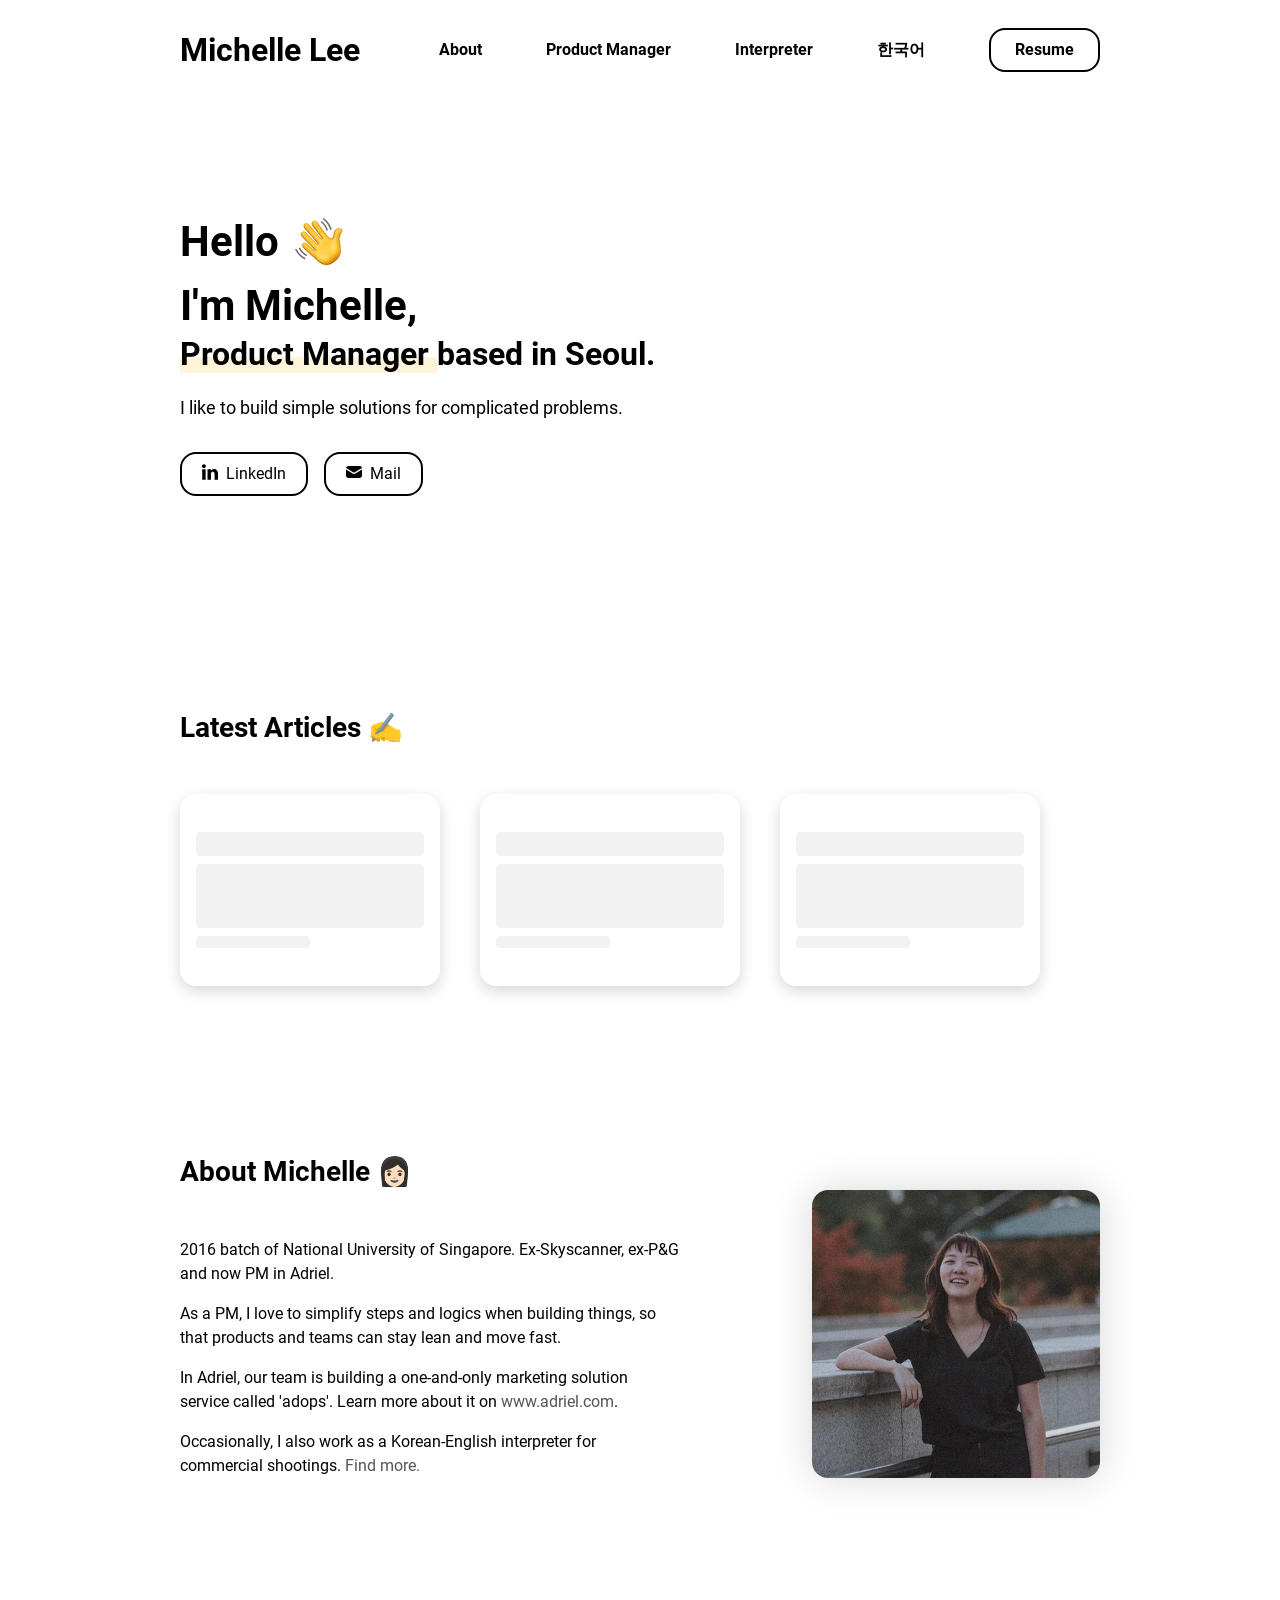
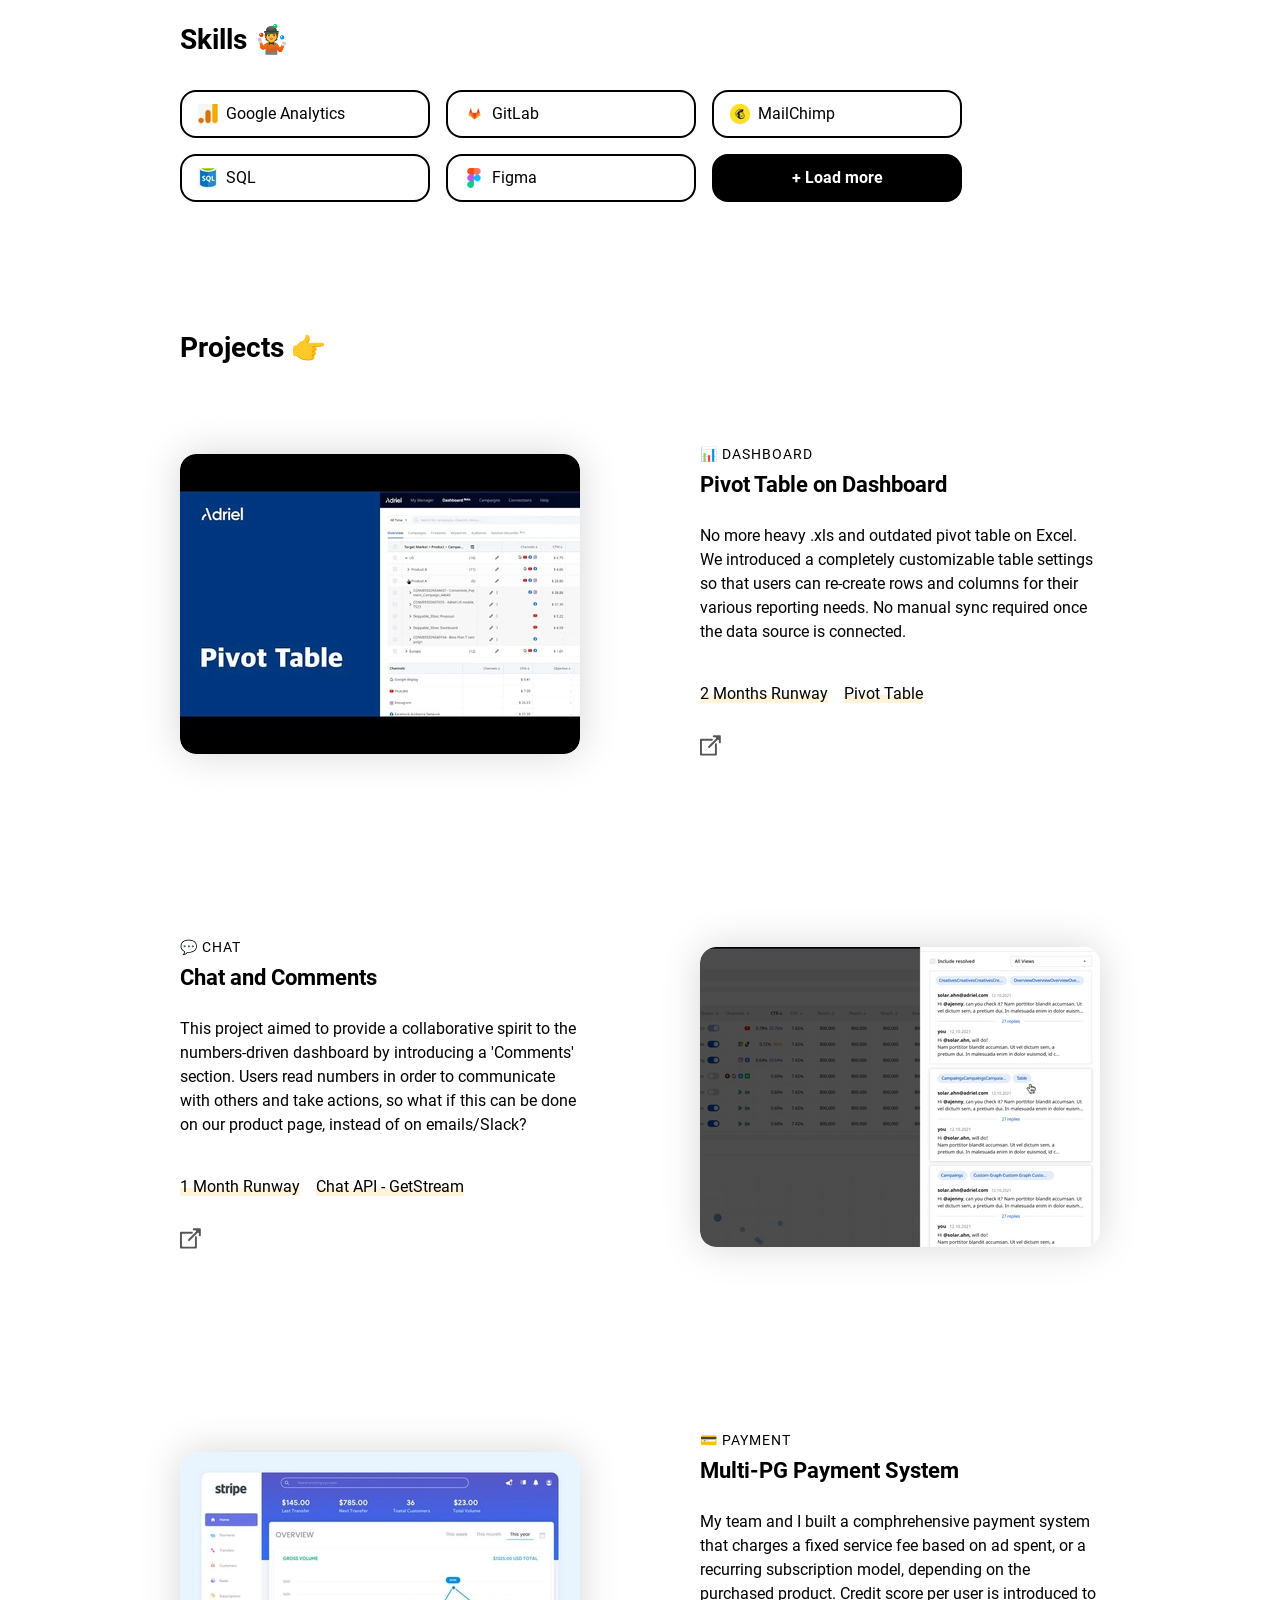
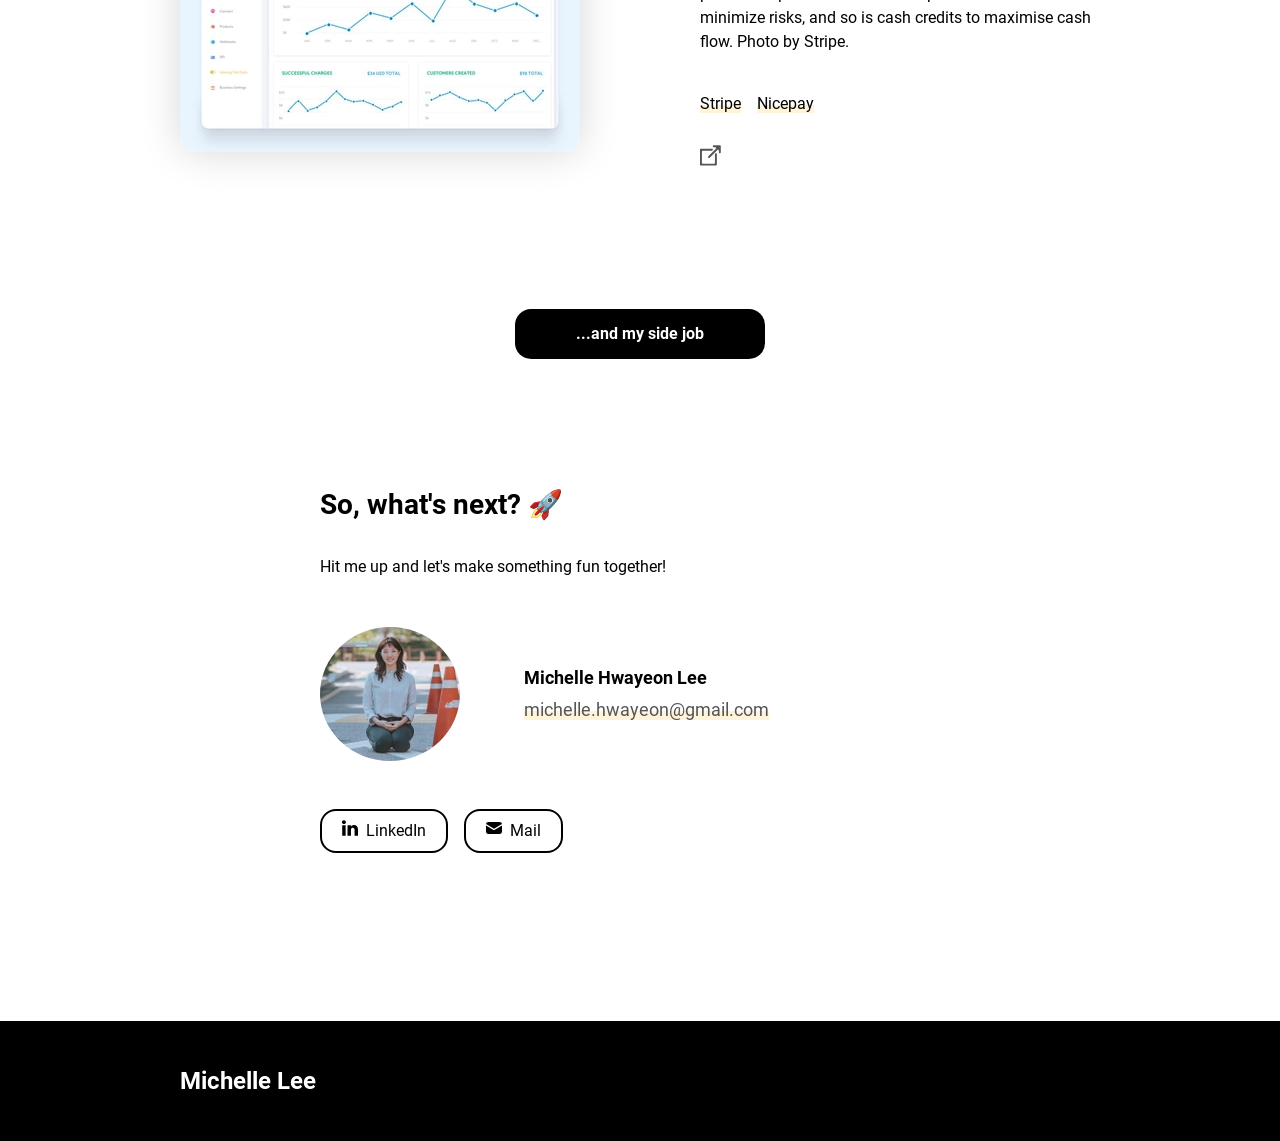
<file: index.html>
<!DOCTYPE html><html lang="en"><head><meta charSet="utf-8"/><meta http-equiv="x-ua-compatible" content="ie=edge"/><meta name="viewport" content="width=device-width, initial-scale=1, shrink-to-fit=no"/><meta name="theme-color" content="#000000"/><meta data-react-helmet="true" property="twitter:description" content="My name is Michelle and I build, scrap and re-build things in tech."/><meta data-react-helmet="true" property="twitter:title" content="Michelle Hwayeon Lee&#x27;s Portfolio"/><meta data-react-helmet="true" property="twitter:creator" content="Michelle Hwayeon Lee"/><meta data-react-helmet="true" property="twitter:card" content="summary"/><meta data-react-helmet="true" property="og:type" content="website"/><meta data-react-helmet="true" property="og:description" content="My name is Michelle and I build, scrap and re-build things in tech."/><meta data-react-helmet="true" property="og:url" content="https://michellehylee.com/"/><meta data-react-helmet="true" property="og:site_name" content="Michelle Hwayeon Lee&#x27;s Portfolio"/><meta data-react-helmet="true" property="og:title" content="Michelle Hwayeon Lee&#x27;s Portfolio"/><meta data-react-helmet="true" name="description" content="My name is Michelle and I build, scrap and re-build things in tech."/><meta name="generator" content="Gatsby 4.6.0"/><style data-href="/styles.53effa7b6a59b20890c6.css" data-identity="gatsby-global-css">@font-face{font-display:swap;font-family:Roboto;font-style:normal;font-weight:400;src:url(/static/roboto-cyrillic-ext-400-normal-493afe7ae8ecfe26880062706f9bc876.woff2) format("woff2"),url(/static/roboto-all-400-normal-376ea5d93f71583052f65de4e0c6a92c.woff) format("woff");unicode-range:U+0460-052f,U+1c80-1c88,U+20b4,U+2de0-2dff,U+a640-a69f,U+fe2e-fe2f}@font-face{font-display:swap;font-family:Roboto;font-style:normal;font-weight:400;src:url([data-uri]) format("woff2"),url(/static/roboto-all-400-normal-376ea5d93f71583052f65de4e0c6a92c.woff) format("woff");unicode-range:U+0400-045f,U+0490-0491,U+04b0-04b1,U+2116}@font-face{font-display:swap;font-family:Roboto;font-style:normal;font-weight:400;src:url([data-uri]) format("woff2"),url(/static/roboto-all-400-normal-376ea5d93f71583052f65de4e0c6a92c.woff) format("woff");unicode-range:U+1f??}@font-face{font-display:swap;font-family:Roboto;font-style:normal;font-weight:400;src:url([data-uri]) format("woff2"),url(/static/roboto-all-400-normal-376ea5d93f71583052f65de4e0c6a92c.woff) format("woff");unicode-range:U+0370-03ff}@font-face{font-display:swap;font-family:Roboto;font-style:normal;font-weight:400;src:url([data-uri]) format("woff2"),url(/static/roboto-all-400-normal-376ea5d93f71583052f65de4e0c6a92c.woff) format("woff");unicode-range:U+0102-0103,U+0110-0111,U+0128-0129,U+0168-0169,U+01a0-01a1,U+01af-01b0,U+1ea0-1ef9,U+20ab}@font-face{font-display:swap;font-family:Roboto;font-style:normal;font-weight:400;src:url(/static/roboto-latin-ext-400-normal-c3dcdbd5bb4d4af80817dc0edc1cd888.woff2) format("woff2"),url(/static/roboto-all-400-normal-376ea5d93f71583052f65de4e0c6a92c.woff) format("woff");unicode-range:U+0100-024f,U+0259,U+1e??,U+2020,U+20a0-20ab,U+20ad-20cf,U+2113,U+2c60-2c7f,U+a720-a7ff}@font-face{font-display:swap;font-family:Roboto;font-style:normal;font-weight:400;src:url(/static/roboto-latin-400-normal-4673b4537a84c7f7a130799aa6af329b.woff2) format("woff2"),url(/static/roboto-all-400-normal-376ea5d93f71583052f65de4e0c6a92c.woff) format("woff");unicode-range:U+00??,U+0131,U+0152-0153,U+02bb-02bc,U+02c6,U+02da,U+02dc,U+2000-206f,U+2074,U+20ac,U+2122,U+2191,U+2193,U+2212,U+2215,U+feff,U+fffd}@font-face{font-display:swap;font-family:Roboto;font-style:normal;font-weight:700;src:url(/static/roboto-cyrillic-ext-700-normal-b816cda3107bb21c87e131350878a58b.woff2) format("woff2"),url(/static/roboto-all-700-normal-ef6d1d09b20b877fee4ee89fde70755b.woff) format("woff");unicode-range:U+0460-052f,U+1c80-1c88,U+20b4,U+2de0-2dff,U+a640-a69f,U+fe2e-fe2f}@font-face{font-display:swap;font-family:Roboto;font-style:normal;font-weight:700;src:url([data-uri]) format("woff2"),url(/static/roboto-all-700-normal-ef6d1d09b20b877fee4ee89fde70755b.woff) format("woff");unicode-range:U+0400-045f,U+0490-0491,U+04b0-04b1,U+2116}@font-face{font-display:swap;font-family:Roboto;font-style:normal;font-weight:700;src:url([data-uri]) format("woff2"),url(/static/roboto-all-700-normal-ef6d1d09b20b877fee4ee89fde70755b.woff) format("woff");unicode-range:U+1f??}@font-face{font-display:swap;font-family:Roboto;font-style:normal;font-weight:700;src:url([data-uri]) format("woff2"),url(/static/roboto-all-700-normal-ef6d1d09b20b877fee4ee89fde70755b.woff) format("woff");unicode-range:U+0370-03ff}@font-face{font-display:swap;font-family:Roboto;font-style:normal;font-weight:700;src:url([data-uri]) format("woff2"),url(/static/roboto-all-700-normal-ef6d1d09b20b877fee4ee89fde70755b.woff) format("woff");unicode-range:U+0102-0103,U+0110-0111,U+0128-0129,U+0168-0169,U+01a0-01a1,U+01af-01b0,U+1ea0-1ef9,U+20ab}@font-face{font-display:swap;font-family:Roboto;font-style:normal;font-weight:700;src:url(/static/roboto-latin-ext-700-normal-bcf37d666ce10b3556cd04b17d96d68d.woff2) format("woff2"),url(/static/roboto-all-700-normal-ef6d1d09b20b877fee4ee89fde70755b.woff) format("woff");unicode-range:U+0100-024f,U+0259,U+1e??,U+2020,U+20a0-20ab,U+20ad-20cf,U+2113,U+2c60-2c7f,U+a720-a7ff}@font-face{font-display:swap;font-family:Roboto;font-style:normal;font-weight:700;src:url(/static/roboto-latin-700-normal-0682ca7f74351d42bf73ed1e95572bfe.woff2) format("woff2"),url(/static/roboto-all-700-normal-ef6d1d09b20b877fee4ee89fde70755b.woff) format("woff");unicode-range:U+00??,U+0131,U+0152-0153,U+02bb-02bc,U+02c6,U+02da,U+02dc,U+2000-206f,U+2074,U+20ac,U+2122,U+2191,U+2193,U+2212,U+2215,U+feff,U+fffd}

/*! normalize.css v8.0.1 | MIT License | github.com/necolas/normalize.css */html{-webkit-text-size-adjust:100%;line-height:1.15}body{margin:0}main{display:block}h1{font-size:2em;margin:.67em 0}hr{box-sizing:content-box;height:0;overflow:visible}pre{font-family:monospace,monospace;font-size:1em}a{background-color:transparent}abbr[title]{border-bottom:none;text-decoration:underline;text-decoration:underline dotted}b,strong{font-weight:bolder}code,kbd,samp{font-family:monospace,monospace;font-size:1em}small{font-size:80%}sub,sup{font-size:75%;line-height:0;position:relative;vertical-align:baseline}sub{bottom:-.25em}sup{top:-.5em}img{border-style:none}button,input,optgroup,select,textarea{font-family:inherit;font-size:100%;line-height:1.15;margin:0}button,input{overflow:visible}button,select{text-transform:none}[type=button],[type=reset],[type=submit],button{-webkit-appearance:button}[type=button]::-moz-focus-inner,[type=reset]::-moz-focus-inner,[type=submit]::-moz-focus-inner,button::-moz-focus-inner{border-style:none;padding:0}[type=button]:-moz-focusring,[type=reset]:-moz-focusring,[type=submit]:-moz-focusring,button:-moz-focusring{outline:1px dotted ButtonText}fieldset{padding:.35em .75em .625em}legend{box-sizing:border-box;color:inherit;display:table;max-width:100%;padding:0;white-space:normal}progress{vertical-align:baseline}textarea{overflow:auto}[type=checkbox],[type=radio]{box-sizing:border-box;padding:0}[type=number]::-webkit-inner-spin-button,[type=number]::-webkit-outer-spin-button{height:auto}[type=search]{-webkit-appearance:textfield;outline-offset:-2px}[type=search]::-webkit-search-decoration{-webkit-appearance:none}::-webkit-file-upload-button{-webkit-appearance:button;font:inherit}details{display:block}summary{display:list-item}[hidden],template{display:none}:root{--breakpoint-xs:480px;--breakpoint-sm:768px;--breakpoint-md:992px;--breakpoint-lg:1200px;--border-radius:1rem;--page-width:62.5rem;--page-padding:0 2.5rem;--header-height:6.25rem;--footer-height:7.5rem}*{box-sizing:border-box}html{scroll-behavior:smooth}body,html{height:100%;width:100%}body{text-rendering:optimizeLegibility;background-color:var(--background-color);color:var(--text-color);font-family:var(--base-font);font-size:1rem;font-weight:400;line-height:1.5rem}body.fixed{overflow:hidden;position:fixed}a{-webkit-text-decoration-skip:ink;color:var(--subtext-color);cursor:pointer;display:inline-block;text-decoration:none;text-decoration-skip-ink:auto}a:hover{outline:0}a:focus{outline-color:var(--subtext-color);outline-style:dotted;outline-width:2px}h1{color:var(--primary-color);font-size:1.75rem;font-weight:700;line-height:2rem;margin:1rem 0}h2{font-size:1.625rem}h2,h3{color:var(--primary-color);font-weight:700;line-height:2rem;margin:2rem 0 1rem}h3{font-size:1.375rem}h4{color:var(--primary-color);font-size:1.125rem;font-weight:700;line-height:2rem;margin:2rem 0 1rem}hr{border-width:.05rem;color:var(--tertiary-color);margin:3rem auto;opacity:.1}u{box-shadow:inset 0 -.5em 0 var(--secondary-color);text-decoration:none;transition:box-shadow .3s ease-out}u:hover{box-shadow:inset 0 -1em 0 var(--secondary-color)}#___gatsby,#gatsby-focus-wrapper{height:100%;width:100%}@media screen and (prefers-reduced-motion:reduce){html{scroll-behavior:auto}}body[data-theme=lightTheme]{--primary-color:#000;--secondary-color:#fff4d9;--tertiary-color:#f2f2f2;--text-color:#000;--subtext-color:#555;--background-color:#fff;--card-background-color:#fff;--scroll-bar-color:rgba(0,0,0,.5);--box-shadow-color:rgba(0,0,0,.16);--box-shadow-hover-color:rgba(0,0,0,.32);--base-font:"Roboto",Arial,sans-serif}body[data-theme=darkTheme]{--primary-color:#fafafa;--secondary-color:#341677;--tertiary-color:#252525;--text-color:hsla(0,0%,100%,.87);--subtext-color:#aaa;--background-color:#121212;--card-background-color:#1c1c1c;--scroll-bar-color:hsla(0,0%,100%,.5);--box-shadow-color:rgba(0,0,0,.16);--box-shadow-hover-color:rgba(0,0,0,.32);--base-font:"Roboto",Arial,sans-serif}.style-module--Logo--xzURL{color:var(--primary-color);-webkit-filter:none!important;filter:none!important;font-size:1.75rem;font-weight:900;pointer-events:auto!important;position:relative;-webkit-user-select:auto!important;-ms-user-select:auto!important;user-select:auto!important;z-index:13}@-webkit-keyframes fadeIn{0%{opacity:0}to{opacity:1}}@keyframes fadeIn{0%{opacity:0}to{opacity:1}}@-webkit-keyframes fadeOut{0%{opacity:1}to{opacity:0}}@keyframes fadeOut{0%{opacity:1}to{opacity:0}}@-webkit-keyframes fadeUp{0%{opacity:0;-webkit-transform:translateY(20px);transform:translateY(20px)}to{opacity:1;-webkit-transform:translateY(0);transform:translateY(0)}}@keyframes fadeUp{0%{opacity:0;-webkit-transform:translateY(20px);transform:translateY(20px)}to{opacity:1;-webkit-transform:translateY(0);transform:translateY(0)}}@-webkit-keyframes fadeDown{0%{opacity:0;-webkit-transform:translateY(-20px);transform:translateY(-20px)}to{opacity:1;-webkit-transform:translateY(0);transform:translateY(0)}}@keyframes fadeDown{0%{opacity:0;-webkit-transform:translateY(-20px);transform:translateY(-20px)}to{opacity:1;-webkit-transform:translateY(0);transform:translateY(0)}}@-webkit-keyframes fadeLeft{0%{opacity:0;-webkit-transform:translateX(20px);transform:translateX(20px)}to{opacity:1;-webkit-transform:translateX(0);transform:translateX(0)}}@keyframes fadeLeft{0%{opacity:0;-webkit-transform:translateX(20px);transform:translateX(20px)}to{opacity:1;-webkit-transform:translateX(0);transform:translateX(0)}}@-webkit-keyframes scaleIn{0%{opacity:0;-webkit-transform:scaleY(0);transform:scaleY(0)}to{opacity:1;-webkit-transform:scaleY(1);transform:scaleY(1)}}@keyframes scaleIn{0%{opacity:0;-webkit-transform:scaleY(0);transform:scaleY(0)}to{opacity:1;-webkit-transform:scaleY(1);transform:scaleY(1)}}@-webkit-keyframes reduceHeight{0%{height:100%}to{height:0%}}@keyframes reduceHeight{0%{height:100%}to{height:0%}}@-webkit-keyframes waving-hand{0%{-webkit-transform:rotate(0deg);transform:rotate(0deg)}10%{-webkit-transform:rotate(14deg);transform:rotate(14deg)}20%{-webkit-transform:rotate(-8deg);transform:rotate(-8deg)}30%{-webkit-transform:rotate(14deg);transform:rotate(14deg)}40%{-webkit-transform:rotate(-4deg);transform:rotate(-4deg)}50%{-webkit-transform:rotate(10deg);transform:rotate(10deg)}60%{-webkit-transform:rotate(0deg);transform:rotate(0deg)}to{-webkit-transform:rotate(0deg);transform:rotate(0deg)}}@keyframes waving-hand{0%{-webkit-transform:rotate(0deg);transform:rotate(0deg)}10%{-webkit-transform:rotate(14deg);transform:rotate(14deg)}20%{-webkit-transform:rotate(-8deg);transform:rotate(-8deg)}30%{-webkit-transform:rotate(14deg);transform:rotate(14deg)}40%{-webkit-transform:rotate(-4deg);transform:rotate(-4deg)}50%{-webkit-transform:rotate(10deg);transform:rotate(10deg)}60%{-webkit-transform:rotate(0deg);transform:rotate(0deg)}to{-webkit-transform:rotate(0deg);transform:rotate(0deg)}}.style-module--SplashScreen--vXOkg{align-items:center;background-color:var(--primary-color);display:flex;height:100%;justify-content:center;left:0;position:fixed;top:0;width:100%;z-index:900}.style-module--LogoWrapper--BA0Hc{align-items:center;display:flex;height:4rem;justify-content:center;position:relative;width:auto}.style-module--Backdrop--IqgMA{background-color:var(--primary-color);height:100%;left:0;position:absolute;top:0;width:100%;z-index:1000}.style-module--Footer--pX9BK{align-items:center;background:var(--primary-color);border-top:none;display:flex;flex-direction:row;height:auto;margin-top:2rem;min-height:var(--footer-height);width:100%}.style-module--ContentWrapper--6BjK8{align-items:center;display:flex;flex-direction:row;height:100%;justify-content:space-between;margin:0 auto;max-width:var(--page-width);padding:var(--page-padding);width:100%}.style-module--Links--Lg8lq{display:flex;flex-direction:row;justify-content:space-between;width:auto}.style-module--Links--Lg8lq a{color:var(--background-color);font-size:.875rem;font-weight:700;letter-spacing:1px;margin-right:2rem;text-transform:uppercase}.style-module--Links--Lg8lq a:last-child{margin-right:0}@media (min-width:768px){.style-module--Links--Lg8lq a{margin-right:4rem}}.style-module--Header--mZOzg{align-items:center;background:var(--background-color);display:flex;flex-direction:row;height:auto;min-height:var(--header-height);width:100%}.style-module--ContentWrapper --XYxH4{align-items:center;display:flex;height:100%;justify-content:space-between;margin:0 auto;max-width:var(--page-width);padding:var(--page-padding);width:100%}.style-module--Burger--GrdOa{background:transparent;border:none;cursor:pointer;display:flex;flex-direction:column;height:2rem;justify-content:space-around;padding:0;width:2rem;z-index:12}.style-module--Burger--GrdOa:focus{outline:none}.style-module--Burger--GrdOa div{background:var(--primary-color);border-radius:.625rem;height:.25rem;position:relative;-webkit-transform-origin:1px;transform-origin:1px;transition:all .3s ease-in-out;width:2rem}.style-module--Burger--GrdOa div:first-child{-webkit-transform:rotate(0);transform:rotate(0)}.style-module--Burger--GrdOa div:nth-child(2){opacity:1;-webkit-transform:translateX(0);transform:translateX(0)}.style-module--Burger--GrdOa div:nth-child(3){-webkit-transform:rotate(0);transform:rotate(0)}.style-module--TopNavigationBar--V0syT{align-items:center;background:var(--background-color);display:flex;justify-content:space-between;width:auto}.style-module--TopNavigationBar--V0syT a{color:var(--primary-color);font-size:1rem;font-weight:700;margin-right:4rem;padding:0;position:relative;text-align:center}.style-module--TopNavigationBar--V0syT a:last-child{margin-right:0}.style-module--TopNavigationBar--V0syT a.style-module--NavLink--lBAYL:before{background-color:var(--primary-color);bottom:-.125rem;content:"";height:.1563rem;position:absolute;transition:.2s ease-out;width:0}.style-module--TopNavigationBar--V0syT a.style-module--NavLink--lBAYL:hover:before{width:100%}.style-module--TopNavigationBar--V0syT a.style-module--CtaButton--z3hq0{background:var(--background-color);border:.125rem solid var(--primary-color);border-radius:var(--border-radius);height:auto;padding:.5rem 1.5rem;transition:20ms ease-out;width:auto}.style-module--TopNavigationBar--V0syT a.style-module--CtaButton--z3hq0:hover{background:var(--primary-color);color:var(--background-color)}.style-module--SideBarWrapper--5xUjZ{bottom:0;display:block;height:100vh;outline:0;position:fixed;right:0;top:0;-webkit-transform:translateX(100%);transform:translateX(100%);transition:all .3s ease-in-out;visibility:hidden;width:100%;z-index:10}.style-module--SideNavigationBar--V6e\+O{background:var(--background-color);display:flex;flex-direction:column;height:100vh;justify-content:center;margin-left:auto;padding:2rem;position:relative;right:0;text-align:left;width:55%}.style-module--SideNavigationBar--V6e\+O a{color:var(--primary-color);font-size:1.5rem;font-weight:700;padding:1.5rem 0;text-align:center}.style-module--SideNavigationBar--V6e\+O a.style-module--CtaButton--z3hq0{background:var(--background-color);border:.125rem solid var(--primary-color);border-radius:var(--border-radius);height:auto;margin:1.5rem auto;padding:1rem 1.5rem;width:auto}.style-module--SideBarBackdrop--\+0cBv{background:rgba(0,0,0,.3);display:none;height:100%;left:0;position:fixed;top:0;transition:all .3s ease-in-out;width:100%;z-index:9}.style-module--Blurred--8gPkd footer,.style-module--Blurred--8gPkd main{-webkit-filter:blur(5px);filter:blur(5px);overflow:hidden;pointer-events:none;transition:all .3s ease-out;-webkit-user-select:none;-ms-user-select:none;user-select:none}.CookieConsent{align-items:center;background:var(--primary-color);border-radius:var(--border-radius);color:var(--background-color);display:flex;flex-direction:column;justify-content:space-between;margin:0 auto;max-width:var(--page-width);padding:1rem 2rem;width:90%}.CookieConsent button{background-color:var(--primary-color);border:2px solid var(--background-color);border-radius:var(--border-radius);color:var(--background-color);font-size:.875rem;font-weight:700;height:3rem;margin:0 1rem 0 0;outline:none;padding:1rem;text-align:center;text-decoration:none;text-transform:uppercase;width:8rem}.CookieConsent button:active,.CookieConsent button:focus,.CookieConsent button:hover{cursor:pointer;outline:none}.CookieConsent button#confirm{background-color:var(--background-color);border:none;color:var(--primary-color);margin:0}@media (min-width:992px){.CookieConsent{flex-direction:row}}.style-module--CookieBar--kxAGJ{bottom:1rem;left:0;margin:0;position:fixed;width:100%;z-index:999}.style-module--Layout--s6yp3{display:grid;grid-template-columns:100%;grid-template-rows:auto 1fr auto;margin:0 auto;min-height:100%;width:100%}.style-module--Layout--s6yp3 main{margin-top:2rem}.style-module--Section--HYcY6{background:var(--background-color);height:auto;scroll-margin-top:60px;width:100%}.style-module--Section--HYcY6 .style-module--Heading--LAAvY{font-size:1.75rem;line-height:2.25rem;margin:0 0 2rem}.style-module--ContentWrapper --Nt3lH{height:100%;margin:0 auto 8rem;max-width:var(--page-width);padding:var(--page-padding);width:100%}.style-module--AuthorSnippet--fHN99{align-items:flex-start;display:flex;flex-direction:column;justify-content:space-between;max-width:660px;padding:0;width:100%}.style-module--AuthorSnippet--fHN99 .style-module--Avatar--HiziA{border-radius:50%;height:100px;width:100px}.style-module--AuthorSnippet--fHN99 .style-module--Description--G71wk{margin-top:1rem;width:100%}.style-module--AuthorSnippet--fHN99 .style-module--WrittenBy--GBoAA{color:var(--subtext-color);font-size:.875rem;letter-spacing:.5px}.style-module--AuthorSnippet--fHN99 .style-module--Bio--L9jdK{margin:.5rem 0}@media screen and (min-width:768px){.style-module--AuthorSnippet--fHN99{align-items:center;flex-direction:row;justify-content:space-between;padding:var(--page-padding)}.style-module--AuthorSnippet--fHN99 .style-module--Description--G71wk{max-width:27.5rem;width:100%}}.style-module--Breadcrumb--FUh7R{background-color:var(--subtext-color);border-radius:var(--border-radius);display:inline-block;font-size:12px;font-weight:400;margin-bottom:2rem;padding:0 .5rem}.style-module--Breadcrumb--FUh7R a{letter-spacing:1px}.style-module--Breadcrumb--FUh7R .style-module--BackArrow--92zoa,.style-module--Breadcrumb--FUh7R a{color:var(--background-color)}.style-module--Breadcrumb--FUh7R .style-module--BackArrow--92zoa{margin-right:.25rem}.style-module--Article--pFdyf{height:100%;margin:0 auto;max-width:740px;padding:var(--page-padding);width:100%}.style-module--Article--pFdyf .style-module--Banner--y9rID,.style-module--Article--pFdyf .style-module--Body--nax22,.style-module--Article--pFdyf .style-module--Footer--1Aj9z,.style-module--Article--pFdyf .style-module--Header--H6-D9{margin-bottom:3rem}.style-module--Article--pFdyf .style-module--Category--1CoYz{color:var(--subtext-color);display:block;font-size:.875rem;font-weight:700;letter-spacing:1px;text-transform:uppercase}.style-module--Article--pFdyf .style-module--Details--kmdiu{font-size:.875rem;letter-spacing:.5px}.style-module--Article--pFdyf .style-module--ReadingTime--RSBki{margin-left:.5rem}.style-module--Article--pFdyf .style-module--ReadingTime--RSBki:before{content:"–";margin-right:.5rem}.style-module--Article--pFdyf .style-module--BannerImage--ccjd3{border-radius:var(--border-radius);margin-bottom:0}.style-module--Article--pFdyf .style-module--BannerCaption--VRhK6{display:block;font-size:.875rem;letter-spacing:.5px;text-align:center}.style-module--Article--pFdyf .style-module--Body--nax22 .style-module--Content--pkA2h{font-size:1.125rem;line-height:2rem;margin-bottom:3rem}.style-module--Article--pFdyf .style-module--Body--nax22 .style-module--Keyword--miw0l{background-color:var(--tertiary-color);border-radius:.5rem;color:var(--subtext-color);font-size:.875rem;margin-right:.5rem;padding:.125rem .375rem}.style-module--Article--pFdyf .style-module--Footer--1Aj9z{border-top:3px solid var(--tertiary-color);padding-top:3rem}.style-module--SlideContainer--YL8oD{-webkit-overflow-scrolling:touch;margin:0 -2.5rem;overflow-x:auto;overflow-y:hidden;padding:var(--page-padding);padding-bottom:.5rem;white-space:nowrap}.style-module--SlideContainer--YL8oD::-webkit-scrollbar{display:none}@media (hover:hover){.style-module--SlideContainer--YL8oD{scrollbar-color:var(--scroll-bar-color)}.style-module--SlideContainer--YL8oD::-webkit-scrollbar{-webkit-appearance:none;display:block}.style-module--SlideContainer--YL8oD::-webkit-scrollbar:horizontal{height:.8rem}.style-module--SlideContainer--YL8oD::-webkit-scrollbar-thumb{background-color:var(--scroll-bar-color);border:.2rem solid var(--background-color);border-radius:8px}.style-module--SlideContainer--YL8oD::-webkit-scrollbar-track{background-color:var(--background-color);border-radius:8px}}.style-module--Profile--yX-7v{background:var(--background-color);background:linear-gradient(to right,var(--primary-color) 50%,var(--background-color) 50%);background-position:100% 100%;background-size:205% 100%;border:.125rem solid var(--primary-color);border-radius:var(--border-radius);color:var(--primary-color);font-size:1rem;height:auto;margin-right:.5rem;padding:.3rem 1.25rem;transition:all .1s ease-out;width:auto}.style-module--Profile--yX-7v:hover{background-position:0 100%;color:var(--background-color)}.style-module--Profile--yX-7v svg{height:1rem;margin-bottom:-.05rem;margin-right:.25rem;width:1rem}.style-module--Profile--yX-7v:hover svg{-webkit-filter:invert(1);filter:invert(1)}@media (min-width:768px){.style-module--Profile--yX-7v{margin-right:1rem}}.style-module--Hero--Evv0u{display:flex;flex-direction:column;justify-content:center;min-height:50vh}.style-module--Hero--Evv0u .style-module--Title--Twdkw{font-size:2rem;font-weight:700;line-height:2.375rem;margin:0 0 1.5rem}.style-module--Hero--Evv0u .style-module--Subtitle--qhIz8{font-size:1.25rem;font-weight:700;line-height:1.5rem;margin:-.5rem 0 0}.style-module--Hero--Evv0u p{font-size:1.125rem;margin-bottom:2rem}.style-module--Intro--agHzQ{align-items:center;display:flex;justify-content:flex-start}.style-module--ImagePrefix--bcT3l{color:var(--primary-color);display:inline-block;font-size:2rem;font-weight:700;line-height:3rem}.style-module--Image--jVafd{display:inline-block;height:36px;margin-left:1rem;-webkit-transform-origin:70% 70%;transform-origin:70% 70%;width:36px}@media (min-width:768px){.style-module--Hero--Evv0u .style-module--Title--Twdkw{font-size:2.625rem;line-height:4rem;margin-bottom:0}.style-module--Hero--Evv0u .style-module--Subtitle--qhIz8{font-size:2rem;line-height:3rem}.style-module--ImagePrefix--bcT3l{font-size:2.625rem;line-height:4rem}.style-module--Image--jVafd{height:48px;width:48px}}.style-module--Card--xmHd-{background:var(--card-color);border-radius:var(--border-radius);box-shadow:0 5px 15px var(--box-shadow-color);display:inline-flex;flex-direction:column;height:auto;justify-content:space-around;margin:1rem 2.5rem 2rem 0;min-height:12rem;transition:box-shadow .3s ease-out;white-space:normal;width:16.25rem}.style-module--Card--xmHd-:hover{box-shadow:0 5px 15px var(--box-shadow-hover-color)}.style-module--Card--xmHd- .style-module--Banner--1AHea{background:var(--tertiary-color);border-top-left-radius:var(--border-radius);border-top-right-radius:var(--border-radius);height:5rem}.style-module--Card--xmHd- .style-module--ImageWrapper--UDAGh{height:100%;max-height:5rem}.style-module--Card--xmHd- .style-module--Image--Q-EOT{border-top-left-radius:var(--border-radius);border-top-right-radius:var(--border-radius)}.style-module--Card--xmHd- .style-module--DescriptionWrapper--X4Z6Q{display:flex;flex-direction:column;height:auto;justify-content:center;padding:2rem 1rem}.style-module--Card--xmHd- .style-module--Category--7rkhy{color:var(--primary-color);font-weight:700;letter-spacing:1px;text-transform:uppercase}.style-module--Card--xmHd- .style-module--Title--3nDZX{font-size:1rem;font-weight:400;line-height:1.5rem;margin:.25rem 0}.style-module--Card--xmHd- .style-module--Details--W6Sx5{color:var(--subtext-color);font-size:.75rem;letter-spacing:.5px}.style-module--Card--xmHd- .style-module--ReadingTime--oDks7{margin-left:.25rem}.style-module--Card--xmHd- .style-module--ReadingTime--oDks7:before{content:"–";margin-right:.25rem}.style-module--Articles--RF2oE{align-items:center;display:flex;flex-direction:row;justify-content:flex-start}.style-module--About--D2YAT{display:flex;flex-direction:column;justify-content:space-between}.style-module--About--D2YAT .style-module--Description--LgGZH{margin-bottom:3rem;max-width:31.25rem;width:100%}.style-module--About--D2YAT .style-module--ImageWrapper--pBujx{max-width:18rem;width:100%}.style-module--About--D2YAT .style-module--Image--V-O8y{border-radius:var(--border-radius);box-shadow:0 0 2.5rem rgba(0,0,0,.16);-webkit-filter:grayscale(20%) contrast(1) brightness(90%);filter:grayscale(20%) contrast(1) brightness(90%)}@media (min-width:768px){.style-module--About--D2YAT{flex-direction:row;justify-content:space-between}.style-module--About--D2YAT .style-module--Description--LgGZH{margin-bottom:0;margin-right:3rem}.style-module--About--D2YAT .style-module--ImageWrapper--pBujx{margin-top:-2rem}}.style-module--Button--grH1j{background-color:var(--primary-color);border:none;border-radius:var(--border-radius);color:var(--background-color);display:inline-block;font-size:1rem;font-weight:700;height:100%;margin:0 auto;max-width:15.625rem;padding:.8rem 1.5rem;text-align:center;text-decoration:none;width:100%}.style-module--Button--grH1j:active,.style-module--Button--grH1j:hover{cursor:pointer;outline:none}.style-module--Button--grH1j:focus{outline-color:var(--subtext-color);outline-style:dotted;outline-width:2px}.style-module--Listing--UuymE{align-items:stretch;display:flex;flex-direction:row;flex-wrap:wrap;justify-content:flex-start}.style-module--Filter--MTd\+O{margin-bottom:3rem}.style-module--Filter--MTd\+O .style-module--Options--NRW7S{margin-top:1rem}.style-module--Filter--MTd\+O .style-module--Option--g7uSm{border:2px solid var(--subtext-color);border-radius:var(--border-radius);color:var(--subtext-color);cursor:pointer;display:inline-block;font-size:.875rem;font-weight:400;height:2.3125rem;line-height:2.2rem;margin-right:1rem;padding:0 1.5rem;width:auto}.style-module--Filter--MTd\+O .style-module--Option--g7uSm.style-module--Selected--8xZTc{border-color:var(--primary-color);color:var(--primary-color);font-weight:700}.style-module--LoadMore--i0wHR{margin-top:3rem;text-align:center}@media (hover:hover){.style-module--Filter--MTd\+O .style-module--Option--g7uSm:active,.style-module--Filter--MTd\+O .style-module--Option--g7uSm:hover{border-color:var(--primary-color);color:var(--primary-color);font-weight:700}}.style-module--Interests--PTs7f{-webkit-column-gap:1rem;column-gap:1rem;display:grid;grid-auto-flow:row;grid-template-columns:repeat(1,17.5rem);row-gap:1rem}.style-module--Interest--S-1PG{align-items:center;background:var(--card-background-color);border:.125rem solid var(--primary-color);border-radius:var(--border-radius);display:inline-flex;height:3rem;justify-content:flex-start;padding:1rem;width:17.5rem}.style-module--Interests--PTs7f button{max-width:17.5rem}.style-module--Interest--S-1PG .style-module--Icon--S2\+P5{margin-right:.5rem}@media (min-width:600px){.style-module--Interests--PTs7f{grid-template-columns:repeat(2,15.625rem)}.style-module--Interest--S-1PG{width:15.625rem}.style-module--Interests--PTs7f button{max-width:15.625rem}}@media (min-width:880px){.style-module--Interests--PTs7f{grid-template-columns:repeat(3,15.625rem)}}.style-module--Project--bSesc{align-items:center;display:flex;flex-direction:column-reverse;flex-shrink:0;justify-content:flex-end;margin-bottom:2rem;margin-top:3rem;max-width:20rem;padding-right:2.5rem;white-space:normal}.style-module--Project--bSesc .style-module--Details--8i8Oa{display:flex;flex-direction:column;margin-top:3rem;max-width:25rem;width:100%}.style-module--Project--bSesc .style-module--Details--8i8Oa .style-module--Category--8wNOB{font-size:.875rem;letter-spacing:1px;line-height:1rem;text-transform:uppercase}.style-module--Project--bSesc .style-module--Details--8i8Oa .style-module--Title--hQGtV{font-size:1.375rem;font-weight:700;line-height:1.625rem;margin-bottom:.625rem;margin-top:.625rem}.style-module--Project--bSesc .style-module--Details--8i8Oa .style-module--Tags--15NuW{display:flex;flex-wrap:wrap;line-height:1.2rem;margin-top:1.5rem}.style-module--Project--bSesc .style-module--Details--8i8Oa .style-module--Tags--15NuW span{margin-bottom:1rem;margin-right:1rem}.style-module--Project--bSesc .style-module--Details--8i8Oa .style-module--Links--dgKuy{align-items:center;display:flex;justify-content:flex-start;margin-top:1rem;width:100%}.style-module--Project--bSesc .style-module--Details--8i8Oa .style-module--Links--dgKuy a{display:inline-block;margin-right:2rem}.style-module--Project--bSesc .style-module--Details--8i8Oa .style-module--Links--dgKuy svg{height:1.3rem;transition:all .3s ease-out;width:1.3rem}.style-module--Project--bSesc .style-module--Details--8i8Oa .style-module--Links--dgKuy svg:hover{fill:var(--primary-color)}.style-module--Project--bSesc .style-module--ProjectImageWrapper--Zo9iV{border-radius:var(--border-radius);box-shadow:0 0 2.5rem var(--box-shadow-color);height:15rem;max-width:25rem;transition:all .3s ease-out;width:100%}.style-module--Project--bSesc .style-module--ProjectImageWrapper--Zo9iV:hover{box-shadow:0 0 2.5rem var(--box-shadow-hover-color);-webkit-transform:translate3d(0,-.125rem,0);transform:translate3d(0,-.125rem,0)}.style-module--Project--bSesc .style-module--ProjectImage--ju6ZI{border-radius:var(--border-radius)}@media (min-width:480px){.style-module--Project--bSesc{max-width:25rem;padding-right:5rem}}@media (min-width:992px){.style-module--Project--bSesc{flex-direction:row;flex-shrink:1;justify-content:space-between;margin-bottom:8rem;max-width:62.5rem;padding-right:0}.style-module--Project--bSesc .style-module--Details--8i8Oa{margin-top:0}.style-module--Project--bSesc .style-module--ProjectImageWrapper--Zo9iV{height:18.75rem}}.style-module--Projects--pBlNb{display:flex;flex-direction:row;margin-top:-2rem}.style-module--MoreProjects--BjdQw{margin-top:4rem;text-align:center}@media (min-width:992px){.style-module--Projects--pBlNb{flex-direction:column;margin-top:0}.style-module--MoreProjects--BjdQw{margin-top:0}}.style-module--Contact--HG\+De{max-width:45rem;width:100%}.style-module--Contact--HG\+De .style-module--Description--h66q4{margin-bottom:0;margin-top:0}.style-module--Contact--HG\+De .style-module--Profile--OwryU{display:flex;flex-direction:column;justify-content:flex-start;margin-bottom:2rem;margin-top:3rem}.style-module--Contact--HG\+De .style-module--Profile--OwryU .style-module--Avatar---aTHW{border-radius:50%;margin-bottom:2rem;margin-right:4rem;max-width:8.75rem;width:100%}.style-module--Contact--HG\+De .style-module--Profile--OwryU .style-module--ContactDetails--cNpIa{font-size:1.125rem;line-height:2rem}.style-module--Contact--HG\+De .style-module--Profile--OwryU .style-module--ContactDetails--cNpIa .style-module--Name--gkj6S{font-weight:700}@media (min-width:768px){.style-module--Contact--HG\+De .style-module--Profile--OwryU{align-items:center;flex-direction:row;margin-bottom:3rem}.style-module--Contact--HG\+De .style-module--Profile--OwryU .style-module--Avatar---aTHW{margin-bottom:0}}</style><title data-react-helmet="true">Michelle Hwayeon Lee&#x27;s Portfolio</title><style>.gatsby-image-wrapper{position:relative;overflow:hidden}.gatsby-image-wrapper picture.object-fit-polyfill{position:static!important}.gatsby-image-wrapper img{bottom:0;height:100%;left:0;margin:0;max-width:none;padding:0;position:absolute;right:0;top:0;width:100%;object-fit:cover}.gatsby-image-wrapper [data-main-image]{opacity:0;transform:translateZ(0);transition:opacity .25s linear;will-change:opacity}.gatsby-image-wrapper-constrained{display:inline-block;vertical-align:top}</style><noscript><style>.gatsby-image-wrapper noscript [data-main-image]{opacity:1!important}.gatsby-image-wrapper [data-placeholder-image]{opacity:0!important}</style></noscript><script type="module">const e="undefined"!=typeof HTMLImageElement&&"loading"in HTMLImageElement.prototype;e&&document.body.addEventListener("load",(function(e){if(void 0===e.target.dataset.mainImage)return;if(void 0===e.target.dataset.gatsbyImageSsr)return;const t=e.target;let a=null,n=t;for(;null===a&&n;)void 0!==n.parentNode.dataset.gatsbyImageWrapper&&(a=n.parentNode),n=n.parentNode;const o=a.querySelector("[data-placeholder-image]"),r=new Image;r.src=t.currentSrc,r.decode().catch((()=>{})).then((()=>{t.style.opacity=1,o&&(o.style.opacity=0,o.style.transition="opacity 500ms linear")}))}),!0);</script><link rel="sitemap" type="application/xml" href="/sitemap/sitemap-index.xml"/><link rel="icon" href="/favicon-32x32.png?v=df8be86322bd2501e475767df9a26b2b" type="image/png"/><link rel="manifest" href="/manifest.webmanifest" crossorigin="anonymous"/><link rel="apple-touch-icon" sizes="48x48" href="/icons/icon-48x48.png?v=df8be86322bd2501e475767df9a26b2b"/><link rel="apple-touch-icon" sizes="72x72" href="/icons/icon-72x72.png?v=df8be86322bd2501e475767df9a26b2b"/><link rel="apple-touch-icon" sizes="96x96" href="/icons/icon-96x96.png?v=df8be86322bd2501e475767df9a26b2b"/><link rel="apple-touch-icon" sizes="144x144" href="/icons/icon-144x144.png?v=df8be86322bd2501e475767df9a26b2b"/><link rel="apple-touch-icon" sizes="192x192" href="/icons/icon-192x192.png?v=df8be86322bd2501e475767df9a26b2b"/><link rel="apple-touch-icon" sizes="256x256" href="/icons/icon-256x256.png?v=df8be86322bd2501e475767df9a26b2b"/><link rel="apple-touch-icon" sizes="384x384" href="/icons/icon-384x384.png?v=df8be86322bd2501e475767df9a26b2b"/><link rel="apple-touch-icon" sizes="512x512" href="/icons/icon-512x512.png?v=df8be86322bd2501e475767df9a26b2b"/><link rel="preconnect" href="https://www.google-analytics.com"/><link rel="dns-prefetch" href="https://www.google-analytics.com"/><link as="script" rel="preload" href="/webpack-runtime-d5b35dcdd63478e7c03a.js"/><link as="script" rel="preload" href="/framework-92d2adab557805579119.js"/><link as="script" rel="preload" href="/app-061029296fd7798ac498.js"/><link as="script" rel="preload" href="/d37e71c39ee16e36a7ee69ccb816607ed55c64c9-facbd7d75b3b158ee322.js"/><link as="script" rel="preload" href="/93de3cffe3ecf015331d29d60f10a20643928b84-8b88722c7f3a6c33fd83.js"/><link as="script" rel="preload" href="/component---src-pages-index-js-1ff715cb817177982e48.js"/><link as="fetch" rel="preload" href="/page-data/index/page-data.json" crossorigin="anonymous"/><link as="fetch" rel="preload" href="/page-data/sq/d/1094019748.json" crossorigin="anonymous"/><link as="fetch" rel="preload" href="/page-data/sq/d/1764120992.json" crossorigin="anonymous"/><link as="fetch" rel="preload" href="/page-data/sq/d/2442753764.json" crossorigin="anonymous"/><link as="fetch" rel="preload" href="/page-data/sq/d/2572006233.json" crossorigin="anonymous"/><link as="fetch" rel="preload" href="/page-data/sq/d/3163442641.json" crossorigin="anonymous"/><link as="fetch" rel="preload" href="/page-data/sq/d/3535903119.json" crossorigin="anonymous"/><link as="fetch" rel="preload" href="/page-data/sq/d/3653240975.json" crossorigin="anonymous"/><link as="fetch" rel="preload" href="/page-data/sq/d/540466502.json" crossorigin="anonymous"/><link as="fetch" rel="preload" href="/page-data/sq/d/597217301.json" crossorigin="anonymous"/><link as="fetch" rel="preload" href="/page-data/app-data.json" crossorigin="anonymous"/></head><body data-theme="lightTheme" class="fixed"><div id="___gatsby"><div style="outline:none" tabindex="-1" id="gatsby-focus-wrapper"><div class="style-module--SplashScreen--vXOkg" style="opacity:0"><div class="style-module--LogoWrapper--BA0Hc"><div class="style-module--Backdrop--IqgMA" style="opacity:0"></div><div class="style-module--Logo--xzURL" aria-roledescription="logo" style="font-size:3rem;color:var(--background-color)">Michelle Lee</div></div></div></div><div id="gatsby-announcer" style="position:absolute;top:0;width:1px;height:1px;padding:0;overflow:hidden;clip:rect(0, 0, 0, 0);white-space:nowrap;border:0" aria-live="assertive" aria-atomic="true"></div></div><script>
  
  
  if(true) {
    (function(i,s,o,g,r,a,m){i['GoogleAnalyticsObject']=r;i[r]=i[r]||function(){
    (i[r].q=i[r].q||[]).push(arguments)},i[r].l=1*new Date();a=s.createElement(o),
    m=s.getElementsByTagName(o)[0];a.async=1;a.src=g;m.parentNode.insertBefore(a,m)
    })(window,document,'script','https://www.google-analytics.com/analytics.js','ga');
  }
  if (typeof ga === "function") {
    ga('create', 'UA-73599761-3', 'auto', {});
      
      
      
      
      
      }</script><script id="gatsby-script-loader">/*<![CDATA[*/window.pagePath="/";window.___webpackCompilationHash="05b198435186c34631aa";/*]]>*/</script><script id="gatsby-chunk-mapping">/*<![CDATA[*/window.___chunkMapping={"polyfill":["/polyfill-8cc3c6bd6d524beb2c62.js"],"app":["/app-061029296fd7798ac498.js"],"component---cache-caches-gatsby-plugin-offline-app-shell-js":["/component---cache-caches-gatsby-plugin-offline-app-shell-js-3be0db19ccf1cb725d0c.js"],"component---node-modules-gatsby-theme-portfolio-minimal-src-pages-404-tsx":["/component---node-modules-gatsby-theme-portfolio-minimal-src-pages-404-tsx-0c3afec08b395f422e02.js"],"component---node-modules-gatsby-theme-portfolio-minimal-src-templates-article-index-tsx":["/component---node-modules-gatsby-theme-portfolio-minimal-src-templates-article-index-tsx-319b50f5d74086a8bd8a.js"],"component---node-modules-gatsby-theme-portfolio-minimal-src-templates-article-listing-index-tsx":["/component---node-modules-gatsby-theme-portfolio-minimal-src-templates-article-listing-index-tsx-8b318a0f3c19af1b8429.js"],"component---src-pages-imprint-js":["/component---src-pages-imprint-js-f67d6d0b67c4147732c0.js"],"component---src-pages-index-js":["/component---src-pages-index-js-1ff715cb817177982e48.js"],"component---src-pages-notion-js":["/component---src-pages-notion-js-5fad97b3e743356a9ab5.js"],"component---src-pages-privacy-js":["/component---src-pages-privacy-js-0849fd406a55276b2460.js"]};/*]]>*/</script><script src="/polyfill-8cc3c6bd6d524beb2c62.js" nomodule=""></script><script src="/component---src-pages-index-js-1ff715cb817177982e48.js" async=""></script><script src="/93de3cffe3ecf015331d29d60f10a20643928b84-8b88722c7f3a6c33fd83.js" async=""></script><script src="/d37e71c39ee16e36a7ee69ccb816607ed55c64c9-facbd7d75b3b158ee322.js" async=""></script><script src="/app-061029296fd7798ac498.js" async=""></script><script src="/framework-92d2adab557805579119.js" async=""></script><script src="/webpack-runtime-d5b35dcdd63478e7c03a.js" async=""></script></body></html>
</file>
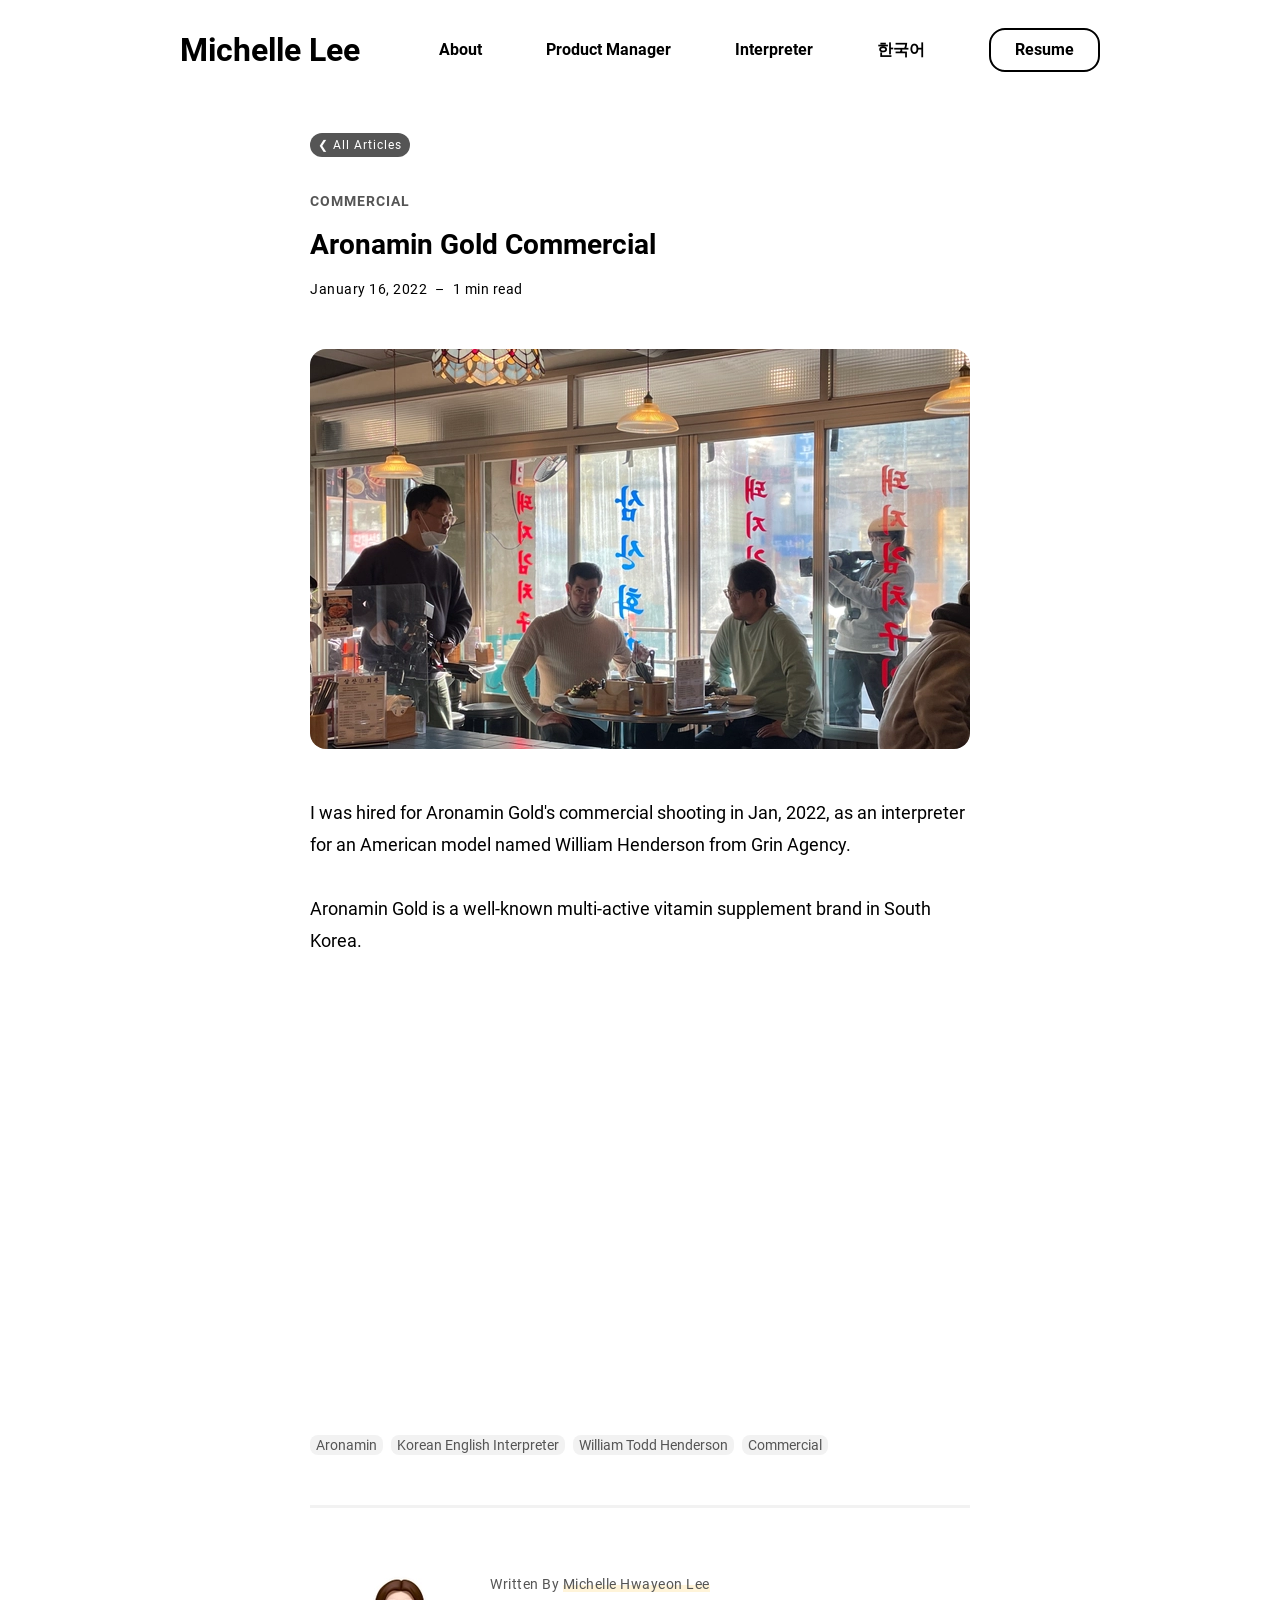
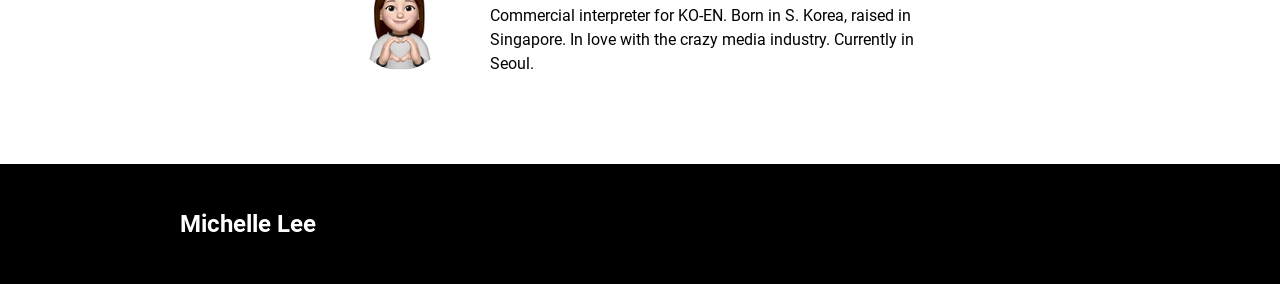
<file: aronamin_gold/index.html>
<!DOCTYPE html><html lang="en"><head><meta charSet="utf-8"/><meta http-equiv="x-ua-compatible" content="ie=edge"/><meta name="viewport" content="width=device-width, initial-scale=1, shrink-to-fit=no"/><meta name="theme-color" content="#000000"/><meta data-react-helmet="true" property="twitter:description" content="Interpretion for a model, William Todd Henderson, in Aronamin Gold commercial"/><meta data-react-helmet="true" property="twitter:title" content="Aronamin Gold Commercial"/><meta data-react-helmet="true" property="twitter:creator" content="Michelle Hwayeon Lee"/><meta data-react-helmet="true" property="twitter:card" content="summary"/><meta data-react-helmet="true" property="og:type" content="website"/><meta data-react-helmet="true" property="og:description" content="Interpretion for a model, William Todd Henderson, in Aronamin Gold commercial"/><meta data-react-helmet="true" property="og:url" content="https://michellehylee.com/aronamin_gold/"/><meta data-react-helmet="true" property="og:site_name" content="Aronamin Gold Commercial"/><meta data-react-helmet="true" property="og:title" content="Aronamin Gold Commercial"/><meta data-react-helmet="true" name="description" content="Interpretion for a model, William Todd Henderson, in Aronamin Gold commercial"/><meta name="generator" content="Gatsby 4.6.0"/><style data-href="/styles.53effa7b6a59b20890c6.css" data-identity="gatsby-global-css">@font-face{font-display:swap;font-family:Roboto;font-style:normal;font-weight:400;src:url(/static/roboto-cyrillic-ext-400-normal-493afe7ae8ecfe26880062706f9bc876.woff2) format("woff2"),url(/static/roboto-all-400-normal-376ea5d93f71583052f65de4e0c6a92c.woff) format("woff");unicode-range:U+0460-052f,U+1c80-1c88,U+20b4,U+2de0-2dff,U+a640-a69f,U+fe2e-fe2f}@font-face{font-display:swap;font-family:Roboto;font-style:normal;font-weight:400;src:url([data-uri]) format("woff2"),url(/static/roboto-all-400-normal-376ea5d93f71583052f65de4e0c6a92c.woff) format("woff");unicode-range:U+0400-045f,U+0490-0491,U+04b0-04b1,U+2116}@font-face{font-display:swap;font-family:Roboto;font-style:normal;font-weight:400;src:url([data-uri]) format("woff2"),url(/static/roboto-all-400-normal-376ea5d93f71583052f65de4e0c6a92c.woff) format("woff");unicode-range:U+1f??}@font-face{font-display:swap;font-family:Roboto;font-style:normal;font-weight:400;src:url([data-uri]) format("woff2"),url(/static/roboto-all-400-normal-376ea5d93f71583052f65de4e0c6a92c.woff) format("woff");unicode-range:U+0370-03ff}@font-face{font-display:swap;font-family:Roboto;font-style:normal;font-weight:400;src:url([data-uri]) format("woff2"),url(/static/roboto-all-400-normal-376ea5d93f71583052f65de4e0c6a92c.woff) format("woff");unicode-range:U+0102-0103,U+0110-0111,U+0128-0129,U+0168-0169,U+01a0-01a1,U+01af-01b0,U+1ea0-1ef9,U+20ab}@font-face{font-display:swap;font-family:Roboto;font-style:normal;font-weight:400;src:url(/static/roboto-latin-ext-400-normal-c3dcdbd5bb4d4af80817dc0edc1cd888.woff2) format("woff2"),url(/static/roboto-all-400-normal-376ea5d93f71583052f65de4e0c6a92c.woff) format("woff");unicode-range:U+0100-024f,U+0259,U+1e??,U+2020,U+20a0-20ab,U+20ad-20cf,U+2113,U+2c60-2c7f,U+a720-a7ff}@font-face{font-display:swap;font-family:Roboto;font-style:normal;font-weight:400;src:url(/static/roboto-latin-400-normal-4673b4537a84c7f7a130799aa6af329b.woff2) format("woff2"),url(/static/roboto-all-400-normal-376ea5d93f71583052f65de4e0c6a92c.woff) format("woff");unicode-range:U+00??,U+0131,U+0152-0153,U+02bb-02bc,U+02c6,U+02da,U+02dc,U+2000-206f,U+2074,U+20ac,U+2122,U+2191,U+2193,U+2212,U+2215,U+feff,U+fffd}@font-face{font-display:swap;font-family:Roboto;font-style:normal;font-weight:700;src:url(/static/roboto-cyrillic-ext-700-normal-b816cda3107bb21c87e131350878a58b.woff2) format("woff2"),url(/static/roboto-all-700-normal-ef6d1d09b20b877fee4ee89fde70755b.woff) format("woff");unicode-range:U+0460-052f,U+1c80-1c88,U+20b4,U+2de0-2dff,U+a640-a69f,U+fe2e-fe2f}@font-face{font-display:swap;font-family:Roboto;font-style:normal;font-weight:700;src:url([data-uri]) format("woff2"),url(/static/roboto-all-700-normal-ef6d1d09b20b877fee4ee89fde70755b.woff) format("woff");unicode-range:U+0400-045f,U+0490-0491,U+04b0-04b1,U+2116}@font-face{font-display:swap;font-family:Roboto;font-style:normal;font-weight:700;src:url([data-uri]) format("woff2"),url(/static/roboto-all-700-normal-ef6d1d09b20b877fee4ee89fde70755b.woff) format("woff");unicode-range:U+1f??}@font-face{font-display:swap;font-family:Roboto;font-style:normal;font-weight:700;src:url([data-uri]) format("woff2"),url(/static/roboto-all-700-normal-ef6d1d09b20b877fee4ee89fde70755b.woff) format("woff");unicode-range:U+0370-03ff}@font-face{font-display:swap;font-family:Roboto;font-style:normal;font-weight:700;src:url([data-uri]) format("woff2"),url(/static/roboto-all-700-normal-ef6d1d09b20b877fee4ee89fde70755b.woff) format("woff");unicode-range:U+0102-0103,U+0110-0111,U+0128-0129,U+0168-0169,U+01a0-01a1,U+01af-01b0,U+1ea0-1ef9,U+20ab}@font-face{font-display:swap;font-family:Roboto;font-style:normal;font-weight:700;src:url(/static/roboto-latin-ext-700-normal-bcf37d666ce10b3556cd04b17d96d68d.woff2) format("woff2"),url(/static/roboto-all-700-normal-ef6d1d09b20b877fee4ee89fde70755b.woff) format("woff");unicode-range:U+0100-024f,U+0259,U+1e??,U+2020,U+20a0-20ab,U+20ad-20cf,U+2113,U+2c60-2c7f,U+a720-a7ff}@font-face{font-display:swap;font-family:Roboto;font-style:normal;font-weight:700;src:url(/static/roboto-latin-700-normal-0682ca7f74351d42bf73ed1e95572bfe.woff2) format("woff2"),url(/static/roboto-all-700-normal-ef6d1d09b20b877fee4ee89fde70755b.woff) format("woff");unicode-range:U+00??,U+0131,U+0152-0153,U+02bb-02bc,U+02c6,U+02da,U+02dc,U+2000-206f,U+2074,U+20ac,U+2122,U+2191,U+2193,U+2212,U+2215,U+feff,U+fffd}

/*! normalize.css v8.0.1 | MIT License | github.com/necolas/normalize.css */html{-webkit-text-size-adjust:100%;line-height:1.15}body{margin:0}main{display:block}h1{font-size:2em;margin:.67em 0}hr{box-sizing:content-box;height:0;overflow:visible}pre{font-family:monospace,monospace;font-size:1em}a{background-color:transparent}abbr[title]{border-bottom:none;text-decoration:underline;text-decoration:underline dotted}b,strong{font-weight:bolder}code,kbd,samp{font-family:monospace,monospace;font-size:1em}small{font-size:80%}sub,sup{font-size:75%;line-height:0;position:relative;vertical-align:baseline}sub{bottom:-.25em}sup{top:-.5em}img{border-style:none}button,input,optgroup,select,textarea{font-family:inherit;font-size:100%;line-height:1.15;margin:0}button,input{overflow:visible}button,select{text-transform:none}[type=button],[type=reset],[type=submit],button{-webkit-appearance:button}[type=button]::-moz-focus-inner,[type=reset]::-moz-focus-inner,[type=submit]::-moz-focus-inner,button::-moz-focus-inner{border-style:none;padding:0}[type=button]:-moz-focusring,[type=reset]:-moz-focusring,[type=submit]:-moz-focusring,button:-moz-focusring{outline:1px dotted ButtonText}fieldset{padding:.35em .75em .625em}legend{box-sizing:border-box;color:inherit;display:table;max-width:100%;padding:0;white-space:normal}progress{vertical-align:baseline}textarea{overflow:auto}[type=checkbox],[type=radio]{box-sizing:border-box;padding:0}[type=number]::-webkit-inner-spin-button,[type=number]::-webkit-outer-spin-button{height:auto}[type=search]{-webkit-appearance:textfield;outline-offset:-2px}[type=search]::-webkit-search-decoration{-webkit-appearance:none}::-webkit-file-upload-button{-webkit-appearance:button;font:inherit}details{display:block}summary{display:list-item}[hidden],template{display:none}:root{--breakpoint-xs:480px;--breakpoint-sm:768px;--breakpoint-md:992px;--breakpoint-lg:1200px;--border-radius:1rem;--page-width:62.5rem;--page-padding:0 2.5rem;--header-height:6.25rem;--footer-height:7.5rem}*{box-sizing:border-box}html{scroll-behavior:smooth}body,html{height:100%;width:100%}body{text-rendering:optimizeLegibility;background-color:var(--background-color);color:var(--text-color);font-family:var(--base-font);font-size:1rem;font-weight:400;line-height:1.5rem}body.fixed{overflow:hidden;position:fixed}a{-webkit-text-decoration-skip:ink;color:var(--subtext-color);cursor:pointer;display:inline-block;text-decoration:none;text-decoration-skip-ink:auto}a:hover{outline:0}a:focus{outline-color:var(--subtext-color);outline-style:dotted;outline-width:2px}h1{color:var(--primary-color);font-size:1.75rem;font-weight:700;line-height:2rem;margin:1rem 0}h2{font-size:1.625rem}h2,h3{color:var(--primary-color);font-weight:700;line-height:2rem;margin:2rem 0 1rem}h3{font-size:1.375rem}h4{color:var(--primary-color);font-size:1.125rem;font-weight:700;line-height:2rem;margin:2rem 0 1rem}hr{border-width:.05rem;color:var(--tertiary-color);margin:3rem auto;opacity:.1}u{box-shadow:inset 0 -.5em 0 var(--secondary-color);text-decoration:none;transition:box-shadow .3s ease-out}u:hover{box-shadow:inset 0 -1em 0 var(--secondary-color)}#___gatsby,#gatsby-focus-wrapper{height:100%;width:100%}@media screen and (prefers-reduced-motion:reduce){html{scroll-behavior:auto}}body[data-theme=lightTheme]{--primary-color:#000;--secondary-color:#fff4d9;--tertiary-color:#f2f2f2;--text-color:#000;--subtext-color:#555;--background-color:#fff;--card-background-color:#fff;--scroll-bar-color:rgba(0,0,0,.5);--box-shadow-color:rgba(0,0,0,.16);--box-shadow-hover-color:rgba(0,0,0,.32);--base-font:"Roboto",Arial,sans-serif}body[data-theme=darkTheme]{--primary-color:#fafafa;--secondary-color:#341677;--tertiary-color:#252525;--text-color:hsla(0,0%,100%,.87);--subtext-color:#aaa;--background-color:#121212;--card-background-color:#1c1c1c;--scroll-bar-color:hsla(0,0%,100%,.5);--box-shadow-color:rgba(0,0,0,.16);--box-shadow-hover-color:rgba(0,0,0,.32);--base-font:"Roboto",Arial,sans-serif}.style-module--Logo--xzURL{color:var(--primary-color);-webkit-filter:none!important;filter:none!important;font-size:1.75rem;font-weight:900;pointer-events:auto!important;position:relative;-webkit-user-select:auto!important;-ms-user-select:auto!important;user-select:auto!important;z-index:13}@-webkit-keyframes fadeIn{0%{opacity:0}to{opacity:1}}@keyframes fadeIn{0%{opacity:0}to{opacity:1}}@-webkit-keyframes fadeOut{0%{opacity:1}to{opacity:0}}@keyframes fadeOut{0%{opacity:1}to{opacity:0}}@-webkit-keyframes fadeUp{0%{opacity:0;-webkit-transform:translateY(20px);transform:translateY(20px)}to{opacity:1;-webkit-transform:translateY(0);transform:translateY(0)}}@keyframes fadeUp{0%{opacity:0;-webkit-transform:translateY(20px);transform:translateY(20px)}to{opacity:1;-webkit-transform:translateY(0);transform:translateY(0)}}@-webkit-keyframes fadeDown{0%{opacity:0;-webkit-transform:translateY(-20px);transform:translateY(-20px)}to{opacity:1;-webkit-transform:translateY(0);transform:translateY(0)}}@keyframes fadeDown{0%{opacity:0;-webkit-transform:translateY(-20px);transform:translateY(-20px)}to{opacity:1;-webkit-transform:translateY(0);transform:translateY(0)}}@-webkit-keyframes fadeLeft{0%{opacity:0;-webkit-transform:translateX(20px);transform:translateX(20px)}to{opacity:1;-webkit-transform:translateX(0);transform:translateX(0)}}@keyframes fadeLeft{0%{opacity:0;-webkit-transform:translateX(20px);transform:translateX(20px)}to{opacity:1;-webkit-transform:translateX(0);transform:translateX(0)}}@-webkit-keyframes scaleIn{0%{opacity:0;-webkit-transform:scaleY(0);transform:scaleY(0)}to{opacity:1;-webkit-transform:scaleY(1);transform:scaleY(1)}}@keyframes scaleIn{0%{opacity:0;-webkit-transform:scaleY(0);transform:scaleY(0)}to{opacity:1;-webkit-transform:scaleY(1);transform:scaleY(1)}}@-webkit-keyframes reduceHeight{0%{height:100%}to{height:0%}}@keyframes reduceHeight{0%{height:100%}to{height:0%}}@-webkit-keyframes waving-hand{0%{-webkit-transform:rotate(0deg);transform:rotate(0deg)}10%{-webkit-transform:rotate(14deg);transform:rotate(14deg)}20%{-webkit-transform:rotate(-8deg);transform:rotate(-8deg)}30%{-webkit-transform:rotate(14deg);transform:rotate(14deg)}40%{-webkit-transform:rotate(-4deg);transform:rotate(-4deg)}50%{-webkit-transform:rotate(10deg);transform:rotate(10deg)}60%{-webkit-transform:rotate(0deg);transform:rotate(0deg)}to{-webkit-transform:rotate(0deg);transform:rotate(0deg)}}@keyframes waving-hand{0%{-webkit-transform:rotate(0deg);transform:rotate(0deg)}10%{-webkit-transform:rotate(14deg);transform:rotate(14deg)}20%{-webkit-transform:rotate(-8deg);transform:rotate(-8deg)}30%{-webkit-transform:rotate(14deg);transform:rotate(14deg)}40%{-webkit-transform:rotate(-4deg);transform:rotate(-4deg)}50%{-webkit-transform:rotate(10deg);transform:rotate(10deg)}60%{-webkit-transform:rotate(0deg);transform:rotate(0deg)}to{-webkit-transform:rotate(0deg);transform:rotate(0deg)}}.style-module--SplashScreen--vXOkg{align-items:center;background-color:var(--primary-color);display:flex;height:100%;justify-content:center;left:0;position:fixed;top:0;width:100%;z-index:900}.style-module--LogoWrapper--BA0Hc{align-items:center;display:flex;height:4rem;justify-content:center;position:relative;width:auto}.style-module--Backdrop--IqgMA{background-color:var(--primary-color);height:100%;left:0;position:absolute;top:0;width:100%;z-index:1000}.style-module--Footer--pX9BK{align-items:center;background:var(--primary-color);border-top:none;display:flex;flex-direction:row;height:auto;margin-top:2rem;min-height:var(--footer-height);width:100%}.style-module--ContentWrapper--6BjK8{align-items:center;display:flex;flex-direction:row;height:100%;justify-content:space-between;margin:0 auto;max-width:var(--page-width);padding:var(--page-padding);width:100%}.style-module--Links--Lg8lq{display:flex;flex-direction:row;justify-content:space-between;width:auto}.style-module--Links--Lg8lq a{color:var(--background-color);font-size:.875rem;font-weight:700;letter-spacing:1px;margin-right:2rem;text-transform:uppercase}.style-module--Links--Lg8lq a:last-child{margin-right:0}@media (min-width:768px){.style-module--Links--Lg8lq a{margin-right:4rem}}.style-module--Header--mZOzg{align-items:center;background:var(--background-color);display:flex;flex-direction:row;height:auto;min-height:var(--header-height);width:100%}.style-module--ContentWrapper --XYxH4{align-items:center;display:flex;height:100%;justify-content:space-between;margin:0 auto;max-width:var(--page-width);padding:var(--page-padding);width:100%}.style-module--Burger--GrdOa{background:transparent;border:none;cursor:pointer;display:flex;flex-direction:column;height:2rem;justify-content:space-around;padding:0;width:2rem;z-index:12}.style-module--Burger--GrdOa:focus{outline:none}.style-module--Burger--GrdOa div{background:var(--primary-color);border-radius:.625rem;height:.25rem;position:relative;-webkit-transform-origin:1px;transform-origin:1px;transition:all .3s ease-in-out;width:2rem}.style-module--Burger--GrdOa div:first-child{-webkit-transform:rotate(0);transform:rotate(0)}.style-module--Burger--GrdOa div:nth-child(2){opacity:1;-webkit-transform:translateX(0);transform:translateX(0)}.style-module--Burger--GrdOa div:nth-child(3){-webkit-transform:rotate(0);transform:rotate(0)}.style-module--TopNavigationBar--V0syT{align-items:center;background:var(--background-color);display:flex;justify-content:space-between;width:auto}.style-module--TopNavigationBar--V0syT a{color:var(--primary-color);font-size:1rem;font-weight:700;margin-right:4rem;padding:0;position:relative;text-align:center}.style-module--TopNavigationBar--V0syT a:last-child{margin-right:0}.style-module--TopNavigationBar--V0syT a.style-module--NavLink--lBAYL:before{background-color:var(--primary-color);bottom:-.125rem;content:"";height:.1563rem;position:absolute;transition:.2s ease-out;width:0}.style-module--TopNavigationBar--V0syT a.style-module--NavLink--lBAYL:hover:before{width:100%}.style-module--TopNavigationBar--V0syT a.style-module--CtaButton--z3hq0{background:var(--background-color);border:.125rem solid var(--primary-color);border-radius:var(--border-radius);height:auto;padding:.5rem 1.5rem;transition:20ms ease-out;width:auto}.style-module--TopNavigationBar--V0syT a.style-module--CtaButton--z3hq0:hover{background:var(--primary-color);color:var(--background-color)}.style-module--SideBarWrapper--5xUjZ{bottom:0;display:block;height:100vh;outline:0;position:fixed;right:0;top:0;-webkit-transform:translateX(100%);transform:translateX(100%);transition:all .3s ease-in-out;visibility:hidden;width:100%;z-index:10}.style-module--SideNavigationBar--V6e\+O{background:var(--background-color);display:flex;flex-direction:column;height:100vh;justify-content:center;margin-left:auto;padding:2rem;position:relative;right:0;text-align:left;width:55%}.style-module--SideNavigationBar--V6e\+O a{color:var(--primary-color);font-size:1.5rem;font-weight:700;padding:1.5rem 0;text-align:center}.style-module--SideNavigationBar--V6e\+O a.style-module--CtaButton--z3hq0{background:var(--background-color);border:.125rem solid var(--primary-color);border-radius:var(--border-radius);height:auto;margin:1.5rem auto;padding:1rem 1.5rem;width:auto}.style-module--SideBarBackdrop--\+0cBv{background:rgba(0,0,0,.3);display:none;height:100%;left:0;position:fixed;top:0;transition:all .3s ease-in-out;width:100%;z-index:9}.style-module--Blurred--8gPkd footer,.style-module--Blurred--8gPkd main{-webkit-filter:blur(5px);filter:blur(5px);overflow:hidden;pointer-events:none;transition:all .3s ease-out;-webkit-user-select:none;-ms-user-select:none;user-select:none}.CookieConsent{align-items:center;background:var(--primary-color);border-radius:var(--border-radius);color:var(--background-color);display:flex;flex-direction:column;justify-content:space-between;margin:0 auto;max-width:var(--page-width);padding:1rem 2rem;width:90%}.CookieConsent button{background-color:var(--primary-color);border:2px solid var(--background-color);border-radius:var(--border-radius);color:var(--background-color);font-size:.875rem;font-weight:700;height:3rem;margin:0 1rem 0 0;outline:none;padding:1rem;text-align:center;text-decoration:none;text-transform:uppercase;width:8rem}.CookieConsent button:active,.CookieConsent button:focus,.CookieConsent button:hover{cursor:pointer;outline:none}.CookieConsent button#confirm{background-color:var(--background-color);border:none;color:var(--primary-color);margin:0}@media (min-width:992px){.CookieConsent{flex-direction:row}}.style-module--CookieBar--kxAGJ{bottom:1rem;left:0;margin:0;position:fixed;width:100%;z-index:999}.style-module--Layout--s6yp3{display:grid;grid-template-columns:100%;grid-template-rows:auto 1fr auto;margin:0 auto;min-height:100%;width:100%}.style-module--Layout--s6yp3 main{margin-top:2rem}.style-module--Section--HYcY6{background:var(--background-color);height:auto;scroll-margin-top:60px;width:100%}.style-module--Section--HYcY6 .style-module--Heading--LAAvY{font-size:1.75rem;line-height:2.25rem;margin:0 0 2rem}.style-module--ContentWrapper --Nt3lH{height:100%;margin:0 auto 8rem;max-width:var(--page-width);padding:var(--page-padding);width:100%}.style-module--AuthorSnippet--fHN99{align-items:flex-start;display:flex;flex-direction:column;justify-content:space-between;max-width:660px;padding:0;width:100%}.style-module--AuthorSnippet--fHN99 .style-module--Avatar--HiziA{border-radius:50%;height:100px;width:100px}.style-module--AuthorSnippet--fHN99 .style-module--Description--G71wk{margin-top:1rem;width:100%}.style-module--AuthorSnippet--fHN99 .style-module--WrittenBy--GBoAA{color:var(--subtext-color);font-size:.875rem;letter-spacing:.5px}.style-module--AuthorSnippet--fHN99 .style-module--Bio--L9jdK{margin:.5rem 0}@media screen and (min-width:768px){.style-module--AuthorSnippet--fHN99{align-items:center;flex-direction:row;justify-content:space-between;padding:var(--page-padding)}.style-module--AuthorSnippet--fHN99 .style-module--Description--G71wk{max-width:27.5rem;width:100%}}.style-module--Breadcrumb--FUh7R{background-color:var(--subtext-color);border-radius:var(--border-radius);display:inline-block;font-size:12px;font-weight:400;margin-bottom:2rem;padding:0 .5rem}.style-module--Breadcrumb--FUh7R a{letter-spacing:1px}.style-module--Breadcrumb--FUh7R .style-module--BackArrow--92zoa,.style-module--Breadcrumb--FUh7R a{color:var(--background-color)}.style-module--Breadcrumb--FUh7R .style-module--BackArrow--92zoa{margin-right:.25rem}.style-module--Article--pFdyf{height:100%;margin:0 auto;max-width:740px;padding:var(--page-padding);width:100%}.style-module--Article--pFdyf .style-module--Banner--y9rID,.style-module--Article--pFdyf .style-module--Body--nax22,.style-module--Article--pFdyf .style-module--Footer--1Aj9z,.style-module--Article--pFdyf .style-module--Header--H6-D9{margin-bottom:3rem}.style-module--Article--pFdyf .style-module--Category--1CoYz{color:var(--subtext-color);display:block;font-size:.875rem;font-weight:700;letter-spacing:1px;text-transform:uppercase}.style-module--Article--pFdyf .style-module--Details--kmdiu{font-size:.875rem;letter-spacing:.5px}.style-module--Article--pFdyf .style-module--ReadingTime--RSBki{margin-left:.5rem}.style-module--Article--pFdyf .style-module--ReadingTime--RSBki:before{content:"–";margin-right:.5rem}.style-module--Article--pFdyf .style-module--BannerImage--ccjd3{border-radius:var(--border-radius);margin-bottom:0}.style-module--Article--pFdyf .style-module--BannerCaption--VRhK6{display:block;font-size:.875rem;letter-spacing:.5px;text-align:center}.style-module--Article--pFdyf .style-module--Body--nax22 .style-module--Content--pkA2h{font-size:1.125rem;line-height:2rem;margin-bottom:3rem}.style-module--Article--pFdyf .style-module--Body--nax22 .style-module--Keyword--miw0l{background-color:var(--tertiary-color);border-radius:.5rem;color:var(--subtext-color);font-size:.875rem;margin-right:.5rem;padding:.125rem .375rem}.style-module--Article--pFdyf .style-module--Footer--1Aj9z{border-top:3px solid var(--tertiary-color);padding-top:3rem}.style-module--SlideContainer--YL8oD{-webkit-overflow-scrolling:touch;margin:0 -2.5rem;overflow-x:auto;overflow-y:hidden;padding:var(--page-padding);padding-bottom:.5rem;white-space:nowrap}.style-module--SlideContainer--YL8oD::-webkit-scrollbar{display:none}@media (hover:hover){.style-module--SlideContainer--YL8oD{scrollbar-color:var(--scroll-bar-color)}.style-module--SlideContainer--YL8oD::-webkit-scrollbar{-webkit-appearance:none;display:block}.style-module--SlideContainer--YL8oD::-webkit-scrollbar:horizontal{height:.8rem}.style-module--SlideContainer--YL8oD::-webkit-scrollbar-thumb{background-color:var(--scroll-bar-color);border:.2rem solid var(--background-color);border-radius:8px}.style-module--SlideContainer--YL8oD::-webkit-scrollbar-track{background-color:var(--background-color);border-radius:8px}}.style-module--Profile--yX-7v{background:var(--background-color);background:linear-gradient(to right,var(--primary-color) 50%,var(--background-color) 50%);background-position:100% 100%;background-size:205% 100%;border:.125rem solid var(--primary-color);border-radius:var(--border-radius);color:var(--primary-color);font-size:1rem;height:auto;margin-right:.5rem;padding:.3rem 1.25rem;transition:all .1s ease-out;width:auto}.style-module--Profile--yX-7v:hover{background-position:0 100%;color:var(--background-color)}.style-module--Profile--yX-7v svg{height:1rem;margin-bottom:-.05rem;margin-right:.25rem;width:1rem}.style-module--Profile--yX-7v:hover svg{-webkit-filter:invert(1);filter:invert(1)}@media (min-width:768px){.style-module--Profile--yX-7v{margin-right:1rem}}.style-module--Hero--Evv0u{display:flex;flex-direction:column;justify-content:center;min-height:50vh}.style-module--Hero--Evv0u .style-module--Title--Twdkw{font-size:2rem;font-weight:700;line-height:2.375rem;margin:0 0 1.5rem}.style-module--Hero--Evv0u .style-module--Subtitle--qhIz8{font-size:1.25rem;font-weight:700;line-height:1.5rem;margin:-.5rem 0 0}.style-module--Hero--Evv0u p{font-size:1.125rem;margin-bottom:2rem}.style-module--Intro--agHzQ{align-items:center;display:flex;justify-content:flex-start}.style-module--ImagePrefix--bcT3l{color:var(--primary-color);display:inline-block;font-size:2rem;font-weight:700;line-height:3rem}.style-module--Image--jVafd{display:inline-block;height:36px;margin-left:1rem;-webkit-transform-origin:70% 70%;transform-origin:70% 70%;width:36px}@media (min-width:768px){.style-module--Hero--Evv0u .style-module--Title--Twdkw{font-size:2.625rem;line-height:4rem;margin-bottom:0}.style-module--Hero--Evv0u .style-module--Subtitle--qhIz8{font-size:2rem;line-height:3rem}.style-module--ImagePrefix--bcT3l{font-size:2.625rem;line-height:4rem}.style-module--Image--jVafd{height:48px;width:48px}}.style-module--Card--xmHd-{background:var(--card-color);border-radius:var(--border-radius);box-shadow:0 5px 15px var(--box-shadow-color);display:inline-flex;flex-direction:column;height:auto;justify-content:space-around;margin:1rem 2.5rem 2rem 0;min-height:12rem;transition:box-shadow .3s ease-out;white-space:normal;width:16.25rem}.style-module--Card--xmHd-:hover{box-shadow:0 5px 15px var(--box-shadow-hover-color)}.style-module--Card--xmHd- .style-module--Banner--1AHea{background:var(--tertiary-color);border-top-left-radius:var(--border-radius);border-top-right-radius:var(--border-radius);height:5rem}.style-module--Card--xmHd- .style-module--ImageWrapper--UDAGh{height:100%;max-height:5rem}.style-module--Card--xmHd- .style-module--Image--Q-EOT{border-top-left-radius:var(--border-radius);border-top-right-radius:var(--border-radius)}.style-module--Card--xmHd- .style-module--DescriptionWrapper--X4Z6Q{display:flex;flex-direction:column;height:auto;justify-content:center;padding:2rem 1rem}.style-module--Card--xmHd- .style-module--Category--7rkhy{color:var(--primary-color);font-weight:700;letter-spacing:1px;text-transform:uppercase}.style-module--Card--xmHd- .style-module--Title--3nDZX{font-size:1rem;font-weight:400;line-height:1.5rem;margin:.25rem 0}.style-module--Card--xmHd- .style-module--Details--W6Sx5{color:var(--subtext-color);font-size:.75rem;letter-spacing:.5px}.style-module--Card--xmHd- .style-module--ReadingTime--oDks7{margin-left:.25rem}.style-module--Card--xmHd- .style-module--ReadingTime--oDks7:before{content:"–";margin-right:.25rem}.style-module--Articles--RF2oE{align-items:center;display:flex;flex-direction:row;justify-content:flex-start}.style-module--About--D2YAT{display:flex;flex-direction:column;justify-content:space-between}.style-module--About--D2YAT .style-module--Description--LgGZH{margin-bottom:3rem;max-width:31.25rem;width:100%}.style-module--About--D2YAT .style-module--ImageWrapper--pBujx{max-width:18rem;width:100%}.style-module--About--D2YAT .style-module--Image--V-O8y{border-radius:var(--border-radius);box-shadow:0 0 2.5rem rgba(0,0,0,.16);-webkit-filter:grayscale(20%) contrast(1) brightness(90%);filter:grayscale(20%) contrast(1) brightness(90%)}@media (min-width:768px){.style-module--About--D2YAT{flex-direction:row;justify-content:space-between}.style-module--About--D2YAT .style-module--Description--LgGZH{margin-bottom:0;margin-right:3rem}.style-module--About--D2YAT .style-module--ImageWrapper--pBujx{margin-top:-2rem}}.style-module--Button--grH1j{background-color:var(--primary-color);border:none;border-radius:var(--border-radius);color:var(--background-color);display:inline-block;font-size:1rem;font-weight:700;height:100%;margin:0 auto;max-width:15.625rem;padding:.8rem 1.5rem;text-align:center;text-decoration:none;width:100%}.style-module--Button--grH1j:active,.style-module--Button--grH1j:hover{cursor:pointer;outline:none}.style-module--Button--grH1j:focus{outline-color:var(--subtext-color);outline-style:dotted;outline-width:2px}.style-module--Listing--UuymE{align-items:stretch;display:flex;flex-direction:row;flex-wrap:wrap;justify-content:flex-start}.style-module--Filter--MTd\+O{margin-bottom:3rem}.style-module--Filter--MTd\+O .style-module--Options--NRW7S{margin-top:1rem}.style-module--Filter--MTd\+O .style-module--Option--g7uSm{border:2px solid var(--subtext-color);border-radius:var(--border-radius);color:var(--subtext-color);cursor:pointer;display:inline-block;font-size:.875rem;font-weight:400;height:2.3125rem;line-height:2.2rem;margin-right:1rem;padding:0 1.5rem;width:auto}.style-module--Filter--MTd\+O .style-module--Option--g7uSm.style-module--Selected--8xZTc{border-color:var(--primary-color);color:var(--primary-color);font-weight:700}.style-module--LoadMore--i0wHR{margin-top:3rem;text-align:center}@media (hover:hover){.style-module--Filter--MTd\+O .style-module--Option--g7uSm:active,.style-module--Filter--MTd\+O .style-module--Option--g7uSm:hover{border-color:var(--primary-color);color:var(--primary-color);font-weight:700}}.style-module--Interests--PTs7f{-webkit-column-gap:1rem;column-gap:1rem;display:grid;grid-auto-flow:row;grid-template-columns:repeat(1,17.5rem);row-gap:1rem}.style-module--Interest--S-1PG{align-items:center;background:var(--card-background-color);border:.125rem solid var(--primary-color);border-radius:var(--border-radius);display:inline-flex;height:3rem;justify-content:flex-start;padding:1rem;width:17.5rem}.style-module--Interests--PTs7f button{max-width:17.5rem}.style-module--Interest--S-1PG .style-module--Icon--S2\+P5{margin-right:.5rem}@media (min-width:600px){.style-module--Interests--PTs7f{grid-template-columns:repeat(2,15.625rem)}.style-module--Interest--S-1PG{width:15.625rem}.style-module--Interests--PTs7f button{max-width:15.625rem}}@media (min-width:880px){.style-module--Interests--PTs7f{grid-template-columns:repeat(3,15.625rem)}}.style-module--Project--bSesc{align-items:center;display:flex;flex-direction:column-reverse;flex-shrink:0;justify-content:flex-end;margin-bottom:2rem;margin-top:3rem;max-width:20rem;padding-right:2.5rem;white-space:normal}.style-module--Project--bSesc .style-module--Details--8i8Oa{display:flex;flex-direction:column;margin-top:3rem;max-width:25rem;width:100%}.style-module--Project--bSesc .style-module--Details--8i8Oa .style-module--Category--8wNOB{font-size:.875rem;letter-spacing:1px;line-height:1rem;text-transform:uppercase}.style-module--Project--bSesc .style-module--Details--8i8Oa .style-module--Title--hQGtV{font-size:1.375rem;font-weight:700;line-height:1.625rem;margin-bottom:.625rem;margin-top:.625rem}.style-module--Project--bSesc .style-module--Details--8i8Oa .style-module--Tags--15NuW{display:flex;flex-wrap:wrap;line-height:1.2rem;margin-top:1.5rem}.style-module--Project--bSesc .style-module--Details--8i8Oa .style-module--Tags--15NuW span{margin-bottom:1rem;margin-right:1rem}.style-module--Project--bSesc .style-module--Details--8i8Oa .style-module--Links--dgKuy{align-items:center;display:flex;justify-content:flex-start;margin-top:1rem;width:100%}.style-module--Project--bSesc .style-module--Details--8i8Oa .style-module--Links--dgKuy a{display:inline-block;margin-right:2rem}.style-module--Project--bSesc .style-module--Details--8i8Oa .style-module--Links--dgKuy svg{height:1.3rem;transition:all .3s ease-out;width:1.3rem}.style-module--Project--bSesc .style-module--Details--8i8Oa .style-module--Links--dgKuy svg:hover{fill:var(--primary-color)}.style-module--Project--bSesc .style-module--ProjectImageWrapper--Zo9iV{border-radius:var(--border-radius);box-shadow:0 0 2.5rem var(--box-shadow-color);height:15rem;max-width:25rem;transition:all .3s ease-out;width:100%}.style-module--Project--bSesc .style-module--ProjectImageWrapper--Zo9iV:hover{box-shadow:0 0 2.5rem var(--box-shadow-hover-color);-webkit-transform:translate3d(0,-.125rem,0);transform:translate3d(0,-.125rem,0)}.style-module--Project--bSesc .style-module--ProjectImage--ju6ZI{border-radius:var(--border-radius)}@media (min-width:480px){.style-module--Project--bSesc{max-width:25rem;padding-right:5rem}}@media (min-width:992px){.style-module--Project--bSesc{flex-direction:row;flex-shrink:1;justify-content:space-between;margin-bottom:8rem;max-width:62.5rem;padding-right:0}.style-module--Project--bSesc .style-module--Details--8i8Oa{margin-top:0}.style-module--Project--bSesc .style-module--ProjectImageWrapper--Zo9iV{height:18.75rem}}.style-module--Projects--pBlNb{display:flex;flex-direction:row;margin-top:-2rem}.style-module--MoreProjects--BjdQw{margin-top:4rem;text-align:center}@media (min-width:992px){.style-module--Projects--pBlNb{flex-direction:column;margin-top:0}.style-module--MoreProjects--BjdQw{margin-top:0}}.style-module--Contact--HG\+De{max-width:45rem;width:100%}.style-module--Contact--HG\+De .style-module--Description--h66q4{margin-bottom:0;margin-top:0}.style-module--Contact--HG\+De .style-module--Profile--OwryU{display:flex;flex-direction:column;justify-content:flex-start;margin-bottom:2rem;margin-top:3rem}.style-module--Contact--HG\+De .style-module--Profile--OwryU .style-module--Avatar---aTHW{border-radius:50%;margin-bottom:2rem;margin-right:4rem;max-width:8.75rem;width:100%}.style-module--Contact--HG\+De .style-module--Profile--OwryU .style-module--ContactDetails--cNpIa{font-size:1.125rem;line-height:2rem}.style-module--Contact--HG\+De .style-module--Profile--OwryU .style-module--ContactDetails--cNpIa .style-module--Name--gkj6S{font-weight:700}@media (min-width:768px){.style-module--Contact--HG\+De .style-module--Profile--OwryU{align-items:center;flex-direction:row;margin-bottom:3rem}.style-module--Contact--HG\+De .style-module--Profile--OwryU .style-module--Avatar---aTHW{margin-bottom:0}}</style><title data-react-helmet="true">Aronamin Gold Commercial · Portfolio Minimal</title><style>.gatsby-image-wrapper{position:relative;overflow:hidden}.gatsby-image-wrapper picture.object-fit-polyfill{position:static!important}.gatsby-image-wrapper img{bottom:0;height:100%;left:0;margin:0;max-width:none;padding:0;position:absolute;right:0;top:0;width:100%;object-fit:cover}.gatsby-image-wrapper [data-main-image]{opacity:0;transform:translateZ(0);transition:opacity .25s linear;will-change:opacity}.gatsby-image-wrapper-constrained{display:inline-block;vertical-align:top}</style><noscript><style>.gatsby-image-wrapper noscript [data-main-image]{opacity:1!important}.gatsby-image-wrapper [data-placeholder-image]{opacity:0!important}</style></noscript><script type="module">const e="undefined"!=typeof HTMLImageElement&&"loading"in HTMLImageElement.prototype;e&&document.body.addEventListener("load",(function(e){if(void 0===e.target.dataset.mainImage)return;if(void 0===e.target.dataset.gatsbyImageSsr)return;const t=e.target;let a=null,n=t;for(;null===a&&n;)void 0!==n.parentNode.dataset.gatsbyImageWrapper&&(a=n.parentNode),n=n.parentNode;const o=a.querySelector("[data-placeholder-image]"),r=new Image;r.src=t.currentSrc,r.decode().catch((()=>{})).then((()=>{t.style.opacity=1,o&&(o.style.opacity=0,o.style.transition="opacity 500ms linear")}))}),!0);</script><link rel="sitemap" type="application/xml" href="/sitemap/sitemap-index.xml"/><link rel="icon" href="/favicon-32x32.png?v=df8be86322bd2501e475767df9a26b2b" type="image/png"/><link rel="manifest" href="/manifest.webmanifest" crossorigin="anonymous"/><link rel="apple-touch-icon" sizes="48x48" href="/icons/icon-48x48.png?v=df8be86322bd2501e475767df9a26b2b"/><link rel="apple-touch-icon" sizes="72x72" href="/icons/icon-72x72.png?v=df8be86322bd2501e475767df9a26b2b"/><link rel="apple-touch-icon" sizes="96x96" href="/icons/icon-96x96.png?v=df8be86322bd2501e475767df9a26b2b"/><link rel="apple-touch-icon" sizes="144x144" href="/icons/icon-144x144.png?v=df8be86322bd2501e475767df9a26b2b"/><link rel="apple-touch-icon" sizes="192x192" href="/icons/icon-192x192.png?v=df8be86322bd2501e475767df9a26b2b"/><link rel="apple-touch-icon" sizes="256x256" href="/icons/icon-256x256.png?v=df8be86322bd2501e475767df9a26b2b"/><link rel="apple-touch-icon" sizes="384x384" href="/icons/icon-384x384.png?v=df8be86322bd2501e475767df9a26b2b"/><link rel="apple-touch-icon" sizes="512x512" href="/icons/icon-512x512.png?v=df8be86322bd2501e475767df9a26b2b"/><link rel="preconnect" href="https://www.google-analytics.com"/><link rel="dns-prefetch" href="https://www.google-analytics.com"/><link as="script" rel="preload" href="/webpack-runtime-d5b35dcdd63478e7c03a.js"/><link as="script" rel="preload" href="/framework-92d2adab557805579119.js"/><link as="script" rel="preload" href="/app-061029296fd7798ac498.js"/><link as="script" rel="preload" href="/d37e71c39ee16e36a7ee69ccb816607ed55c64c9-facbd7d75b3b158ee322.js"/><link as="script" rel="preload" href="/component---node-modules-gatsby-theme-portfolio-minimal-src-templates-article-index-tsx-319b50f5d74086a8bd8a.js"/><link as="fetch" rel="preload" href="/page-data/aronamin_gold/page-data.json" crossorigin="anonymous"/><link as="fetch" rel="preload" href="/page-data/sq/d/1094019748.json" crossorigin="anonymous"/><link as="fetch" rel="preload" href="/page-data/sq/d/3163442641.json" crossorigin="anonymous"/><link as="fetch" rel="preload" href="/page-data/app-data.json" crossorigin="anonymous"/></head><body data-theme="lightTheme"><div id="___gatsby"><div style="outline:none" tabindex="-1" id="gatsby-focus-wrapper"><div class="style-module--Layout--s6yp3"><header class="style-module--Header--mZOzg"><div class="style-module--ContentWrapper --XYxH4" style="opacity:0"><a aria-label="home" href="/"><div class="style-module--Logo--xzURL" aria-roledescription="logo" style="font-size:2rem;color:var(--primary-color">Michelle Lee</div></a><div class="style-module--Burger--GrdOa"><div></div><div></div><div></div></div><div class="style-module--SideBarWrapper--5xUjZ" aria-hidden="true" tabindex="-1"><nav class="style-module--SideNavigationBar--V6e+O"><a class="style-module--NavLink--lBAYL" href="/#about">About</a><a class="style-module--NavLink--lBAYL" href="/#product_manager">Product Manager</a><a class="style-module--NavLink--lBAYL" href="/interpreter">Interpreter</a><a href="https://michellehwayeonlee.notion.site/PM-4f0da9dd080f4d20af56bfaa7d6889aa" class="style-module--NavLink--lBAYL">한국어</a><a href="/michelle_lee_resume.pdf" target="_blank" rel="noopener noreferrer" class="style-module--CtaButton--z3hq0">Resume</a></nav></div><div class="style-module--SideBarBackdrop--+0cBv"></div></div></header><main><article class="style-module--Article--pFdyf"><div class="style-module--Breadcrumb--FUh7R"><a title="Back To Article Listing" href="/interpreter"><span class="style-module--BackArrow--92zoa">❮</span>All Articles</a></div><section class="style-module--Header--H6-D9"><span class="style-module--Category--1CoYz">Commercial</span><h1>Aronamin Gold Commercial</h1><div class="style-module--Details--kmdiu">January 16, 2022<span class="style-module--ReadingTime--RSBki">1 min read</span></div></section><section class="style-module--Banner--y9rID"><div data-gatsby-image-wrapper="" class="gatsby-image-wrapper gatsby-image-wrapper-constrained"><div style="max-width:660px;display:block"><img alt="" role="presentation" aria-hidden="true" src="data:image/svg+xml;charset=utf-8,%3Csvg height=&#x27;400&#x27; width=&#x27;660&#x27; xmlns=&#x27;http://www.w3.org/2000/svg&#x27; version=&#x27;1.1&#x27;%3E%3C/svg%3E" style="max-width:100%;display:block;position:static"/></div><img aria-hidden="true" data-placeholder-image="" style="opacity:1;transition:opacity 500ms linear" decoding="async" src="data:image/svg+xml,%3csvg%20xmlns=&#x27;http://www.w3.org/2000/svg&#x27;%20width=&#x27;660&#x27;%20height=&#x27;400&#x27;%20viewBox=&#x27;0%200%20660%20400&#x27;%20preserveAspectRatio=&#x27;none&#x27;%3e%3cpath%20d=&#x27;M0%2057a261%20261%200%20002%2060c-2%201-2%206-2%2038%200%2041%200%2042%205%2038a2741%202741%200%20012-61c0-55%200-54%203%2021l1%2036%201%202a876%20876%200%20003-30l1%2023v-39a1206%201206%200%20013-57c2%201%202%201%201%202-2%200-2%201-2%204v5h5c5%201%206%200%205-7s-1-10%201-6l2%204c2%202%203%209%201%209v1l1%2015-1%2041c0%2032%200%2031-9%2031-5%200-5%200-1%201%204%200%204%200%204%202l-1%203-7%201h-6v15c2%2032%202%2033%205%2033l2%201v1l1-2%203-1h3l5-1c10%200%2011-1%2011-5%200-3%201-4%205-5%207-1%207-1%205%208-2%206-2%207-3%205-2-1-2-1-2%206%201%205%200%207-1%207-1%201-1-1-1-6%200-6%200-7-1-6l-2%201-2%201c-1%202-7%200-7-2l-1%202c-1%202-2%204-1%205l-1%201-2%201-3%201-1-2c1-1%200-4-1-4l-1%202-1-1c-2-4-3-2-3%2011v14h8l2%201v1l-2%205-1%204-1-3c1-5%201-5-11-4l-11%201v8l-1%207-1%2053v53h90a521%20521%200%200086-3c-5%200-4-2%202-3%206-2%207-2%2021%200%2013%202%2033%205%2026%203-5-1-6-1-3-2h-12l5-2%2012-3%2011-4%2017-5%2032-9%204-2h-7l2-2h-3l-7-1-8-2c-4%200-7%201-4%202%202%201%202%202%202%204-1%201-1%202%201%202%201%201%200%201-2%201-4%200-4%200-3%201%202%202%200%202-12%206a354%20354%200%2001-44%2011l-23-4c-13-1-17-3-15-4%203-2%202-3-2-3s-4%200-2-1l11-1-2%201c1%201%2026-1%2033-3%2013-3%209%200-5%203l-9%203%2015-3%209-1%201%202c1%201-2%203-5%203-2%200-3%205-2%206l2-2%202-1%202%201%202-1c0-2%206-8%208-8v-1l-5-1-4%201%203-1%204-2-5%201h-4l3-2c3-1%203-1-4-1l-7%201%205-2c10-3%2014-6%2012-9-3-5-26-8-51-8h-11a6171%206171%200%20017-3l-6-2-2-1h3c10%202%2014%202%2016%201h-2c-4%200-5%200-7-2l-3-2v-1l-2-1-4-1h7l10-1-1-1c-3%201-18-1-18-2l2-1c2-1%202-1%200-1l-4-1c0-1%2011-1%2015%201%202%200%202-1%202-7l1-6v6l1%207a3524%203524%200%200186%2012l-1%202a1169%201169%200%2001-1%202h-5l7%202h12l-3-1-1-1c2%200%200-3-3-3-3-1-3-1%201-1a222%20222%200%200138%204%201423%201423%200%200189%2012l13%202a2639%202639%200%200055%208l-15%206a390%20390%200%2000-37%2014l-13%205h169v-2c-1-4%208-8%2010-5v6l42%201h41V200a24110%2024110%200%2000-1-188c0%205%200%205-19%205-17%200-24-1-26-3-1-1%202-9%205-12%201-2-1-2-54-2a777%20777%200%2000-187%2017l-13%202h-4l2%203c4%204%206%2010%204%2011-8%205-54%204-60-1-2-1-2-2-1-4l1-2-17%201c-21%202-20%202-20%200v-2l-1%202c-1%201-1%201-1-1l1-2c1-1%202-6%202-19l1-4-8-1h-8v31l-17%201a268%20268%200%2001-31%202c6%200%207-2%201-2-5%200-5-1%200-1%204%200%205-1%203-2v-1l1-4c0-3%200-3-1-1-1%201-1%201-1-1l1-2c1-1%200-1-2-1-4%200-4%200-2-1%205%200%203-2-2-1-5%200-5-1%200-1%207-1%206-2-1-2l-7%201%206-1%206-2h-8l-7%201%205-1%205-2h-5c-2%200-3%200-2-1l2-1h-1c-2%200-2%200-2-2s0-2-1-1h-3l2-2c1-1%201-1-1-1l-2%201h-5c-3%200-3%200-2-1s0-1-3-1h-5a203%20203%200%2000-64%204c1-1%200-1-6-1-9%201-7%200%209-2l13-2H0v57m86-32v19l-1-18-1-19-7%201c-5%200-5%200-2%201s3%201-2%201l-10%201h-5c-6%200-7%200-4%201h-2c-8%200-42%206-40%208v2c-1%201-1%201%202%201h3l7%201h6c-1%201-1%201%201%201l3%201v1l1%207%201%207v1c-1%201-1%201%201%201h3l-3%201c-2%201-2%201%201%201h4l-5%201c-4%201-4%201-3%202l2%203c0%202%203%202%2025%200a765%20765%200%200124-4l1-1c0%203%202%202%2024%200l18-2v-9c0-4%200-3-1%202l-1%207v-9c0-8%200-9-1-8l-2-1%202-1v-1l-2-1h2c1-1%200-1-2-1-4%200-4%200-2-1s2-1%200-1c-3%200-3%200-1-1%201-1%201-1-1-1s-3%200-2-1c3%200%202-2-1-1-2%200-2%200%200-1s2-1-1-1-3%200-1-1%202-1-1-1h-3l4-1H99l-5%201%206-1%206-2-7%201c-6%200-7%200-5-1s2-1-2-1c-6%201-7-1-2-1%203-1%203-1%200-1h-4v19m552-4a27154%2027154%200%2001-109%2011l-1%208c0%2012-1%2014-4%2014h-3V32c-1%201-2%204-2%2016l-1%2015V33a589%20589%200%2000-1%2079c-2%202-3%2019-1%2026l2%2011v6h7a154%20154%200%200012-1c-2%201%200%202%205%201%208-2%2020-1%2021%201h1c1-1%200-2-1-2v-8c1-1%200-2-2-4l-3-5c0-3%200-3%206-3l7-2c2%200%203-3%201-3v-1l2-9c0-9%201-11%204-11%202%200%202%200%200%203v19c0%203%200%203%208%203h8l-1%208c0%208%200%208%203%209l4%202%202%204v1c-2%200-2%201-2%202%201%204%200%205-2%202-1-2-1-2-1%201%200%204%200%204-1%203-2-1-3-1-3%201l3%203%204%202%201%203c2%205%201%2020-2%2024-2%203-2%203-1%207%202%204%202%208%200%206l-6-1%202%202v9c0%202-5%201-8-1l-1%201c0%202%201%203%202%203l1%203%201%202%201%202c1%202%200%204-1%202l-3-1-2%201v2c-1%201-1%202%201%203%203%200%207-2%207-5%200-1%201-2%203-2s2%200%202%204c-1%205%201%206%206%206%207%200%2011%201%2010%203l-9%201h-8l-1%204-1%204-1%205-2%208-1%203-1%201v1l-1%201c-1-1-1-1%200%200l-3%209-3%205-2%202c-3%203-4%204-2%203%203%200%202%203-4%2020l-4%2014-3-3-2-4-8-1-8-1v15h-4l-15-2-11-1v-34c0-33%200-34%202-34s2%201%202%204%200%203%201-2c1-9%202-10%204-9l30%203%2018%202c7%202%2011%201%2012-2%201-4-1-14-3-14v1l1%202h-1c-1-1-1%200-1%204%201%205-1%206-4%203-1-1-2-2-3-1s-1%201%201%201l-1%201c-3%202-27%202-31%200l-3-1h3c3%200%203%200%202-2h-2c-1%202-2%200-3-4l1-4h1l-1-1c-3%200-2-1%201-4%202-3%202-3%201-4-1%200-2-1-1-2l-1-1-1-3c0-3%201-4%202-1h2l4-1c5%200%2010-7%206-9l-1-3c1-2%200-3-1-3l-1%201-2%202-1%202c1%203-3%208-5%207l-4%201c-1%202-2%202-3%201-3-2-5%200-5%204%200%203-1%203-2%201s0-6%203-7l2-2%201-2c1-1-1-11-2-12l-1%201h-3c-1%201-2%200-4-1-2-2-3-3-4-1-2%202-5-1-3-5v-4l-1%201-1-12%207%206%207%206-1-1c-1-1%200-2%201-4s1-2-1-1c-2%200-4-1-8-5l-6-4v-10l1-9%201-1c-1-2%200-2%203-2l4-1c0-2-8-1-9%201l-1%2014-1%2014-1%2031a12821%2012821%200%20000%2086l1-5v19c0%2012%200%2012%2039%2014l12%201%201%208%201%2015c0%205%201%202%201-9%200-16%201-23%205-25l1-3a289%20289%200%200134-59l-15%2021c-9%2013-13%2018-12%2013l2-3%202-5c1-2%202-4%201-6l1-1%202-1v-1l2-2%202-2%203-3%204-4%204-6%206-5-1%203-1%202%204-5%206-8c5-5%202-4-4%202l-6%205%208-9c5-4%208-7%206-7h-2l-2-4c-1-3-1-3%201-6%203-4%203-4%202-7-3-6-1-9%207-13%207-3%208-3%2013-3l6%201v-3c-1-4%203-12%207-17l4-3v4c1%203%201%203%201-3%200-5%200-7-1-5l-1%204-1-82%201-83h-4l-17%202M489%2037a311%20311%200%2001-38%202%20326%20326%200%2001-50%207c3%200%205%2014%201%2017-2%202-5%203-3%201%201-2%200-17-2-18h-7v106a3363%203363%200%2001-2%2065l-1-41c-2-1-2%202-3%2029l-1%2028v-21l-1-31c-1-18-2-4-2%2041v39l-1-36c-1-47-1-49-2-45l-1%203c0-4-2%203-2%209s0%206-2-4c0-9-1-10-1-6v5l-1-5-1%2021v27l-1-28a4990%204990%200%2001-2-148c0-6-1-7-3-7-3%200-3%200-1%201h-2l-14%201a6981%206981%200%2001-75%208l-1%2034a560%20560%200%2001-1%2024%20563%20563%200%2000-3%2021l-1%2030h7c10%200%2014%202%2018%208%202%203%202%204%201%209v10l-1%204v-4c0-6-2-3-3%203l-2%2011-1%207-1%203c-2%203%201%205%207%204%205%200%207%201%209%202l3%202c2%200%206%204%206%206l1%202c1%200%202%202%202%205l2%203%202%201%201%205c-1%201%200%202%201%203%202%203%204%208%203%2011l1%201c1-1%203-9%203-15%201-3%204-4%205-1v2l2%201c3%201%206%204%206%205h2l2%202%201%201%201-2h1v25h5c5%201%209%204%205%204-1%200-2%200-1%201v1h6l3-1h-3c-5%200-3-4%202-4%203%200%204%202%202%203v1l1%205v5l1-5%201-15%202-11%2013-2h13v41l8-1c7-1%207-1%203-1l-5-1h-2c-3%203-3%202-3-5s0-7%203-7c2%200%202%200%200-1-2%200-2%200-1-2h3c2%201%203%200%201-2v-15c-2-9%201-24%203-20%201%201%201%201%201-2s7-19%2010-22l5-4%203-3-2-7-3-9v-6c0-3%202-20%204-23l8-6%207-3v-5c0-7%201-9%204-9%202%200%202%200%201%201l-1%207-1%205%205%201c7%202%208%202%204%200-5-3-6-4-4-7%201-2%206-4%208-3s1%203-2%204l-3%201%207%206c1%201%201%201-1%201s-2%200-1%201c11%207%2016%2020%2012%2030-1%204%200%2013%201%2012l1%202v2c1%201%201%201-1%202s-2%201%202%201l6%202%204%203c3%201%203%201%202%202-2%200-1%201%201%202l5%206%206%207c3%204%203%205%204%209l1%207%202%203%201%207%203%208%202%206%201%209v8c1-1%204%2013%203%2015%200%202%200%202%202%202a830%20830%200%2000-1-104l-1%207c-1%207-1%207-1-3%200-9%200-10-1-5l-1%205v-4c0-4%200-4-1-3-1%203-2-4-2-15v-10h-12l-1-8c-1-9-1-9%204-9%203%200%204-1%205-2h2l2%201a1567%201567%200%2000-1-126l-13%202M253%2057a1565%201565%200%2001-75%207h-5v96l-1-48-1-47v69a981%20981%200%2001-2%2053c0-19%200-20-2%2017-1%2012-2%2016-2%207%200-5%200-5-1-3-2%202-2%202-2-4l-1-12c-1-4-1-4-1%204s0%208-2%205l-2-8-2-6h1v-14c0-3-1-3-2-3-2%201-3%200-5-3s-14-12-15-11l3%203c12%207%2014%2012%2014%2025%200%2010%201%2011%202%208l1-2%201%202c0%204%204%2013%206%2017%203%204%202%2016-1%2015v3l-1%205h-1l-1-2c-2%200-2%200-1%203%201%202%201%204-2%208l-3%205v1l-1%201h-1l1%201%201%202h-3l-1-2-1%201-1%201c-2%200-3%202-3%204h1l3-1-1%201v2l2%201-1%201c-1-1-2%202-1%203%200%203%203%203%205%202h17v-6l-1-6h3c2%200%203%200%203%202%200%201%201%201%202-1%203-3%205-1%205%206s0%207%202%207l2%201h-5l-3%201c3%202-6%202-13%200-1%200-2%201-2%203%200%203%204%207%208%2010l3%201-2%202c-1%201-2%203-1%204l1%208c1%205%201%205%201-3l1-9c2%200%202%201%201%206%200%207-1%207%2014%207%2014%201%2014%202%2017%207%205%208%209%2012%2017%2018%2010%208%209%205-1-3l-8-9-1-2-3-3c-3-5-4-8-2-6l1-1-2-1c-1%201-1%200-1-1v-2c-1%201-5-8-5-10l-2-2c-1-2-1-5%201-4%201%201%202-3%201-5s4-14%2015-31c3-5%204-8%202-7-1%201-2-1-2-5%200-3%200-4-2-3-2%200-4-1-4-3l3-1c2%200%202-1%201-3%200-5%202-7%206-4%203%202%203%204%200%203-3%200-3%204%201%205l3%202%204-3%206-3%209-3%208-3c3%200%2011-6%2011-8l1-3%201-2-1-1c-1%201-3-12-2-13l1-62c0-63%200-61-4-62-2%200-2-1%200-3%204-4%204-5-1-3M83%2059c-6%201-7%201-7%204%200%202-1%202-3%202l-2%201h-7l-5%201-1%201H47l-7%201%203%201h-3c-3%200-3%200-3%204l1%203v1l-2%2043a14542%2014542%200%2001-1%2057l14-19c5-7%207-8%2018-11l7-3%203-2v-21l-1-40h17v28l1%2027c3%200%204-7%203-17V96h1c-1-6%200-15%201-15l1%206c0%205%201%206%204%204%202-1%202-2%202-4-1-3-1-3%201-2l16%202c2-1%202-2%201-4V71l15-2%2016-2c1-1-3-1-23%201l-23%202-6-2c-5-2-6-3-8-6l-3-3a154%20154%200%2001-9%200m119%204l-11%202c-8%200-8%200-4%201l5%202%202%203%202%205v6l1%201%201%202c1%201%201-1%201-5v-6l1%208c2%2022%203%2028%206%2037l2%2015%201%2012c2%202%203%201%203-1v-3h1l2-2c1-2%201-2%204%200%202%203%205%202%203-1-3-3-3-6-2-7%203-1%202-1-2-3-5-1-7%200-4%203%201%202%201%206-1%205-1-1-2-7-1-10%201-2%201-2-1-3-3-1-8-20-8-32%200-4%200-4%203-3%203%200%203%200%202-1-2-2-2-3-2-13%201-13%201-13-4-12m-27%2037v34h7V65h-7v35M18%2070c-8%200-9%201-5%201l7%201%203%201c0%203-1%205-3%205l1%201%201%202c-2%200-4-1-4-3-1-1-1-1-1%201l2%203c3%200%202%202%200%202-2-1-3-1-3%201s5%202%205%200v6l1%207%202-18c0-7%201-8%202-8%202%200%202%201%201%203l1%202c1%200%202-1%201-2l1-1h1l3-3%204-2h-5l-15%201m555%200v26c3%204%204%203%203-4l1-7%201%203%202%206%202%203v-4c0-4%200-4%202-4%2010%203%2011%203%2013%202%203-2%202-3-1-2-3%200-4%200-5-2v-2h2l1-4%201-4c1-1%200-2-2-2h-5l-3%201%202%201c2%200%204%203%204%204l-3%201-4%201%201%201%202%202-1%202-3-1V73c1-1%201-1-1-1-3%200-4%202-4%206l-1%204V71c1-2-2-3-4-1M436%2081c-2%202-1%2020%201%2024%201%202%202%202%202-4l1-4%202%205%202%203-1-3c0-4%201-4%207-3%203%202%205%202%206%201%202-2%201-3-2-3-3%201-4-2-1-3%202-1%202-1%201-3s0-3%201-4c1-2%201-2-2-2h-5l-2%201%202%201%202%202c1%202%200%202-2%202l-3%201%201%201%202%202c0%201-1%202-2%201-3%200-3-1-2-8l-1-6c-1%200-3%202-3%206-1%203-1%203-1-2l1-6v-1l-4%202m-123%209l-1%207v6h-3l-3%201%203%201c2%200%203%200%204%203v4l-1%206c0%205%201%205%204%205h5c2%202%203%201%203-3l2-6c0-2%200-2-3-2-6%202-8%200-8-8l1-11c2-4%200-6-3-3m-105%205v21l1%203%201-4c0-3%201-3%201-2%201%203%203%202%203%200s1-2%204-1h5c1-2%201-2-1-2s-4-2-2-3%202-8%201-8l-4-1c-2%200-2%200-2%202l2%202%201%201-2%201c-2%200-2-1-2-4%200-4-1-5-3-3h-1l1-2c1-1%201-1-1-1l-2%201m374%2020c-2%201-1%202%201%202%203%200%203%204%200%207s-4%205-2%205c3%200%205-1%205-3s1-1%204%202l5%202h2l-2-3c-5-5-6-9-3-9%204%200%203-2-2-3h-8m-373%2040l-1%207%201%2010%201%205h3l4-1%201-5c0-3%200-3-3-3l-2%201v-8c0-8-2-10-4-6m1%2029c-2%201-3%2019-1%2021s3%201%203-2c0-2%200-3%201-2l3-1h3c3%203%205%202%203%200-2-3-3-6-1-6l1-1-2-2v-1c1-2%201-2-1-3-3%200-5%201-4%202l-1%201v7c-2%202-2%202-2-5%200-9%200-9-2-8m101%206c-3%202-2%2028%201%2030%201%201%201%201%201-2-1-7%201-8%2011-3%204%202%205%202%207%201%203-2%202-3-2-3-5%200-6-2-3-5l3-2-3-3c-2-3-2-3%200-3h4c2-2%201-3-1-2l-6-1c-4-2-5-2-6-1s0%202%201%202c4%201%204%203%201%203-2%201-3%204%200%206%202%202%201%204-2%203l-3-1-1-8c0-8%200-10%202-11%201-2%201-2-1-2l-3%202m-196%2017v10l1-2c1-2%201-2%201%201l2%204c3%201%203%200%204-7%201-4%201-4-3-6-5-4-4-4-5%200M1%20235c0%208%200%2010%202%209l1-2%202-1%202-2%202-2c3%200%202-3-2-8-6-7-7-6-7%206m227%2026l-4%207c-3%205-6%209-8%209-3%200-2%209%203%2019l2%204c1%202%201%203%202%202%201-2%206%200%206%203%200%202%201%203%207%203%204%201%209-1%209-4-1-4%200-5%205-5l4-1-5-1c-4%201-5%201-5-1v-2c-2-1-5-7-4-8v-3l-2-4-2-4c-1-2-2-3-1-4l-2-5-3-6c-1-1-1-1-2%201m-193%200l-1%206c0%205-1%206-3%206l-2%201h1l2%201%204%201h3l-3-1c-2-1-2-1%200-1h2l2%201c1%200%202%201%202%203l1%202%201-10c-1-8-2-13-2-8h-1c-1-1-4-2-6-1m269%200l-1%201c-1-1-4%204-4%207l-2%205v9h10a149%20149%200%200114%200c-3%200-1-2%204-3l4-1h-2l-1-2-2-11c-2-1-4-1-4%201l1%201%202%201-1%203v7l-1-1v-1l-1-5c0-4%200-4-1-2l-1%202%201%201-1%204h-1c-2-2-2-2-3%201l-2%201v-3c-1-1%200-3%201-4%202-1%202-2%201-2l-1-1h3l1-1-4-1-6-2-2-2%202%201c4%200%204%200%200-2l-3-1m-259%209c0%205%200%209%201%208l1-1c1%201%202%202%207%202%206%200%207%200%206-2l-2-1v-1l-1-2c-2%200-3-2-3-3l-2-2c-1%200-2-1-2-3l-1%204c-1%206-3%205-3-1v-6c-1-1-1%203-1%208m181%200a815%20815%200%20001%2030c4-1%204-17-1-31v1m191%201l2%203%202%202-2%201h-3l-1%202c3%205%202%2010-1%205h-1l2%203c3%203%2011%205%2011%203l-4-18c-1-2-4-3-5-1m-281%203l-3%201c-4-1-6%200-8%204-1%204-1%204%201%204%201%200%202%201%201%203%200%203%201%205%203%204l1%202c-1%201%200%202%201%202v2c-1%201-1%201%201%201v1c-1%202-1%202%201%202%201%201%202%202%202%205l1%207%202%2010c0%203%200%205-1%204-3-8-6-14-7-13-2%201%207%2020%2010%2020%202%200%202-1%202-5%200-5%200-5%203-5h4l1%201%201-1%201-2c3-3-2-6-9-6-2%200-3-2-3-6l-4-24c-1-5-1-5%202-5%203-1%204-3%201-3v-1c1-1%201-1-1-1l-2-1h-1m-61%206a260%20260%200%20010%2021l1%201%202-2c2%200%203%202%201%202-2%201-2%202-2%206v6l3-2%202-3c-2-1%205-7%207-6v-1c0-2%200-2%203-2a1966%201966%200%2001-13-2h-3v-23l-1%205m477%209l-1%2014v10h13l-4-10-5-14c-1-5-1-5-3%200M0%20350c0%2046%201%2047%201%209a347%20347%200%20011-48l-1-7-1%2046m149-46v3c-2%204%200%206%206%206l6-1-3-1c-2%200-2%200%201-2%204-1%2010-1%2010%201l-2%201c-2%201-1%201%202%201h5c3%201%2023-1%2027-2%202-1%202-1-2-1-7%201-14%200-13-2l-12-2-19%204c-2%200-3%200-3-3l-2-3-1%201m364%2012h-3c-3-2-4%200-2%203l2%203-2-1c-3%200-2%202%202%203%203%201%203%203-1%204h-3l3%202c3%203%204%204%201%203v2l2%202%201-3%201-7v-4l1-5c0-3-1-4-2-2&#x27;%20fill=&#x27;%23d3d3d3&#x27;%20fill-rule=&#x27;evenodd&#x27;/%3e%3c/svg%3e" alt=""/><picture><source type="image/webp" data-srcset="/static/4bbdc81a00364b9fc90245740990afeb/322ad/aronamin.webp 165w,/static/4bbdc81a00364b9fc90245740990afeb/de3b3/aronamin.webp 330w,/static/4bbdc81a00364b9fc90245740990afeb/2b2b5/aronamin.webp 660w,/static/4bbdc81a00364b9fc90245740990afeb/e36a7/aronamin.webp 1320w" sizes="(min-width: 660px) 660px, 100vw"/><img data-gatsby-image-ssr="" class="style-module--BannerImage--ccjd3" data-main-image="" style="opacity:0" sizes="(min-width: 660px) 660px, 100vw" decoding="async" loading="lazy" data-src="/static/4bbdc81a00364b9fc90245740990afeb/91671/aronamin.jpg" data-srcset="/static/4bbdc81a00364b9fc90245740990afeb/7e3b4/aronamin.jpg 165w,/static/4bbdc81a00364b9fc90245740990afeb/47f88/aronamin.jpg 330w,/static/4bbdc81a00364b9fc90245740990afeb/91671/aronamin.jpg 660w,/static/4bbdc81a00364b9fc90245740990afeb/5aaff/aronamin.jpg 1320w" alt="Aronamin Gold Commercial"/></picture><noscript><picture><source type="image/webp" srcSet="/static/4bbdc81a00364b9fc90245740990afeb/322ad/aronamin.webp 165w,/static/4bbdc81a00364b9fc90245740990afeb/de3b3/aronamin.webp 330w,/static/4bbdc81a00364b9fc90245740990afeb/2b2b5/aronamin.webp 660w,/static/4bbdc81a00364b9fc90245740990afeb/e36a7/aronamin.webp 1320w" sizes="(min-width: 660px) 660px, 100vw"/><img data-gatsby-image-ssr="" class="style-module--BannerImage--ccjd3" data-main-image="" style="opacity:0" sizes="(min-width: 660px) 660px, 100vw" decoding="async" loading="lazy" src="/static/4bbdc81a00364b9fc90245740990afeb/91671/aronamin.jpg" srcSet="/static/4bbdc81a00364b9fc90245740990afeb/7e3b4/aronamin.jpg 165w,/static/4bbdc81a00364b9fc90245740990afeb/47f88/aronamin.jpg 330w,/static/4bbdc81a00364b9fc90245740990afeb/91671/aronamin.jpg 660w,/static/4bbdc81a00364b9fc90245740990afeb/5aaff/aronamin.jpg 1320w" alt="Aronamin Gold Commercial"/></picture></noscript><script type="module">const t="undefined"!=typeof HTMLImageElement&&"loading"in HTMLImageElement.prototype;if(t){const t=document.querySelectorAll("img[data-main-image]");for(let e of t){e.dataset.src&&(e.setAttribute("src",e.dataset.src),e.removeAttribute("data-src")),e.dataset.srcset&&(e.setAttribute("srcset",e.dataset.srcset),e.removeAttribute("data-srcset"));const t=e.parentNode.querySelectorAll("source[data-srcset]");for(let e of t)e.setAttribute("srcset",e.dataset.srcset),e.removeAttribute("data-srcset");e.complete&&(e.style.opacity=1)}}</script></div></section><section class="style-module--Body--nax22"><div class="style-module--Content--pkA2h"><p>I was hired for Aronamin Gold's commercial shooting in Jan, 2022, as an interpreter for an American model named William Henderson from Grin Agency.
<br><br>
Aronamin Gold is a well-known multi-active vitamin supplement brand in South Korea.</p>
<iframe width="100%" height="400px" src="https://www.youtube.com/embed/zR9eF_uxv34" title="YouTube video player" frameborder="0" allow="accelerometer; autoplay; clipboard-write; encrypted-media; gyroscope; picture-in-picture" allowfullscreen></iframe></div><span class="style-module--Keyword--miw0l">Aronamin</span><span class="style-module--Keyword--miw0l">Korean English Interpreter</span><span class="style-module--Keyword--miw0l">William Todd Henderson</span><span class="style-module--Keyword--miw0l">Commercial</span></section><section class="style-module--Footer--1Aj9z"><div class="style-module--AuthorSnippet--fHN99"><div data-gatsby-image-wrapper="" class="gatsby-image-wrapper gatsby-image-wrapper-constrained style-module--Avatar--HiziA"><div style="max-width:100px;display:block"><img alt="" role="presentation" aria-hidden="true" src="data:image/svg+xml;charset=utf-8,%3Csvg height=&#x27;100&#x27; width=&#x27;100&#x27; xmlns=&#x27;http://www.w3.org/2000/svg&#x27; version=&#x27;1.1&#x27;%3E%3C/svg%3E" style="max-width:100%;display:block;position:static"/></div><img aria-hidden="true" data-placeholder-image="" style="opacity:1;transition:opacity 500ms linear" decoding="async" src="[data-uri]" alt=""/><picture><source type="image/webp" data-srcset="/static/df8be86322bd2501e475767df9a26b2b/78997/michelle_emoji.webp 25w,/static/df8be86322bd2501e475767df9a26b2b/9afd2/michelle_emoji.webp 50w,/static/df8be86322bd2501e475767df9a26b2b/e64f1/michelle_emoji.webp 100w,/static/df8be86322bd2501e475767df9a26b2b/8b00d/michelle_emoji.webp 200w" sizes="(min-width: 100px) 100px, 100vw"/><img data-gatsby-image-ssr="" data-main-image="" style="opacity:0" sizes="(min-width: 100px) 100px, 100vw" decoding="async" loading="lazy" data-src="/static/df8be86322bd2501e475767df9a26b2b/93e3f/michelle_emoji.jpg" data-srcset="/static/df8be86322bd2501e475767df9a26b2b/e2ba5/michelle_emoji.jpg 25w,/static/df8be86322bd2501e475767df9a26b2b/2fed4/michelle_emoji.jpg 50w,/static/df8be86322bd2501e475767df9a26b2b/93e3f/michelle_emoji.jpg 100w,/static/df8be86322bd2501e475767df9a26b2b/839ae/michelle_emoji.jpg 200w" alt="Michelle Hwayeon Lee"/></picture><noscript><picture><source type="image/webp" srcSet="/static/df8be86322bd2501e475767df9a26b2b/78997/michelle_emoji.webp 25w,/static/df8be86322bd2501e475767df9a26b2b/9afd2/michelle_emoji.webp 50w,/static/df8be86322bd2501e475767df9a26b2b/e64f1/michelle_emoji.webp 100w,/static/df8be86322bd2501e475767df9a26b2b/8b00d/michelle_emoji.webp 200w" sizes="(min-width: 100px) 100px, 100vw"/><img data-gatsby-image-ssr="" data-main-image="" style="opacity:0" sizes="(min-width: 100px) 100px, 100vw" decoding="async" loading="lazy" src="/static/df8be86322bd2501e475767df9a26b2b/93e3f/michelle_emoji.jpg" srcSet="/static/df8be86322bd2501e475767df9a26b2b/e2ba5/michelle_emoji.jpg 25w,/static/df8be86322bd2501e475767df9a26b2b/2fed4/michelle_emoji.jpg 50w,/static/df8be86322bd2501e475767df9a26b2b/93e3f/michelle_emoji.jpg 100w,/static/df8be86322bd2501e475767df9a26b2b/839ae/michelle_emoji.jpg 200w" alt="Michelle Hwayeon Lee"/></picture></noscript><script type="module">const t="undefined"!=typeof HTMLImageElement&&"loading"in HTMLImageElement.prototype;if(t){const t=document.querySelectorAll("img[data-main-image]");for(let e of t){e.dataset.src&&(e.setAttribute("src",e.dataset.src),e.removeAttribute("data-src")),e.dataset.srcset&&(e.setAttribute("srcset",e.dataset.srcset),e.removeAttribute("data-srcset"));const t=e.parentNode.querySelectorAll("source[data-srcset]");for(let e of t)e.setAttribute("srcset",e.dataset.srcset),e.removeAttribute("data-srcset");e.complete&&(e.style.opacity=1)}}</script></div><div class="style-module--Description--G71wk"><span class="style-module--WrittenBy--GBoAA">Written By <u>Michelle Hwayeon Lee</u></span><p class="style-module--Bio--L9jdK">Commercial interpreter for KO-EN. Born in S. Korea, raised in Singapore. In love with the crazy media industry. Currently in Seoul.</p></div></div></section></article></main><footer class="style-module--Footer--pX9BK" style="background:var(--primary-color)"><div class="style-module--ContentWrapper--6BjK8"><a aria-label="home" href="/"><div class="style-module--Logo--xzURL" aria-roledescription="logo" style="font-size:1.5rem;color:var(--background-color)">Michelle Lee</div></a><div class="style-module--Links--Lg8lq"></div></div></footer></div></div><div id="gatsby-announcer" style="position:absolute;top:0;width:1px;height:1px;padding:0;overflow:hidden;clip:rect(0, 0, 0, 0);white-space:nowrap;border:0" aria-live="assertive" aria-atomic="true"></div></div><script>
  
  
  if(true) {
    (function(i,s,o,g,r,a,m){i['GoogleAnalyticsObject']=r;i[r]=i[r]||function(){
    (i[r].q=i[r].q||[]).push(arguments)},i[r].l=1*new Date();a=s.createElement(o),
    m=s.getElementsByTagName(o)[0];a.async=1;a.src=g;m.parentNode.insertBefore(a,m)
    })(window,document,'script','https://www.google-analytics.com/analytics.js','ga');
  }
  if (typeof ga === "function") {
    ga('create', 'UA-73599761-3', 'auto', {});
      
      
      
      
      
      }</script><script id="gatsby-script-loader">/*<![CDATA[*/window.pagePath="/aronamin_gold/";window.___webpackCompilationHash="05b198435186c34631aa";/*]]>*/</script><script id="gatsby-chunk-mapping">/*<![CDATA[*/window.___chunkMapping={"polyfill":["/polyfill-8cc3c6bd6d524beb2c62.js"],"app":["/app-061029296fd7798ac498.js"],"component---cache-caches-gatsby-plugin-offline-app-shell-js":["/component---cache-caches-gatsby-plugin-offline-app-shell-js-3be0db19ccf1cb725d0c.js"],"component---node-modules-gatsby-theme-portfolio-minimal-src-pages-404-tsx":["/component---node-modules-gatsby-theme-portfolio-minimal-src-pages-404-tsx-0c3afec08b395f422e02.js"],"component---node-modules-gatsby-theme-portfolio-minimal-src-templates-article-index-tsx":["/component---node-modules-gatsby-theme-portfolio-minimal-src-templates-article-index-tsx-319b50f5d74086a8bd8a.js"],"component---node-modules-gatsby-theme-portfolio-minimal-src-templates-article-listing-index-tsx":["/component---node-modules-gatsby-theme-portfolio-minimal-src-templates-article-listing-index-tsx-8b318a0f3c19af1b8429.js"],"component---src-pages-imprint-js":["/component---src-pages-imprint-js-f67d6d0b67c4147732c0.js"],"component---src-pages-index-js":["/component---src-pages-index-js-1ff715cb817177982e48.js"],"component---src-pages-notion-js":["/component---src-pages-notion-js-5fad97b3e743356a9ab5.js"],"component---src-pages-privacy-js":["/component---src-pages-privacy-js-0849fd406a55276b2460.js"]};/*]]>*/</script><script src="/polyfill-8cc3c6bd6d524beb2c62.js" nomodule=""></script><script src="/component---node-modules-gatsby-theme-portfolio-minimal-src-templates-article-index-tsx-319b50f5d74086a8bd8a.js" async=""></script><script src="/d37e71c39ee16e36a7ee69ccb816607ed55c64c9-facbd7d75b3b158ee322.js" async=""></script><script src="/app-061029296fd7798ac498.js" async=""></script><script src="/framework-92d2adab557805579119.js" async=""></script><script src="/webpack-runtime-d5b35dcdd63478e7c03a.js" async=""></script></body></html>
</file>
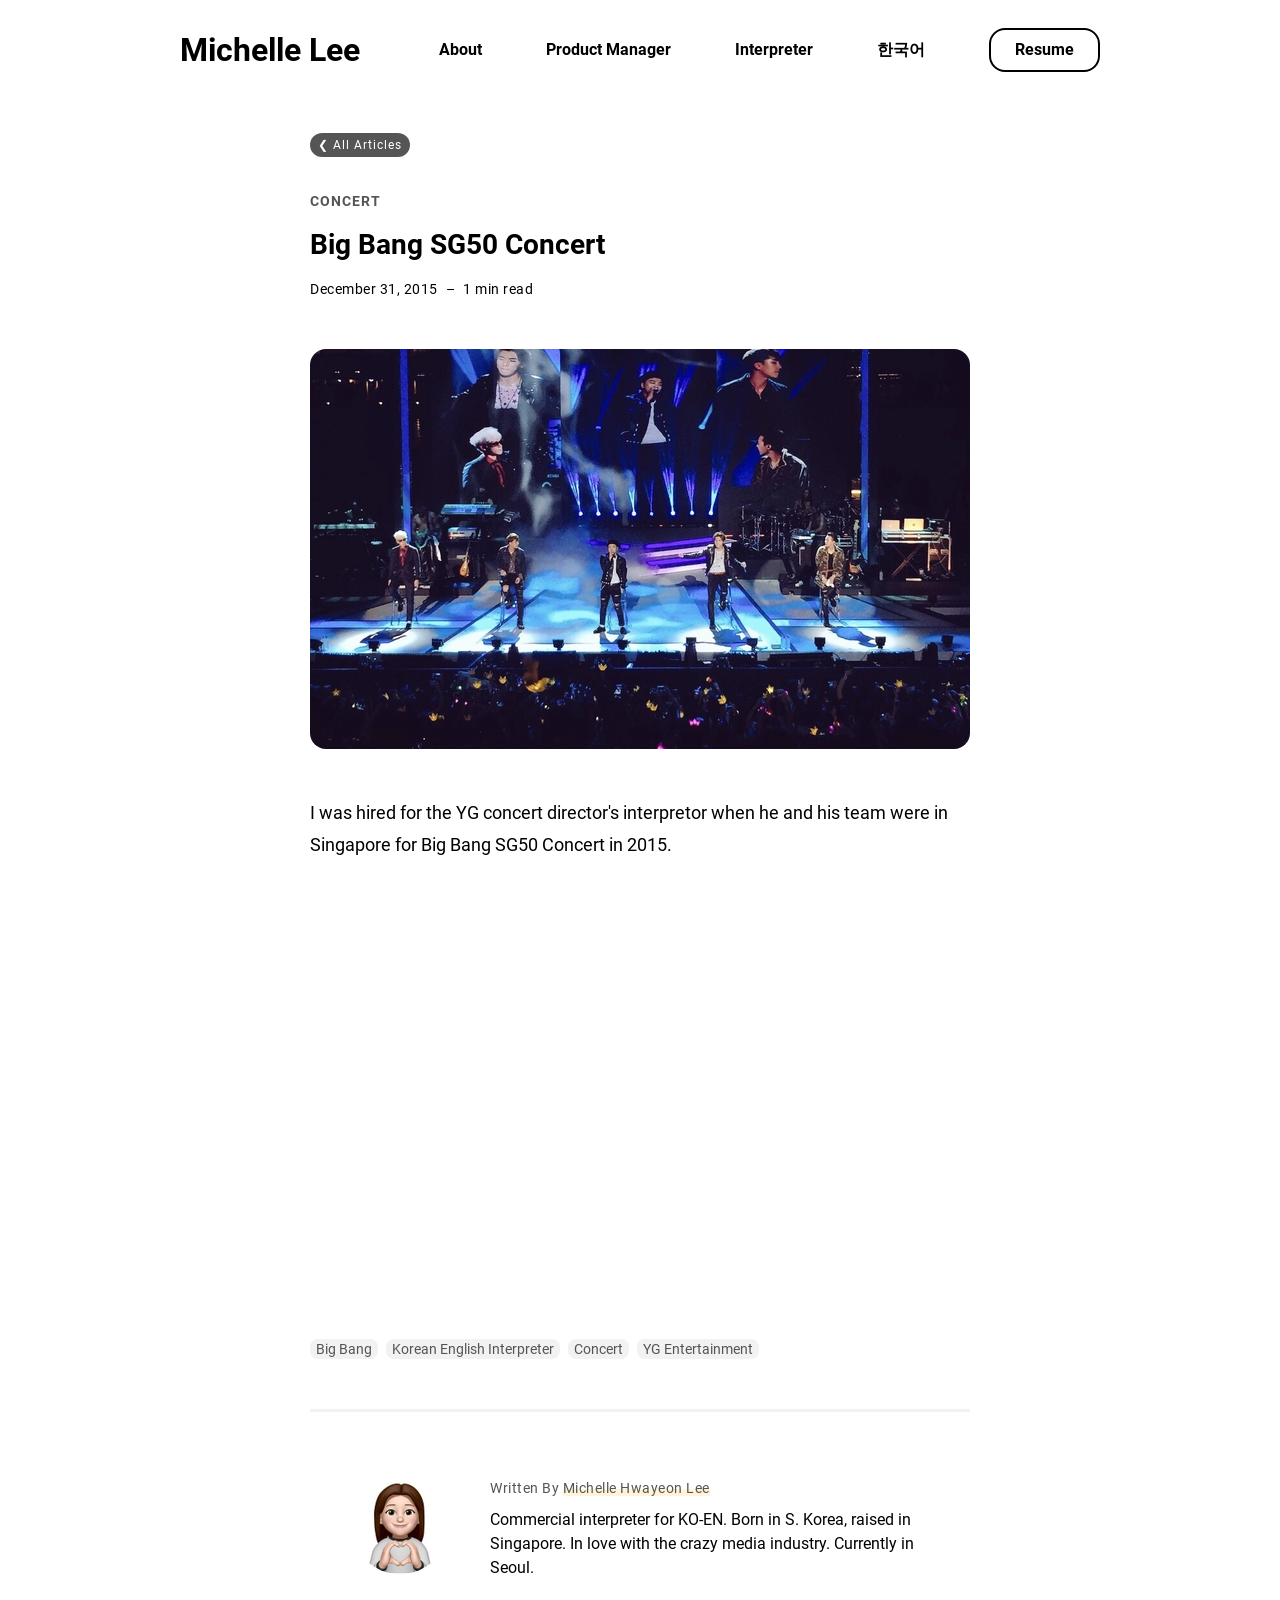
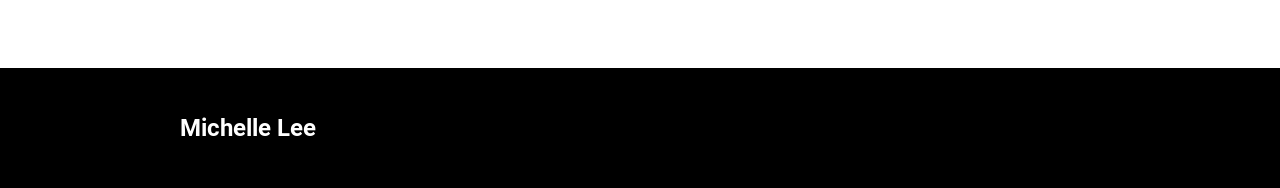
<file: big_bang/index.html>
<!DOCTYPE html><html lang="en"><head><meta charSet="utf-8"/><meta http-equiv="x-ua-compatible" content="ie=edge"/><meta name="viewport" content="width=device-width, initial-scale=1, shrink-to-fit=no"/><meta name="theme-color" content="#000000"/><meta data-react-helmet="true" property="twitter:description" content="Interpretation for Big Bang SG50 Concert in Singapore"/><meta data-react-helmet="true" property="twitter:title" content="Big Bang SG50 Concert"/><meta data-react-helmet="true" property="twitter:creator" content="Michelle Hwayeon Lee"/><meta data-react-helmet="true" property="twitter:card" content="summary"/><meta data-react-helmet="true" property="og:type" content="website"/><meta data-react-helmet="true" property="og:description" content="Interpretation for Big Bang SG50 Concert in Singapore"/><meta data-react-helmet="true" property="og:url" content="https://michellehylee.com/big_bang/"/><meta data-react-helmet="true" property="og:site_name" content="Big Bang SG50 Concert"/><meta data-react-helmet="true" property="og:title" content="Big Bang SG50 Concert"/><meta data-react-helmet="true" name="description" content="Interpretation for Big Bang SG50 Concert in Singapore"/><meta name="generator" content="Gatsby 4.6.0"/><style data-href="/styles.53effa7b6a59b20890c6.css" data-identity="gatsby-global-css">@font-face{font-display:swap;font-family:Roboto;font-style:normal;font-weight:400;src:url(/static/roboto-cyrillic-ext-400-normal-493afe7ae8ecfe26880062706f9bc876.woff2) format("woff2"),url(/static/roboto-all-400-normal-376ea5d93f71583052f65de4e0c6a92c.woff) format("woff");unicode-range:U+0460-052f,U+1c80-1c88,U+20b4,U+2de0-2dff,U+a640-a69f,U+fe2e-fe2f}@font-face{font-display:swap;font-family:Roboto;font-style:normal;font-weight:400;src:url([data-uri]) format("woff2"),url(/static/roboto-all-400-normal-376ea5d93f71583052f65de4e0c6a92c.woff) format("woff");unicode-range:U+0400-045f,U+0490-0491,U+04b0-04b1,U+2116}@font-face{font-display:swap;font-family:Roboto;font-style:normal;font-weight:400;src:url([data-uri]) format("woff2"),url(/static/roboto-all-400-normal-376ea5d93f71583052f65de4e0c6a92c.woff) format("woff");unicode-range:U+1f??}@font-face{font-display:swap;font-family:Roboto;font-style:normal;font-weight:400;src:url([data-uri]) format("woff2"),url(/static/roboto-all-400-normal-376ea5d93f71583052f65de4e0c6a92c.woff) format("woff");unicode-range:U+0370-03ff}@font-face{font-display:swap;font-family:Roboto;font-style:normal;font-weight:400;src:url([data-uri]) format("woff2"),url(/static/roboto-all-400-normal-376ea5d93f71583052f65de4e0c6a92c.woff) format("woff");unicode-range:U+0102-0103,U+0110-0111,U+0128-0129,U+0168-0169,U+01a0-01a1,U+01af-01b0,U+1ea0-1ef9,U+20ab}@font-face{font-display:swap;font-family:Roboto;font-style:normal;font-weight:400;src:url(/static/roboto-latin-ext-400-normal-c3dcdbd5bb4d4af80817dc0edc1cd888.woff2) format("woff2"),url(/static/roboto-all-400-normal-376ea5d93f71583052f65de4e0c6a92c.woff) format("woff");unicode-range:U+0100-024f,U+0259,U+1e??,U+2020,U+20a0-20ab,U+20ad-20cf,U+2113,U+2c60-2c7f,U+a720-a7ff}@font-face{font-display:swap;font-family:Roboto;font-style:normal;font-weight:400;src:url(/static/roboto-latin-400-normal-4673b4537a84c7f7a130799aa6af329b.woff2) format("woff2"),url(/static/roboto-all-400-normal-376ea5d93f71583052f65de4e0c6a92c.woff) format("woff");unicode-range:U+00??,U+0131,U+0152-0153,U+02bb-02bc,U+02c6,U+02da,U+02dc,U+2000-206f,U+2074,U+20ac,U+2122,U+2191,U+2193,U+2212,U+2215,U+feff,U+fffd}@font-face{font-display:swap;font-family:Roboto;font-style:normal;font-weight:700;src:url(/static/roboto-cyrillic-ext-700-normal-b816cda3107bb21c87e131350878a58b.woff2) format("woff2"),url(/static/roboto-all-700-normal-ef6d1d09b20b877fee4ee89fde70755b.woff) format("woff");unicode-range:U+0460-052f,U+1c80-1c88,U+20b4,U+2de0-2dff,U+a640-a69f,U+fe2e-fe2f}@font-face{font-display:swap;font-family:Roboto;font-style:normal;font-weight:700;src:url([data-uri]) format("woff2"),url(/static/roboto-all-700-normal-ef6d1d09b20b877fee4ee89fde70755b.woff) format("woff");unicode-range:U+0400-045f,U+0490-0491,U+04b0-04b1,U+2116}@font-face{font-display:swap;font-family:Roboto;font-style:normal;font-weight:700;src:url([data-uri]) format("woff2"),url(/static/roboto-all-700-normal-ef6d1d09b20b877fee4ee89fde70755b.woff) format("woff");unicode-range:U+1f??}@font-face{font-display:swap;font-family:Roboto;font-style:normal;font-weight:700;src:url([data-uri]) format("woff2"),url(/static/roboto-all-700-normal-ef6d1d09b20b877fee4ee89fde70755b.woff) format("woff");unicode-range:U+0370-03ff}@font-face{font-display:swap;font-family:Roboto;font-style:normal;font-weight:700;src:url([data-uri]) format("woff2"),url(/static/roboto-all-700-normal-ef6d1d09b20b877fee4ee89fde70755b.woff) format("woff");unicode-range:U+0102-0103,U+0110-0111,U+0128-0129,U+0168-0169,U+01a0-01a1,U+01af-01b0,U+1ea0-1ef9,U+20ab}@font-face{font-display:swap;font-family:Roboto;font-style:normal;font-weight:700;src:url(/static/roboto-latin-ext-700-normal-bcf37d666ce10b3556cd04b17d96d68d.woff2) format("woff2"),url(/static/roboto-all-700-normal-ef6d1d09b20b877fee4ee89fde70755b.woff) format("woff");unicode-range:U+0100-024f,U+0259,U+1e??,U+2020,U+20a0-20ab,U+20ad-20cf,U+2113,U+2c60-2c7f,U+a720-a7ff}@font-face{font-display:swap;font-family:Roboto;font-style:normal;font-weight:700;src:url(/static/roboto-latin-700-normal-0682ca7f74351d42bf73ed1e95572bfe.woff2) format("woff2"),url(/static/roboto-all-700-normal-ef6d1d09b20b877fee4ee89fde70755b.woff) format("woff");unicode-range:U+00??,U+0131,U+0152-0153,U+02bb-02bc,U+02c6,U+02da,U+02dc,U+2000-206f,U+2074,U+20ac,U+2122,U+2191,U+2193,U+2212,U+2215,U+feff,U+fffd}

/*! normalize.css v8.0.1 | MIT License | github.com/necolas/normalize.css */html{-webkit-text-size-adjust:100%;line-height:1.15}body{margin:0}main{display:block}h1{font-size:2em;margin:.67em 0}hr{box-sizing:content-box;height:0;overflow:visible}pre{font-family:monospace,monospace;font-size:1em}a{background-color:transparent}abbr[title]{border-bottom:none;text-decoration:underline;text-decoration:underline dotted}b,strong{font-weight:bolder}code,kbd,samp{font-family:monospace,monospace;font-size:1em}small{font-size:80%}sub,sup{font-size:75%;line-height:0;position:relative;vertical-align:baseline}sub{bottom:-.25em}sup{top:-.5em}img{border-style:none}button,input,optgroup,select,textarea{font-family:inherit;font-size:100%;line-height:1.15;margin:0}button,input{overflow:visible}button,select{text-transform:none}[type=button],[type=reset],[type=submit],button{-webkit-appearance:button}[type=button]::-moz-focus-inner,[type=reset]::-moz-focus-inner,[type=submit]::-moz-focus-inner,button::-moz-focus-inner{border-style:none;padding:0}[type=button]:-moz-focusring,[type=reset]:-moz-focusring,[type=submit]:-moz-focusring,button:-moz-focusring{outline:1px dotted ButtonText}fieldset{padding:.35em .75em .625em}legend{box-sizing:border-box;color:inherit;display:table;max-width:100%;padding:0;white-space:normal}progress{vertical-align:baseline}textarea{overflow:auto}[type=checkbox],[type=radio]{box-sizing:border-box;padding:0}[type=number]::-webkit-inner-spin-button,[type=number]::-webkit-outer-spin-button{height:auto}[type=search]{-webkit-appearance:textfield;outline-offset:-2px}[type=search]::-webkit-search-decoration{-webkit-appearance:none}::-webkit-file-upload-button{-webkit-appearance:button;font:inherit}details{display:block}summary{display:list-item}[hidden],template{display:none}:root{--breakpoint-xs:480px;--breakpoint-sm:768px;--breakpoint-md:992px;--breakpoint-lg:1200px;--border-radius:1rem;--page-width:62.5rem;--page-padding:0 2.5rem;--header-height:6.25rem;--footer-height:7.5rem}*{box-sizing:border-box}html{scroll-behavior:smooth}body,html{height:100%;width:100%}body{text-rendering:optimizeLegibility;background-color:var(--background-color);color:var(--text-color);font-family:var(--base-font);font-size:1rem;font-weight:400;line-height:1.5rem}body.fixed{overflow:hidden;position:fixed}a{-webkit-text-decoration-skip:ink;color:var(--subtext-color);cursor:pointer;display:inline-block;text-decoration:none;text-decoration-skip-ink:auto}a:hover{outline:0}a:focus{outline-color:var(--subtext-color);outline-style:dotted;outline-width:2px}h1{color:var(--primary-color);font-size:1.75rem;font-weight:700;line-height:2rem;margin:1rem 0}h2{font-size:1.625rem}h2,h3{color:var(--primary-color);font-weight:700;line-height:2rem;margin:2rem 0 1rem}h3{font-size:1.375rem}h4{color:var(--primary-color);font-size:1.125rem;font-weight:700;line-height:2rem;margin:2rem 0 1rem}hr{border-width:.05rem;color:var(--tertiary-color);margin:3rem auto;opacity:.1}u{box-shadow:inset 0 -.5em 0 var(--secondary-color);text-decoration:none;transition:box-shadow .3s ease-out}u:hover{box-shadow:inset 0 -1em 0 var(--secondary-color)}#___gatsby,#gatsby-focus-wrapper{height:100%;width:100%}@media screen and (prefers-reduced-motion:reduce){html{scroll-behavior:auto}}body[data-theme=lightTheme]{--primary-color:#000;--secondary-color:#fff4d9;--tertiary-color:#f2f2f2;--text-color:#000;--subtext-color:#555;--background-color:#fff;--card-background-color:#fff;--scroll-bar-color:rgba(0,0,0,.5);--box-shadow-color:rgba(0,0,0,.16);--box-shadow-hover-color:rgba(0,0,0,.32);--base-font:"Roboto",Arial,sans-serif}body[data-theme=darkTheme]{--primary-color:#fafafa;--secondary-color:#341677;--tertiary-color:#252525;--text-color:hsla(0,0%,100%,.87);--subtext-color:#aaa;--background-color:#121212;--card-background-color:#1c1c1c;--scroll-bar-color:hsla(0,0%,100%,.5);--box-shadow-color:rgba(0,0,0,.16);--box-shadow-hover-color:rgba(0,0,0,.32);--base-font:"Roboto",Arial,sans-serif}.style-module--Logo--xzURL{color:var(--primary-color);-webkit-filter:none!important;filter:none!important;font-size:1.75rem;font-weight:900;pointer-events:auto!important;position:relative;-webkit-user-select:auto!important;-ms-user-select:auto!important;user-select:auto!important;z-index:13}@-webkit-keyframes fadeIn{0%{opacity:0}to{opacity:1}}@keyframes fadeIn{0%{opacity:0}to{opacity:1}}@-webkit-keyframes fadeOut{0%{opacity:1}to{opacity:0}}@keyframes fadeOut{0%{opacity:1}to{opacity:0}}@-webkit-keyframes fadeUp{0%{opacity:0;-webkit-transform:translateY(20px);transform:translateY(20px)}to{opacity:1;-webkit-transform:translateY(0);transform:translateY(0)}}@keyframes fadeUp{0%{opacity:0;-webkit-transform:translateY(20px);transform:translateY(20px)}to{opacity:1;-webkit-transform:translateY(0);transform:translateY(0)}}@-webkit-keyframes fadeDown{0%{opacity:0;-webkit-transform:translateY(-20px);transform:translateY(-20px)}to{opacity:1;-webkit-transform:translateY(0);transform:translateY(0)}}@keyframes fadeDown{0%{opacity:0;-webkit-transform:translateY(-20px);transform:translateY(-20px)}to{opacity:1;-webkit-transform:translateY(0);transform:translateY(0)}}@-webkit-keyframes fadeLeft{0%{opacity:0;-webkit-transform:translateX(20px);transform:translateX(20px)}to{opacity:1;-webkit-transform:translateX(0);transform:translateX(0)}}@keyframes fadeLeft{0%{opacity:0;-webkit-transform:translateX(20px);transform:translateX(20px)}to{opacity:1;-webkit-transform:translateX(0);transform:translateX(0)}}@-webkit-keyframes scaleIn{0%{opacity:0;-webkit-transform:scaleY(0);transform:scaleY(0)}to{opacity:1;-webkit-transform:scaleY(1);transform:scaleY(1)}}@keyframes scaleIn{0%{opacity:0;-webkit-transform:scaleY(0);transform:scaleY(0)}to{opacity:1;-webkit-transform:scaleY(1);transform:scaleY(1)}}@-webkit-keyframes reduceHeight{0%{height:100%}to{height:0%}}@keyframes reduceHeight{0%{height:100%}to{height:0%}}@-webkit-keyframes waving-hand{0%{-webkit-transform:rotate(0deg);transform:rotate(0deg)}10%{-webkit-transform:rotate(14deg);transform:rotate(14deg)}20%{-webkit-transform:rotate(-8deg);transform:rotate(-8deg)}30%{-webkit-transform:rotate(14deg);transform:rotate(14deg)}40%{-webkit-transform:rotate(-4deg);transform:rotate(-4deg)}50%{-webkit-transform:rotate(10deg);transform:rotate(10deg)}60%{-webkit-transform:rotate(0deg);transform:rotate(0deg)}to{-webkit-transform:rotate(0deg);transform:rotate(0deg)}}@keyframes waving-hand{0%{-webkit-transform:rotate(0deg);transform:rotate(0deg)}10%{-webkit-transform:rotate(14deg);transform:rotate(14deg)}20%{-webkit-transform:rotate(-8deg);transform:rotate(-8deg)}30%{-webkit-transform:rotate(14deg);transform:rotate(14deg)}40%{-webkit-transform:rotate(-4deg);transform:rotate(-4deg)}50%{-webkit-transform:rotate(10deg);transform:rotate(10deg)}60%{-webkit-transform:rotate(0deg);transform:rotate(0deg)}to{-webkit-transform:rotate(0deg);transform:rotate(0deg)}}.style-module--SplashScreen--vXOkg{align-items:center;background-color:var(--primary-color);display:flex;height:100%;justify-content:center;left:0;position:fixed;top:0;width:100%;z-index:900}.style-module--LogoWrapper--BA0Hc{align-items:center;display:flex;height:4rem;justify-content:center;position:relative;width:auto}.style-module--Backdrop--IqgMA{background-color:var(--primary-color);height:100%;left:0;position:absolute;top:0;width:100%;z-index:1000}.style-module--Footer--pX9BK{align-items:center;background:var(--primary-color);border-top:none;display:flex;flex-direction:row;height:auto;margin-top:2rem;min-height:var(--footer-height);width:100%}.style-module--ContentWrapper--6BjK8{align-items:center;display:flex;flex-direction:row;height:100%;justify-content:space-between;margin:0 auto;max-width:var(--page-width);padding:var(--page-padding);width:100%}.style-module--Links--Lg8lq{display:flex;flex-direction:row;justify-content:space-between;width:auto}.style-module--Links--Lg8lq a{color:var(--background-color);font-size:.875rem;font-weight:700;letter-spacing:1px;margin-right:2rem;text-transform:uppercase}.style-module--Links--Lg8lq a:last-child{margin-right:0}@media (min-width:768px){.style-module--Links--Lg8lq a{margin-right:4rem}}.style-module--Header--mZOzg{align-items:center;background:var(--background-color);display:flex;flex-direction:row;height:auto;min-height:var(--header-height);width:100%}.style-module--ContentWrapper --XYxH4{align-items:center;display:flex;height:100%;justify-content:space-between;margin:0 auto;max-width:var(--page-width);padding:var(--page-padding);width:100%}.style-module--Burger--GrdOa{background:transparent;border:none;cursor:pointer;display:flex;flex-direction:column;height:2rem;justify-content:space-around;padding:0;width:2rem;z-index:12}.style-module--Burger--GrdOa:focus{outline:none}.style-module--Burger--GrdOa div{background:var(--primary-color);border-radius:.625rem;height:.25rem;position:relative;-webkit-transform-origin:1px;transform-origin:1px;transition:all .3s ease-in-out;width:2rem}.style-module--Burger--GrdOa div:first-child{-webkit-transform:rotate(0);transform:rotate(0)}.style-module--Burger--GrdOa div:nth-child(2){opacity:1;-webkit-transform:translateX(0);transform:translateX(0)}.style-module--Burger--GrdOa div:nth-child(3){-webkit-transform:rotate(0);transform:rotate(0)}.style-module--TopNavigationBar--V0syT{align-items:center;background:var(--background-color);display:flex;justify-content:space-between;width:auto}.style-module--TopNavigationBar--V0syT a{color:var(--primary-color);font-size:1rem;font-weight:700;margin-right:4rem;padding:0;position:relative;text-align:center}.style-module--TopNavigationBar--V0syT a:last-child{margin-right:0}.style-module--TopNavigationBar--V0syT a.style-module--NavLink--lBAYL:before{background-color:var(--primary-color);bottom:-.125rem;content:"";height:.1563rem;position:absolute;transition:.2s ease-out;width:0}.style-module--TopNavigationBar--V0syT a.style-module--NavLink--lBAYL:hover:before{width:100%}.style-module--TopNavigationBar--V0syT a.style-module--CtaButton--z3hq0{background:var(--background-color);border:.125rem solid var(--primary-color);border-radius:var(--border-radius);height:auto;padding:.5rem 1.5rem;transition:20ms ease-out;width:auto}.style-module--TopNavigationBar--V0syT a.style-module--CtaButton--z3hq0:hover{background:var(--primary-color);color:var(--background-color)}.style-module--SideBarWrapper--5xUjZ{bottom:0;display:block;height:100vh;outline:0;position:fixed;right:0;top:0;-webkit-transform:translateX(100%);transform:translateX(100%);transition:all .3s ease-in-out;visibility:hidden;width:100%;z-index:10}.style-module--SideNavigationBar--V6e\+O{background:var(--background-color);display:flex;flex-direction:column;height:100vh;justify-content:center;margin-left:auto;padding:2rem;position:relative;right:0;text-align:left;width:55%}.style-module--SideNavigationBar--V6e\+O a{color:var(--primary-color);font-size:1.5rem;font-weight:700;padding:1.5rem 0;text-align:center}.style-module--SideNavigationBar--V6e\+O a.style-module--CtaButton--z3hq0{background:var(--background-color);border:.125rem solid var(--primary-color);border-radius:var(--border-radius);height:auto;margin:1.5rem auto;padding:1rem 1.5rem;width:auto}.style-module--SideBarBackdrop--\+0cBv{background:rgba(0,0,0,.3);display:none;height:100%;left:0;position:fixed;top:0;transition:all .3s ease-in-out;width:100%;z-index:9}.style-module--Blurred--8gPkd footer,.style-module--Blurred--8gPkd main{-webkit-filter:blur(5px);filter:blur(5px);overflow:hidden;pointer-events:none;transition:all .3s ease-out;-webkit-user-select:none;-ms-user-select:none;user-select:none}.CookieConsent{align-items:center;background:var(--primary-color);border-radius:var(--border-radius);color:var(--background-color);display:flex;flex-direction:column;justify-content:space-between;margin:0 auto;max-width:var(--page-width);padding:1rem 2rem;width:90%}.CookieConsent button{background-color:var(--primary-color);border:2px solid var(--background-color);border-radius:var(--border-radius);color:var(--background-color);font-size:.875rem;font-weight:700;height:3rem;margin:0 1rem 0 0;outline:none;padding:1rem;text-align:center;text-decoration:none;text-transform:uppercase;width:8rem}.CookieConsent button:active,.CookieConsent button:focus,.CookieConsent button:hover{cursor:pointer;outline:none}.CookieConsent button#confirm{background-color:var(--background-color);border:none;color:var(--primary-color);margin:0}@media (min-width:992px){.CookieConsent{flex-direction:row}}.style-module--CookieBar--kxAGJ{bottom:1rem;left:0;margin:0;position:fixed;width:100%;z-index:999}.style-module--Layout--s6yp3{display:grid;grid-template-columns:100%;grid-template-rows:auto 1fr auto;margin:0 auto;min-height:100%;width:100%}.style-module--Layout--s6yp3 main{margin-top:2rem}.style-module--Section--HYcY6{background:var(--background-color);height:auto;scroll-margin-top:60px;width:100%}.style-module--Section--HYcY6 .style-module--Heading--LAAvY{font-size:1.75rem;line-height:2.25rem;margin:0 0 2rem}.style-module--ContentWrapper --Nt3lH{height:100%;margin:0 auto 8rem;max-width:var(--page-width);padding:var(--page-padding);width:100%}.style-module--AuthorSnippet--fHN99{align-items:flex-start;display:flex;flex-direction:column;justify-content:space-between;max-width:660px;padding:0;width:100%}.style-module--AuthorSnippet--fHN99 .style-module--Avatar--HiziA{border-radius:50%;height:100px;width:100px}.style-module--AuthorSnippet--fHN99 .style-module--Description--G71wk{margin-top:1rem;width:100%}.style-module--AuthorSnippet--fHN99 .style-module--WrittenBy--GBoAA{color:var(--subtext-color);font-size:.875rem;letter-spacing:.5px}.style-module--AuthorSnippet--fHN99 .style-module--Bio--L9jdK{margin:.5rem 0}@media screen and (min-width:768px){.style-module--AuthorSnippet--fHN99{align-items:center;flex-direction:row;justify-content:space-between;padding:var(--page-padding)}.style-module--AuthorSnippet--fHN99 .style-module--Description--G71wk{max-width:27.5rem;width:100%}}.style-module--Breadcrumb--FUh7R{background-color:var(--subtext-color);border-radius:var(--border-radius);display:inline-block;font-size:12px;font-weight:400;margin-bottom:2rem;padding:0 .5rem}.style-module--Breadcrumb--FUh7R a{letter-spacing:1px}.style-module--Breadcrumb--FUh7R .style-module--BackArrow--92zoa,.style-module--Breadcrumb--FUh7R a{color:var(--background-color)}.style-module--Breadcrumb--FUh7R .style-module--BackArrow--92zoa{margin-right:.25rem}.style-module--Article--pFdyf{height:100%;margin:0 auto;max-width:740px;padding:var(--page-padding);width:100%}.style-module--Article--pFdyf .style-module--Banner--y9rID,.style-module--Article--pFdyf .style-module--Body--nax22,.style-module--Article--pFdyf .style-module--Footer--1Aj9z,.style-module--Article--pFdyf .style-module--Header--H6-D9{margin-bottom:3rem}.style-module--Article--pFdyf .style-module--Category--1CoYz{color:var(--subtext-color);display:block;font-size:.875rem;font-weight:700;letter-spacing:1px;text-transform:uppercase}.style-module--Article--pFdyf .style-module--Details--kmdiu{font-size:.875rem;letter-spacing:.5px}.style-module--Article--pFdyf .style-module--ReadingTime--RSBki{margin-left:.5rem}.style-module--Article--pFdyf .style-module--ReadingTime--RSBki:before{content:"–";margin-right:.5rem}.style-module--Article--pFdyf .style-module--BannerImage--ccjd3{border-radius:var(--border-radius);margin-bottom:0}.style-module--Article--pFdyf .style-module--BannerCaption--VRhK6{display:block;font-size:.875rem;letter-spacing:.5px;text-align:center}.style-module--Article--pFdyf .style-module--Body--nax22 .style-module--Content--pkA2h{font-size:1.125rem;line-height:2rem;margin-bottom:3rem}.style-module--Article--pFdyf .style-module--Body--nax22 .style-module--Keyword--miw0l{background-color:var(--tertiary-color);border-radius:.5rem;color:var(--subtext-color);font-size:.875rem;margin-right:.5rem;padding:.125rem .375rem}.style-module--Article--pFdyf .style-module--Footer--1Aj9z{border-top:3px solid var(--tertiary-color);padding-top:3rem}.style-module--SlideContainer--YL8oD{-webkit-overflow-scrolling:touch;margin:0 -2.5rem;overflow-x:auto;overflow-y:hidden;padding:var(--page-padding);padding-bottom:.5rem;white-space:nowrap}.style-module--SlideContainer--YL8oD::-webkit-scrollbar{display:none}@media (hover:hover){.style-module--SlideContainer--YL8oD{scrollbar-color:var(--scroll-bar-color)}.style-module--SlideContainer--YL8oD::-webkit-scrollbar{-webkit-appearance:none;display:block}.style-module--SlideContainer--YL8oD::-webkit-scrollbar:horizontal{height:.8rem}.style-module--SlideContainer--YL8oD::-webkit-scrollbar-thumb{background-color:var(--scroll-bar-color);border:.2rem solid var(--background-color);border-radius:8px}.style-module--SlideContainer--YL8oD::-webkit-scrollbar-track{background-color:var(--background-color);border-radius:8px}}.style-module--Profile--yX-7v{background:var(--background-color);background:linear-gradient(to right,var(--primary-color) 50%,var(--background-color) 50%);background-position:100% 100%;background-size:205% 100%;border:.125rem solid var(--primary-color);border-radius:var(--border-radius);color:var(--primary-color);font-size:1rem;height:auto;margin-right:.5rem;padding:.3rem 1.25rem;transition:all .1s ease-out;width:auto}.style-module--Profile--yX-7v:hover{background-position:0 100%;color:var(--background-color)}.style-module--Profile--yX-7v svg{height:1rem;margin-bottom:-.05rem;margin-right:.25rem;width:1rem}.style-module--Profile--yX-7v:hover svg{-webkit-filter:invert(1);filter:invert(1)}@media (min-width:768px){.style-module--Profile--yX-7v{margin-right:1rem}}.style-module--Hero--Evv0u{display:flex;flex-direction:column;justify-content:center;min-height:50vh}.style-module--Hero--Evv0u .style-module--Title--Twdkw{font-size:2rem;font-weight:700;line-height:2.375rem;margin:0 0 1.5rem}.style-module--Hero--Evv0u .style-module--Subtitle--qhIz8{font-size:1.25rem;font-weight:700;line-height:1.5rem;margin:-.5rem 0 0}.style-module--Hero--Evv0u p{font-size:1.125rem;margin-bottom:2rem}.style-module--Intro--agHzQ{align-items:center;display:flex;justify-content:flex-start}.style-module--ImagePrefix--bcT3l{color:var(--primary-color);display:inline-block;font-size:2rem;font-weight:700;line-height:3rem}.style-module--Image--jVafd{display:inline-block;height:36px;margin-left:1rem;-webkit-transform-origin:70% 70%;transform-origin:70% 70%;width:36px}@media (min-width:768px){.style-module--Hero--Evv0u .style-module--Title--Twdkw{font-size:2.625rem;line-height:4rem;margin-bottom:0}.style-module--Hero--Evv0u .style-module--Subtitle--qhIz8{font-size:2rem;line-height:3rem}.style-module--ImagePrefix--bcT3l{font-size:2.625rem;line-height:4rem}.style-module--Image--jVafd{height:48px;width:48px}}.style-module--Card--xmHd-{background:var(--card-color);border-radius:var(--border-radius);box-shadow:0 5px 15px var(--box-shadow-color);display:inline-flex;flex-direction:column;height:auto;justify-content:space-around;margin:1rem 2.5rem 2rem 0;min-height:12rem;transition:box-shadow .3s ease-out;white-space:normal;width:16.25rem}.style-module--Card--xmHd-:hover{box-shadow:0 5px 15px var(--box-shadow-hover-color)}.style-module--Card--xmHd- .style-module--Banner--1AHea{background:var(--tertiary-color);border-top-left-radius:var(--border-radius);border-top-right-radius:var(--border-radius);height:5rem}.style-module--Card--xmHd- .style-module--ImageWrapper--UDAGh{height:100%;max-height:5rem}.style-module--Card--xmHd- .style-module--Image--Q-EOT{border-top-left-radius:var(--border-radius);border-top-right-radius:var(--border-radius)}.style-module--Card--xmHd- .style-module--DescriptionWrapper--X4Z6Q{display:flex;flex-direction:column;height:auto;justify-content:center;padding:2rem 1rem}.style-module--Card--xmHd- .style-module--Category--7rkhy{color:var(--primary-color);font-weight:700;letter-spacing:1px;text-transform:uppercase}.style-module--Card--xmHd- .style-module--Title--3nDZX{font-size:1rem;font-weight:400;line-height:1.5rem;margin:.25rem 0}.style-module--Card--xmHd- .style-module--Details--W6Sx5{color:var(--subtext-color);font-size:.75rem;letter-spacing:.5px}.style-module--Card--xmHd- .style-module--ReadingTime--oDks7{margin-left:.25rem}.style-module--Card--xmHd- .style-module--ReadingTime--oDks7:before{content:"–";margin-right:.25rem}.style-module--Articles--RF2oE{align-items:center;display:flex;flex-direction:row;justify-content:flex-start}.style-module--About--D2YAT{display:flex;flex-direction:column;justify-content:space-between}.style-module--About--D2YAT .style-module--Description--LgGZH{margin-bottom:3rem;max-width:31.25rem;width:100%}.style-module--About--D2YAT .style-module--ImageWrapper--pBujx{max-width:18rem;width:100%}.style-module--About--D2YAT .style-module--Image--V-O8y{border-radius:var(--border-radius);box-shadow:0 0 2.5rem rgba(0,0,0,.16);-webkit-filter:grayscale(20%) contrast(1) brightness(90%);filter:grayscale(20%) contrast(1) brightness(90%)}@media (min-width:768px){.style-module--About--D2YAT{flex-direction:row;justify-content:space-between}.style-module--About--D2YAT .style-module--Description--LgGZH{margin-bottom:0;margin-right:3rem}.style-module--About--D2YAT .style-module--ImageWrapper--pBujx{margin-top:-2rem}}.style-module--Button--grH1j{background-color:var(--primary-color);border:none;border-radius:var(--border-radius);color:var(--background-color);display:inline-block;font-size:1rem;font-weight:700;height:100%;margin:0 auto;max-width:15.625rem;padding:.8rem 1.5rem;text-align:center;text-decoration:none;width:100%}.style-module--Button--grH1j:active,.style-module--Button--grH1j:hover{cursor:pointer;outline:none}.style-module--Button--grH1j:focus{outline-color:var(--subtext-color);outline-style:dotted;outline-width:2px}.style-module--Listing--UuymE{align-items:stretch;display:flex;flex-direction:row;flex-wrap:wrap;justify-content:flex-start}.style-module--Filter--MTd\+O{margin-bottom:3rem}.style-module--Filter--MTd\+O .style-module--Options--NRW7S{margin-top:1rem}.style-module--Filter--MTd\+O .style-module--Option--g7uSm{border:2px solid var(--subtext-color);border-radius:var(--border-radius);color:var(--subtext-color);cursor:pointer;display:inline-block;font-size:.875rem;font-weight:400;height:2.3125rem;line-height:2.2rem;margin-right:1rem;padding:0 1.5rem;width:auto}.style-module--Filter--MTd\+O .style-module--Option--g7uSm.style-module--Selected--8xZTc{border-color:var(--primary-color);color:var(--primary-color);font-weight:700}.style-module--LoadMore--i0wHR{margin-top:3rem;text-align:center}@media (hover:hover){.style-module--Filter--MTd\+O .style-module--Option--g7uSm:active,.style-module--Filter--MTd\+O .style-module--Option--g7uSm:hover{border-color:var(--primary-color);color:var(--primary-color);font-weight:700}}.style-module--Interests--PTs7f{-webkit-column-gap:1rem;column-gap:1rem;display:grid;grid-auto-flow:row;grid-template-columns:repeat(1,17.5rem);row-gap:1rem}.style-module--Interest--S-1PG{align-items:center;background:var(--card-background-color);border:.125rem solid var(--primary-color);border-radius:var(--border-radius);display:inline-flex;height:3rem;justify-content:flex-start;padding:1rem;width:17.5rem}.style-module--Interests--PTs7f button{max-width:17.5rem}.style-module--Interest--S-1PG .style-module--Icon--S2\+P5{margin-right:.5rem}@media (min-width:600px){.style-module--Interests--PTs7f{grid-template-columns:repeat(2,15.625rem)}.style-module--Interest--S-1PG{width:15.625rem}.style-module--Interests--PTs7f button{max-width:15.625rem}}@media (min-width:880px){.style-module--Interests--PTs7f{grid-template-columns:repeat(3,15.625rem)}}.style-module--Project--bSesc{align-items:center;display:flex;flex-direction:column-reverse;flex-shrink:0;justify-content:flex-end;margin-bottom:2rem;margin-top:3rem;max-width:20rem;padding-right:2.5rem;white-space:normal}.style-module--Project--bSesc .style-module--Details--8i8Oa{display:flex;flex-direction:column;margin-top:3rem;max-width:25rem;width:100%}.style-module--Project--bSesc .style-module--Details--8i8Oa .style-module--Category--8wNOB{font-size:.875rem;letter-spacing:1px;line-height:1rem;text-transform:uppercase}.style-module--Project--bSesc .style-module--Details--8i8Oa .style-module--Title--hQGtV{font-size:1.375rem;font-weight:700;line-height:1.625rem;margin-bottom:.625rem;margin-top:.625rem}.style-module--Project--bSesc .style-module--Details--8i8Oa .style-module--Tags--15NuW{display:flex;flex-wrap:wrap;line-height:1.2rem;margin-top:1.5rem}.style-module--Project--bSesc .style-module--Details--8i8Oa .style-module--Tags--15NuW span{margin-bottom:1rem;margin-right:1rem}.style-module--Project--bSesc .style-module--Details--8i8Oa .style-module--Links--dgKuy{align-items:center;display:flex;justify-content:flex-start;margin-top:1rem;width:100%}.style-module--Project--bSesc .style-module--Details--8i8Oa .style-module--Links--dgKuy a{display:inline-block;margin-right:2rem}.style-module--Project--bSesc .style-module--Details--8i8Oa .style-module--Links--dgKuy svg{height:1.3rem;transition:all .3s ease-out;width:1.3rem}.style-module--Project--bSesc .style-module--Details--8i8Oa .style-module--Links--dgKuy svg:hover{fill:var(--primary-color)}.style-module--Project--bSesc .style-module--ProjectImageWrapper--Zo9iV{border-radius:var(--border-radius);box-shadow:0 0 2.5rem var(--box-shadow-color);height:15rem;max-width:25rem;transition:all .3s ease-out;width:100%}.style-module--Project--bSesc .style-module--ProjectImageWrapper--Zo9iV:hover{box-shadow:0 0 2.5rem var(--box-shadow-hover-color);-webkit-transform:translate3d(0,-.125rem,0);transform:translate3d(0,-.125rem,0)}.style-module--Project--bSesc .style-module--ProjectImage--ju6ZI{border-radius:var(--border-radius)}@media (min-width:480px){.style-module--Project--bSesc{max-width:25rem;padding-right:5rem}}@media (min-width:992px){.style-module--Project--bSesc{flex-direction:row;flex-shrink:1;justify-content:space-between;margin-bottom:8rem;max-width:62.5rem;padding-right:0}.style-module--Project--bSesc .style-module--Details--8i8Oa{margin-top:0}.style-module--Project--bSesc .style-module--ProjectImageWrapper--Zo9iV{height:18.75rem}}.style-module--Projects--pBlNb{display:flex;flex-direction:row;margin-top:-2rem}.style-module--MoreProjects--BjdQw{margin-top:4rem;text-align:center}@media (min-width:992px){.style-module--Projects--pBlNb{flex-direction:column;margin-top:0}.style-module--MoreProjects--BjdQw{margin-top:0}}.style-module--Contact--HG\+De{max-width:45rem;width:100%}.style-module--Contact--HG\+De .style-module--Description--h66q4{margin-bottom:0;margin-top:0}.style-module--Contact--HG\+De .style-module--Profile--OwryU{display:flex;flex-direction:column;justify-content:flex-start;margin-bottom:2rem;margin-top:3rem}.style-module--Contact--HG\+De .style-module--Profile--OwryU .style-module--Avatar---aTHW{border-radius:50%;margin-bottom:2rem;margin-right:4rem;max-width:8.75rem;width:100%}.style-module--Contact--HG\+De .style-module--Profile--OwryU .style-module--ContactDetails--cNpIa{font-size:1.125rem;line-height:2rem}.style-module--Contact--HG\+De .style-module--Profile--OwryU .style-module--ContactDetails--cNpIa .style-module--Name--gkj6S{font-weight:700}@media (min-width:768px){.style-module--Contact--HG\+De .style-module--Profile--OwryU{align-items:center;flex-direction:row;margin-bottom:3rem}.style-module--Contact--HG\+De .style-module--Profile--OwryU .style-module--Avatar---aTHW{margin-bottom:0}}</style><title data-react-helmet="true">Big Bang SG50 Concert · Portfolio Minimal</title><style>.gatsby-image-wrapper{position:relative;overflow:hidden}.gatsby-image-wrapper picture.object-fit-polyfill{position:static!important}.gatsby-image-wrapper img{bottom:0;height:100%;left:0;margin:0;max-width:none;padding:0;position:absolute;right:0;top:0;width:100%;object-fit:cover}.gatsby-image-wrapper [data-main-image]{opacity:0;transform:translateZ(0);transition:opacity .25s linear;will-change:opacity}.gatsby-image-wrapper-constrained{display:inline-block;vertical-align:top}</style><noscript><style>.gatsby-image-wrapper noscript [data-main-image]{opacity:1!important}.gatsby-image-wrapper [data-placeholder-image]{opacity:0!important}</style></noscript><script type="module">const e="undefined"!=typeof HTMLImageElement&&"loading"in HTMLImageElement.prototype;e&&document.body.addEventListener("load",(function(e){if(void 0===e.target.dataset.mainImage)return;if(void 0===e.target.dataset.gatsbyImageSsr)return;const t=e.target;let a=null,n=t;for(;null===a&&n;)void 0!==n.parentNode.dataset.gatsbyImageWrapper&&(a=n.parentNode),n=n.parentNode;const o=a.querySelector("[data-placeholder-image]"),r=new Image;r.src=t.currentSrc,r.decode().catch((()=>{})).then((()=>{t.style.opacity=1,o&&(o.style.opacity=0,o.style.transition="opacity 500ms linear")}))}),!0);</script><link rel="sitemap" type="application/xml" href="/sitemap/sitemap-index.xml"/><link rel="icon" href="/favicon-32x32.png?v=df8be86322bd2501e475767df9a26b2b" type="image/png"/><link rel="manifest" href="/manifest.webmanifest" crossorigin="anonymous"/><link rel="apple-touch-icon" sizes="48x48" href="/icons/icon-48x48.png?v=df8be86322bd2501e475767df9a26b2b"/><link rel="apple-touch-icon" sizes="72x72" href="/icons/icon-72x72.png?v=df8be86322bd2501e475767df9a26b2b"/><link rel="apple-touch-icon" sizes="96x96" href="/icons/icon-96x96.png?v=df8be86322bd2501e475767df9a26b2b"/><link rel="apple-touch-icon" sizes="144x144" href="/icons/icon-144x144.png?v=df8be86322bd2501e475767df9a26b2b"/><link rel="apple-touch-icon" sizes="192x192" href="/icons/icon-192x192.png?v=df8be86322bd2501e475767df9a26b2b"/><link rel="apple-touch-icon" sizes="256x256" href="/icons/icon-256x256.png?v=df8be86322bd2501e475767df9a26b2b"/><link rel="apple-touch-icon" sizes="384x384" href="/icons/icon-384x384.png?v=df8be86322bd2501e475767df9a26b2b"/><link rel="apple-touch-icon" sizes="512x512" href="/icons/icon-512x512.png?v=df8be86322bd2501e475767df9a26b2b"/><link rel="preconnect" href="https://www.google-analytics.com"/><link rel="dns-prefetch" href="https://www.google-analytics.com"/><link as="script" rel="preload" href="/webpack-runtime-d5b35dcdd63478e7c03a.js"/><link as="script" rel="preload" href="/framework-92d2adab557805579119.js"/><link as="script" rel="preload" href="/app-061029296fd7798ac498.js"/><link as="script" rel="preload" href="/d37e71c39ee16e36a7ee69ccb816607ed55c64c9-facbd7d75b3b158ee322.js"/><link as="script" rel="preload" href="/component---node-modules-gatsby-theme-portfolio-minimal-src-templates-article-index-tsx-319b50f5d74086a8bd8a.js"/><link as="fetch" rel="preload" href="/page-data/big_bang/page-data.json" crossorigin="anonymous"/><link as="fetch" rel="preload" href="/page-data/sq/d/1094019748.json" crossorigin="anonymous"/><link as="fetch" rel="preload" href="/page-data/sq/d/3163442641.json" crossorigin="anonymous"/><link as="fetch" rel="preload" href="/page-data/app-data.json" crossorigin="anonymous"/></head><body data-theme="lightTheme"><div id="___gatsby"><div style="outline:none" tabindex="-1" id="gatsby-focus-wrapper"><div class="style-module--Layout--s6yp3"><header class="style-module--Header--mZOzg"><div class="style-module--ContentWrapper --XYxH4" style="opacity:0"><a aria-label="home" href="/"><div class="style-module--Logo--xzURL" aria-roledescription="logo" style="font-size:2rem;color:var(--primary-color">Michelle Lee</div></a><div class="style-module--Burger--GrdOa"><div></div><div></div><div></div></div><div class="style-module--SideBarWrapper--5xUjZ" aria-hidden="true" tabindex="-1"><nav class="style-module--SideNavigationBar--V6e+O"><a class="style-module--NavLink--lBAYL" href="/#about">About</a><a class="style-module--NavLink--lBAYL" href="/#product_manager">Product Manager</a><a class="style-module--NavLink--lBAYL" href="/interpreter">Interpreter</a><a href="https://michellehwayeonlee.notion.site/PM-4f0da9dd080f4d20af56bfaa7d6889aa" class="style-module--NavLink--lBAYL">한국어</a><a href="/michelle_lee_resume.pdf" target="_blank" rel="noopener noreferrer" class="style-module--CtaButton--z3hq0">Resume</a></nav></div><div class="style-module--SideBarBackdrop--+0cBv"></div></div></header><main><article class="style-module--Article--pFdyf"><div class="style-module--Breadcrumb--FUh7R"><a title="Back To Article Listing" href="/interpreter"><span class="style-module--BackArrow--92zoa">❮</span>All Articles</a></div><section class="style-module--Header--H6-D9"><span class="style-module--Category--1CoYz">Concert</span><h1>Big Bang SG50 Concert</h1><div class="style-module--Details--kmdiu">December 31, 2015<span class="style-module--ReadingTime--RSBki">1 min read</span></div></section><section class="style-module--Banner--y9rID"><div data-gatsby-image-wrapper="" class="gatsby-image-wrapper gatsby-image-wrapper-constrained"><div style="max-width:660px;display:block"><img alt="" role="presentation" aria-hidden="true" src="data:image/svg+xml;charset=utf-8,%3Csvg height=&#x27;400&#x27; width=&#x27;660&#x27; xmlns=&#x27;http://www.w3.org/2000/svg&#x27; version=&#x27;1.1&#x27;%3E%3C/svg%3E" style="max-width:100%;display:block;position:static"/></div><img aria-hidden="true" data-placeholder-image="" style="opacity:1;transition:opacity 500ms linear" decoding="async" src="data:image/svg+xml,%3csvg%20xmlns=&#x27;http://www.w3.org/2000/svg&#x27;%20width=&#x27;660&#x27;%20height=&#x27;400&#x27;%20viewBox=&#x27;0%200%20660%20400&#x27;%20preserveAspectRatio=&#x27;none&#x27;%3e%3cpath%20d=&#x27;M0%20161v160l7-1a584%20584%200%200175%200l2-1c1-1-5-1-14-1-12%200-15%200-15-2l1-3%201-3c0-1%206-4%2017-7l9-3%203-1c2%200%202%200%202%206l1%205c3%200%204-1%204-4l1-4%201-3v-3l1%201%201%206-1%207v8l3%201c2%200%203%200%203-2%201-4%204-4%204%200l1%202v-3c0-2%200-3%202-4%204-1%205-1%203%201-1%201-1%201%203%201%203%200%205-1%2011-6l9-5%208-4%204-2%202-2%206-1c8%200%209-1%2017-9l7-7h7l6%201-2%201v3c1%201%202%203%201%204-1%203%200%207%201%207l1-1v-1c1%200%203%204%202%205-2%202-1%203%201%203%202-1%203%200%201%201s-2%203-1%206h11l-11%2010-5%205c0%202%201%201%208-4%208-7%209-7%208%201l1%206c1%202%206%203%206%201l-2-1-3-1%202-1c1%200%202%200%202-2%200-12%201-15%207-19%205-4%206-7%201-4-3%201-3%201-5-1-4-2-4-8-1-10l1-7c0-4%200-6%201-5l1-1%201-2%202-5%202-7v-3c-2-2%200-4%204-5l5-2h9l4-1%202-2%201-1h5l2-1h3l3-2c2-2%202-2%202%200s5%205%206%203c1-1%202%200%204%203l4%203%202%201h-2c-2%200-2%200%201%203l5%203%201%201h3c3%200%203%200%203%202l2%205c1%203%201%207-1%2012v28c0%2015%200%2016%202%2016s2%200%202-3l4-22%202-5%201%205c1%204%202%206%201%207v3c2-1%204%203%205%2010%201%205%202%206%204%206s3-1%202-8v-8c1-7%201-9-2-8l-1-1%203-1c2%200%202%201%202%207s8%202%2012-5c2-5%201-5-5-5h-6l-1-4c-1-4-1-5%201-6v-8l-1-14c-1-6%200-9%201-6h3l1-1%202-1%202%201c0%203%205%206%209%206l4%202%202%202%201-1v-1l2%201h3l4%201%2023-2%2023-2v5l1%207%201%205v4l-3-2-5-2-4-2c-2-3-3-3-7-3s-5%201-3%203c2%201%201%202-1%202l-2%201-4%202c-5%201-4%203%201%203%204-1%204-1%206%203l3%202c1-2%2018-4%2018-2v16l1%208%201%205%201%205c0%205%200%205%202%205%203%200%204-2%203-4v-25c1%200%202-1%201-2v-5l1-2%201%202c2%203%203%2014%202%2013-2-1-1%203%201%205%201%201%202%201%204-1l2-3%201%202c2%202%202%202%202-1l-1-3v-3c0-1%200-2-1-1l-2%201c-1%200-1-4%201-7l1-5c0-2%200-2%202%202l1%205v-9h4c4%200%205%201%2012%209l9%2011a695%20695%200%200125%2026c2%200%202%200%200-3l-4-4-11-13-19-22-10-11%204-1c4%200%208%202%208%204s3%204%203%203l2-4c0-3%201-4%204-4l4-1h2l7%201c7%201%208%201%208%208%202%207%202%208%207%208l3-1%201-2%202%202%205%201%207%201%203%201h-3l-3%201c0%203%2014%204%2015%201l2-1%202-2c0-2%200-2%201%200%201%201%200%202-1%203l-1%203%201%205%202%205%201%202-1-1c0-1-1-1-2%201-1%201-1%201-1-1%200-5%200-5-3-5l-3%201c0%202%208%2011%2010%2011l1%203c0%204%201%204%207%205%204%200%204%200%202-1-3-1-4-3-4-8%200-9%200-9%204-4%204%204%205%203%202-1l-3-5-2-2c-1-1-2-2-2-5v-3l2%204c1%203%203%204%204%204%202%200%203-4%201-7s1-5%206-5l19%206%2015%206-1%203-1%204c-2%202-2%204-1%204l-10%201-12%201h15c13%200%2016%200%2020%202l8%203c6%200%206%201%202%201-3%200-3%200-2%201l7%201%205%201%204%201%206%203c4%204%209%205%2020%204%206-1%206-1%206%202l1%203h-6l-6%201h-1l-2%202-1%201-1%201c0%204-12%205-42%205-11%200-16%201-16%205-1%203-4%205-4%202h-2c-3%202-14%202-16%200h-3l-3-2-3-3%201%202v2l-1%202c0%202-2%201-3-2l1-4c2-1-1-2-5-2l-5-1c-2%200-3-4-1-4l2-5v-4h-5c-5%200-5%200-5%202-1%203%203%2010%205%2011%203%200-11%202-34%203l-17%201c0%202%200%203-2%203v1l-2%201h-7v-2l-1-4-1-3-1-2%201-4%201-4c0-2%200-3-2-3h-5c-4-1-4-1-4%202%200%202%200%202-7%202l-15-3c-4%200-4%200-3%201%201%202%201%202-1%202l-3%201%2014%201c13-1%2015-1%2018%201s4%206%201%206c-1%201-1%201%201%201l4%201-1%201h-7l-7-1-4-1-1-1v1l-1%201h-11c-9%201-11%201-11%204l-1%201v1c1%201%200%201-4%201-5%200-6%200-3-1l4-1-6-1c-5-1-5-1-6-7l-2-4c-2%200-1-1%201-3%203-3%201-5-4-5s-5%200-5%203l1%203%201%201-1%201c-1-1-1%200-1%201l-1%206-2%204-2-3c-1-3-4-4-5-2-1%201-15%200-16-1h-1l-4%201h-23a243%20243%200%2000-28%200c-5%201-27%202-28%200a292%20292%200%2000-52%201c-5%200-6-1-6-3l-2-3-1-2c0-2-1-2-4-2s-3%200-1%201%202%201%201%203l-2%204c-1%202-7%203-7%201l-3-1c-3%200-3%200-2-1l3-4%202-2c2%201%201-3-1-5-3-3-6-3-9-2-2%201-2%201-1%202v1c-2%200-2%200%200%201%201%202%201%202-1%202s-2%200-1%201c2%200%205%203%206%205l-4%202-7%204-3%201%201-1c2-2%201-3-4-3a99%2099%200%2000-26%201c-14-1-21-1-20-2l3-1c3%200%207-4%206-7l1%201c1%201%201%201%201-1%200-3-1-4-6-4h-5v4c1%204%200%204-4%207l-4%203-35%201a574%20574%200%2001-67-2l-1-2-2-3%201%201c1%201%201%201%202-2%201-4-1-6-5-7l-5-2-2-1v7c0%207%201%208%203%208s2%202-1%202c-2%200-2%201-2%2025v24h73c69%200%2073%200%2073-2h1c2%202%207%202%2096%202a1161%201161%200%200097-1l35%201a536%20536%200%200035-3l1-2c0-3%203-2%204%202l1%203h245v-50l-7-1c-6%200-6-1-3-2h5l3-1h1c1%201%201-66%201-172V0H0v161M197%2029c-3%200-3%201-2%201l2%202v1l1%201%202%204%202%202h-2l-8%202-5%203-4-4a82%2082%200%2001-7-9l-1-2c1-1%200-1-2-1-3%200-3%200-1%202l1%203%204%204c4%204%207%209%207%2014l2%203%201%205c0%206%203%2013%206%2013%206%202%206%202%202%202-4-1-5%200-5%201l-2%202-1%203v4l-1%2011-1%208c-1%202%203%204%205%202h14c4%201%205%204%206%2012l3%2011v6l1%204c1%202%204-3%204-6v-3l1-2v-6l1-3c3%201%206-2%205-5v-4h-2c1-1%200-2-1-4l-2-5c0-3-2-5-5-4l-1-2-2-2c-1%201-2-6-1-10%201-5%200-10-1-10l-2-2h-3c-2%202-1%200%201-3%203-3%209-3%208%200v17l1%202%202%202v1c-1%202%200%203%201%203l1-1c-1-2%201-3%203-3v3l2%201%201%202c1%201%201%201%203-1l2-4v-4c-1-3%200-6%202-8v-2l6-1h9l3-1v13l1%2020v8l4-1c5-1%206-1%2010-6%203-5%203-6%203-12l5-20%201-5c0-3-1-3-2%202-3%209-5%2011-5%206%200-3%200-4-1-3h-1c-1-1-1-2-2-1l-3-2-4-2c-5-1-6-3-6-12%200-14-2-16-9-16l-6-2-3-1v2l2%203%201%203c2%203%201%203-2%201l-2-3-1-3-2-6-1-4-1-1c1-1-1-3-7-3h-22m60%207c-2%204%200%2014%203%2012%202%200%202%201%202%205%200%202%203%203%205%201%202-1%202-10%200-11l-1-2c0-4-7-8-9-5M153%2047c0%204%200%204-2%203s-2-1-2%202l2%203%203%206-2-1-2-2c0-2-4-5-5-5l9%2017%206%208c3%203%203%204%205%203%202-2%201-8-7-29-4-11-6-13-5-5m44-4l-4%203c-5%201-4%202%203%203l8%201h4l2%201-2%201-1%202%201%202h1l1%201c2%205%205%203%204-3l1-1%201-2h-1l-1-1-1-1h-3l-4-2h-2l2-1c1-1%201-1-2-1l-3-1c0-1-3-2-4-1m251%201c-3%201-13%207-14%209-2%203-1%205%201%203%204-4%2014-8%2018-8l5-1h3c3%200%203%200%202-1-2-2-11-4-15-2m10%2013c-3%201-3%201-3%204v4c-2%201%201%206%204%208%204%202%208%203%208%200%201-2%201-2-1-2s-2%200-1-1l1-3c0-1%200-2%202-1%203%200%203%200%201-4-1-3-1-3-2-1%200%203-1%203-4%201l-2-2h2c2%200%202%200%201-1l-1-2h-5M340%2077c-1%201-1%201%201%201l4%201-2%201c-3-1-3%200%200%201l1%201-4-1c-3-2-4-1-3%201v3c-2%201%201%204%203%202h2c0%201%208%201%209-1l-2-3c-1-1-1-1%201-3v-2c-1-2-8-2-10-1m3%2023l-2%204c1%206-4%2025-8%2032-3%207-3%206%205%206%2022-2%2021-2%2012-13l-6-7v-10l1-12c2-2%201-2-2%200m-173%2028c-10%207-12%2011-8%2014%203%202%204%202%204%201l1-2%205-1h7c2%202%209%200%2011-2%203-3%202-4%200-6l-2-3c0-2-5-4-9-4l-9%203m85%2016v2l-1%201c-1%200%204%206%208%207%205%203%208%208%208%2012s1%205%203%204c3%200%205%201%205%206l5%2017%204%2016c-1%203-1%204%201%205s3-1%202-5c-2-4-3-28-1-31%201-1%201-1%201%201%200%201%200%202%201%201%200-1%203%201%203%203l2%201v1l1%203%202%205%201%203c2%202%204%2010%204%2014l1%204c3%200%204-3%202-5-1-1-2-4-2-10v-6l1%202c2%200%204%203%204%205-1%202%201%206%202%206%202%200%203-1%205-4l2-1%201%202c2-1%203%204%202%208%200%203%200%203%202%203l1-3v-18l-2-20c-3-5-6-5-6-1%201%204%200%205-3%205v-2c0-2%200-2-2-2h-2l-2-2-4-2-8-1c-6-1-12-2-11-3s-4-4-5-4c-4%201-12-5-11-8l-2-2-5-4c-4-4-6-5-7-3m218%203c-1%202%200%2012%201%2014l2%201-1-2v-7h1l4%201%202%201%205%204c5%204%206%204%204%2010s-1%206%201%201l3-4c4%200-2-8-11-12-4-2-7-4-6-5%200-2-4-4-5-2m-302%203c1%202-1%205-8%208-7%204-7%204-6%205v1c-2-1-5%206-4%207v8c0%207%200%207%202%203%202-3%202-3%200-3-2%201-1%200%201-3l1-3c-1%200%203-9%206-11l5-3c6-2%207-5%206-8l-3-2v1m289%200l-4%203-4%202h6c2-2%203%201%204%206l1%206%206-6c1-4%201-6-1-4-1%202-1%202-2%200l-2-3v-3c-1-2-4-2-4-1m-247%208v15l-1%208c-1%206-1%206%202%207%203%202%203%202%203-1l2-6%201-8%201-7c1-3%201-4-1-6-1-2-7-4-7-2m140%2013l3%2012%205%2026c0%203%200%204%202%204s2%200%201-3l-1-20-1-19c-1-1-2%200-2%205%200%207-1%2010-1%204%200-5-2-9-2-4v4l-1-4c-1-4-3-8-3-5m-88%202v10l1%204-1-4-3-7v-3l-1%203-1%203v-3l-2-3%201%207c5%2014%207%2017%208%2013%201-1%201-1%201%201l-1%203v4l2%206a225%20225%200%2000-2-34c-1-3-2-2-2%200m139%204l-1%201-1%204-3%2028c0%203%200%203%202%203s2-1%202-3l3-15a121%20121%200%20004-18l-1%201-2%202c-2%201-2%201-1-1%200-3-1-4-2-2m-170%2012l-1%201-2%201-4%201c-2%200-3%201-3%202l-2%201c-2%201-2%201-2%204%203%2010%204%2017%204%2021l2%2010%202-4c0-4%203-10%205-10l2%202v-4l1%201%201%201%201-1v-2c1-1%204-11%204-15l-1-5c0%201-2%200-3-2-2-3-4-4-4-2M93%20199c1%205%200%206-1%206l-1%201%202%201%201%204c0%202%200%203%201%202%201-2%204%204%204%207v4l-3-3-2-2v5c0%205%200%205-2%205-2-1-6%200-8%203-1%202%200%205%204%209%201%202%201%202-3%204l-2%202%204-1c3-2%204-2%204-1s1%202%203%202c1%200%202%200%201-1v-2c1-1%2011%203%2012%205s1%202%201%200-2-3-4-5c-4-1-7-5-4-5v-16l1-17v-1l-1-2-2-4-1-2-3-4-1%206m86-1c-2%201-1%203%201%203l1%201-24%201-23%201c0%202%201%202%206%202l6%201-10%202-5%201%202%202%202-1%204-1%204%201%2012%201c8%200%2011%200%2010-1v-1l2-2c0-2%201-2%206-2%207%200%209-1%209-6%200-2-2-3-3-2m376%2013l-2%2011v8c-2%204-2%2012-1%2012l1-3%201-1c1%200%203-6%203-10%200-2%201-3%202-3v-2l-1-9c0-9-1-10-3-3m40%206l-1%205c0%204%200%205-2%205s-2-1-2-4v-4l-9-1h-9v22l23%201h23v14l1%2014%201-5c0-12%200-12%204-11%204%200%204-1%204-3s-1-3-4-3c-4%200-4%200-4-3s0-3%205-3%205%200%205-3c0-2%200-2-1-1-3%202-52%203-55%201-2-2-1-4%201-3l18%201c34%200%2033%200%2035-2%203-3%203-4-4-4l-8-1-3-1h3c2%200%202%200%200-1-2%200-2-1-2-5%200-5%200-5-3-5l-9-1-7%201m-565%205l-12%201c-8%200-9%200-8%202%200%202%205%203%205%201l1-2%202%202%204%201c3%200%205-1%203-2v-1l2%202c1%202%205%201%208-1h2a518%20518%200%200127-1c0-2-1-2-14-2a155%20155%200%2001-20%200m110%204c-2%201-3%204-1%204l1%202v4l1%201%201-1%201-1%201%201v1l2-1%206-1c7%200%2010-1%2010-4h2l1-1c0-2-1-2-7-2-6%201-10%200-8-2h-10m269%204c-3%200-6%203-6%205l1%201c1-1%201%200%201%202l1%206v2l-2%208-3%2012c-4%206-4%205%200%206l13-1c1-1%200-26-1-28-1-1%200-2%202-2s2%200%201%201c-2%200%201%203%203%203s3-4%201-4c-1-1%200-1%203-1%205%200%205-2-1-3s-7-1-2-3l4-1h-5c-5%200-5%200-4%203%200%204-2%205-3%202s-2-3-5-3c-2%200-2%200-1-1l5-1%203-1-2-1v-1h-3m225%203l-2%201-2%201%203%201c5%200%206%201%206%206v6h-4c-4%200-4%200-4%202s1%203%202%201h2l1%201%201%201%201%207%201%208h1c1-24%201-31-1-32v-2l-4-2-1%201m-118%201l-1%205c0%203%200%204-3%205-4%201-9%2013-6%2013%202%200%203%202%201%202v3l1%201%201-2%201%202c-1%202%201%201%202-1%201-3%202-3%204-2v4l-1%201-1%201%202%201h1l-3%202-4%202c-1%201-1%201-1-1%200-1%200-2-1-1-2%200-1%204%200%204s2%201%201%202h-1c-1-2-3%201-2%202h4l1-1c2%202%200%204-2%203-2%200-2%200-1%201v2l2%202c2%202%203%203%204%202%201-2%207-2%208-1%201%202%202%201%202-2-2-6%203-11%207-6h1c1-1%200-2-1-2v-3l-2-1-3-1-3%201c1%200-5%207-6%206v-4c1-3%202-4%204-4l3-1h-3c-3%200-3%200-3-4%200-9%201-12%203-12s2%201%202%207c0%204%200%205%201%204l1-2v-2l1-2h1v-1c-2%200%201-5%203-6v1c-1%201-2%202-1%204s1%202%202%201c0-2%200-2%202%200%201%202%201%202%201-1l-1-4v-1c0-2%200-2-1-1h-1v-1l-1-2-2-2%202%201%208-1h5l-6-1-6-1h5c8%200%206-2-2-2-3%200-4%200-4-2l2-1h6c4-1%204-1-2-1l-6-1-2-2v5c1%203-3%202-6-1-1-3-4-4-6-3m-313%205l-3%201-1%201-5%203-4%203%203-1%203-1h2c1-1%201-1%201%201l1%205%201%203%202-3%201-4c0-2%203-1%206%201%204%202%205%201%201-2-2-1-3-2-2-4%200-3-4-6-6-3m96%206v8c-1%204%201%207%202%204l1-4%201-1h2l1%202-1%202c-2%200-2%201-2%207l-1%209-1%202v5c-1%203%200%208%201%204l4-2c4%200%204-1%202-7-2-5-2-22-1-26%201-3-2-6-5-6-2%200-3%201-3%203m99-2a387%20387%200%2001-68%209l-1%201h2l3%201h2c0%202%201%202%206%201%205%200%206%200%205%201h5a347%20347%200%200122-2l5-1h4l1-1h8l1-3%201-1%203-1%204-2c2%201%203-1%203-3l-6%201m-241%208c-1%202-2%202-6%202-3%200-4%200-4%202s1%202%203%202c4%200%204%202%202%207-3%205-3%208%200%209%202%201%202%201%204-1l1-2v4c2-1%202-7%201-7s-1-2%201-7c0-2%200-2-1-1v-4c0-6%200-8-1-4m-53%2051l-1%209%201%202%202-1%202-3c1-1%201-1-1-1-3%201-2-1%202-4l3-3%203-4%204-3h-15v8m88-1h-1l-7%204c-17%2011-20%2013-24%2013-3%200-3%200-1-1l1-1h-17c-1%201%200%201%202%201%203%200%202%201-2%201-4%201-3%201%207%201h12l-5%204c-4%203-6%203-12%203h-7l5%201%206%201-7%205a677%20677%200%200050-32M13%20326c-10%200-11%201-5%201%207%200%208%200%207%201l1%202%2011%201%203-1%203-1%2010-2%2010-1H13m56%204l-2%201c1%202-6%206-7%205l1-2-3%201c-7%203-9%206-4%206%203%200%204%200%205%203l1%203%202%202c1%201%202%201%204-1l2-4%201-1%201-2c0-2%207-4%2012-2%202%200%202%200%201-1-2-1%201-4%204-4l9-5-12%201%201%201%201%201-2%201-2-1c1-2-7-3-13-2m576%205c-4%202-3%206%202%206l8%201%205%202v-4c0-3-1-3-4-4a719%20719%200%2001-11-1m-339%203c-4%203-5%203-6%202h-9l-1%201%209%201c8%200%208%200%209%202%202%204%205%205%207%202l2-3%202-2-1-1c-3-3-9-3-12-2m-75%2040l-3%203h-3l-1%201-3%201-3%203c0%202%206%205%207%204l3-1%202-1%201-2%201%202h2v-2c-1-2%202-5%204-5l1-2c-1-3-5-4-8-1&#x27;%20fill=&#x27;%23d3d3d3&#x27;%20fill-rule=&#x27;evenodd&#x27;/%3e%3c/svg%3e" alt=""/><picture><source type="image/webp" data-srcset="/static/c0e56efa2c6c0f6b7ad713d53ebbd85e/322ad/bigbang.webp 165w,/static/c0e56efa2c6c0f6b7ad713d53ebbd85e/de3b3/bigbang.webp 330w,/static/c0e56efa2c6c0f6b7ad713d53ebbd85e/2b2b5/bigbang.webp 660w" sizes="(min-width: 660px) 660px, 100vw"/><img data-gatsby-image-ssr="" class="style-module--BannerImage--ccjd3" data-main-image="" style="opacity:0" sizes="(min-width: 660px) 660px, 100vw" decoding="async" loading="lazy" data-src="/static/c0e56efa2c6c0f6b7ad713d53ebbd85e/91671/bigbang.jpg" data-srcset="/static/c0e56efa2c6c0f6b7ad713d53ebbd85e/7e3b4/bigbang.jpg 165w,/static/c0e56efa2c6c0f6b7ad713d53ebbd85e/47f88/bigbang.jpg 330w,/static/c0e56efa2c6c0f6b7ad713d53ebbd85e/91671/bigbang.jpg 660w" alt="Big Bang Concert"/></picture><noscript><picture><source type="image/webp" srcSet="/static/c0e56efa2c6c0f6b7ad713d53ebbd85e/322ad/bigbang.webp 165w,/static/c0e56efa2c6c0f6b7ad713d53ebbd85e/de3b3/bigbang.webp 330w,/static/c0e56efa2c6c0f6b7ad713d53ebbd85e/2b2b5/bigbang.webp 660w" sizes="(min-width: 660px) 660px, 100vw"/><img data-gatsby-image-ssr="" class="style-module--BannerImage--ccjd3" data-main-image="" style="opacity:0" sizes="(min-width: 660px) 660px, 100vw" decoding="async" loading="lazy" src="/static/c0e56efa2c6c0f6b7ad713d53ebbd85e/91671/bigbang.jpg" srcSet="/static/c0e56efa2c6c0f6b7ad713d53ebbd85e/7e3b4/bigbang.jpg 165w,/static/c0e56efa2c6c0f6b7ad713d53ebbd85e/47f88/bigbang.jpg 330w,/static/c0e56efa2c6c0f6b7ad713d53ebbd85e/91671/bigbang.jpg 660w" alt="Big Bang Concert"/></picture></noscript><script type="module">const t="undefined"!=typeof HTMLImageElement&&"loading"in HTMLImageElement.prototype;if(t){const t=document.querySelectorAll("img[data-main-image]");for(let e of t){e.dataset.src&&(e.setAttribute("src",e.dataset.src),e.removeAttribute("data-src")),e.dataset.srcset&&(e.setAttribute("srcset",e.dataset.srcset),e.removeAttribute("data-srcset"));const t=e.parentNode.querySelectorAll("source[data-srcset]");for(let e of t)e.setAttribute("srcset",e.dataset.srcset),e.removeAttribute("data-srcset");e.complete&&(e.style.opacity=1)}}</script></div></section><section class="style-module--Body--nax22"><div class="style-module--Content--pkA2h"><p>I was hired for the YG concert director's interpretor when he and his team were in Singapore for Big Bang SG50 Concert in 2015.
<br></p>
<iframe width="100%" height="400px" src="https://www.youtube.com/embed/BpBZenRao20" title="YouTube video player" frameborder="0" allow="accelerometer; autoplay; clipboard-write; encrypted-media; gyroscope; picture-in-picture" allowfullscreen></iframe></div><span class="style-module--Keyword--miw0l">Big Bang</span><span class="style-module--Keyword--miw0l">Korean English Interpreter</span><span class="style-module--Keyword--miw0l">Concert</span><span class="style-module--Keyword--miw0l">YG Entertainment</span></section><section class="style-module--Footer--1Aj9z"><div class="style-module--AuthorSnippet--fHN99"><div data-gatsby-image-wrapper="" class="gatsby-image-wrapper gatsby-image-wrapper-constrained style-module--Avatar--HiziA"><div style="max-width:100px;display:block"><img alt="" role="presentation" aria-hidden="true" src="data:image/svg+xml;charset=utf-8,%3Csvg height=&#x27;100&#x27; width=&#x27;100&#x27; xmlns=&#x27;http://www.w3.org/2000/svg&#x27; version=&#x27;1.1&#x27;%3E%3C/svg%3E" style="max-width:100%;display:block;position:static"/></div><img aria-hidden="true" data-placeholder-image="" style="opacity:1;transition:opacity 500ms linear" decoding="async" src="[data-uri]" alt=""/><picture><source type="image/webp" data-srcset="/static/df8be86322bd2501e475767df9a26b2b/78997/michelle_emoji.webp 25w,/static/df8be86322bd2501e475767df9a26b2b/9afd2/michelle_emoji.webp 50w,/static/df8be86322bd2501e475767df9a26b2b/e64f1/michelle_emoji.webp 100w,/static/df8be86322bd2501e475767df9a26b2b/8b00d/michelle_emoji.webp 200w" sizes="(min-width: 100px) 100px, 100vw"/><img data-gatsby-image-ssr="" data-main-image="" style="opacity:0" sizes="(min-width: 100px) 100px, 100vw" decoding="async" loading="lazy" data-src="/static/df8be86322bd2501e475767df9a26b2b/93e3f/michelle_emoji.jpg" data-srcset="/static/df8be86322bd2501e475767df9a26b2b/e2ba5/michelle_emoji.jpg 25w,/static/df8be86322bd2501e475767df9a26b2b/2fed4/michelle_emoji.jpg 50w,/static/df8be86322bd2501e475767df9a26b2b/93e3f/michelle_emoji.jpg 100w,/static/df8be86322bd2501e475767df9a26b2b/839ae/michelle_emoji.jpg 200w" alt="Michelle Hwayeon Lee"/></picture><noscript><picture><source type="image/webp" srcSet="/static/df8be86322bd2501e475767df9a26b2b/78997/michelle_emoji.webp 25w,/static/df8be86322bd2501e475767df9a26b2b/9afd2/michelle_emoji.webp 50w,/static/df8be86322bd2501e475767df9a26b2b/e64f1/michelle_emoji.webp 100w,/static/df8be86322bd2501e475767df9a26b2b/8b00d/michelle_emoji.webp 200w" sizes="(min-width: 100px) 100px, 100vw"/><img data-gatsby-image-ssr="" data-main-image="" style="opacity:0" sizes="(min-width: 100px) 100px, 100vw" decoding="async" loading="lazy" src="/static/df8be86322bd2501e475767df9a26b2b/93e3f/michelle_emoji.jpg" srcSet="/static/df8be86322bd2501e475767df9a26b2b/e2ba5/michelle_emoji.jpg 25w,/static/df8be86322bd2501e475767df9a26b2b/2fed4/michelle_emoji.jpg 50w,/static/df8be86322bd2501e475767df9a26b2b/93e3f/michelle_emoji.jpg 100w,/static/df8be86322bd2501e475767df9a26b2b/839ae/michelle_emoji.jpg 200w" alt="Michelle Hwayeon Lee"/></picture></noscript><script type="module">const t="undefined"!=typeof HTMLImageElement&&"loading"in HTMLImageElement.prototype;if(t){const t=document.querySelectorAll("img[data-main-image]");for(let e of t){e.dataset.src&&(e.setAttribute("src",e.dataset.src),e.removeAttribute("data-src")),e.dataset.srcset&&(e.setAttribute("srcset",e.dataset.srcset),e.removeAttribute("data-srcset"));const t=e.parentNode.querySelectorAll("source[data-srcset]");for(let e of t)e.setAttribute("srcset",e.dataset.srcset),e.removeAttribute("data-srcset");e.complete&&(e.style.opacity=1)}}</script></div><div class="style-module--Description--G71wk"><span class="style-module--WrittenBy--GBoAA">Written By <u>Michelle Hwayeon Lee</u></span><p class="style-module--Bio--L9jdK">Commercial interpreter for KO-EN. Born in S. Korea, raised in Singapore. In love with the crazy media industry. Currently in Seoul.</p></div></div></section></article></main><footer class="style-module--Footer--pX9BK" style="background:var(--primary-color)"><div class="style-module--ContentWrapper--6BjK8"><a aria-label="home" href="/"><div class="style-module--Logo--xzURL" aria-roledescription="logo" style="font-size:1.5rem;color:var(--background-color)">Michelle Lee</div></a><div class="style-module--Links--Lg8lq"></div></div></footer></div></div><div id="gatsby-announcer" style="position:absolute;top:0;width:1px;height:1px;padding:0;overflow:hidden;clip:rect(0, 0, 0, 0);white-space:nowrap;border:0" aria-live="assertive" aria-atomic="true"></div></div><script>
  
  
  if(true) {
    (function(i,s,o,g,r,a,m){i['GoogleAnalyticsObject']=r;i[r]=i[r]||function(){
    (i[r].q=i[r].q||[]).push(arguments)},i[r].l=1*new Date();a=s.createElement(o),
    m=s.getElementsByTagName(o)[0];a.async=1;a.src=g;m.parentNode.insertBefore(a,m)
    })(window,document,'script','https://www.google-analytics.com/analytics.js','ga');
  }
  if (typeof ga === "function") {
    ga('create', 'UA-73599761-3', 'auto', {});
      
      
      
      
      
      }</script><script id="gatsby-script-loader">/*<![CDATA[*/window.pagePath="/big_bang/";window.___webpackCompilationHash="05b198435186c34631aa";/*]]>*/</script><script id="gatsby-chunk-mapping">/*<![CDATA[*/window.___chunkMapping={"polyfill":["/polyfill-8cc3c6bd6d524beb2c62.js"],"app":["/app-061029296fd7798ac498.js"],"component---cache-caches-gatsby-plugin-offline-app-shell-js":["/component---cache-caches-gatsby-plugin-offline-app-shell-js-3be0db19ccf1cb725d0c.js"],"component---node-modules-gatsby-theme-portfolio-minimal-src-pages-404-tsx":["/component---node-modules-gatsby-theme-portfolio-minimal-src-pages-404-tsx-0c3afec08b395f422e02.js"],"component---node-modules-gatsby-theme-portfolio-minimal-src-templates-article-index-tsx":["/component---node-modules-gatsby-theme-portfolio-minimal-src-templates-article-index-tsx-319b50f5d74086a8bd8a.js"],"component---node-modules-gatsby-theme-portfolio-minimal-src-templates-article-listing-index-tsx":["/component---node-modules-gatsby-theme-portfolio-minimal-src-templates-article-listing-index-tsx-8b318a0f3c19af1b8429.js"],"component---src-pages-imprint-js":["/component---src-pages-imprint-js-f67d6d0b67c4147732c0.js"],"component---src-pages-index-js":["/component---src-pages-index-js-1ff715cb817177982e48.js"],"component---src-pages-notion-js":["/component---src-pages-notion-js-5fad97b3e743356a9ab5.js"],"component---src-pages-privacy-js":["/component---src-pages-privacy-js-0849fd406a55276b2460.js"]};/*]]>*/</script><script src="/polyfill-8cc3c6bd6d524beb2c62.js" nomodule=""></script><script src="/component---node-modules-gatsby-theme-portfolio-minimal-src-templates-article-index-tsx-319b50f5d74086a8bd8a.js" async=""></script><script src="/d37e71c39ee16e36a7ee69ccb816607ed55c64c9-facbd7d75b3b158ee322.js" async=""></script><script src="/app-061029296fd7798ac498.js" async=""></script><script src="/framework-92d2adab557805579119.js" async=""></script><script src="/webpack-runtime-d5b35dcdd63478e7c03a.js" async=""></script></body></html>
</file>
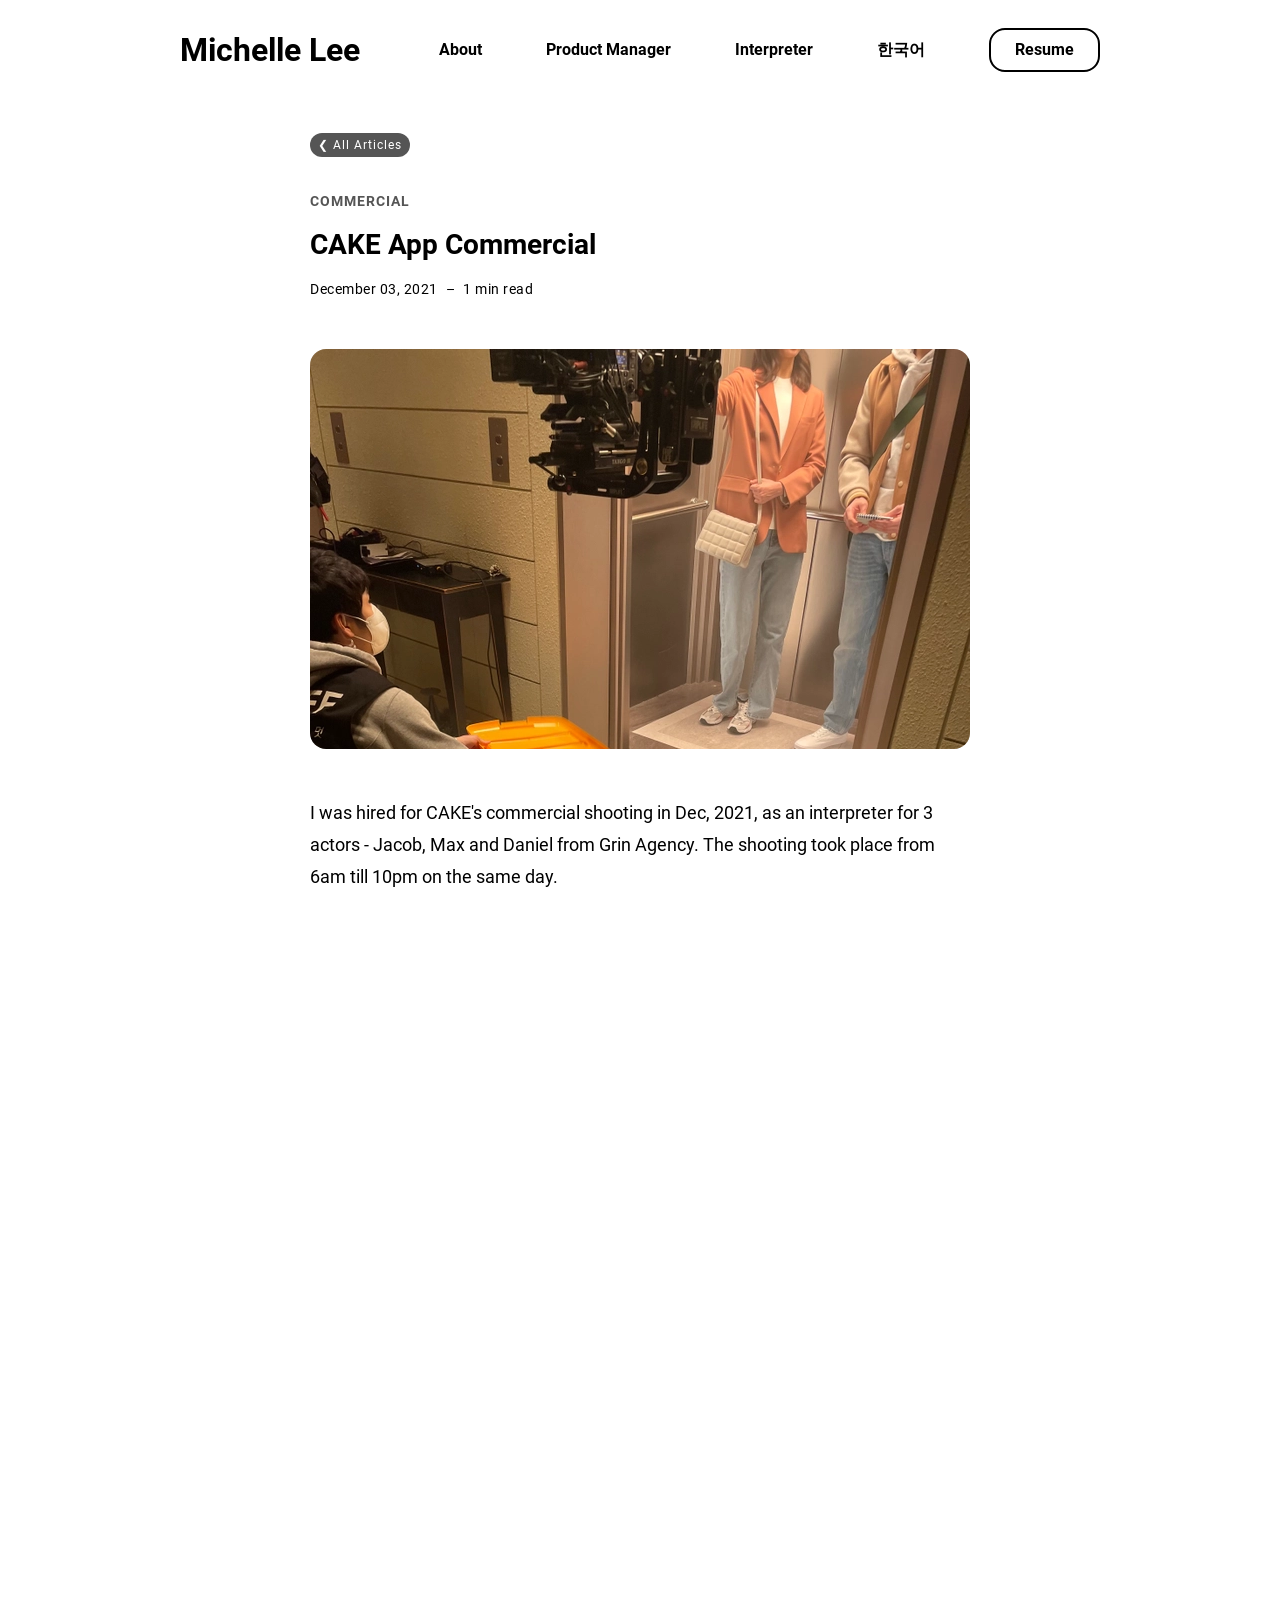
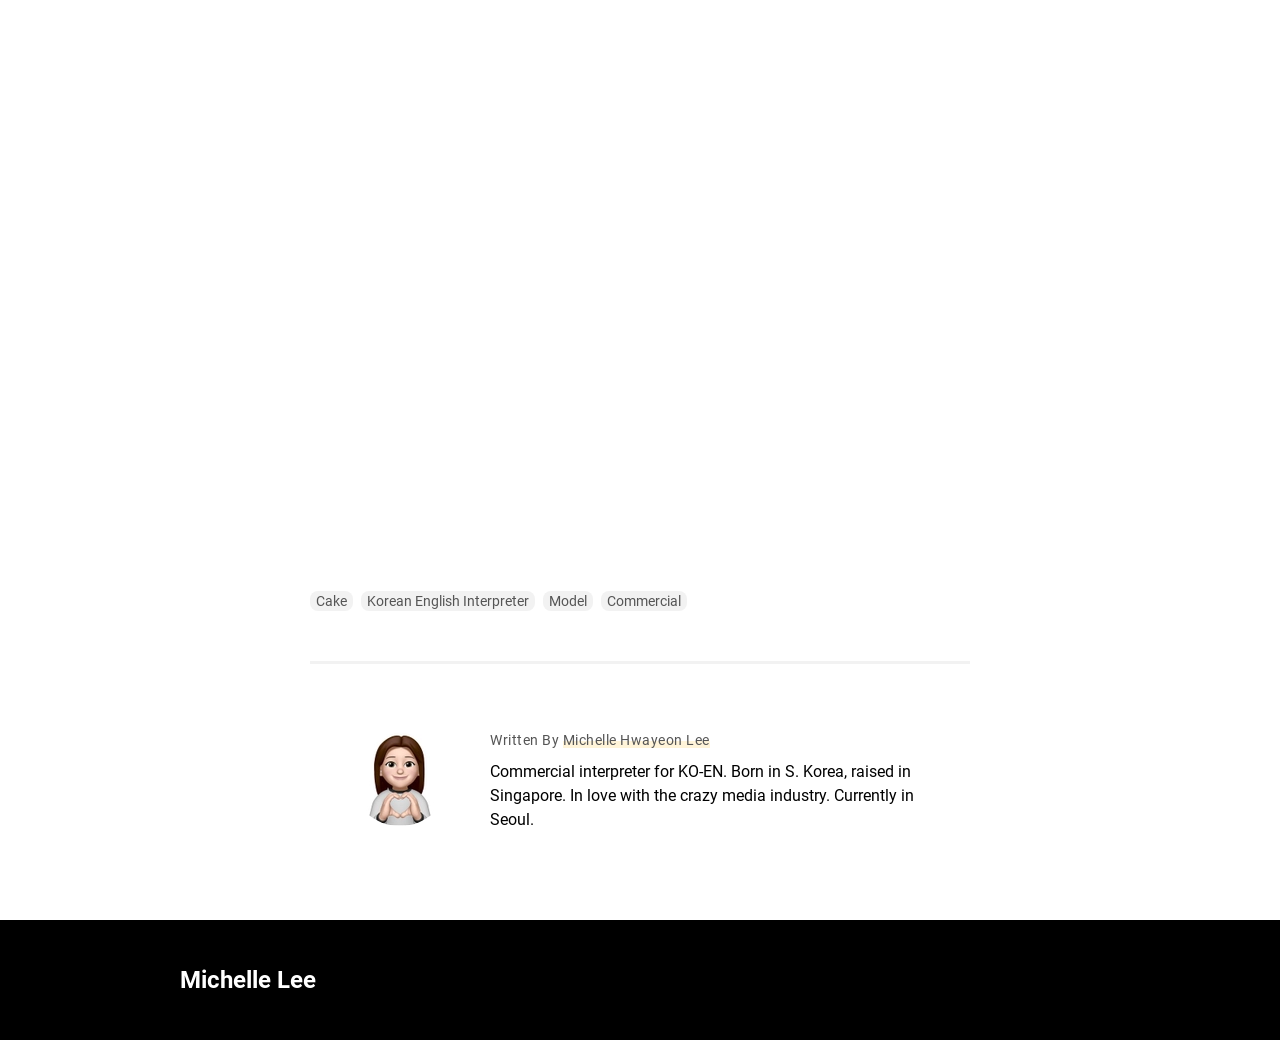
<file: cake/index.html>
<!DOCTYPE html><html lang="en"><head><meta charSet="utf-8"/><meta http-equiv="x-ua-compatible" content="ie=edge"/><meta name="viewport" content="width=device-width, initial-scale=1, shrink-to-fit=no"/><meta name="theme-color" content="#000000"/><meta data-react-helmet="true" property="twitter:description" content="This description will be used for the article listing and search results on Google."/><meta data-react-helmet="true" property="twitter:title" content="CAKE App Commercial"/><meta data-react-helmet="true" property="twitter:creator" content="Michelle Hwayeon Lee"/><meta data-react-helmet="true" property="twitter:card" content="summary"/><meta data-react-helmet="true" property="og:type" content="website"/><meta data-react-helmet="true" property="og:description" content="This description will be used for the article listing and search results on Google."/><meta data-react-helmet="true" property="og:url" content="https://michellehylee.com/cake/"/><meta data-react-helmet="true" property="og:site_name" content="CAKE App Commercial"/><meta data-react-helmet="true" property="og:title" content="CAKE App Commercial"/><meta data-react-helmet="true" name="description" content="This description will be used for the article listing and search results on Google."/><meta name="generator" content="Gatsby 4.6.0"/><style data-href="/styles.53effa7b6a59b20890c6.css" data-identity="gatsby-global-css">@font-face{font-display:swap;font-family:Roboto;font-style:normal;font-weight:400;src:url(/static/roboto-cyrillic-ext-400-normal-493afe7ae8ecfe26880062706f9bc876.woff2) format("woff2"),url(/static/roboto-all-400-normal-376ea5d93f71583052f65de4e0c6a92c.woff) format("woff");unicode-range:U+0460-052f,U+1c80-1c88,U+20b4,U+2de0-2dff,U+a640-a69f,U+fe2e-fe2f}@font-face{font-display:swap;font-family:Roboto;font-style:normal;font-weight:400;src:url([data-uri]) format("woff2"),url(/static/roboto-all-400-normal-376ea5d93f71583052f65de4e0c6a92c.woff) format("woff");unicode-range:U+0400-045f,U+0490-0491,U+04b0-04b1,U+2116}@font-face{font-display:swap;font-family:Roboto;font-style:normal;font-weight:400;src:url([data-uri]) format("woff2"),url(/static/roboto-all-400-normal-376ea5d93f71583052f65de4e0c6a92c.woff) format("woff");unicode-range:U+1f??}@font-face{font-display:swap;font-family:Roboto;font-style:normal;font-weight:400;src:url([data-uri]) format("woff2"),url(/static/roboto-all-400-normal-376ea5d93f71583052f65de4e0c6a92c.woff) format("woff");unicode-range:U+0370-03ff}@font-face{font-display:swap;font-family:Roboto;font-style:normal;font-weight:400;src:url([data-uri]) format("woff2"),url(/static/roboto-all-400-normal-376ea5d93f71583052f65de4e0c6a92c.woff) format("woff");unicode-range:U+0102-0103,U+0110-0111,U+0128-0129,U+0168-0169,U+01a0-01a1,U+01af-01b0,U+1ea0-1ef9,U+20ab}@font-face{font-display:swap;font-family:Roboto;font-style:normal;font-weight:400;src:url(/static/roboto-latin-ext-400-normal-c3dcdbd5bb4d4af80817dc0edc1cd888.woff2) format("woff2"),url(/static/roboto-all-400-normal-376ea5d93f71583052f65de4e0c6a92c.woff) format("woff");unicode-range:U+0100-024f,U+0259,U+1e??,U+2020,U+20a0-20ab,U+20ad-20cf,U+2113,U+2c60-2c7f,U+a720-a7ff}@font-face{font-display:swap;font-family:Roboto;font-style:normal;font-weight:400;src:url(/static/roboto-latin-400-normal-4673b4537a84c7f7a130799aa6af329b.woff2) format("woff2"),url(/static/roboto-all-400-normal-376ea5d93f71583052f65de4e0c6a92c.woff) format("woff");unicode-range:U+00??,U+0131,U+0152-0153,U+02bb-02bc,U+02c6,U+02da,U+02dc,U+2000-206f,U+2074,U+20ac,U+2122,U+2191,U+2193,U+2212,U+2215,U+feff,U+fffd}@font-face{font-display:swap;font-family:Roboto;font-style:normal;font-weight:700;src:url(/static/roboto-cyrillic-ext-700-normal-b816cda3107bb21c87e131350878a58b.woff2) format("woff2"),url(/static/roboto-all-700-normal-ef6d1d09b20b877fee4ee89fde70755b.woff) format("woff");unicode-range:U+0460-052f,U+1c80-1c88,U+20b4,U+2de0-2dff,U+a640-a69f,U+fe2e-fe2f}@font-face{font-display:swap;font-family:Roboto;font-style:normal;font-weight:700;src:url([data-uri]) format("woff2"),url(/static/roboto-all-700-normal-ef6d1d09b20b877fee4ee89fde70755b.woff) format("woff");unicode-range:U+0400-045f,U+0490-0491,U+04b0-04b1,U+2116}@font-face{font-display:swap;font-family:Roboto;font-style:normal;font-weight:700;src:url([data-uri]) format("woff2"),url(/static/roboto-all-700-normal-ef6d1d09b20b877fee4ee89fde70755b.woff) format("woff");unicode-range:U+1f??}@font-face{font-display:swap;font-family:Roboto;font-style:normal;font-weight:700;src:url([data-uri]) format("woff2"),url(/static/roboto-all-700-normal-ef6d1d09b20b877fee4ee89fde70755b.woff) format("woff");unicode-range:U+0370-03ff}@font-face{font-display:swap;font-family:Roboto;font-style:normal;font-weight:700;src:url([data-uri]) format("woff2"),url(/static/roboto-all-700-normal-ef6d1d09b20b877fee4ee89fde70755b.woff) format("woff");unicode-range:U+0102-0103,U+0110-0111,U+0128-0129,U+0168-0169,U+01a0-01a1,U+01af-01b0,U+1ea0-1ef9,U+20ab}@font-face{font-display:swap;font-family:Roboto;font-style:normal;font-weight:700;src:url(/static/roboto-latin-ext-700-normal-bcf37d666ce10b3556cd04b17d96d68d.woff2) format("woff2"),url(/static/roboto-all-700-normal-ef6d1d09b20b877fee4ee89fde70755b.woff) format("woff");unicode-range:U+0100-024f,U+0259,U+1e??,U+2020,U+20a0-20ab,U+20ad-20cf,U+2113,U+2c60-2c7f,U+a720-a7ff}@font-face{font-display:swap;font-family:Roboto;font-style:normal;font-weight:700;src:url(/static/roboto-latin-700-normal-0682ca7f74351d42bf73ed1e95572bfe.woff2) format("woff2"),url(/static/roboto-all-700-normal-ef6d1d09b20b877fee4ee89fde70755b.woff) format("woff");unicode-range:U+00??,U+0131,U+0152-0153,U+02bb-02bc,U+02c6,U+02da,U+02dc,U+2000-206f,U+2074,U+20ac,U+2122,U+2191,U+2193,U+2212,U+2215,U+feff,U+fffd}

/*! normalize.css v8.0.1 | MIT License | github.com/necolas/normalize.css */html{-webkit-text-size-adjust:100%;line-height:1.15}body{margin:0}main{display:block}h1{font-size:2em;margin:.67em 0}hr{box-sizing:content-box;height:0;overflow:visible}pre{font-family:monospace,monospace;font-size:1em}a{background-color:transparent}abbr[title]{border-bottom:none;text-decoration:underline;text-decoration:underline dotted}b,strong{font-weight:bolder}code,kbd,samp{font-family:monospace,monospace;font-size:1em}small{font-size:80%}sub,sup{font-size:75%;line-height:0;position:relative;vertical-align:baseline}sub{bottom:-.25em}sup{top:-.5em}img{border-style:none}button,input,optgroup,select,textarea{font-family:inherit;font-size:100%;line-height:1.15;margin:0}button,input{overflow:visible}button,select{text-transform:none}[type=button],[type=reset],[type=submit],button{-webkit-appearance:button}[type=button]::-moz-focus-inner,[type=reset]::-moz-focus-inner,[type=submit]::-moz-focus-inner,button::-moz-focus-inner{border-style:none;padding:0}[type=button]:-moz-focusring,[type=reset]:-moz-focusring,[type=submit]:-moz-focusring,button:-moz-focusring{outline:1px dotted ButtonText}fieldset{padding:.35em .75em .625em}legend{box-sizing:border-box;color:inherit;display:table;max-width:100%;padding:0;white-space:normal}progress{vertical-align:baseline}textarea{overflow:auto}[type=checkbox],[type=radio]{box-sizing:border-box;padding:0}[type=number]::-webkit-inner-spin-button,[type=number]::-webkit-outer-spin-button{height:auto}[type=search]{-webkit-appearance:textfield;outline-offset:-2px}[type=search]::-webkit-search-decoration{-webkit-appearance:none}::-webkit-file-upload-button{-webkit-appearance:button;font:inherit}details{display:block}summary{display:list-item}[hidden],template{display:none}:root{--breakpoint-xs:480px;--breakpoint-sm:768px;--breakpoint-md:992px;--breakpoint-lg:1200px;--border-radius:1rem;--page-width:62.5rem;--page-padding:0 2.5rem;--header-height:6.25rem;--footer-height:7.5rem}*{box-sizing:border-box}html{scroll-behavior:smooth}body,html{height:100%;width:100%}body{text-rendering:optimizeLegibility;background-color:var(--background-color);color:var(--text-color);font-family:var(--base-font);font-size:1rem;font-weight:400;line-height:1.5rem}body.fixed{overflow:hidden;position:fixed}a{-webkit-text-decoration-skip:ink;color:var(--subtext-color);cursor:pointer;display:inline-block;text-decoration:none;text-decoration-skip-ink:auto}a:hover{outline:0}a:focus{outline-color:var(--subtext-color);outline-style:dotted;outline-width:2px}h1{color:var(--primary-color);font-size:1.75rem;font-weight:700;line-height:2rem;margin:1rem 0}h2{font-size:1.625rem}h2,h3{color:var(--primary-color);font-weight:700;line-height:2rem;margin:2rem 0 1rem}h3{font-size:1.375rem}h4{color:var(--primary-color);font-size:1.125rem;font-weight:700;line-height:2rem;margin:2rem 0 1rem}hr{border-width:.05rem;color:var(--tertiary-color);margin:3rem auto;opacity:.1}u{box-shadow:inset 0 -.5em 0 var(--secondary-color);text-decoration:none;transition:box-shadow .3s ease-out}u:hover{box-shadow:inset 0 -1em 0 var(--secondary-color)}#___gatsby,#gatsby-focus-wrapper{height:100%;width:100%}@media screen and (prefers-reduced-motion:reduce){html{scroll-behavior:auto}}body[data-theme=lightTheme]{--primary-color:#000;--secondary-color:#fff4d9;--tertiary-color:#f2f2f2;--text-color:#000;--subtext-color:#555;--background-color:#fff;--card-background-color:#fff;--scroll-bar-color:rgba(0,0,0,.5);--box-shadow-color:rgba(0,0,0,.16);--box-shadow-hover-color:rgba(0,0,0,.32);--base-font:"Roboto",Arial,sans-serif}body[data-theme=darkTheme]{--primary-color:#fafafa;--secondary-color:#341677;--tertiary-color:#252525;--text-color:hsla(0,0%,100%,.87);--subtext-color:#aaa;--background-color:#121212;--card-background-color:#1c1c1c;--scroll-bar-color:hsla(0,0%,100%,.5);--box-shadow-color:rgba(0,0,0,.16);--box-shadow-hover-color:rgba(0,0,0,.32);--base-font:"Roboto",Arial,sans-serif}.style-module--Logo--xzURL{color:var(--primary-color);-webkit-filter:none!important;filter:none!important;font-size:1.75rem;font-weight:900;pointer-events:auto!important;position:relative;-webkit-user-select:auto!important;-ms-user-select:auto!important;user-select:auto!important;z-index:13}@-webkit-keyframes fadeIn{0%{opacity:0}to{opacity:1}}@keyframes fadeIn{0%{opacity:0}to{opacity:1}}@-webkit-keyframes fadeOut{0%{opacity:1}to{opacity:0}}@keyframes fadeOut{0%{opacity:1}to{opacity:0}}@-webkit-keyframes fadeUp{0%{opacity:0;-webkit-transform:translateY(20px);transform:translateY(20px)}to{opacity:1;-webkit-transform:translateY(0);transform:translateY(0)}}@keyframes fadeUp{0%{opacity:0;-webkit-transform:translateY(20px);transform:translateY(20px)}to{opacity:1;-webkit-transform:translateY(0);transform:translateY(0)}}@-webkit-keyframes fadeDown{0%{opacity:0;-webkit-transform:translateY(-20px);transform:translateY(-20px)}to{opacity:1;-webkit-transform:translateY(0);transform:translateY(0)}}@keyframes fadeDown{0%{opacity:0;-webkit-transform:translateY(-20px);transform:translateY(-20px)}to{opacity:1;-webkit-transform:translateY(0);transform:translateY(0)}}@-webkit-keyframes fadeLeft{0%{opacity:0;-webkit-transform:translateX(20px);transform:translateX(20px)}to{opacity:1;-webkit-transform:translateX(0);transform:translateX(0)}}@keyframes fadeLeft{0%{opacity:0;-webkit-transform:translateX(20px);transform:translateX(20px)}to{opacity:1;-webkit-transform:translateX(0);transform:translateX(0)}}@-webkit-keyframes scaleIn{0%{opacity:0;-webkit-transform:scaleY(0);transform:scaleY(0)}to{opacity:1;-webkit-transform:scaleY(1);transform:scaleY(1)}}@keyframes scaleIn{0%{opacity:0;-webkit-transform:scaleY(0);transform:scaleY(0)}to{opacity:1;-webkit-transform:scaleY(1);transform:scaleY(1)}}@-webkit-keyframes reduceHeight{0%{height:100%}to{height:0%}}@keyframes reduceHeight{0%{height:100%}to{height:0%}}@-webkit-keyframes waving-hand{0%{-webkit-transform:rotate(0deg);transform:rotate(0deg)}10%{-webkit-transform:rotate(14deg);transform:rotate(14deg)}20%{-webkit-transform:rotate(-8deg);transform:rotate(-8deg)}30%{-webkit-transform:rotate(14deg);transform:rotate(14deg)}40%{-webkit-transform:rotate(-4deg);transform:rotate(-4deg)}50%{-webkit-transform:rotate(10deg);transform:rotate(10deg)}60%{-webkit-transform:rotate(0deg);transform:rotate(0deg)}to{-webkit-transform:rotate(0deg);transform:rotate(0deg)}}@keyframes waving-hand{0%{-webkit-transform:rotate(0deg);transform:rotate(0deg)}10%{-webkit-transform:rotate(14deg);transform:rotate(14deg)}20%{-webkit-transform:rotate(-8deg);transform:rotate(-8deg)}30%{-webkit-transform:rotate(14deg);transform:rotate(14deg)}40%{-webkit-transform:rotate(-4deg);transform:rotate(-4deg)}50%{-webkit-transform:rotate(10deg);transform:rotate(10deg)}60%{-webkit-transform:rotate(0deg);transform:rotate(0deg)}to{-webkit-transform:rotate(0deg);transform:rotate(0deg)}}.style-module--SplashScreen--vXOkg{align-items:center;background-color:var(--primary-color);display:flex;height:100%;justify-content:center;left:0;position:fixed;top:0;width:100%;z-index:900}.style-module--LogoWrapper--BA0Hc{align-items:center;display:flex;height:4rem;justify-content:center;position:relative;width:auto}.style-module--Backdrop--IqgMA{background-color:var(--primary-color);height:100%;left:0;position:absolute;top:0;width:100%;z-index:1000}.style-module--Footer--pX9BK{align-items:center;background:var(--primary-color);border-top:none;display:flex;flex-direction:row;height:auto;margin-top:2rem;min-height:var(--footer-height);width:100%}.style-module--ContentWrapper--6BjK8{align-items:center;display:flex;flex-direction:row;height:100%;justify-content:space-between;margin:0 auto;max-width:var(--page-width);padding:var(--page-padding);width:100%}.style-module--Links--Lg8lq{display:flex;flex-direction:row;justify-content:space-between;width:auto}.style-module--Links--Lg8lq a{color:var(--background-color);font-size:.875rem;font-weight:700;letter-spacing:1px;margin-right:2rem;text-transform:uppercase}.style-module--Links--Lg8lq a:last-child{margin-right:0}@media (min-width:768px){.style-module--Links--Lg8lq a{margin-right:4rem}}.style-module--Header--mZOzg{align-items:center;background:var(--background-color);display:flex;flex-direction:row;height:auto;min-height:var(--header-height);width:100%}.style-module--ContentWrapper --XYxH4{align-items:center;display:flex;height:100%;justify-content:space-between;margin:0 auto;max-width:var(--page-width);padding:var(--page-padding);width:100%}.style-module--Burger--GrdOa{background:transparent;border:none;cursor:pointer;display:flex;flex-direction:column;height:2rem;justify-content:space-around;padding:0;width:2rem;z-index:12}.style-module--Burger--GrdOa:focus{outline:none}.style-module--Burger--GrdOa div{background:var(--primary-color);border-radius:.625rem;height:.25rem;position:relative;-webkit-transform-origin:1px;transform-origin:1px;transition:all .3s ease-in-out;width:2rem}.style-module--Burger--GrdOa div:first-child{-webkit-transform:rotate(0);transform:rotate(0)}.style-module--Burger--GrdOa div:nth-child(2){opacity:1;-webkit-transform:translateX(0);transform:translateX(0)}.style-module--Burger--GrdOa div:nth-child(3){-webkit-transform:rotate(0);transform:rotate(0)}.style-module--TopNavigationBar--V0syT{align-items:center;background:var(--background-color);display:flex;justify-content:space-between;width:auto}.style-module--TopNavigationBar--V0syT a{color:var(--primary-color);font-size:1rem;font-weight:700;margin-right:4rem;padding:0;position:relative;text-align:center}.style-module--TopNavigationBar--V0syT a:last-child{margin-right:0}.style-module--TopNavigationBar--V0syT a.style-module--NavLink--lBAYL:before{background-color:var(--primary-color);bottom:-.125rem;content:"";height:.1563rem;position:absolute;transition:.2s ease-out;width:0}.style-module--TopNavigationBar--V0syT a.style-module--NavLink--lBAYL:hover:before{width:100%}.style-module--TopNavigationBar--V0syT a.style-module--CtaButton--z3hq0{background:var(--background-color);border:.125rem solid var(--primary-color);border-radius:var(--border-radius);height:auto;padding:.5rem 1.5rem;transition:20ms ease-out;width:auto}.style-module--TopNavigationBar--V0syT a.style-module--CtaButton--z3hq0:hover{background:var(--primary-color);color:var(--background-color)}.style-module--SideBarWrapper--5xUjZ{bottom:0;display:block;height:100vh;outline:0;position:fixed;right:0;top:0;-webkit-transform:translateX(100%);transform:translateX(100%);transition:all .3s ease-in-out;visibility:hidden;width:100%;z-index:10}.style-module--SideNavigationBar--V6e\+O{background:var(--background-color);display:flex;flex-direction:column;height:100vh;justify-content:center;margin-left:auto;padding:2rem;position:relative;right:0;text-align:left;width:55%}.style-module--SideNavigationBar--V6e\+O a{color:var(--primary-color);font-size:1.5rem;font-weight:700;padding:1.5rem 0;text-align:center}.style-module--SideNavigationBar--V6e\+O a.style-module--CtaButton--z3hq0{background:var(--background-color);border:.125rem solid var(--primary-color);border-radius:var(--border-radius);height:auto;margin:1.5rem auto;padding:1rem 1.5rem;width:auto}.style-module--SideBarBackdrop--\+0cBv{background:rgba(0,0,0,.3);display:none;height:100%;left:0;position:fixed;top:0;transition:all .3s ease-in-out;width:100%;z-index:9}.style-module--Blurred--8gPkd footer,.style-module--Blurred--8gPkd main{-webkit-filter:blur(5px);filter:blur(5px);overflow:hidden;pointer-events:none;transition:all .3s ease-out;-webkit-user-select:none;-ms-user-select:none;user-select:none}.CookieConsent{align-items:center;background:var(--primary-color);border-radius:var(--border-radius);color:var(--background-color);display:flex;flex-direction:column;justify-content:space-between;margin:0 auto;max-width:var(--page-width);padding:1rem 2rem;width:90%}.CookieConsent button{background-color:var(--primary-color);border:2px solid var(--background-color);border-radius:var(--border-radius);color:var(--background-color);font-size:.875rem;font-weight:700;height:3rem;margin:0 1rem 0 0;outline:none;padding:1rem;text-align:center;text-decoration:none;text-transform:uppercase;width:8rem}.CookieConsent button:active,.CookieConsent button:focus,.CookieConsent button:hover{cursor:pointer;outline:none}.CookieConsent button#confirm{background-color:var(--background-color);border:none;color:var(--primary-color);margin:0}@media (min-width:992px){.CookieConsent{flex-direction:row}}.style-module--CookieBar--kxAGJ{bottom:1rem;left:0;margin:0;position:fixed;width:100%;z-index:999}.style-module--Layout--s6yp3{display:grid;grid-template-columns:100%;grid-template-rows:auto 1fr auto;margin:0 auto;min-height:100%;width:100%}.style-module--Layout--s6yp3 main{margin-top:2rem}.style-module--Section--HYcY6{background:var(--background-color);height:auto;scroll-margin-top:60px;width:100%}.style-module--Section--HYcY6 .style-module--Heading--LAAvY{font-size:1.75rem;line-height:2.25rem;margin:0 0 2rem}.style-module--ContentWrapper --Nt3lH{height:100%;margin:0 auto 8rem;max-width:var(--page-width);padding:var(--page-padding);width:100%}.style-module--AuthorSnippet--fHN99{align-items:flex-start;display:flex;flex-direction:column;justify-content:space-between;max-width:660px;padding:0;width:100%}.style-module--AuthorSnippet--fHN99 .style-module--Avatar--HiziA{border-radius:50%;height:100px;width:100px}.style-module--AuthorSnippet--fHN99 .style-module--Description--G71wk{margin-top:1rem;width:100%}.style-module--AuthorSnippet--fHN99 .style-module--WrittenBy--GBoAA{color:var(--subtext-color);font-size:.875rem;letter-spacing:.5px}.style-module--AuthorSnippet--fHN99 .style-module--Bio--L9jdK{margin:.5rem 0}@media screen and (min-width:768px){.style-module--AuthorSnippet--fHN99{align-items:center;flex-direction:row;justify-content:space-between;padding:var(--page-padding)}.style-module--AuthorSnippet--fHN99 .style-module--Description--G71wk{max-width:27.5rem;width:100%}}.style-module--Breadcrumb--FUh7R{background-color:var(--subtext-color);border-radius:var(--border-radius);display:inline-block;font-size:12px;font-weight:400;margin-bottom:2rem;padding:0 .5rem}.style-module--Breadcrumb--FUh7R a{letter-spacing:1px}.style-module--Breadcrumb--FUh7R .style-module--BackArrow--92zoa,.style-module--Breadcrumb--FUh7R a{color:var(--background-color)}.style-module--Breadcrumb--FUh7R .style-module--BackArrow--92zoa{margin-right:.25rem}.style-module--Article--pFdyf{height:100%;margin:0 auto;max-width:740px;padding:var(--page-padding);width:100%}.style-module--Article--pFdyf .style-module--Banner--y9rID,.style-module--Article--pFdyf .style-module--Body--nax22,.style-module--Article--pFdyf .style-module--Footer--1Aj9z,.style-module--Article--pFdyf .style-module--Header--H6-D9{margin-bottom:3rem}.style-module--Article--pFdyf .style-module--Category--1CoYz{color:var(--subtext-color);display:block;font-size:.875rem;font-weight:700;letter-spacing:1px;text-transform:uppercase}.style-module--Article--pFdyf .style-module--Details--kmdiu{font-size:.875rem;letter-spacing:.5px}.style-module--Article--pFdyf .style-module--ReadingTime--RSBki{margin-left:.5rem}.style-module--Article--pFdyf .style-module--ReadingTime--RSBki:before{content:"–";margin-right:.5rem}.style-module--Article--pFdyf .style-module--BannerImage--ccjd3{border-radius:var(--border-radius);margin-bottom:0}.style-module--Article--pFdyf .style-module--BannerCaption--VRhK6{display:block;font-size:.875rem;letter-spacing:.5px;text-align:center}.style-module--Article--pFdyf .style-module--Body--nax22 .style-module--Content--pkA2h{font-size:1.125rem;line-height:2rem;margin-bottom:3rem}.style-module--Article--pFdyf .style-module--Body--nax22 .style-module--Keyword--miw0l{background-color:var(--tertiary-color);border-radius:.5rem;color:var(--subtext-color);font-size:.875rem;margin-right:.5rem;padding:.125rem .375rem}.style-module--Article--pFdyf .style-module--Footer--1Aj9z{border-top:3px solid var(--tertiary-color);padding-top:3rem}.style-module--SlideContainer--YL8oD{-webkit-overflow-scrolling:touch;margin:0 -2.5rem;overflow-x:auto;overflow-y:hidden;padding:var(--page-padding);padding-bottom:.5rem;white-space:nowrap}.style-module--SlideContainer--YL8oD::-webkit-scrollbar{display:none}@media (hover:hover){.style-module--SlideContainer--YL8oD{scrollbar-color:var(--scroll-bar-color)}.style-module--SlideContainer--YL8oD::-webkit-scrollbar{-webkit-appearance:none;display:block}.style-module--SlideContainer--YL8oD::-webkit-scrollbar:horizontal{height:.8rem}.style-module--SlideContainer--YL8oD::-webkit-scrollbar-thumb{background-color:var(--scroll-bar-color);border:.2rem solid var(--background-color);border-radius:8px}.style-module--SlideContainer--YL8oD::-webkit-scrollbar-track{background-color:var(--background-color);border-radius:8px}}.style-module--Profile--yX-7v{background:var(--background-color);background:linear-gradient(to right,var(--primary-color) 50%,var(--background-color) 50%);background-position:100% 100%;background-size:205% 100%;border:.125rem solid var(--primary-color);border-radius:var(--border-radius);color:var(--primary-color);font-size:1rem;height:auto;margin-right:.5rem;padding:.3rem 1.25rem;transition:all .1s ease-out;width:auto}.style-module--Profile--yX-7v:hover{background-position:0 100%;color:var(--background-color)}.style-module--Profile--yX-7v svg{height:1rem;margin-bottom:-.05rem;margin-right:.25rem;width:1rem}.style-module--Profile--yX-7v:hover svg{-webkit-filter:invert(1);filter:invert(1)}@media (min-width:768px){.style-module--Profile--yX-7v{margin-right:1rem}}.style-module--Hero--Evv0u{display:flex;flex-direction:column;justify-content:center;min-height:50vh}.style-module--Hero--Evv0u .style-module--Title--Twdkw{font-size:2rem;font-weight:700;line-height:2.375rem;margin:0 0 1.5rem}.style-module--Hero--Evv0u .style-module--Subtitle--qhIz8{font-size:1.25rem;font-weight:700;line-height:1.5rem;margin:-.5rem 0 0}.style-module--Hero--Evv0u p{font-size:1.125rem;margin-bottom:2rem}.style-module--Intro--agHzQ{align-items:center;display:flex;justify-content:flex-start}.style-module--ImagePrefix--bcT3l{color:var(--primary-color);display:inline-block;font-size:2rem;font-weight:700;line-height:3rem}.style-module--Image--jVafd{display:inline-block;height:36px;margin-left:1rem;-webkit-transform-origin:70% 70%;transform-origin:70% 70%;width:36px}@media (min-width:768px){.style-module--Hero--Evv0u .style-module--Title--Twdkw{font-size:2.625rem;line-height:4rem;margin-bottom:0}.style-module--Hero--Evv0u .style-module--Subtitle--qhIz8{font-size:2rem;line-height:3rem}.style-module--ImagePrefix--bcT3l{font-size:2.625rem;line-height:4rem}.style-module--Image--jVafd{height:48px;width:48px}}.style-module--Card--xmHd-{background:var(--card-color);border-radius:var(--border-radius);box-shadow:0 5px 15px var(--box-shadow-color);display:inline-flex;flex-direction:column;height:auto;justify-content:space-around;margin:1rem 2.5rem 2rem 0;min-height:12rem;transition:box-shadow .3s ease-out;white-space:normal;width:16.25rem}.style-module--Card--xmHd-:hover{box-shadow:0 5px 15px var(--box-shadow-hover-color)}.style-module--Card--xmHd- .style-module--Banner--1AHea{background:var(--tertiary-color);border-top-left-radius:var(--border-radius);border-top-right-radius:var(--border-radius);height:5rem}.style-module--Card--xmHd- .style-module--ImageWrapper--UDAGh{height:100%;max-height:5rem}.style-module--Card--xmHd- .style-module--Image--Q-EOT{border-top-left-radius:var(--border-radius);border-top-right-radius:var(--border-radius)}.style-module--Card--xmHd- .style-module--DescriptionWrapper--X4Z6Q{display:flex;flex-direction:column;height:auto;justify-content:center;padding:2rem 1rem}.style-module--Card--xmHd- .style-module--Category--7rkhy{color:var(--primary-color);font-weight:700;letter-spacing:1px;text-transform:uppercase}.style-module--Card--xmHd- .style-module--Title--3nDZX{font-size:1rem;font-weight:400;line-height:1.5rem;margin:.25rem 0}.style-module--Card--xmHd- .style-module--Details--W6Sx5{color:var(--subtext-color);font-size:.75rem;letter-spacing:.5px}.style-module--Card--xmHd- .style-module--ReadingTime--oDks7{margin-left:.25rem}.style-module--Card--xmHd- .style-module--ReadingTime--oDks7:before{content:"–";margin-right:.25rem}.style-module--Articles--RF2oE{align-items:center;display:flex;flex-direction:row;justify-content:flex-start}.style-module--About--D2YAT{display:flex;flex-direction:column;justify-content:space-between}.style-module--About--D2YAT .style-module--Description--LgGZH{margin-bottom:3rem;max-width:31.25rem;width:100%}.style-module--About--D2YAT .style-module--ImageWrapper--pBujx{max-width:18rem;width:100%}.style-module--About--D2YAT .style-module--Image--V-O8y{border-radius:var(--border-radius);box-shadow:0 0 2.5rem rgba(0,0,0,.16);-webkit-filter:grayscale(20%) contrast(1) brightness(90%);filter:grayscale(20%) contrast(1) brightness(90%)}@media (min-width:768px){.style-module--About--D2YAT{flex-direction:row;justify-content:space-between}.style-module--About--D2YAT .style-module--Description--LgGZH{margin-bottom:0;margin-right:3rem}.style-module--About--D2YAT .style-module--ImageWrapper--pBujx{margin-top:-2rem}}.style-module--Button--grH1j{background-color:var(--primary-color);border:none;border-radius:var(--border-radius);color:var(--background-color);display:inline-block;font-size:1rem;font-weight:700;height:100%;margin:0 auto;max-width:15.625rem;padding:.8rem 1.5rem;text-align:center;text-decoration:none;width:100%}.style-module--Button--grH1j:active,.style-module--Button--grH1j:hover{cursor:pointer;outline:none}.style-module--Button--grH1j:focus{outline-color:var(--subtext-color);outline-style:dotted;outline-width:2px}.style-module--Listing--UuymE{align-items:stretch;display:flex;flex-direction:row;flex-wrap:wrap;justify-content:flex-start}.style-module--Filter--MTd\+O{margin-bottom:3rem}.style-module--Filter--MTd\+O .style-module--Options--NRW7S{margin-top:1rem}.style-module--Filter--MTd\+O .style-module--Option--g7uSm{border:2px solid var(--subtext-color);border-radius:var(--border-radius);color:var(--subtext-color);cursor:pointer;display:inline-block;font-size:.875rem;font-weight:400;height:2.3125rem;line-height:2.2rem;margin-right:1rem;padding:0 1.5rem;width:auto}.style-module--Filter--MTd\+O .style-module--Option--g7uSm.style-module--Selected--8xZTc{border-color:var(--primary-color);color:var(--primary-color);font-weight:700}.style-module--LoadMore--i0wHR{margin-top:3rem;text-align:center}@media (hover:hover){.style-module--Filter--MTd\+O .style-module--Option--g7uSm:active,.style-module--Filter--MTd\+O .style-module--Option--g7uSm:hover{border-color:var(--primary-color);color:var(--primary-color);font-weight:700}}.style-module--Interests--PTs7f{-webkit-column-gap:1rem;column-gap:1rem;display:grid;grid-auto-flow:row;grid-template-columns:repeat(1,17.5rem);row-gap:1rem}.style-module--Interest--S-1PG{align-items:center;background:var(--card-background-color);border:.125rem solid var(--primary-color);border-radius:var(--border-radius);display:inline-flex;height:3rem;justify-content:flex-start;padding:1rem;width:17.5rem}.style-module--Interests--PTs7f button{max-width:17.5rem}.style-module--Interest--S-1PG .style-module--Icon--S2\+P5{margin-right:.5rem}@media (min-width:600px){.style-module--Interests--PTs7f{grid-template-columns:repeat(2,15.625rem)}.style-module--Interest--S-1PG{width:15.625rem}.style-module--Interests--PTs7f button{max-width:15.625rem}}@media (min-width:880px){.style-module--Interests--PTs7f{grid-template-columns:repeat(3,15.625rem)}}.style-module--Project--bSesc{align-items:center;display:flex;flex-direction:column-reverse;flex-shrink:0;justify-content:flex-end;margin-bottom:2rem;margin-top:3rem;max-width:20rem;padding-right:2.5rem;white-space:normal}.style-module--Project--bSesc .style-module--Details--8i8Oa{display:flex;flex-direction:column;margin-top:3rem;max-width:25rem;width:100%}.style-module--Project--bSesc .style-module--Details--8i8Oa .style-module--Category--8wNOB{font-size:.875rem;letter-spacing:1px;line-height:1rem;text-transform:uppercase}.style-module--Project--bSesc .style-module--Details--8i8Oa .style-module--Title--hQGtV{font-size:1.375rem;font-weight:700;line-height:1.625rem;margin-bottom:.625rem;margin-top:.625rem}.style-module--Project--bSesc .style-module--Details--8i8Oa .style-module--Tags--15NuW{display:flex;flex-wrap:wrap;line-height:1.2rem;margin-top:1.5rem}.style-module--Project--bSesc .style-module--Details--8i8Oa .style-module--Tags--15NuW span{margin-bottom:1rem;margin-right:1rem}.style-module--Project--bSesc .style-module--Details--8i8Oa .style-module--Links--dgKuy{align-items:center;display:flex;justify-content:flex-start;margin-top:1rem;width:100%}.style-module--Project--bSesc .style-module--Details--8i8Oa .style-module--Links--dgKuy a{display:inline-block;margin-right:2rem}.style-module--Project--bSesc .style-module--Details--8i8Oa .style-module--Links--dgKuy svg{height:1.3rem;transition:all .3s ease-out;width:1.3rem}.style-module--Project--bSesc .style-module--Details--8i8Oa .style-module--Links--dgKuy svg:hover{fill:var(--primary-color)}.style-module--Project--bSesc .style-module--ProjectImageWrapper--Zo9iV{border-radius:var(--border-radius);box-shadow:0 0 2.5rem var(--box-shadow-color);height:15rem;max-width:25rem;transition:all .3s ease-out;width:100%}.style-module--Project--bSesc .style-module--ProjectImageWrapper--Zo9iV:hover{box-shadow:0 0 2.5rem var(--box-shadow-hover-color);-webkit-transform:translate3d(0,-.125rem,0);transform:translate3d(0,-.125rem,0)}.style-module--Project--bSesc .style-module--ProjectImage--ju6ZI{border-radius:var(--border-radius)}@media (min-width:480px){.style-module--Project--bSesc{max-width:25rem;padding-right:5rem}}@media (min-width:992px){.style-module--Project--bSesc{flex-direction:row;flex-shrink:1;justify-content:space-between;margin-bottom:8rem;max-width:62.5rem;padding-right:0}.style-module--Project--bSesc .style-module--Details--8i8Oa{margin-top:0}.style-module--Project--bSesc .style-module--ProjectImageWrapper--Zo9iV{height:18.75rem}}.style-module--Projects--pBlNb{display:flex;flex-direction:row;margin-top:-2rem}.style-module--MoreProjects--BjdQw{margin-top:4rem;text-align:center}@media (min-width:992px){.style-module--Projects--pBlNb{flex-direction:column;margin-top:0}.style-module--MoreProjects--BjdQw{margin-top:0}}.style-module--Contact--HG\+De{max-width:45rem;width:100%}.style-module--Contact--HG\+De .style-module--Description--h66q4{margin-bottom:0;margin-top:0}.style-module--Contact--HG\+De .style-module--Profile--OwryU{display:flex;flex-direction:column;justify-content:flex-start;margin-bottom:2rem;margin-top:3rem}.style-module--Contact--HG\+De .style-module--Profile--OwryU .style-module--Avatar---aTHW{border-radius:50%;margin-bottom:2rem;margin-right:4rem;max-width:8.75rem;width:100%}.style-module--Contact--HG\+De .style-module--Profile--OwryU .style-module--ContactDetails--cNpIa{font-size:1.125rem;line-height:2rem}.style-module--Contact--HG\+De .style-module--Profile--OwryU .style-module--ContactDetails--cNpIa .style-module--Name--gkj6S{font-weight:700}@media (min-width:768px){.style-module--Contact--HG\+De .style-module--Profile--OwryU{align-items:center;flex-direction:row;margin-bottom:3rem}.style-module--Contact--HG\+De .style-module--Profile--OwryU .style-module--Avatar---aTHW{margin-bottom:0}}</style><title data-react-helmet="true">CAKE App Commercial · Portfolio Minimal</title><style>.gatsby-image-wrapper{position:relative;overflow:hidden}.gatsby-image-wrapper picture.object-fit-polyfill{position:static!important}.gatsby-image-wrapper img{bottom:0;height:100%;left:0;margin:0;max-width:none;padding:0;position:absolute;right:0;top:0;width:100%;object-fit:cover}.gatsby-image-wrapper [data-main-image]{opacity:0;transform:translateZ(0);transition:opacity .25s linear;will-change:opacity}.gatsby-image-wrapper-constrained{display:inline-block;vertical-align:top}</style><noscript><style>.gatsby-image-wrapper noscript [data-main-image]{opacity:1!important}.gatsby-image-wrapper [data-placeholder-image]{opacity:0!important}</style></noscript><script type="module">const e="undefined"!=typeof HTMLImageElement&&"loading"in HTMLImageElement.prototype;e&&document.body.addEventListener("load",(function(e){if(void 0===e.target.dataset.mainImage)return;if(void 0===e.target.dataset.gatsbyImageSsr)return;const t=e.target;let a=null,n=t;for(;null===a&&n;)void 0!==n.parentNode.dataset.gatsbyImageWrapper&&(a=n.parentNode),n=n.parentNode;const o=a.querySelector("[data-placeholder-image]"),r=new Image;r.src=t.currentSrc,r.decode().catch((()=>{})).then((()=>{t.style.opacity=1,o&&(o.style.opacity=0,o.style.transition="opacity 500ms linear")}))}),!0);</script><link rel="sitemap" type="application/xml" href="/sitemap/sitemap-index.xml"/><link rel="icon" href="/favicon-32x32.png?v=df8be86322bd2501e475767df9a26b2b" type="image/png"/><link rel="manifest" href="/manifest.webmanifest" crossorigin="anonymous"/><link rel="apple-touch-icon" sizes="48x48" href="/icons/icon-48x48.png?v=df8be86322bd2501e475767df9a26b2b"/><link rel="apple-touch-icon" sizes="72x72" href="/icons/icon-72x72.png?v=df8be86322bd2501e475767df9a26b2b"/><link rel="apple-touch-icon" sizes="96x96" href="/icons/icon-96x96.png?v=df8be86322bd2501e475767df9a26b2b"/><link rel="apple-touch-icon" sizes="144x144" href="/icons/icon-144x144.png?v=df8be86322bd2501e475767df9a26b2b"/><link rel="apple-touch-icon" sizes="192x192" href="/icons/icon-192x192.png?v=df8be86322bd2501e475767df9a26b2b"/><link rel="apple-touch-icon" sizes="256x256" href="/icons/icon-256x256.png?v=df8be86322bd2501e475767df9a26b2b"/><link rel="apple-touch-icon" sizes="384x384" href="/icons/icon-384x384.png?v=df8be86322bd2501e475767df9a26b2b"/><link rel="apple-touch-icon" sizes="512x512" href="/icons/icon-512x512.png?v=df8be86322bd2501e475767df9a26b2b"/><link rel="preconnect" href="https://www.google-analytics.com"/><link rel="dns-prefetch" href="https://www.google-analytics.com"/><link as="script" rel="preload" href="/webpack-runtime-d5b35dcdd63478e7c03a.js"/><link as="script" rel="preload" href="/framework-92d2adab557805579119.js"/><link as="script" rel="preload" href="/app-061029296fd7798ac498.js"/><link as="script" rel="preload" href="/d37e71c39ee16e36a7ee69ccb816607ed55c64c9-facbd7d75b3b158ee322.js"/><link as="script" rel="preload" href="/component---node-modules-gatsby-theme-portfolio-minimal-src-templates-article-index-tsx-319b50f5d74086a8bd8a.js"/><link as="fetch" rel="preload" href="/page-data/cake/page-data.json" crossorigin="anonymous"/><link as="fetch" rel="preload" href="/page-data/sq/d/1094019748.json" crossorigin="anonymous"/><link as="fetch" rel="preload" href="/page-data/sq/d/3163442641.json" crossorigin="anonymous"/><link as="fetch" rel="preload" href="/page-data/app-data.json" crossorigin="anonymous"/></head><body data-theme="lightTheme"><div id="___gatsby"><div style="outline:none" tabindex="-1" id="gatsby-focus-wrapper"><div class="style-module--Layout--s6yp3"><header class="style-module--Header--mZOzg"><div class="style-module--ContentWrapper --XYxH4" style="opacity:0"><a aria-label="home" href="/"><div class="style-module--Logo--xzURL" aria-roledescription="logo" style="font-size:2rem;color:var(--primary-color">Michelle Lee</div></a><div class="style-module--Burger--GrdOa"><div></div><div></div><div></div></div><div class="style-module--SideBarWrapper--5xUjZ" aria-hidden="true" tabindex="-1"><nav class="style-module--SideNavigationBar--V6e+O"><a class="style-module--NavLink--lBAYL" href="/#about">About</a><a class="style-module--NavLink--lBAYL" href="/#product_manager">Product Manager</a><a class="style-module--NavLink--lBAYL" href="/interpreter">Interpreter</a><a href="https://michellehwayeonlee.notion.site/PM-4f0da9dd080f4d20af56bfaa7d6889aa" class="style-module--NavLink--lBAYL">한국어</a><a href="/michelle_lee_resume.pdf" target="_blank" rel="noopener noreferrer" class="style-module--CtaButton--z3hq0">Resume</a></nav></div><div class="style-module--SideBarBackdrop--+0cBv"></div></div></header><main><article class="style-module--Article--pFdyf"><div class="style-module--Breadcrumb--FUh7R"><a title="Back To Article Listing" href="/interpreter"><span class="style-module--BackArrow--92zoa">❮</span>All Articles</a></div><section class="style-module--Header--H6-D9"><span class="style-module--Category--1CoYz">Commercial</span><h1>CAKE App Commercial</h1><div class="style-module--Details--kmdiu">December 03, 2021<span class="style-module--ReadingTime--RSBki">1 min read</span></div></section><section class="style-module--Banner--y9rID"><div data-gatsby-image-wrapper="" class="gatsby-image-wrapper gatsby-image-wrapper-constrained"><div style="max-width:660px;display:block"><img alt="" role="presentation" aria-hidden="true" src="data:image/svg+xml;charset=utf-8,%3Csvg height=&#x27;400&#x27; width=&#x27;660&#x27; xmlns=&#x27;http://www.w3.org/2000/svg&#x27; version=&#x27;1.1&#x27;%3E%3C/svg%3E" style="max-width:100%;display:block;position:static"/></div><img aria-hidden="true" data-placeholder-image="" style="opacity:1;transition:opacity 500ms linear" decoding="async" src="data:image/svg+xml,%3csvg%20xmlns=&#x27;http://www.w3.org/2000/svg&#x27;%20width=&#x27;660&#x27;%20height=&#x27;400&#x27;%20viewBox=&#x27;0%200%20660%20400&#x27;%20preserveAspectRatio=&#x27;none&#x27;%3e%3cpath%20d=&#x27;M181%206l2%207%2025%202%201%202%2010%201c2%200%203%201%203%203%200%204%203%205%2013%206l10%201v3c0%204%200%204-2%204s-4%201-6%204l-4%206c-3%202-3%207%200%207l3%201%203%201%202%201c0%204%201%207%203%207%202%201%202%205%200%205-5-1-7%202-3%204%203%201%203%201%201%203l-2%206c0%204%200%204-4%204l-6%202-6%202c-4%200-5%201-5%205%200%202%201%203%203%203%203%200%205%201%2014%207%205%204%205%204%203%206-4%205-1%2014%205%2014%203%200%203%200%203%204a6703%206703%200%20004%20175l1%2024c0%2020%200%2021%202%2023l3%202%201-16a6638%206638%200%2001-1-209h5c0-1%2022%201%2036%204h3v34l-2%20124c-1%2095-1%2094%203%2093l1%201a8846%208846%200%20015-251c3-3%203%200%202%2099a26950%2026950%200%2001-2%20157c2%202%203-27%205-155a1436%201436%200%20011-74v-20l-1%2017-1%2018v-42h6l11-3c4-2%207-2%2012-2%2013%201%2025-3%2034-11%205-6%205-7%207-15%200-5%200-5%202-4%206%203%2018-1%2018-7a1243%201243%200%20019-85l1-4h-49c-44%200-52%200-46%202%202%201%202%201%201%202l-2%202c-1%201-1%201-1-1%200-1%200-2-1-1-2%200-5-1-5-3l-4-1c-4%200-5%200-4%202l-1%201-1-1c0-2-7-2-59-2h-59v6m439-1l-5%209a347%20347%200%2000-20%2024%201168%201168%200%2000-13%2011c-1-1-1-1-1%202l-5%2012c-4%208-6%2011-6%208l-2%202v4h1l-1%201c-2-1-2%200-3%203-2%2013-3%206-2-14%200-17%200-20-1-5-1%2011-2%2015-2%207l-1-6c-1-1-1%203-1%2012l-1%2013v2c0%201-1%201-5-1-2%200-2%200-1%202%202%202%202%202%200%202l3%203%205%205c0%202%200%202%202-2l3-6%204-6%203-3%201-2c1-3%208-12%2012-14%203-1%2015-13%2022-22l4-5-3-3c-3-2-3-3-2-4%204-3%206-5%208-5%202-1%202-1%202%204a4804%204804%200%2001-27%20134l-1%206-7%201c-6%201-7%201-2%201l2%201c0%202%202%202%202%201%201-3%203-2%203%200l-6%2031-1-3c0-4-1-8-4-13l-1-8-2-7-1%204%202%2010v5h-2c-4-1-4-1%200%202%202%204%202%205-3%205-4%200-4%202%201%202%203%200%203%201%203%203l1%202c1%200%200%209-2%2012v5c2-2%201%205-1%2011-3%206-4%207-1%205%201-1%201-1%201%201l-5%2022c-2%204-2%2010-1%209l1-3v-2l1-2%201-2-6%2033a251%20251%200%2000-6%2036v7l-1%203-1%202v-4c0-3%200-3-1-1s-1%202-1-1c0-5-1-4-3%203-2%204-2%206-1%206%202%202%203%201%203-1s0-3%201-2c1%200%202%202%201%207l1%2011v3l1-3a8062%208062%200%200045-196%20481%20481%200%200117-68l2-10%201-7%201-1%201-6%201-6%202-4a2075%202075%200%200111-62c2-4%201-5-6-5h-7l-1%205m35-3a559%20559%200%2000-11%2048%205567%205567%200%2000-30%20131%205941%205941%200%2000-39%20169%208725%208725%200%2001-12%2049l6%201c8%200%208%200%2011-14a6555%206555%200%200152-192c1%200%201%202-1%203l-1%203c1%201%201%201%203-1%201-2%202-4%204-4%203%200%203%202%200%203-2%200-2%201-1%202s1%201-2%202l-4%201h-2c-1-1-1-1-1%201l1%202%201%201h3c3%200%204%200%203%201l-1%201h3l3%201c4-1%205%200%203%202h-2l-4-1-3%201v1l-2%201%2011-1%203-1-2%203c-3%201-3%202-2%203%202%201%202%201%202-1l3-2%202-1%202-1%201%201c-1%202%202%200%204-2s4-3%204-1-8%205-11%205l-4%202c0%202-2%203-3%203v1c0%202%200%202%202%200%204-2%206-1%203%201l-3%203%202-1%203-1-1%201v1l1%201h2c1%201%203%200%204-3s1-4-2-1c-2%202-2%202-3%201v-2c1-1%201-1-1-3v-1h3l8-2-2%202v1l2%202-1%201h-2l1%202c1%201%201%201-1%203-3%203-2%204%201%201h2l-1%202-7%207-2%201-2%202%207-2c3-4%203-4%204-3s0%203-1%202l-2%202c0%201-1%202-3%202s-2%200%200%202c1%201%201%201%204-2%202-3%203-3%203-2l-1%202v3l-2%201-4%202c-2%202-5%203-5%202l-2%201%202%201%202%201h2c1-2%205-7%205-5l2%201c1%200%202%203%200%203v1l1%204c0%204%200%205-3%207-3%201-3%201-1%202%202%200%202%201%201%202l-1%205-2%204-2%201h1l1%203-2%204-1%201-2%2011-2%205-1%207-1%204-1%203-2%204-2%205v1l1%202-2%204-1%206-2%204c0%204-2%209-4%209v9l-2%206-2%204-1%203v2l-1%202-1%202-2%2013c-3%208-3%209-1%209%201%200%202-1%204-6l4-9c2-2%203-4%201-4v-6c1-3%202-4%203-3l11%203%2015%205c0%202-2%204-4%203l-1%201c0%202%202%203%203%201s2-1%202%202l-1%204-2%202h2l1%203v3l1-32c0-26%200-31-1-28l-1%204v1c-2-1-2-1-2%202h1l2%202-1%201-2%201c-1%201%200%201%201%201l2%202c0%202%200%202-1%201h-4l2%201%201%201%201%201%201%202-1%202v1c1%201%201%201-1%201-2-1-4%201-2%202h1l2-1c1%200%202%207%200%207v1l1%202c0%201-7%201-8-1l-1-1c-5%200-13-2-13-4l-1-1v1l-1%201-2-2a671%20671%200%200113-41c2-1%202-1%201-2-2%200-2%200-1-2v-1l3-1c1-1%204-2%205-1h3l-3-1c-1-1-3-2-4-1-3%201-2-9%202-13v-2l3-2%203-1h-3c-2%201-3%200-3-1l1-2h3v-1l-2-2h1l4-1-2-1c-2%201-2%200-1-3%200-4%201-5%202-4%201%200%201%206%201-146l1-138h-3c-2%200-3%201-3%202M322%2034v7c1%209%203%2013%205%2013%203%201%203%200%203-5%202-13%201-15-2-15h-6M6%2037v3h9a2074%202074%200%2001122%204%205526%205526%200%200069%200A5695%205695%200%20006%2037m14%208a908%20908%200%20008%2049c2%202%201%203-4%203s-6%200-7-2c-1-1-1-1-1%202%200%202%200%203%201%202l15%201a634%20634%200%200016%204l2%201-2%202c-2%202-2%202%200%203%201%201%202%202%201%203l1%202%202-3%201-2h3l-1%201v1l-1%203c-2%202-2%202%200%203s0%203-3%203h-1l1%201-1%202c-2%202-2%203%200%204v1c-1%200-2%201-1%202l-1%201v1l1%202%202%203c2%202%202%203%201%204-2%202-4%207-2%205l3-1c2%200%202%200%200%202l-2%202%202%201h2l-2%201-1%202%202%201h1c1%201-2%202-5%201l-13-3-11-2a412%20412%200%2001-1%201c5%2022%204%2020%203%2020l-4-4c-1-3-3-5-5-6-3-2-4-3-5-8-1-6-1-8%201-4%201%203%204%204%203%201l-1-2-4-10c-1-3-1-3%203-3l4-3c2-2%202-14%200-17l-1-5-2-5-6-10c-2-5-5-8-5-7l-3-3c-2-2-2%202-2%2092v95l8%201%2026%204c3%200%206-1%206-5%201-2%201-2%202%201l2%203%201%202%206%203c5%202%207%203%205%201v-8c1-1-14-7-16-7s-7-5-7-8c-1-2-1-2%202%200l6%205%207%204%206%202%201-2c1-2%204-2%205%201v3l1-3-3-8-3-6-6-4-4-3%205%202c5%202%206%201%203-3-2-4-3-19%200-23l1-3%202%203%202%207c0%202%200%203%202%203s14%2012%2016%2017c6%2015%201%2031-12%2035l2%207c4%206%207%2015%204%2012l-2-4c0-4-23-16-34-18l-10-3c-5-1-11-2-15%200-2%201-1%201%204%201%209%201%2022%205%2034%2010%2013%206%2016%209%204%204-7-3-21-3-33-1l-14%202H0v18c0%2018%200%2018%205%2017l1%202c0%202-1%203-3%203H1v63h71c39%200%2070%200%2069-1l-4-3-3-2-4-2-5-4c-10-4-12-5-18-10l-3-2-2-2-2-2-3-2h-2l-1-1-7-7c-1%201-11-8-11-10l-1-1h-3l-1-1-2-1-10-4c-1%200%206-11%2010-15%2011-11%2015-13%2025-7%208%204%2024%2018%2026%2023%201%202%203%207%206%2010%204%207%205%208%2011%2010%207%203%206%203%2018%201h4l-2-4c-2-5-1-6%2013-9%2015-3%2018-3%2020%200l1%201%205-1c8%200%207%201%205-23v-24a285%20285%200%200130%2010l-3-2a1011%201011%200%2000-28-11v-4l-1-1-1-38-1-8-1-1c0-2%204-1%2017%203l14%203c1%200-2-2-7-3-22-6-24-7-24-10l1-12%201-2%201-1%201-2-1-2v-1l1-6c0-3%200-4-2-4s-2%200%200-1c4-1%204-4%201-5l-2-2-2-1c-1%200-2%200-1-1l1-1h-3c-1%201-1%200-2-1l-1-2-2-1h-3c0%202-3%203-4%201h-5l2-1c3-1%203-2%201-2l-1-2%202%201h2l-2-2-1-2v-2l-4-3c-2-2-4-3-5-2-2%200-4-2-2-2h6a2596%202596%200%200049%2010h4l-3-1a381%20381%200%2000-42-10%20144%20144%200%2000-18-4l-3-1h3l4-1h-2l-1-1h-4c-2%200-2%200-2-2v-3l-1-2v-1l-1-1v-2l-2%202-2%201c-2-1-1%200%201%202%203%203%202%205-4%204l-4-3-1-2v5c2%201%200%202-3%201a296%20296%200%2000-29-7c3-1%200-3-4-2h-2l3-1%202-1c1-2%201-3-1-2v-1l4-2c3%200%204-1%203-2h-6l1-2%201-2%201-1c3%201%203-2%200-3l-2-2h1l1-1v-2l1%202c-1%203%200%203%202%200%202-2%201-4-1-2l-1-1%201-1c1-1%200-1-1-2l-1-1v-1c-1-2-1-4%202-4v-1c-1-1-1-1%201-1l-1-2-4-1-3-1c-1-2-1-2%202-2%201%200%202%200%201-1v-5l1-1-3-1-2-1%201-1c4%201%203-1%200-2l-4-1c3%200%201-2-3-2-4-1-4-1-3%201v1l-3-2c0-2%201-2%205-2l6%201v1h1a499%20499%200%200199%2011%20176%20176%200%200114%201l-31-5a13514%2013514%200%2001-102-16l-1-1%202-1v-1c-2-1-4%200-3%201l-1%201c-1%201-1%200-1-2%200-4-1-5-3-4v1l2%201h-4l-1-4c1-1%201-2-1-2v-1c2%200%203-2%201-2v-1l-1-1-1%202-1%202v1l-2%201c-1%200-2%200-1-1l1-1h-5l-2-2c-1-1-1-1-1%202%200%202%201%203%203%203h2l-2%201-8%201%208%204v-2l1%201c0%202%203%201%203-1h1c0%202%204%204%204%202h1l1%201c-1%201%204%203%207%203l2%201-7-1-5-1c1-1%201-1-1-1H60c-20-2-20-2-20-5l-8-48c0-3-1-4-6-4l-6%201m159%205a1378%201378%200%20006%2064l8%201h7v-4l-1-24-3-36-17-1m288%2079l2%206%201%207c-1%202%203%202%205%201%203-2%204-2%203%200l1%201%202%201c0%202%204%201%206-2l2-3c0-1%203-3%205-3l2-1-2-1c-3%200-4-2-1-2l2-3c0-2-6%202-12%207-4%204-4%204-3%201%200-2%200-2-2-2-4%201-8-3-8-6%200-2%200-2-3-1m-109%2020l-29%206-6%202-1%2028a4121%204121%200%2001-5%2076v-5l-1%209c0%205%200%208%201%207l2-2%201%2035v34l10-4c9-4%2016-7%2017-6l1-1%209-5c19-8%2019-8%2019-11a2671%202671%200%20008-167c0-2-3-1-26%204m-331%205l3%2013c1%201%202%200%204-2l3-3%202-1c1-2%206-3%2010%200h3l2-1-2-1a343%20343%200%2001-25-5m436%208c-1%200-2%201-3%206-2%209-1%2011%202%2011l3-2c1-1%202-1%203%201h2l-2-9-2-8-3%201M58%20177l-3%201%202%201%202%202c1%201%202%206%200%206l-1%201c0%202%2011%203%2017%202l7-1h-9c-8%200-8-2%201-2%204%200%206-3%202-5v-2c3-4-6-5-18-3m474%2054l-2%204-1%201-2%208-3%208-1%203-2%204-2%204v1l-1%201-3%203-2%205-1%204-4%205-2%204-1%202c-2%202-6%209-5%2011l-2%201c-1%201-2%202-1%203l-1%201c-1-1-2%201-3%206a355%20355%200%20010%208h1c0%202%200%202%203%201h8l4-1%204-1%201-1v1c0%203%203%203%205%201%202-3%203-3%203%200%201%202%201-14%201-29%200-6%201-7%203-10%203-3%203-3%202-9l2-24a184%20184%200%20002-15m-123%2014l-2%2010v3l1%201-1%205-1%206v1c1%201%200%2011-2%2011h-1c-1%201-1%201%200%200l-1-2-1%208-2%2016v8h4l6%201c1%201%201%201%201-21a15087%2015087%200%2001-1-47M13%20331c-2%205-4%209-7%2011-4%204-2%204%204%200l9-3%206-3c1-2%201-2-3-2-5%200-6%200-4-3%201-2%202-2%207-2%205%201%208%200%208-2l-13-3-4-1-3%208m344-3l2%203v1l-3%202-4%202c-3%200-4%202-2%203s9-2%208-3h2c2%200%202%200%201-1v-1h1l1%201v-2h3l6-1c4%200%205-3%202-4-5-2-17-2-17%200m137-1c0%201-1%202-3%202-1-1-2%200-2%201l2%201%201%202h5l2%201%201%201v1h1l-1%201h3c2%200%203%200%202%201-2%201-2%201%201%201%205%202%208-2%205-7l1-1%201-1h-1c-1%201-2%200-3-1l-3-2h-6l-1%201h-1v1l-2-1-1-2-1%201M58%20350c-2%201-3%205-2%206%201%202-2%204-6%203-3%200-3%201%201%205l3%204%203%202%203%201%202%201%201%201h4l3%204%204%203%2010%2010%204%203a238%20238%200%2001-11-22l-9-12-7-8c-1-1-2-2-3-1m41%207l-1%201h-1l6%206%202%202%206%203c13%204%2013%204%2021%203%202%200-1-4-4-5a133%20133%200%2001-12-6l-10-3c-3-2-8-2-7-1m68%2018l-5%201c-6%200-6%201-2%207%204%204%205%205%207%203%203-1%207%200%207%202l2%202c3%200%203-1-1-5l-6-9c0-2-2-3-2-1&#x27;%20fill=&#x27;%23d3d3d3&#x27;%20fill-rule=&#x27;evenodd&#x27;/%3e%3c/svg%3e" alt=""/><picture><source type="image/webp" data-srcset="/static/89842a23b072b64a584ce53dd55d9818/322ad/cake3.webp 165w,/static/89842a23b072b64a584ce53dd55d9818/de3b3/cake3.webp 330w,/static/89842a23b072b64a584ce53dd55d9818/2b2b5/cake3.webp 660w,/static/89842a23b072b64a584ce53dd55d9818/e36a7/cake3.webp 1320w" sizes="(min-width: 660px) 660px, 100vw"/><img data-gatsby-image-ssr="" class="style-module--BannerImage--ccjd3" data-main-image="" style="opacity:0" sizes="(min-width: 660px) 660px, 100vw" decoding="async" loading="lazy" data-src="/static/89842a23b072b64a584ce53dd55d9818/91671/cake3.jpg" data-srcset="/static/89842a23b072b64a584ce53dd55d9818/7e3b4/cake3.jpg 165w,/static/89842a23b072b64a584ce53dd55d9818/47f88/cake3.jpg 330w,/static/89842a23b072b64a584ce53dd55d9818/91671/cake3.jpg 660w,/static/89842a23b072b64a584ce53dd55d9818/5aaff/cake3.jpg 1320w" alt="CAKE Commercial"/></picture><noscript><picture><source type="image/webp" srcSet="/static/89842a23b072b64a584ce53dd55d9818/322ad/cake3.webp 165w,/static/89842a23b072b64a584ce53dd55d9818/de3b3/cake3.webp 330w,/static/89842a23b072b64a584ce53dd55d9818/2b2b5/cake3.webp 660w,/static/89842a23b072b64a584ce53dd55d9818/e36a7/cake3.webp 1320w" sizes="(min-width: 660px) 660px, 100vw"/><img data-gatsby-image-ssr="" class="style-module--BannerImage--ccjd3" data-main-image="" style="opacity:0" sizes="(min-width: 660px) 660px, 100vw" decoding="async" loading="lazy" src="/static/89842a23b072b64a584ce53dd55d9818/91671/cake3.jpg" srcSet="/static/89842a23b072b64a584ce53dd55d9818/7e3b4/cake3.jpg 165w,/static/89842a23b072b64a584ce53dd55d9818/47f88/cake3.jpg 330w,/static/89842a23b072b64a584ce53dd55d9818/91671/cake3.jpg 660w,/static/89842a23b072b64a584ce53dd55d9818/5aaff/cake3.jpg 1320w" alt="CAKE Commercial"/></picture></noscript><script type="module">const t="undefined"!=typeof HTMLImageElement&&"loading"in HTMLImageElement.prototype;if(t){const t=document.querySelectorAll("img[data-main-image]");for(let e of t){e.dataset.src&&(e.setAttribute("src",e.dataset.src),e.removeAttribute("data-src")),e.dataset.srcset&&(e.setAttribute("srcset",e.dataset.srcset),e.removeAttribute("data-srcset"));const t=e.parentNode.querySelectorAll("source[data-srcset]");for(let e of t)e.setAttribute("srcset",e.dataset.srcset),e.removeAttribute("data-srcset");e.complete&&(e.style.opacity=1)}}</script></div></section><section class="style-module--Body--nax22"><div class="style-module--Content--pkA2h"><p>I was hired for CAKE's commercial shooting in Dec, 2021, as an interpreter for 3 actors - Jacob, Max and Daniel from Grin Agency. The shooting took place from 6am till 10pm on the same day.
<br></p>
<iframe width="100%" height="400px" src="https://www.youtube.com/embed/lhka9LdO6w4" title="YouTube video player" frameborder="0" allow="accelerometer; autoplay; clipboard-write; encrypted-media; gyroscope; picture-in-picture" allowfullscreen></iframe>
<iframe width="100%" height="400px" src="https://www.youtube.com/embed/_Nte5i7LEB8" title="YouTube video player" frameborder="0" allow="accelerometer; autoplay; clipboard-write; encrypted-media; gyroscope; picture-in-picture" allowfullscreen></iframe>
<iframe width="100%" height="400px" src="https://www.youtube.com/embed/9KazQhw2FUw" title="YouTube video player" frameborder="0" allow="accelerometer; autoplay; clipboard-write; encrypted-media; gyroscope; picture-in-picture" allowfullscreen></iframe></div><span class="style-module--Keyword--miw0l">Cake</span><span class="style-module--Keyword--miw0l">Korean English Interpreter</span><span class="style-module--Keyword--miw0l">Model</span><span class="style-module--Keyword--miw0l">Commercial</span></section><section class="style-module--Footer--1Aj9z"><div class="style-module--AuthorSnippet--fHN99"><div data-gatsby-image-wrapper="" class="gatsby-image-wrapper gatsby-image-wrapper-constrained style-module--Avatar--HiziA"><div style="max-width:100px;display:block"><img alt="" role="presentation" aria-hidden="true" src="data:image/svg+xml;charset=utf-8,%3Csvg height=&#x27;100&#x27; width=&#x27;100&#x27; xmlns=&#x27;http://www.w3.org/2000/svg&#x27; version=&#x27;1.1&#x27;%3E%3C/svg%3E" style="max-width:100%;display:block;position:static"/></div><img aria-hidden="true" data-placeholder-image="" style="opacity:1;transition:opacity 500ms linear" decoding="async" src="[data-uri]" alt=""/><picture><source type="image/webp" data-srcset="/static/df8be86322bd2501e475767df9a26b2b/78997/michelle_emoji.webp 25w,/static/df8be86322bd2501e475767df9a26b2b/9afd2/michelle_emoji.webp 50w,/static/df8be86322bd2501e475767df9a26b2b/e64f1/michelle_emoji.webp 100w,/static/df8be86322bd2501e475767df9a26b2b/8b00d/michelle_emoji.webp 200w" sizes="(min-width: 100px) 100px, 100vw"/><img data-gatsby-image-ssr="" data-main-image="" style="opacity:0" sizes="(min-width: 100px) 100px, 100vw" decoding="async" loading="lazy" data-src="/static/df8be86322bd2501e475767df9a26b2b/93e3f/michelle_emoji.jpg" data-srcset="/static/df8be86322bd2501e475767df9a26b2b/e2ba5/michelle_emoji.jpg 25w,/static/df8be86322bd2501e475767df9a26b2b/2fed4/michelle_emoji.jpg 50w,/static/df8be86322bd2501e475767df9a26b2b/93e3f/michelle_emoji.jpg 100w,/static/df8be86322bd2501e475767df9a26b2b/839ae/michelle_emoji.jpg 200w" alt="Michelle Hwayeon Lee"/></picture><noscript><picture><source type="image/webp" srcSet="/static/df8be86322bd2501e475767df9a26b2b/78997/michelle_emoji.webp 25w,/static/df8be86322bd2501e475767df9a26b2b/9afd2/michelle_emoji.webp 50w,/static/df8be86322bd2501e475767df9a26b2b/e64f1/michelle_emoji.webp 100w,/static/df8be86322bd2501e475767df9a26b2b/8b00d/michelle_emoji.webp 200w" sizes="(min-width: 100px) 100px, 100vw"/><img data-gatsby-image-ssr="" data-main-image="" style="opacity:0" sizes="(min-width: 100px) 100px, 100vw" decoding="async" loading="lazy" src="/static/df8be86322bd2501e475767df9a26b2b/93e3f/michelle_emoji.jpg" srcSet="/static/df8be86322bd2501e475767df9a26b2b/e2ba5/michelle_emoji.jpg 25w,/static/df8be86322bd2501e475767df9a26b2b/2fed4/michelle_emoji.jpg 50w,/static/df8be86322bd2501e475767df9a26b2b/93e3f/michelle_emoji.jpg 100w,/static/df8be86322bd2501e475767df9a26b2b/839ae/michelle_emoji.jpg 200w" alt="Michelle Hwayeon Lee"/></picture></noscript><script type="module">const t="undefined"!=typeof HTMLImageElement&&"loading"in HTMLImageElement.prototype;if(t){const t=document.querySelectorAll("img[data-main-image]");for(let e of t){e.dataset.src&&(e.setAttribute("src",e.dataset.src),e.removeAttribute("data-src")),e.dataset.srcset&&(e.setAttribute("srcset",e.dataset.srcset),e.removeAttribute("data-srcset"));const t=e.parentNode.querySelectorAll("source[data-srcset]");for(let e of t)e.setAttribute("srcset",e.dataset.srcset),e.removeAttribute("data-srcset");e.complete&&(e.style.opacity=1)}}</script></div><div class="style-module--Description--G71wk"><span class="style-module--WrittenBy--GBoAA">Written By <u>Michelle Hwayeon Lee</u></span><p class="style-module--Bio--L9jdK">Commercial interpreter for KO-EN. Born in S. Korea, raised in Singapore. In love with the crazy media industry. Currently in Seoul.</p></div></div></section></article></main><footer class="style-module--Footer--pX9BK" style="background:var(--primary-color)"><div class="style-module--ContentWrapper--6BjK8"><a aria-label="home" href="/"><div class="style-module--Logo--xzURL" aria-roledescription="logo" style="font-size:1.5rem;color:var(--background-color)">Michelle Lee</div></a><div class="style-module--Links--Lg8lq"></div></div></footer></div></div><div id="gatsby-announcer" style="position:absolute;top:0;width:1px;height:1px;padding:0;overflow:hidden;clip:rect(0, 0, 0, 0);white-space:nowrap;border:0" aria-live="assertive" aria-atomic="true"></div></div><script>
  
  
  if(true) {
    (function(i,s,o,g,r,a,m){i['GoogleAnalyticsObject']=r;i[r]=i[r]||function(){
    (i[r].q=i[r].q||[]).push(arguments)},i[r].l=1*new Date();a=s.createElement(o),
    m=s.getElementsByTagName(o)[0];a.async=1;a.src=g;m.parentNode.insertBefore(a,m)
    })(window,document,'script','https://www.google-analytics.com/analytics.js','ga');
  }
  if (typeof ga === "function") {
    ga('create', 'UA-73599761-3', 'auto', {});
      
      
      
      
      
      }</script><script id="gatsby-script-loader">/*<![CDATA[*/window.pagePath="/cake/";window.___webpackCompilationHash="05b198435186c34631aa";/*]]>*/</script><script id="gatsby-chunk-mapping">/*<![CDATA[*/window.___chunkMapping={"polyfill":["/polyfill-8cc3c6bd6d524beb2c62.js"],"app":["/app-061029296fd7798ac498.js"],"component---cache-caches-gatsby-plugin-offline-app-shell-js":["/component---cache-caches-gatsby-plugin-offline-app-shell-js-3be0db19ccf1cb725d0c.js"],"component---node-modules-gatsby-theme-portfolio-minimal-src-pages-404-tsx":["/component---node-modules-gatsby-theme-portfolio-minimal-src-pages-404-tsx-0c3afec08b395f422e02.js"],"component---node-modules-gatsby-theme-portfolio-minimal-src-templates-article-index-tsx":["/component---node-modules-gatsby-theme-portfolio-minimal-src-templates-article-index-tsx-319b50f5d74086a8bd8a.js"],"component---node-modules-gatsby-theme-portfolio-minimal-src-templates-article-listing-index-tsx":["/component---node-modules-gatsby-theme-portfolio-minimal-src-templates-article-listing-index-tsx-8b318a0f3c19af1b8429.js"],"component---src-pages-imprint-js":["/component---src-pages-imprint-js-f67d6d0b67c4147732c0.js"],"component---src-pages-index-js":["/component---src-pages-index-js-1ff715cb817177982e48.js"],"component---src-pages-notion-js":["/component---src-pages-notion-js-5fad97b3e743356a9ab5.js"],"component---src-pages-privacy-js":["/component---src-pages-privacy-js-0849fd406a55276b2460.js"]};/*]]>*/</script><script src="/polyfill-8cc3c6bd6d524beb2c62.js" nomodule=""></script><script src="/component---node-modules-gatsby-theme-portfolio-minimal-src-templates-article-index-tsx-319b50f5d74086a8bd8a.js" async=""></script><script src="/d37e71c39ee16e36a7ee69ccb816607ed55c64c9-facbd7d75b3b158ee322.js" async=""></script><script src="/app-061029296fd7798ac498.js" async=""></script><script src="/framework-92d2adab557805579119.js" async=""></script><script src="/webpack-runtime-d5b35dcdd63478e7c03a.js" async=""></script></body></html>
</file>
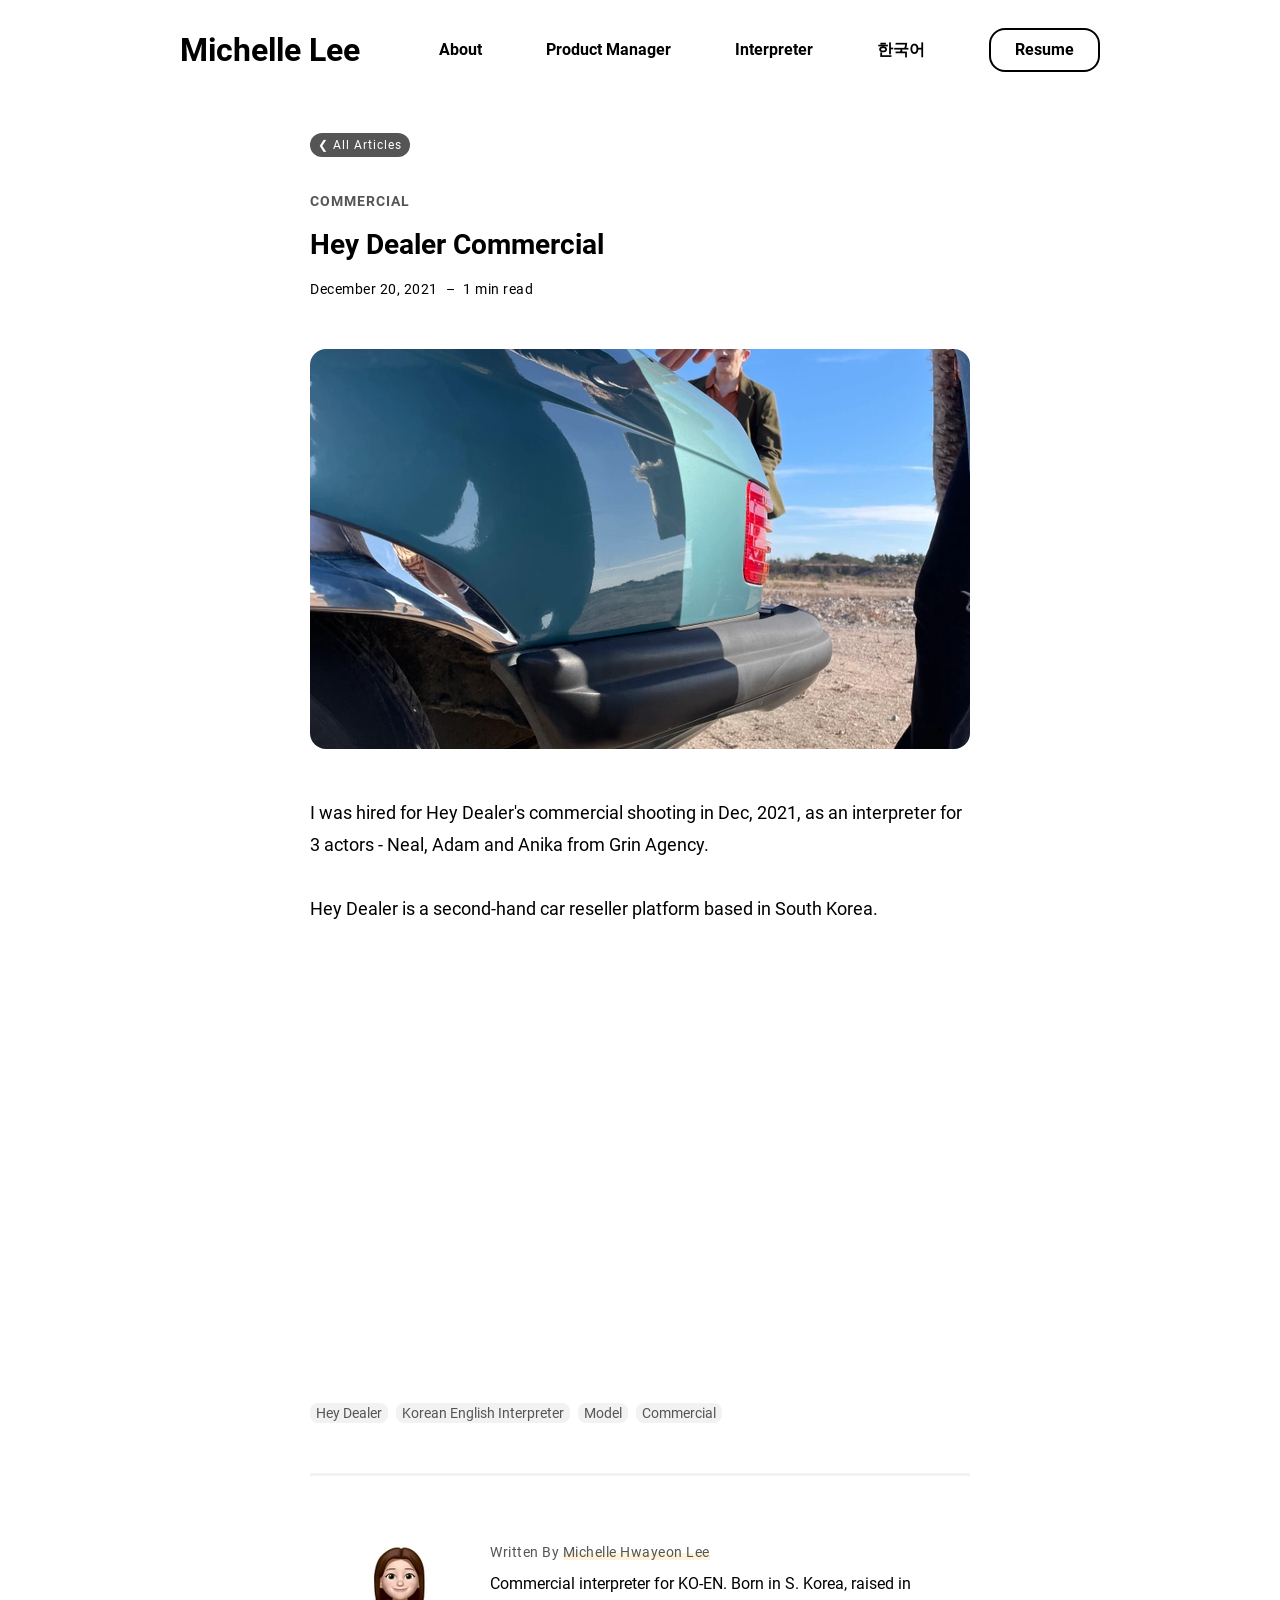
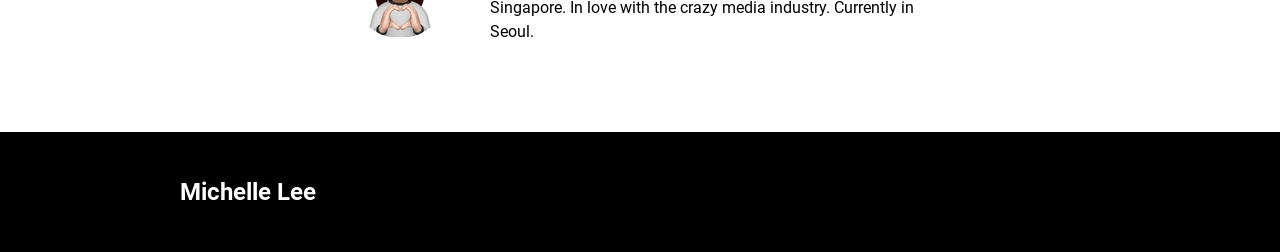
<file: hey_dealer/index.html>
<!DOCTYPE html><html lang="en"><head><meta charSet="utf-8"/><meta http-equiv="x-ua-compatible" content="ie=edge"/><meta name="viewport" content="width=device-width, initial-scale=1, shrink-to-fit=no"/><meta name="theme-color" content="#000000"/><meta data-react-helmet="true" property="twitter:description" content="Interpretion for models hired in Hey Dealer commercials"/><meta data-react-helmet="true" property="twitter:title" content="Hey Dealer Commercial"/><meta data-react-helmet="true" property="twitter:creator" content="Michelle Hwayeon Lee"/><meta data-react-helmet="true" property="twitter:card" content="summary"/><meta data-react-helmet="true" property="og:type" content="website"/><meta data-react-helmet="true" property="og:description" content="Interpretion for models hired in Hey Dealer commercials"/><meta data-react-helmet="true" property="og:url" content="https://michellehylee.com/hey_dealer/"/><meta data-react-helmet="true" property="og:site_name" content="Hey Dealer Commercial"/><meta data-react-helmet="true" property="og:title" content="Hey Dealer Commercial"/><meta data-react-helmet="true" name="description" content="Interpretion for models hired in Hey Dealer commercials"/><meta name="generator" content="Gatsby 4.6.0"/><style data-href="/styles.53effa7b6a59b20890c6.css" data-identity="gatsby-global-css">@font-face{font-display:swap;font-family:Roboto;font-style:normal;font-weight:400;src:url(/static/roboto-cyrillic-ext-400-normal-493afe7ae8ecfe26880062706f9bc876.woff2) format("woff2"),url(/static/roboto-all-400-normal-376ea5d93f71583052f65de4e0c6a92c.woff) format("woff");unicode-range:U+0460-052f,U+1c80-1c88,U+20b4,U+2de0-2dff,U+a640-a69f,U+fe2e-fe2f}@font-face{font-display:swap;font-family:Roboto;font-style:normal;font-weight:400;src:url([data-uri]) format("woff2"),url(/static/roboto-all-400-normal-376ea5d93f71583052f65de4e0c6a92c.woff) format("woff");unicode-range:U+0400-045f,U+0490-0491,U+04b0-04b1,U+2116}@font-face{font-display:swap;font-family:Roboto;font-style:normal;font-weight:400;src:url([data-uri]) format("woff2"),url(/static/roboto-all-400-normal-376ea5d93f71583052f65de4e0c6a92c.woff) format("woff");unicode-range:U+1f??}@font-face{font-display:swap;font-family:Roboto;font-style:normal;font-weight:400;src:url([data-uri]) format("woff2"),url(/static/roboto-all-400-normal-376ea5d93f71583052f65de4e0c6a92c.woff) format("woff");unicode-range:U+0370-03ff}@font-face{font-display:swap;font-family:Roboto;font-style:normal;font-weight:400;src:url([data-uri]) format("woff2"),url(/static/roboto-all-400-normal-376ea5d93f71583052f65de4e0c6a92c.woff) format("woff");unicode-range:U+0102-0103,U+0110-0111,U+0128-0129,U+0168-0169,U+01a0-01a1,U+01af-01b0,U+1ea0-1ef9,U+20ab}@font-face{font-display:swap;font-family:Roboto;font-style:normal;font-weight:400;src:url(/static/roboto-latin-ext-400-normal-c3dcdbd5bb4d4af80817dc0edc1cd888.woff2) format("woff2"),url(/static/roboto-all-400-normal-376ea5d93f71583052f65de4e0c6a92c.woff) format("woff");unicode-range:U+0100-024f,U+0259,U+1e??,U+2020,U+20a0-20ab,U+20ad-20cf,U+2113,U+2c60-2c7f,U+a720-a7ff}@font-face{font-display:swap;font-family:Roboto;font-style:normal;font-weight:400;src:url(/static/roboto-latin-400-normal-4673b4537a84c7f7a130799aa6af329b.woff2) format("woff2"),url(/static/roboto-all-400-normal-376ea5d93f71583052f65de4e0c6a92c.woff) format("woff");unicode-range:U+00??,U+0131,U+0152-0153,U+02bb-02bc,U+02c6,U+02da,U+02dc,U+2000-206f,U+2074,U+20ac,U+2122,U+2191,U+2193,U+2212,U+2215,U+feff,U+fffd}@font-face{font-display:swap;font-family:Roboto;font-style:normal;font-weight:700;src:url(/static/roboto-cyrillic-ext-700-normal-b816cda3107bb21c87e131350878a58b.woff2) format("woff2"),url(/static/roboto-all-700-normal-ef6d1d09b20b877fee4ee89fde70755b.woff) format("woff");unicode-range:U+0460-052f,U+1c80-1c88,U+20b4,U+2de0-2dff,U+a640-a69f,U+fe2e-fe2f}@font-face{font-display:swap;font-family:Roboto;font-style:normal;font-weight:700;src:url([data-uri]) format("woff2"),url(/static/roboto-all-700-normal-ef6d1d09b20b877fee4ee89fde70755b.woff) format("woff");unicode-range:U+0400-045f,U+0490-0491,U+04b0-04b1,U+2116}@font-face{font-display:swap;font-family:Roboto;font-style:normal;font-weight:700;src:url([data-uri]) format("woff2"),url(/static/roboto-all-700-normal-ef6d1d09b20b877fee4ee89fde70755b.woff) format("woff");unicode-range:U+1f??}@font-face{font-display:swap;font-family:Roboto;font-style:normal;font-weight:700;src:url([data-uri]) format("woff2"),url(/static/roboto-all-700-normal-ef6d1d09b20b877fee4ee89fde70755b.woff) format("woff");unicode-range:U+0370-03ff}@font-face{font-display:swap;font-family:Roboto;font-style:normal;font-weight:700;src:url([data-uri]) format("woff2"),url(/static/roboto-all-700-normal-ef6d1d09b20b877fee4ee89fde70755b.woff) format("woff");unicode-range:U+0102-0103,U+0110-0111,U+0128-0129,U+0168-0169,U+01a0-01a1,U+01af-01b0,U+1ea0-1ef9,U+20ab}@font-face{font-display:swap;font-family:Roboto;font-style:normal;font-weight:700;src:url(/static/roboto-latin-ext-700-normal-bcf37d666ce10b3556cd04b17d96d68d.woff2) format("woff2"),url(/static/roboto-all-700-normal-ef6d1d09b20b877fee4ee89fde70755b.woff) format("woff");unicode-range:U+0100-024f,U+0259,U+1e??,U+2020,U+20a0-20ab,U+20ad-20cf,U+2113,U+2c60-2c7f,U+a720-a7ff}@font-face{font-display:swap;font-family:Roboto;font-style:normal;font-weight:700;src:url(/static/roboto-latin-700-normal-0682ca7f74351d42bf73ed1e95572bfe.woff2) format("woff2"),url(/static/roboto-all-700-normal-ef6d1d09b20b877fee4ee89fde70755b.woff) format("woff");unicode-range:U+00??,U+0131,U+0152-0153,U+02bb-02bc,U+02c6,U+02da,U+02dc,U+2000-206f,U+2074,U+20ac,U+2122,U+2191,U+2193,U+2212,U+2215,U+feff,U+fffd}

/*! normalize.css v8.0.1 | MIT License | github.com/necolas/normalize.css */html{-webkit-text-size-adjust:100%;line-height:1.15}body{margin:0}main{display:block}h1{font-size:2em;margin:.67em 0}hr{box-sizing:content-box;height:0;overflow:visible}pre{font-family:monospace,monospace;font-size:1em}a{background-color:transparent}abbr[title]{border-bottom:none;text-decoration:underline;text-decoration:underline dotted}b,strong{font-weight:bolder}code,kbd,samp{font-family:monospace,monospace;font-size:1em}small{font-size:80%}sub,sup{font-size:75%;line-height:0;position:relative;vertical-align:baseline}sub{bottom:-.25em}sup{top:-.5em}img{border-style:none}button,input,optgroup,select,textarea{font-family:inherit;font-size:100%;line-height:1.15;margin:0}button,input{overflow:visible}button,select{text-transform:none}[type=button],[type=reset],[type=submit],button{-webkit-appearance:button}[type=button]::-moz-focus-inner,[type=reset]::-moz-focus-inner,[type=submit]::-moz-focus-inner,button::-moz-focus-inner{border-style:none;padding:0}[type=button]:-moz-focusring,[type=reset]:-moz-focusring,[type=submit]:-moz-focusring,button:-moz-focusring{outline:1px dotted ButtonText}fieldset{padding:.35em .75em .625em}legend{box-sizing:border-box;color:inherit;display:table;max-width:100%;padding:0;white-space:normal}progress{vertical-align:baseline}textarea{overflow:auto}[type=checkbox],[type=radio]{box-sizing:border-box;padding:0}[type=number]::-webkit-inner-spin-button,[type=number]::-webkit-outer-spin-button{height:auto}[type=search]{-webkit-appearance:textfield;outline-offset:-2px}[type=search]::-webkit-search-decoration{-webkit-appearance:none}::-webkit-file-upload-button{-webkit-appearance:button;font:inherit}details{display:block}summary{display:list-item}[hidden],template{display:none}:root{--breakpoint-xs:480px;--breakpoint-sm:768px;--breakpoint-md:992px;--breakpoint-lg:1200px;--border-radius:1rem;--page-width:62.5rem;--page-padding:0 2.5rem;--header-height:6.25rem;--footer-height:7.5rem}*{box-sizing:border-box}html{scroll-behavior:smooth}body,html{height:100%;width:100%}body{text-rendering:optimizeLegibility;background-color:var(--background-color);color:var(--text-color);font-family:var(--base-font);font-size:1rem;font-weight:400;line-height:1.5rem}body.fixed{overflow:hidden;position:fixed}a{-webkit-text-decoration-skip:ink;color:var(--subtext-color);cursor:pointer;display:inline-block;text-decoration:none;text-decoration-skip-ink:auto}a:hover{outline:0}a:focus{outline-color:var(--subtext-color);outline-style:dotted;outline-width:2px}h1{color:var(--primary-color);font-size:1.75rem;font-weight:700;line-height:2rem;margin:1rem 0}h2{font-size:1.625rem}h2,h3{color:var(--primary-color);font-weight:700;line-height:2rem;margin:2rem 0 1rem}h3{font-size:1.375rem}h4{color:var(--primary-color);font-size:1.125rem;font-weight:700;line-height:2rem;margin:2rem 0 1rem}hr{border-width:.05rem;color:var(--tertiary-color);margin:3rem auto;opacity:.1}u{box-shadow:inset 0 -.5em 0 var(--secondary-color);text-decoration:none;transition:box-shadow .3s ease-out}u:hover{box-shadow:inset 0 -1em 0 var(--secondary-color)}#___gatsby,#gatsby-focus-wrapper{height:100%;width:100%}@media screen and (prefers-reduced-motion:reduce){html{scroll-behavior:auto}}body[data-theme=lightTheme]{--primary-color:#000;--secondary-color:#fff4d9;--tertiary-color:#f2f2f2;--text-color:#000;--subtext-color:#555;--background-color:#fff;--card-background-color:#fff;--scroll-bar-color:rgba(0,0,0,.5);--box-shadow-color:rgba(0,0,0,.16);--box-shadow-hover-color:rgba(0,0,0,.32);--base-font:"Roboto",Arial,sans-serif}body[data-theme=darkTheme]{--primary-color:#fafafa;--secondary-color:#341677;--tertiary-color:#252525;--text-color:hsla(0,0%,100%,.87);--subtext-color:#aaa;--background-color:#121212;--card-background-color:#1c1c1c;--scroll-bar-color:hsla(0,0%,100%,.5);--box-shadow-color:rgba(0,0,0,.16);--box-shadow-hover-color:rgba(0,0,0,.32);--base-font:"Roboto",Arial,sans-serif}.style-module--Logo--xzURL{color:var(--primary-color);-webkit-filter:none!important;filter:none!important;font-size:1.75rem;font-weight:900;pointer-events:auto!important;position:relative;-webkit-user-select:auto!important;-ms-user-select:auto!important;user-select:auto!important;z-index:13}@-webkit-keyframes fadeIn{0%{opacity:0}to{opacity:1}}@keyframes fadeIn{0%{opacity:0}to{opacity:1}}@-webkit-keyframes fadeOut{0%{opacity:1}to{opacity:0}}@keyframes fadeOut{0%{opacity:1}to{opacity:0}}@-webkit-keyframes fadeUp{0%{opacity:0;-webkit-transform:translateY(20px);transform:translateY(20px)}to{opacity:1;-webkit-transform:translateY(0);transform:translateY(0)}}@keyframes fadeUp{0%{opacity:0;-webkit-transform:translateY(20px);transform:translateY(20px)}to{opacity:1;-webkit-transform:translateY(0);transform:translateY(0)}}@-webkit-keyframes fadeDown{0%{opacity:0;-webkit-transform:translateY(-20px);transform:translateY(-20px)}to{opacity:1;-webkit-transform:translateY(0);transform:translateY(0)}}@keyframes fadeDown{0%{opacity:0;-webkit-transform:translateY(-20px);transform:translateY(-20px)}to{opacity:1;-webkit-transform:translateY(0);transform:translateY(0)}}@-webkit-keyframes fadeLeft{0%{opacity:0;-webkit-transform:translateX(20px);transform:translateX(20px)}to{opacity:1;-webkit-transform:translateX(0);transform:translateX(0)}}@keyframes fadeLeft{0%{opacity:0;-webkit-transform:translateX(20px);transform:translateX(20px)}to{opacity:1;-webkit-transform:translateX(0);transform:translateX(0)}}@-webkit-keyframes scaleIn{0%{opacity:0;-webkit-transform:scaleY(0);transform:scaleY(0)}to{opacity:1;-webkit-transform:scaleY(1);transform:scaleY(1)}}@keyframes scaleIn{0%{opacity:0;-webkit-transform:scaleY(0);transform:scaleY(0)}to{opacity:1;-webkit-transform:scaleY(1);transform:scaleY(1)}}@-webkit-keyframes reduceHeight{0%{height:100%}to{height:0%}}@keyframes reduceHeight{0%{height:100%}to{height:0%}}@-webkit-keyframes waving-hand{0%{-webkit-transform:rotate(0deg);transform:rotate(0deg)}10%{-webkit-transform:rotate(14deg);transform:rotate(14deg)}20%{-webkit-transform:rotate(-8deg);transform:rotate(-8deg)}30%{-webkit-transform:rotate(14deg);transform:rotate(14deg)}40%{-webkit-transform:rotate(-4deg);transform:rotate(-4deg)}50%{-webkit-transform:rotate(10deg);transform:rotate(10deg)}60%{-webkit-transform:rotate(0deg);transform:rotate(0deg)}to{-webkit-transform:rotate(0deg);transform:rotate(0deg)}}@keyframes waving-hand{0%{-webkit-transform:rotate(0deg);transform:rotate(0deg)}10%{-webkit-transform:rotate(14deg);transform:rotate(14deg)}20%{-webkit-transform:rotate(-8deg);transform:rotate(-8deg)}30%{-webkit-transform:rotate(14deg);transform:rotate(14deg)}40%{-webkit-transform:rotate(-4deg);transform:rotate(-4deg)}50%{-webkit-transform:rotate(10deg);transform:rotate(10deg)}60%{-webkit-transform:rotate(0deg);transform:rotate(0deg)}to{-webkit-transform:rotate(0deg);transform:rotate(0deg)}}.style-module--SplashScreen--vXOkg{align-items:center;background-color:var(--primary-color);display:flex;height:100%;justify-content:center;left:0;position:fixed;top:0;width:100%;z-index:900}.style-module--LogoWrapper--BA0Hc{align-items:center;display:flex;height:4rem;justify-content:center;position:relative;width:auto}.style-module--Backdrop--IqgMA{background-color:var(--primary-color);height:100%;left:0;position:absolute;top:0;width:100%;z-index:1000}.style-module--Footer--pX9BK{align-items:center;background:var(--primary-color);border-top:none;display:flex;flex-direction:row;height:auto;margin-top:2rem;min-height:var(--footer-height);width:100%}.style-module--ContentWrapper--6BjK8{align-items:center;display:flex;flex-direction:row;height:100%;justify-content:space-between;margin:0 auto;max-width:var(--page-width);padding:var(--page-padding);width:100%}.style-module--Links--Lg8lq{display:flex;flex-direction:row;justify-content:space-between;width:auto}.style-module--Links--Lg8lq a{color:var(--background-color);font-size:.875rem;font-weight:700;letter-spacing:1px;margin-right:2rem;text-transform:uppercase}.style-module--Links--Lg8lq a:last-child{margin-right:0}@media (min-width:768px){.style-module--Links--Lg8lq a{margin-right:4rem}}.style-module--Header--mZOzg{align-items:center;background:var(--background-color);display:flex;flex-direction:row;height:auto;min-height:var(--header-height);width:100%}.style-module--ContentWrapper --XYxH4{align-items:center;display:flex;height:100%;justify-content:space-between;margin:0 auto;max-width:var(--page-width);padding:var(--page-padding);width:100%}.style-module--Burger--GrdOa{background:transparent;border:none;cursor:pointer;display:flex;flex-direction:column;height:2rem;justify-content:space-around;padding:0;width:2rem;z-index:12}.style-module--Burger--GrdOa:focus{outline:none}.style-module--Burger--GrdOa div{background:var(--primary-color);border-radius:.625rem;height:.25rem;position:relative;-webkit-transform-origin:1px;transform-origin:1px;transition:all .3s ease-in-out;width:2rem}.style-module--Burger--GrdOa div:first-child{-webkit-transform:rotate(0);transform:rotate(0)}.style-module--Burger--GrdOa div:nth-child(2){opacity:1;-webkit-transform:translateX(0);transform:translateX(0)}.style-module--Burger--GrdOa div:nth-child(3){-webkit-transform:rotate(0);transform:rotate(0)}.style-module--TopNavigationBar--V0syT{align-items:center;background:var(--background-color);display:flex;justify-content:space-between;width:auto}.style-module--TopNavigationBar--V0syT a{color:var(--primary-color);font-size:1rem;font-weight:700;margin-right:4rem;padding:0;position:relative;text-align:center}.style-module--TopNavigationBar--V0syT a:last-child{margin-right:0}.style-module--TopNavigationBar--V0syT a.style-module--NavLink--lBAYL:before{background-color:var(--primary-color);bottom:-.125rem;content:"";height:.1563rem;position:absolute;transition:.2s ease-out;width:0}.style-module--TopNavigationBar--V0syT a.style-module--NavLink--lBAYL:hover:before{width:100%}.style-module--TopNavigationBar--V0syT a.style-module--CtaButton--z3hq0{background:var(--background-color);border:.125rem solid var(--primary-color);border-radius:var(--border-radius);height:auto;padding:.5rem 1.5rem;transition:20ms ease-out;width:auto}.style-module--TopNavigationBar--V0syT a.style-module--CtaButton--z3hq0:hover{background:var(--primary-color);color:var(--background-color)}.style-module--SideBarWrapper--5xUjZ{bottom:0;display:block;height:100vh;outline:0;position:fixed;right:0;top:0;-webkit-transform:translateX(100%);transform:translateX(100%);transition:all .3s ease-in-out;visibility:hidden;width:100%;z-index:10}.style-module--SideNavigationBar--V6e\+O{background:var(--background-color);display:flex;flex-direction:column;height:100vh;justify-content:center;margin-left:auto;padding:2rem;position:relative;right:0;text-align:left;width:55%}.style-module--SideNavigationBar--V6e\+O a{color:var(--primary-color);font-size:1.5rem;font-weight:700;padding:1.5rem 0;text-align:center}.style-module--SideNavigationBar--V6e\+O a.style-module--CtaButton--z3hq0{background:var(--background-color);border:.125rem solid var(--primary-color);border-radius:var(--border-radius);height:auto;margin:1.5rem auto;padding:1rem 1.5rem;width:auto}.style-module--SideBarBackdrop--\+0cBv{background:rgba(0,0,0,.3);display:none;height:100%;left:0;position:fixed;top:0;transition:all .3s ease-in-out;width:100%;z-index:9}.style-module--Blurred--8gPkd footer,.style-module--Blurred--8gPkd main{-webkit-filter:blur(5px);filter:blur(5px);overflow:hidden;pointer-events:none;transition:all .3s ease-out;-webkit-user-select:none;-ms-user-select:none;user-select:none}.CookieConsent{align-items:center;background:var(--primary-color);border-radius:var(--border-radius);color:var(--background-color);display:flex;flex-direction:column;justify-content:space-between;margin:0 auto;max-width:var(--page-width);padding:1rem 2rem;width:90%}.CookieConsent button{background-color:var(--primary-color);border:2px solid var(--background-color);border-radius:var(--border-radius);color:var(--background-color);font-size:.875rem;font-weight:700;height:3rem;margin:0 1rem 0 0;outline:none;padding:1rem;text-align:center;text-decoration:none;text-transform:uppercase;width:8rem}.CookieConsent button:active,.CookieConsent button:focus,.CookieConsent button:hover{cursor:pointer;outline:none}.CookieConsent button#confirm{background-color:var(--background-color);border:none;color:var(--primary-color);margin:0}@media (min-width:992px){.CookieConsent{flex-direction:row}}.style-module--CookieBar--kxAGJ{bottom:1rem;left:0;margin:0;position:fixed;width:100%;z-index:999}.style-module--Layout--s6yp3{display:grid;grid-template-columns:100%;grid-template-rows:auto 1fr auto;margin:0 auto;min-height:100%;width:100%}.style-module--Layout--s6yp3 main{margin-top:2rem}.style-module--Section--HYcY6{background:var(--background-color);height:auto;scroll-margin-top:60px;width:100%}.style-module--Section--HYcY6 .style-module--Heading--LAAvY{font-size:1.75rem;line-height:2.25rem;margin:0 0 2rem}.style-module--ContentWrapper --Nt3lH{height:100%;margin:0 auto 8rem;max-width:var(--page-width);padding:var(--page-padding);width:100%}.style-module--AuthorSnippet--fHN99{align-items:flex-start;display:flex;flex-direction:column;justify-content:space-between;max-width:660px;padding:0;width:100%}.style-module--AuthorSnippet--fHN99 .style-module--Avatar--HiziA{border-radius:50%;height:100px;width:100px}.style-module--AuthorSnippet--fHN99 .style-module--Description--G71wk{margin-top:1rem;width:100%}.style-module--AuthorSnippet--fHN99 .style-module--WrittenBy--GBoAA{color:var(--subtext-color);font-size:.875rem;letter-spacing:.5px}.style-module--AuthorSnippet--fHN99 .style-module--Bio--L9jdK{margin:.5rem 0}@media screen and (min-width:768px){.style-module--AuthorSnippet--fHN99{align-items:center;flex-direction:row;justify-content:space-between;padding:var(--page-padding)}.style-module--AuthorSnippet--fHN99 .style-module--Description--G71wk{max-width:27.5rem;width:100%}}.style-module--Breadcrumb--FUh7R{background-color:var(--subtext-color);border-radius:var(--border-radius);display:inline-block;font-size:12px;font-weight:400;margin-bottom:2rem;padding:0 .5rem}.style-module--Breadcrumb--FUh7R a{letter-spacing:1px}.style-module--Breadcrumb--FUh7R .style-module--BackArrow--92zoa,.style-module--Breadcrumb--FUh7R a{color:var(--background-color)}.style-module--Breadcrumb--FUh7R .style-module--BackArrow--92zoa{margin-right:.25rem}.style-module--Article--pFdyf{height:100%;margin:0 auto;max-width:740px;padding:var(--page-padding);width:100%}.style-module--Article--pFdyf .style-module--Banner--y9rID,.style-module--Article--pFdyf .style-module--Body--nax22,.style-module--Article--pFdyf .style-module--Footer--1Aj9z,.style-module--Article--pFdyf .style-module--Header--H6-D9{margin-bottom:3rem}.style-module--Article--pFdyf .style-module--Category--1CoYz{color:var(--subtext-color);display:block;font-size:.875rem;font-weight:700;letter-spacing:1px;text-transform:uppercase}.style-module--Article--pFdyf .style-module--Details--kmdiu{font-size:.875rem;letter-spacing:.5px}.style-module--Article--pFdyf .style-module--ReadingTime--RSBki{margin-left:.5rem}.style-module--Article--pFdyf .style-module--ReadingTime--RSBki:before{content:"–";margin-right:.5rem}.style-module--Article--pFdyf .style-module--BannerImage--ccjd3{border-radius:var(--border-radius);margin-bottom:0}.style-module--Article--pFdyf .style-module--BannerCaption--VRhK6{display:block;font-size:.875rem;letter-spacing:.5px;text-align:center}.style-module--Article--pFdyf .style-module--Body--nax22 .style-module--Content--pkA2h{font-size:1.125rem;line-height:2rem;margin-bottom:3rem}.style-module--Article--pFdyf .style-module--Body--nax22 .style-module--Keyword--miw0l{background-color:var(--tertiary-color);border-radius:.5rem;color:var(--subtext-color);font-size:.875rem;margin-right:.5rem;padding:.125rem .375rem}.style-module--Article--pFdyf .style-module--Footer--1Aj9z{border-top:3px solid var(--tertiary-color);padding-top:3rem}.style-module--SlideContainer--YL8oD{-webkit-overflow-scrolling:touch;margin:0 -2.5rem;overflow-x:auto;overflow-y:hidden;padding:var(--page-padding);padding-bottom:.5rem;white-space:nowrap}.style-module--SlideContainer--YL8oD::-webkit-scrollbar{display:none}@media (hover:hover){.style-module--SlideContainer--YL8oD{scrollbar-color:var(--scroll-bar-color)}.style-module--SlideContainer--YL8oD::-webkit-scrollbar{-webkit-appearance:none;display:block}.style-module--SlideContainer--YL8oD::-webkit-scrollbar:horizontal{height:.8rem}.style-module--SlideContainer--YL8oD::-webkit-scrollbar-thumb{background-color:var(--scroll-bar-color);border:.2rem solid var(--background-color);border-radius:8px}.style-module--SlideContainer--YL8oD::-webkit-scrollbar-track{background-color:var(--background-color);border-radius:8px}}.style-module--Profile--yX-7v{background:var(--background-color);background:linear-gradient(to right,var(--primary-color) 50%,var(--background-color) 50%);background-position:100% 100%;background-size:205% 100%;border:.125rem solid var(--primary-color);border-radius:var(--border-radius);color:var(--primary-color);font-size:1rem;height:auto;margin-right:.5rem;padding:.3rem 1.25rem;transition:all .1s ease-out;width:auto}.style-module--Profile--yX-7v:hover{background-position:0 100%;color:var(--background-color)}.style-module--Profile--yX-7v svg{height:1rem;margin-bottom:-.05rem;margin-right:.25rem;width:1rem}.style-module--Profile--yX-7v:hover svg{-webkit-filter:invert(1);filter:invert(1)}@media (min-width:768px){.style-module--Profile--yX-7v{margin-right:1rem}}.style-module--Hero--Evv0u{display:flex;flex-direction:column;justify-content:center;min-height:50vh}.style-module--Hero--Evv0u .style-module--Title--Twdkw{font-size:2rem;font-weight:700;line-height:2.375rem;margin:0 0 1.5rem}.style-module--Hero--Evv0u .style-module--Subtitle--qhIz8{font-size:1.25rem;font-weight:700;line-height:1.5rem;margin:-.5rem 0 0}.style-module--Hero--Evv0u p{font-size:1.125rem;margin-bottom:2rem}.style-module--Intro--agHzQ{align-items:center;display:flex;justify-content:flex-start}.style-module--ImagePrefix--bcT3l{color:var(--primary-color);display:inline-block;font-size:2rem;font-weight:700;line-height:3rem}.style-module--Image--jVafd{display:inline-block;height:36px;margin-left:1rem;-webkit-transform-origin:70% 70%;transform-origin:70% 70%;width:36px}@media (min-width:768px){.style-module--Hero--Evv0u .style-module--Title--Twdkw{font-size:2.625rem;line-height:4rem;margin-bottom:0}.style-module--Hero--Evv0u .style-module--Subtitle--qhIz8{font-size:2rem;line-height:3rem}.style-module--ImagePrefix--bcT3l{font-size:2.625rem;line-height:4rem}.style-module--Image--jVafd{height:48px;width:48px}}.style-module--Card--xmHd-{background:var(--card-color);border-radius:var(--border-radius);box-shadow:0 5px 15px var(--box-shadow-color);display:inline-flex;flex-direction:column;height:auto;justify-content:space-around;margin:1rem 2.5rem 2rem 0;min-height:12rem;transition:box-shadow .3s ease-out;white-space:normal;width:16.25rem}.style-module--Card--xmHd-:hover{box-shadow:0 5px 15px var(--box-shadow-hover-color)}.style-module--Card--xmHd- .style-module--Banner--1AHea{background:var(--tertiary-color);border-top-left-radius:var(--border-radius);border-top-right-radius:var(--border-radius);height:5rem}.style-module--Card--xmHd- .style-module--ImageWrapper--UDAGh{height:100%;max-height:5rem}.style-module--Card--xmHd- .style-module--Image--Q-EOT{border-top-left-radius:var(--border-radius);border-top-right-radius:var(--border-radius)}.style-module--Card--xmHd- .style-module--DescriptionWrapper--X4Z6Q{display:flex;flex-direction:column;height:auto;justify-content:center;padding:2rem 1rem}.style-module--Card--xmHd- .style-module--Category--7rkhy{color:var(--primary-color);font-weight:700;letter-spacing:1px;text-transform:uppercase}.style-module--Card--xmHd- .style-module--Title--3nDZX{font-size:1rem;font-weight:400;line-height:1.5rem;margin:.25rem 0}.style-module--Card--xmHd- .style-module--Details--W6Sx5{color:var(--subtext-color);font-size:.75rem;letter-spacing:.5px}.style-module--Card--xmHd- .style-module--ReadingTime--oDks7{margin-left:.25rem}.style-module--Card--xmHd- .style-module--ReadingTime--oDks7:before{content:"–";margin-right:.25rem}.style-module--Articles--RF2oE{align-items:center;display:flex;flex-direction:row;justify-content:flex-start}.style-module--About--D2YAT{display:flex;flex-direction:column;justify-content:space-between}.style-module--About--D2YAT .style-module--Description--LgGZH{margin-bottom:3rem;max-width:31.25rem;width:100%}.style-module--About--D2YAT .style-module--ImageWrapper--pBujx{max-width:18rem;width:100%}.style-module--About--D2YAT .style-module--Image--V-O8y{border-radius:var(--border-radius);box-shadow:0 0 2.5rem rgba(0,0,0,.16);-webkit-filter:grayscale(20%) contrast(1) brightness(90%);filter:grayscale(20%) contrast(1) brightness(90%)}@media (min-width:768px){.style-module--About--D2YAT{flex-direction:row;justify-content:space-between}.style-module--About--D2YAT .style-module--Description--LgGZH{margin-bottom:0;margin-right:3rem}.style-module--About--D2YAT .style-module--ImageWrapper--pBujx{margin-top:-2rem}}.style-module--Button--grH1j{background-color:var(--primary-color);border:none;border-radius:var(--border-radius);color:var(--background-color);display:inline-block;font-size:1rem;font-weight:700;height:100%;margin:0 auto;max-width:15.625rem;padding:.8rem 1.5rem;text-align:center;text-decoration:none;width:100%}.style-module--Button--grH1j:active,.style-module--Button--grH1j:hover{cursor:pointer;outline:none}.style-module--Button--grH1j:focus{outline-color:var(--subtext-color);outline-style:dotted;outline-width:2px}.style-module--Listing--UuymE{align-items:stretch;display:flex;flex-direction:row;flex-wrap:wrap;justify-content:flex-start}.style-module--Filter--MTd\+O{margin-bottom:3rem}.style-module--Filter--MTd\+O .style-module--Options--NRW7S{margin-top:1rem}.style-module--Filter--MTd\+O .style-module--Option--g7uSm{border:2px solid var(--subtext-color);border-radius:var(--border-radius);color:var(--subtext-color);cursor:pointer;display:inline-block;font-size:.875rem;font-weight:400;height:2.3125rem;line-height:2.2rem;margin-right:1rem;padding:0 1.5rem;width:auto}.style-module--Filter--MTd\+O .style-module--Option--g7uSm.style-module--Selected--8xZTc{border-color:var(--primary-color);color:var(--primary-color);font-weight:700}.style-module--LoadMore--i0wHR{margin-top:3rem;text-align:center}@media (hover:hover){.style-module--Filter--MTd\+O .style-module--Option--g7uSm:active,.style-module--Filter--MTd\+O .style-module--Option--g7uSm:hover{border-color:var(--primary-color);color:var(--primary-color);font-weight:700}}.style-module--Interests--PTs7f{-webkit-column-gap:1rem;column-gap:1rem;display:grid;grid-auto-flow:row;grid-template-columns:repeat(1,17.5rem);row-gap:1rem}.style-module--Interest--S-1PG{align-items:center;background:var(--card-background-color);border:.125rem solid var(--primary-color);border-radius:var(--border-radius);display:inline-flex;height:3rem;justify-content:flex-start;padding:1rem;width:17.5rem}.style-module--Interests--PTs7f button{max-width:17.5rem}.style-module--Interest--S-1PG .style-module--Icon--S2\+P5{margin-right:.5rem}@media (min-width:600px){.style-module--Interests--PTs7f{grid-template-columns:repeat(2,15.625rem)}.style-module--Interest--S-1PG{width:15.625rem}.style-module--Interests--PTs7f button{max-width:15.625rem}}@media (min-width:880px){.style-module--Interests--PTs7f{grid-template-columns:repeat(3,15.625rem)}}.style-module--Project--bSesc{align-items:center;display:flex;flex-direction:column-reverse;flex-shrink:0;justify-content:flex-end;margin-bottom:2rem;margin-top:3rem;max-width:20rem;padding-right:2.5rem;white-space:normal}.style-module--Project--bSesc .style-module--Details--8i8Oa{display:flex;flex-direction:column;margin-top:3rem;max-width:25rem;width:100%}.style-module--Project--bSesc .style-module--Details--8i8Oa .style-module--Category--8wNOB{font-size:.875rem;letter-spacing:1px;line-height:1rem;text-transform:uppercase}.style-module--Project--bSesc .style-module--Details--8i8Oa .style-module--Title--hQGtV{font-size:1.375rem;font-weight:700;line-height:1.625rem;margin-bottom:.625rem;margin-top:.625rem}.style-module--Project--bSesc .style-module--Details--8i8Oa .style-module--Tags--15NuW{display:flex;flex-wrap:wrap;line-height:1.2rem;margin-top:1.5rem}.style-module--Project--bSesc .style-module--Details--8i8Oa .style-module--Tags--15NuW span{margin-bottom:1rem;margin-right:1rem}.style-module--Project--bSesc .style-module--Details--8i8Oa .style-module--Links--dgKuy{align-items:center;display:flex;justify-content:flex-start;margin-top:1rem;width:100%}.style-module--Project--bSesc .style-module--Details--8i8Oa .style-module--Links--dgKuy a{display:inline-block;margin-right:2rem}.style-module--Project--bSesc .style-module--Details--8i8Oa .style-module--Links--dgKuy svg{height:1.3rem;transition:all .3s ease-out;width:1.3rem}.style-module--Project--bSesc .style-module--Details--8i8Oa .style-module--Links--dgKuy svg:hover{fill:var(--primary-color)}.style-module--Project--bSesc .style-module--ProjectImageWrapper--Zo9iV{border-radius:var(--border-radius);box-shadow:0 0 2.5rem var(--box-shadow-color);height:15rem;max-width:25rem;transition:all .3s ease-out;width:100%}.style-module--Project--bSesc .style-module--ProjectImageWrapper--Zo9iV:hover{box-shadow:0 0 2.5rem var(--box-shadow-hover-color);-webkit-transform:translate3d(0,-.125rem,0);transform:translate3d(0,-.125rem,0)}.style-module--Project--bSesc .style-module--ProjectImage--ju6ZI{border-radius:var(--border-radius)}@media (min-width:480px){.style-module--Project--bSesc{max-width:25rem;padding-right:5rem}}@media (min-width:992px){.style-module--Project--bSesc{flex-direction:row;flex-shrink:1;justify-content:space-between;margin-bottom:8rem;max-width:62.5rem;padding-right:0}.style-module--Project--bSesc .style-module--Details--8i8Oa{margin-top:0}.style-module--Project--bSesc .style-module--ProjectImageWrapper--Zo9iV{height:18.75rem}}.style-module--Projects--pBlNb{display:flex;flex-direction:row;margin-top:-2rem}.style-module--MoreProjects--BjdQw{margin-top:4rem;text-align:center}@media (min-width:992px){.style-module--Projects--pBlNb{flex-direction:column;margin-top:0}.style-module--MoreProjects--BjdQw{margin-top:0}}.style-module--Contact--HG\+De{max-width:45rem;width:100%}.style-module--Contact--HG\+De .style-module--Description--h66q4{margin-bottom:0;margin-top:0}.style-module--Contact--HG\+De .style-module--Profile--OwryU{display:flex;flex-direction:column;justify-content:flex-start;margin-bottom:2rem;margin-top:3rem}.style-module--Contact--HG\+De .style-module--Profile--OwryU .style-module--Avatar---aTHW{border-radius:50%;margin-bottom:2rem;margin-right:4rem;max-width:8.75rem;width:100%}.style-module--Contact--HG\+De .style-module--Profile--OwryU .style-module--ContactDetails--cNpIa{font-size:1.125rem;line-height:2rem}.style-module--Contact--HG\+De .style-module--Profile--OwryU .style-module--ContactDetails--cNpIa .style-module--Name--gkj6S{font-weight:700}@media (min-width:768px){.style-module--Contact--HG\+De .style-module--Profile--OwryU{align-items:center;flex-direction:row;margin-bottom:3rem}.style-module--Contact--HG\+De .style-module--Profile--OwryU .style-module--Avatar---aTHW{margin-bottom:0}}</style><title data-react-helmet="true">Hey Dealer Commercial · Portfolio Minimal</title><style>.gatsby-image-wrapper{position:relative;overflow:hidden}.gatsby-image-wrapper picture.object-fit-polyfill{position:static!important}.gatsby-image-wrapper img{bottom:0;height:100%;left:0;margin:0;max-width:none;padding:0;position:absolute;right:0;top:0;width:100%;object-fit:cover}.gatsby-image-wrapper [data-main-image]{opacity:0;transform:translateZ(0);transition:opacity .25s linear;will-change:opacity}.gatsby-image-wrapper-constrained{display:inline-block;vertical-align:top}</style><noscript><style>.gatsby-image-wrapper noscript [data-main-image]{opacity:1!important}.gatsby-image-wrapper [data-placeholder-image]{opacity:0!important}</style></noscript><script type="module">const e="undefined"!=typeof HTMLImageElement&&"loading"in HTMLImageElement.prototype;e&&document.body.addEventListener("load",(function(e){if(void 0===e.target.dataset.mainImage)return;if(void 0===e.target.dataset.gatsbyImageSsr)return;const t=e.target;let a=null,n=t;for(;null===a&&n;)void 0!==n.parentNode.dataset.gatsbyImageWrapper&&(a=n.parentNode),n=n.parentNode;const o=a.querySelector("[data-placeholder-image]"),r=new Image;r.src=t.currentSrc,r.decode().catch((()=>{})).then((()=>{t.style.opacity=1,o&&(o.style.opacity=0,o.style.transition="opacity 500ms linear")}))}),!0);</script><link rel="sitemap" type="application/xml" href="/sitemap/sitemap-index.xml"/><link rel="icon" href="/favicon-32x32.png?v=df8be86322bd2501e475767df9a26b2b" type="image/png"/><link rel="manifest" href="/manifest.webmanifest" crossorigin="anonymous"/><link rel="apple-touch-icon" sizes="48x48" href="/icons/icon-48x48.png?v=df8be86322bd2501e475767df9a26b2b"/><link rel="apple-touch-icon" sizes="72x72" href="/icons/icon-72x72.png?v=df8be86322bd2501e475767df9a26b2b"/><link rel="apple-touch-icon" sizes="96x96" href="/icons/icon-96x96.png?v=df8be86322bd2501e475767df9a26b2b"/><link rel="apple-touch-icon" sizes="144x144" href="/icons/icon-144x144.png?v=df8be86322bd2501e475767df9a26b2b"/><link rel="apple-touch-icon" sizes="192x192" href="/icons/icon-192x192.png?v=df8be86322bd2501e475767df9a26b2b"/><link rel="apple-touch-icon" sizes="256x256" href="/icons/icon-256x256.png?v=df8be86322bd2501e475767df9a26b2b"/><link rel="apple-touch-icon" sizes="384x384" href="/icons/icon-384x384.png?v=df8be86322bd2501e475767df9a26b2b"/><link rel="apple-touch-icon" sizes="512x512" href="/icons/icon-512x512.png?v=df8be86322bd2501e475767df9a26b2b"/><link rel="preconnect" href="https://www.google-analytics.com"/><link rel="dns-prefetch" href="https://www.google-analytics.com"/><link as="script" rel="preload" href="/webpack-runtime-d5b35dcdd63478e7c03a.js"/><link as="script" rel="preload" href="/framework-92d2adab557805579119.js"/><link as="script" rel="preload" href="/app-061029296fd7798ac498.js"/><link as="script" rel="preload" href="/d37e71c39ee16e36a7ee69ccb816607ed55c64c9-facbd7d75b3b158ee322.js"/><link as="script" rel="preload" href="/component---node-modules-gatsby-theme-portfolio-minimal-src-templates-article-index-tsx-319b50f5d74086a8bd8a.js"/><link as="fetch" rel="preload" href="/page-data/hey_dealer/page-data.json" crossorigin="anonymous"/><link as="fetch" rel="preload" href="/page-data/sq/d/1094019748.json" crossorigin="anonymous"/><link as="fetch" rel="preload" href="/page-data/sq/d/3163442641.json" crossorigin="anonymous"/><link as="fetch" rel="preload" href="/page-data/app-data.json" crossorigin="anonymous"/></head><body data-theme="lightTheme"><div id="___gatsby"><div style="outline:none" tabindex="-1" id="gatsby-focus-wrapper"><div class="style-module--Layout--s6yp3"><header class="style-module--Header--mZOzg"><div class="style-module--ContentWrapper --XYxH4" style="opacity:0"><a aria-label="home" href="/"><div class="style-module--Logo--xzURL" aria-roledescription="logo" style="font-size:2rem;color:var(--primary-color">Michelle Lee</div></a><div class="style-module--Burger--GrdOa"><div></div><div></div><div></div></div><div class="style-module--SideBarWrapper--5xUjZ" aria-hidden="true" tabindex="-1"><nav class="style-module--SideNavigationBar--V6e+O"><a class="style-module--NavLink--lBAYL" href="/#about">About</a><a class="style-module--NavLink--lBAYL" href="/#product_manager">Product Manager</a><a class="style-module--NavLink--lBAYL" href="/interpreter">Interpreter</a><a href="https://michellehwayeonlee.notion.site/PM-4f0da9dd080f4d20af56bfaa7d6889aa" class="style-module--NavLink--lBAYL">한국어</a><a href="/michelle_lee_resume.pdf" target="_blank" rel="noopener noreferrer" class="style-module--CtaButton--z3hq0">Resume</a></nav></div><div class="style-module--SideBarBackdrop--+0cBv"></div></div></header><main><article class="style-module--Article--pFdyf"><div class="style-module--Breadcrumb--FUh7R"><a title="Back To Article Listing" href="/interpreter"><span class="style-module--BackArrow--92zoa">❮</span>All Articles</a></div><section class="style-module--Header--H6-D9"><span class="style-module--Category--1CoYz">Commercial</span><h1>Hey Dealer Commercial</h1><div class="style-module--Details--kmdiu">December 20, 2021<span class="style-module--ReadingTime--RSBki">1 min read</span></div></section><section class="style-module--Banner--y9rID"><div data-gatsby-image-wrapper="" class="gatsby-image-wrapper gatsby-image-wrapper-constrained"><div style="max-width:660px;display:block"><img alt="" role="presentation" aria-hidden="true" src="data:image/svg+xml;charset=utf-8,%3Csvg height=&#x27;400&#x27; width=&#x27;660&#x27; xmlns=&#x27;http://www.w3.org/2000/svg&#x27; version=&#x27;1.1&#x27;%3E%3C/svg%3E" style="max-width:100%;display:block;position:static"/></div><img aria-hidden="true" data-placeholder-image="" style="opacity:1;transition:opacity 500ms linear" decoding="async" src="data:image/svg+xml,%3csvg%20xmlns=&#x27;http://www.w3.org/2000/svg&#x27;%20width=&#x27;660&#x27;%20height=&#x27;400&#x27;%20viewBox=&#x27;0%200%20660%20400&#x27;%20preserveAspectRatio=&#x27;none&#x27;%3e%3cpath%20d=&#x27;M0%2029a195%20195%200%20001%2035c-2%200-1%2016%201%2017l1%205%202%205%201%205v4l-3-4-3-3v21l4%204c3%204%204%207%201%205l-2-3c-2-4-3-2-3%206s0%208%202%208c3-2%206%200%206%203l-1%203c-1%200-1%203%201%208%200%203%200%204-3%206l-4%202-1%2019v19h3c3%201%204%202%205%208%201%202%200%203-1%203v2l1%202%202%204%202%203h-2c-3%200-4%201-3%202%202%203%202%206%200%206l-6%202-1%2017v17l4%201%203%201c-1%202-1%206%201%208%202%201%203%201%203-1%200-3%202-5%203-3l5%202c2%200%202%200%201-1-3-2-2-3%200-2%204%201%203%207-2%207-4%201-4%206%200%207%204%200%208%203%207%205H0v116h398l14-4c21-7%2041-10%2042-8%202%202%205%201%2012-3a133%20133%200%200032-21l6-9h-2c-1%200%200-2%204-4%208-5%209-6%2012-10%203-5%202-5-5-2l-5%202-5%202-7%202-2%201-2%201h-3c-3%200-16%204-19%207-4%202-9%204-9%202l1-3c3-3%202-4%200-1l-13%205c-2%201-8%205-8%207h-1c-2-1-2-1-3%201h-2l-5-2-1-6c-1-10-3-13-9-17-5-3-6-4-6-6%200-6-4-18-7-22-6-7-9-8-26-5h-13c-1-1%200-1%206-2l23-5-14%202-13%202%201-11a356%20356%200%20002-41c0-3%200-3-4-3l-12%203-3%201-8%203c-5%202-7%203-15%203-10%200-14%201-18%203l-16%204-8%203-2%201-4%201c-3%200-3%200-3-3%205-19%206-37%203-62a295%20295%200%2000-12-60c-4-12-5-15-14-28l-13-18-9-12-1-1-1-3c0-6%200-6%2034%204l18%205a554%20554%200%200170%2027c12%204%206%203-7-1-28-10-34-11-33-6a144%20144%200%200014%2028c1%202%201%202%203%201%201-2%202-2%204-1h1c0-3%203-2%204%200l2%201%203-1%202-3c0-2%203-1%204%201%202%203-3%205-9%205l-7%202-4%202c-3%200-2%203%201%204l3%201h-3c-2%200-2%200%201%201s5%203%202%203l1%202c4%204%207%2013%209%2027v11l1%207%204%2013%2011-2c10-3%2010-3%2012-1%201%201%201-1%201-15-1-19-3-38-8-57l-3-18c0-11-3-21-11-37l-7-10v-1l-1-1-2-1c-2-2-2-2%200-2s1-2-4-10a459%20459%200%2001-15-24l-8-11c-6-8-8-9-16-15l-9-7-1-1c-1%201-3%200-4-1l-2-2A7056%207056%200%200016%200H0v29M369%201l-8%209-15%2019c-2%203%202%207%205%205s4-1%201%202c-4%204-3%205%204%208l5%204c3%203%208-1%2019-13l16-16-1%202-5%206-5%207c-4%204-3%207%202%207%204-1%205-1%208-7%201-3%203-4%205-4%201%200%202-1%202-3%201-3%203-5%208-7%202%200%204-2%205-3l5-5c3-2%203-2%209%203l2%201h2l1-1-1-4-3-2h-2l3-2%204-4%202-2c2-1%201-1-3-1-5%200-6%200-10%204-2%203-5%205-6%205-3%201-2-2%202-6l4-3h-28l-27%201m253%200l2%201v2c-3%201-2%207%200%208l1%201c-2%200-3%2032%200%2032l2%206c-1%201-1%200-1-1l-1-2-1%207%201%208c1-1%201%200%201%201l-1%201c-1-1-1%200-1%201l1%203v1a280%20280%200%2000-1%2050l-1%2015a137%20137%200%20004%2036v7l1%206%201%202c2-1-8%2035-12%2045-2%205-3%205-4%203-2-1-2-1-4%201h-2l-2-2h-2c-2-1-6%200-7%202h-19c-1-3-2-2-2%201%201%202-1%203-1%200-1-3-8-2-9%201%200%203-2%204-7%202a58%2058%200%2000-13-3l-20-3h-5l-7-1c-5-1-6%200-10%203-4%204-5%204-9%204h-10c-2%200-3%200-3%202-1%202-1%202-4%202l-12-4h-5l-1%203v1c-1%200-2%201-2%204v4l1-3%201%202-1%204%201%202c3%201%203%201%206-1l6-2%202%202%2018%201%202-1%208-2c0-1%203%200%205%202l8%204%205%201c2%200%202%200%201-1v-2l2%201%202-1c1-1%203-2%204-1l4-1c4-1%2012-1%2014%201%201%202%203%202%207%201%205-1%206%200%207%201%200%203%204%201%205-3l3%201%201%201c-3%200-2%202%200%203%203%200%209-1%208-2l-3-1c-2%200-2%200%200-1%202%200%202%200%201-1v-2c1-1%204%200%204%201l1%201v3c-1%201%200%201%203%201l2%201h2c2-2%201-3-1-3s-4-2-4-3h4l6-1%203-1h2l1-2v3c0%202%200%202%201%201%201-2%2010-3%209-1%200%201-1%202-3%201-2%200-2%200%200%201l2%203-2%2012c-1%2011-1%2011-4%2012-2%201-2%201%200%201s2%201%202%203l2%207c2%204%202%209-1%209v1c1%201%202%2039%201%2049-1%204-2%205-4%206-4%201-4%203%200%203h2v7l-2%2019v13h59V0h-19l-19%201M414%2020l-2%202c-1%200-6%205-6%207l1%201-1%206c-1%202%201%205%203%205s2%200%201%201c-1%202-2%209-1%2010s0%203-2%203v-4c1-6-1-8-3-5l-4%204a1180%201180%200%2000-21%209l9%208c31%2021%2037%2027%2044%2037l6%2010v-9c-1-13%200-10%202%203%201%2011%201%2012%206%2022%203%207%205%2010%207%2010%201%200%202-1%202-3s1-2%202-1c7%203%209%203%207-1-1-1-1-1%201-1h2v-1l1%201%202%203c1%201%201%201%201-2s-5-8-6-6c-1%201-4-3-5-6v-5c-1-2-1-2%201-1l2%205c0%203%201%205%206%206h3l-1-4c-1-11-1-10-9-15-9-6-9-7-5-6%203%200%205-2%203-4-1-1%200-2%201-3%203-3%203-4%200-4-2%201-2%201-2-1%202-8%202-11%201-11-2%200-2-1%200-7l-1-2c-1%201-2%200-3-1l-2-1-2-1c-1-1-1-1-1%201s0%202-1%201c0-2-2-3-3-4l-2-3c0-2-4-5-5-4-3%200-5%205-5%208s0%203-2%202l-1-10c0-8-1-11-3-6l-4%205c-3%202-3%206-1%206s-3%204-5%204c-3%200-3-2-1-4l1-6c-1-3-1-4%201-5v-2l-5-5%202-1%201-1%202-3%201-5%202-6c3-3%201-9-3-8l-4-1c-1-2-1-2-2-1m-222%205l4%202s6%202%2011%206l12%205%2011%205%2015%206%2010%205%2014%205c9%203%2014%205%2016%208%201%203%200%204-1%202-3-3-7-5-7-3h-2l-3-1h-1l1-1v-2c-2-2-10-2-10%200%200%201-1%201-4-1l-12-1-9-1h-1l-3%201c-1-1-2%200-2%201l1%201c3%200%206%203%205%204v1l3%201c1%201%206%203%206%201l-2-2c-1-1%200-2%202-1v-1c-1-2%2013%200%2017%202h4c1-2%202-2%205%200%203%201%203%202%202%204l-1%203%201%202-1%201-1%202-2%201c-5%200%2033%2017%2061%2028a888%20888%200%200110%202%201104%201104%200%2001-49-24c-1%201-5-3-5-5l-2-2-2-3-1-1h-1v-2c-2%200-4-3-4-5h2l1%203%202%201%205%202c7%203%209%204%2011%203%202%200%203-2%201-2-1%200-1-1%201-1%201-1%201-1-1-1-4%200-7-2-6-4l-1-2-5-3c-4-4-14-9-17-10l-4-1-3-1-9-7h-1c0%202-1%202-4%200-1-1-4-2-5-1l-5-2-6-2-2-2h-2c-1%201-2%201-4-1l-3-1h-2l-2-1h-3l-4-2-6-4-9-4-4-2-1-1%201%203m240%20128l4%202%203%202v4a1101%201101%200%2001-5%2072c-1%2013-1%2024%202%2026l7%203c8%201%209%201%209-1v-5c1-3%200-4-4-4l-2-1h7c1-8%201-10-1-10l-2%201-2%201%201-2c1-1%200-1-1-1h-4l-1-1-2-1c-2-1-3-3%200-5%201-1%201-1%201%201s2%204%206%205c3%200%204%200%205-3l1-3-1-3c1-3%200-3-4-4s-4-1-4-4l1-5v-1c-1-1-2%200-2%205-1%203-1%202-1-2s0-5-2-6-2-2-2-7v-6l1%206%201%206v-6c0-4%200-5%201-4%201%200%202%202%202%206%200%205%200%206%202%206%203%200%205-7%202-9-1-1-1-1%201-1l4%202%201-5c0-5%200-5-4-7s-5-2-5%200c-1%202-1%202-1%200l-2-4c-3%200-3%200-3-10l1-6c0%203%201%204%205%206%207%204%2010%205%2010%203l-1-1-1-4v-4l-7-3c-6-3-7-5-5-8%201-3%203-2%2010%202%206%204%208%204%207%202-1-3-26-17-26-14m-274%206l-1%203-2%206c-3%205-3%209-4%2015l-3%206-3%206c-1%204-5%2011-9%2014-6%205-14%206-22%205-5-2%206%205%2012%207a168%20168%200%200025%205l2%201c2%202%206%202%209%200s5-7%204-9v-14a764%20764%200%20012-21c1-6%201-8-2-13l-2-6c0-3-4-6-6-5M50%20210l2%203%201%204%204%209c8%2014%2019%2025%2037%2033a210%20210%200%200140%2024l1%201%208%206c7%203%2011%207%2013%209l4%205c2%200%205%205%203%205l-6-2a123%20123%200%2000-26-8l10%204c10%203%2021%208%2028%2012%207%205%205%205-2%201a246%20246%200%2000-106-24c32%203%2061%2010%2086%2020%2015%206%2030%2014%2027%2015l2%202c3%201%2011%201%2011-1l-1-1c-1%201-12-7-11-8l5%203%204%202-1-1-1-2c0-2%208-1%2013%201%203%201%207%201%2012-1l-4-8c-5-7-6-7-6-5%200%205-4%204-22-8l-18-11c-13-6-18-10-16-11v-1l-1-1-2-3c-2-1-3-2-4-1-2%203-15-3-24-12l-7-6c0%201-12-12-12-14-1-3-1-3%202-1s3%202%204%200h1c1%202%201%203-1%203s-2%200-1%201c2%201%203%201%207-1l3-3v-4c1-3%201-3-5-6a155%20155%200%2000-24-10%20337%20337%200%2000-27-9m29%2061c6%205%209%2011%207%2011l-2%203v3H64a3775%203775%200%200022%203%207470%207470%200%200022%203c6%200%2010-3%205-5-4-1-8-5-8-6l-12-8-9-5-6-2c-3-1-3-1%201%203m390%2012c-3%202-5%203-11%203-9%200-10%201-9%206%200%204%200%204-2%204l-2%201c2%201%209%200%2016-2%204-2%2010-3%2013-3l10-2%208-1a11336%2011336%200%2001-19-7c-1-1-3%200-4%201m-232%2010l-5%202v6l1%206%201-1%202-1c2%201%206-6%206-11%201-5%201-5-5-1m6%2035v1c3%200%206%204%206%207%200%204%206%2011%2011%2013l11%206c2%202%202%202%202%200%202-3%201-12-1-15-3-7-27-17-29-12m28%2035l-9%203-9%204%209%201%2011%201c11%203%2012%203%2015%202%202-2%203-3%201-3-3%200-11-5-13-7-1-2-3-3-5-1&#x27;%20fill=&#x27;%23d3d3d3&#x27;%20fill-rule=&#x27;evenodd&#x27;/%3e%3c/svg%3e" alt=""/><picture><source type="image/webp" data-srcset="/static/2d06ddfa5f6eb99242be5199d16b2261/322ad/heydealer.webp 165w,/static/2d06ddfa5f6eb99242be5199d16b2261/de3b3/heydealer.webp 330w,/static/2d06ddfa5f6eb99242be5199d16b2261/2b2b5/heydealer.webp 660w,/static/2d06ddfa5f6eb99242be5199d16b2261/e36a7/heydealer.webp 1320w" sizes="(min-width: 660px) 660px, 100vw"/><img data-gatsby-image-ssr="" class="style-module--BannerImage--ccjd3" data-main-image="" style="opacity:0" sizes="(min-width: 660px) 660px, 100vw" decoding="async" loading="lazy" data-src="/static/2d06ddfa5f6eb99242be5199d16b2261/91671/heydealer.jpg" data-srcset="/static/2d06ddfa5f6eb99242be5199d16b2261/7e3b4/heydealer.jpg 165w,/static/2d06ddfa5f6eb99242be5199d16b2261/47f88/heydealer.jpg 330w,/static/2d06ddfa5f6eb99242be5199d16b2261/91671/heydealer.jpg 660w,/static/2d06ddfa5f6eb99242be5199d16b2261/5aaff/heydealer.jpg 1320w" alt="Hey Dealer Commercial"/></picture><noscript><picture><source type="image/webp" srcSet="/static/2d06ddfa5f6eb99242be5199d16b2261/322ad/heydealer.webp 165w,/static/2d06ddfa5f6eb99242be5199d16b2261/de3b3/heydealer.webp 330w,/static/2d06ddfa5f6eb99242be5199d16b2261/2b2b5/heydealer.webp 660w,/static/2d06ddfa5f6eb99242be5199d16b2261/e36a7/heydealer.webp 1320w" sizes="(min-width: 660px) 660px, 100vw"/><img data-gatsby-image-ssr="" class="style-module--BannerImage--ccjd3" data-main-image="" style="opacity:0" sizes="(min-width: 660px) 660px, 100vw" decoding="async" loading="lazy" src="/static/2d06ddfa5f6eb99242be5199d16b2261/91671/heydealer.jpg" srcSet="/static/2d06ddfa5f6eb99242be5199d16b2261/7e3b4/heydealer.jpg 165w,/static/2d06ddfa5f6eb99242be5199d16b2261/47f88/heydealer.jpg 330w,/static/2d06ddfa5f6eb99242be5199d16b2261/91671/heydealer.jpg 660w,/static/2d06ddfa5f6eb99242be5199d16b2261/5aaff/heydealer.jpg 1320w" alt="Hey Dealer Commercial"/></picture></noscript><script type="module">const t="undefined"!=typeof HTMLImageElement&&"loading"in HTMLImageElement.prototype;if(t){const t=document.querySelectorAll("img[data-main-image]");for(let e of t){e.dataset.src&&(e.setAttribute("src",e.dataset.src),e.removeAttribute("data-src")),e.dataset.srcset&&(e.setAttribute("srcset",e.dataset.srcset),e.removeAttribute("data-srcset"));const t=e.parentNode.querySelectorAll("source[data-srcset]");for(let e of t)e.setAttribute("srcset",e.dataset.srcset),e.removeAttribute("data-srcset");e.complete&&(e.style.opacity=1)}}</script></div></section><section class="style-module--Body--nax22"><div class="style-module--Content--pkA2h"><p>I was hired for Hey Dealer's commercial shooting in Dec, 2021, as an interpreter for 3 actors - Neal, Adam and Anika from Grin Agency.
<br><br>
Hey Dealer is a second-hand car reseller platform based in South Korea.</p>
<iframe width="100%" height="400px" src="https://www.youtube.com/embed/Bf2aE5hLURo" title="YouTube video player" frameborder="0" allow="accelerometer; autoplay; clipboard-write; encrypted-media; gyroscope; picture-in-picture" allowfullscreen></iframe></div><span class="style-module--Keyword--miw0l">Hey Dealer</span><span class="style-module--Keyword--miw0l">Korean English Interpreter</span><span class="style-module--Keyword--miw0l">Model</span><span class="style-module--Keyword--miw0l">Commercial</span></section><section class="style-module--Footer--1Aj9z"><div class="style-module--AuthorSnippet--fHN99"><div data-gatsby-image-wrapper="" class="gatsby-image-wrapper gatsby-image-wrapper-constrained style-module--Avatar--HiziA"><div style="max-width:100px;display:block"><img alt="" role="presentation" aria-hidden="true" src="data:image/svg+xml;charset=utf-8,%3Csvg height=&#x27;100&#x27; width=&#x27;100&#x27; xmlns=&#x27;http://www.w3.org/2000/svg&#x27; version=&#x27;1.1&#x27;%3E%3C/svg%3E" style="max-width:100%;display:block;position:static"/></div><img aria-hidden="true" data-placeholder-image="" style="opacity:1;transition:opacity 500ms linear" decoding="async" src="[data-uri]" alt=""/><picture><source type="image/webp" data-srcset="/static/df8be86322bd2501e475767df9a26b2b/78997/michelle_emoji.webp 25w,/static/df8be86322bd2501e475767df9a26b2b/9afd2/michelle_emoji.webp 50w,/static/df8be86322bd2501e475767df9a26b2b/e64f1/michelle_emoji.webp 100w,/static/df8be86322bd2501e475767df9a26b2b/8b00d/michelle_emoji.webp 200w" sizes="(min-width: 100px) 100px, 100vw"/><img data-gatsby-image-ssr="" data-main-image="" style="opacity:0" sizes="(min-width: 100px) 100px, 100vw" decoding="async" loading="lazy" data-src="/static/df8be86322bd2501e475767df9a26b2b/93e3f/michelle_emoji.jpg" data-srcset="/static/df8be86322bd2501e475767df9a26b2b/e2ba5/michelle_emoji.jpg 25w,/static/df8be86322bd2501e475767df9a26b2b/2fed4/michelle_emoji.jpg 50w,/static/df8be86322bd2501e475767df9a26b2b/93e3f/michelle_emoji.jpg 100w,/static/df8be86322bd2501e475767df9a26b2b/839ae/michelle_emoji.jpg 200w" alt="Michelle Hwayeon Lee"/></picture><noscript><picture><source type="image/webp" srcSet="/static/df8be86322bd2501e475767df9a26b2b/78997/michelle_emoji.webp 25w,/static/df8be86322bd2501e475767df9a26b2b/9afd2/michelle_emoji.webp 50w,/static/df8be86322bd2501e475767df9a26b2b/e64f1/michelle_emoji.webp 100w,/static/df8be86322bd2501e475767df9a26b2b/8b00d/michelle_emoji.webp 200w" sizes="(min-width: 100px) 100px, 100vw"/><img data-gatsby-image-ssr="" data-main-image="" style="opacity:0" sizes="(min-width: 100px) 100px, 100vw" decoding="async" loading="lazy" src="/static/df8be86322bd2501e475767df9a26b2b/93e3f/michelle_emoji.jpg" srcSet="/static/df8be86322bd2501e475767df9a26b2b/e2ba5/michelle_emoji.jpg 25w,/static/df8be86322bd2501e475767df9a26b2b/2fed4/michelle_emoji.jpg 50w,/static/df8be86322bd2501e475767df9a26b2b/93e3f/michelle_emoji.jpg 100w,/static/df8be86322bd2501e475767df9a26b2b/839ae/michelle_emoji.jpg 200w" alt="Michelle Hwayeon Lee"/></picture></noscript><script type="module">const t="undefined"!=typeof HTMLImageElement&&"loading"in HTMLImageElement.prototype;if(t){const t=document.querySelectorAll("img[data-main-image]");for(let e of t){e.dataset.src&&(e.setAttribute("src",e.dataset.src),e.removeAttribute("data-src")),e.dataset.srcset&&(e.setAttribute("srcset",e.dataset.srcset),e.removeAttribute("data-srcset"));const t=e.parentNode.querySelectorAll("source[data-srcset]");for(let e of t)e.setAttribute("srcset",e.dataset.srcset),e.removeAttribute("data-srcset");e.complete&&(e.style.opacity=1)}}</script></div><div class="style-module--Description--G71wk"><span class="style-module--WrittenBy--GBoAA">Written By <u>Michelle Hwayeon Lee</u></span><p class="style-module--Bio--L9jdK">Commercial interpreter for KO-EN. Born in S. Korea, raised in Singapore. In love with the crazy media industry. Currently in Seoul.</p></div></div></section></article></main><footer class="style-module--Footer--pX9BK" style="background:var(--primary-color)"><div class="style-module--ContentWrapper--6BjK8"><a aria-label="home" href="/"><div class="style-module--Logo--xzURL" aria-roledescription="logo" style="font-size:1.5rem;color:var(--background-color)">Michelle Lee</div></a><div class="style-module--Links--Lg8lq"></div></div></footer></div></div><div id="gatsby-announcer" style="position:absolute;top:0;width:1px;height:1px;padding:0;overflow:hidden;clip:rect(0, 0, 0, 0);white-space:nowrap;border:0" aria-live="assertive" aria-atomic="true"></div></div><script>
  
  
  if(true) {
    (function(i,s,o,g,r,a,m){i['GoogleAnalyticsObject']=r;i[r]=i[r]||function(){
    (i[r].q=i[r].q||[]).push(arguments)},i[r].l=1*new Date();a=s.createElement(o),
    m=s.getElementsByTagName(o)[0];a.async=1;a.src=g;m.parentNode.insertBefore(a,m)
    })(window,document,'script','https://www.google-analytics.com/analytics.js','ga');
  }
  if (typeof ga === "function") {
    ga('create', 'UA-73599761-3', 'auto', {});
      
      
      
      
      
      }</script><script id="gatsby-script-loader">/*<![CDATA[*/window.pagePath="/hey_dealer/";window.___webpackCompilationHash="05b198435186c34631aa";/*]]>*/</script><script id="gatsby-chunk-mapping">/*<![CDATA[*/window.___chunkMapping={"polyfill":["/polyfill-8cc3c6bd6d524beb2c62.js"],"app":["/app-061029296fd7798ac498.js"],"component---cache-caches-gatsby-plugin-offline-app-shell-js":["/component---cache-caches-gatsby-plugin-offline-app-shell-js-3be0db19ccf1cb725d0c.js"],"component---node-modules-gatsby-theme-portfolio-minimal-src-pages-404-tsx":["/component---node-modules-gatsby-theme-portfolio-minimal-src-pages-404-tsx-0c3afec08b395f422e02.js"],"component---node-modules-gatsby-theme-portfolio-minimal-src-templates-article-index-tsx":["/component---node-modules-gatsby-theme-portfolio-minimal-src-templates-article-index-tsx-319b50f5d74086a8bd8a.js"],"component---node-modules-gatsby-theme-portfolio-minimal-src-templates-article-listing-index-tsx":["/component---node-modules-gatsby-theme-portfolio-minimal-src-templates-article-listing-index-tsx-8b318a0f3c19af1b8429.js"],"component---src-pages-imprint-js":["/component---src-pages-imprint-js-f67d6d0b67c4147732c0.js"],"component---src-pages-index-js":["/component---src-pages-index-js-1ff715cb817177982e48.js"],"component---src-pages-notion-js":["/component---src-pages-notion-js-5fad97b3e743356a9ab5.js"],"component---src-pages-privacy-js":["/component---src-pages-privacy-js-0849fd406a55276b2460.js"]};/*]]>*/</script><script src="/polyfill-8cc3c6bd6d524beb2c62.js" nomodule=""></script><script src="/component---node-modules-gatsby-theme-portfolio-minimal-src-templates-article-index-tsx-319b50f5d74086a8bd8a.js" async=""></script><script src="/d37e71c39ee16e36a7ee69ccb816607ed55c64c9-facbd7d75b3b158ee322.js" async=""></script><script src="/app-061029296fd7798ac498.js" async=""></script><script src="/framework-92d2adab557805579119.js" async=""></script><script src="/webpack-runtime-d5b35dcdd63478e7c03a.js" async=""></script></body></html>
</file>
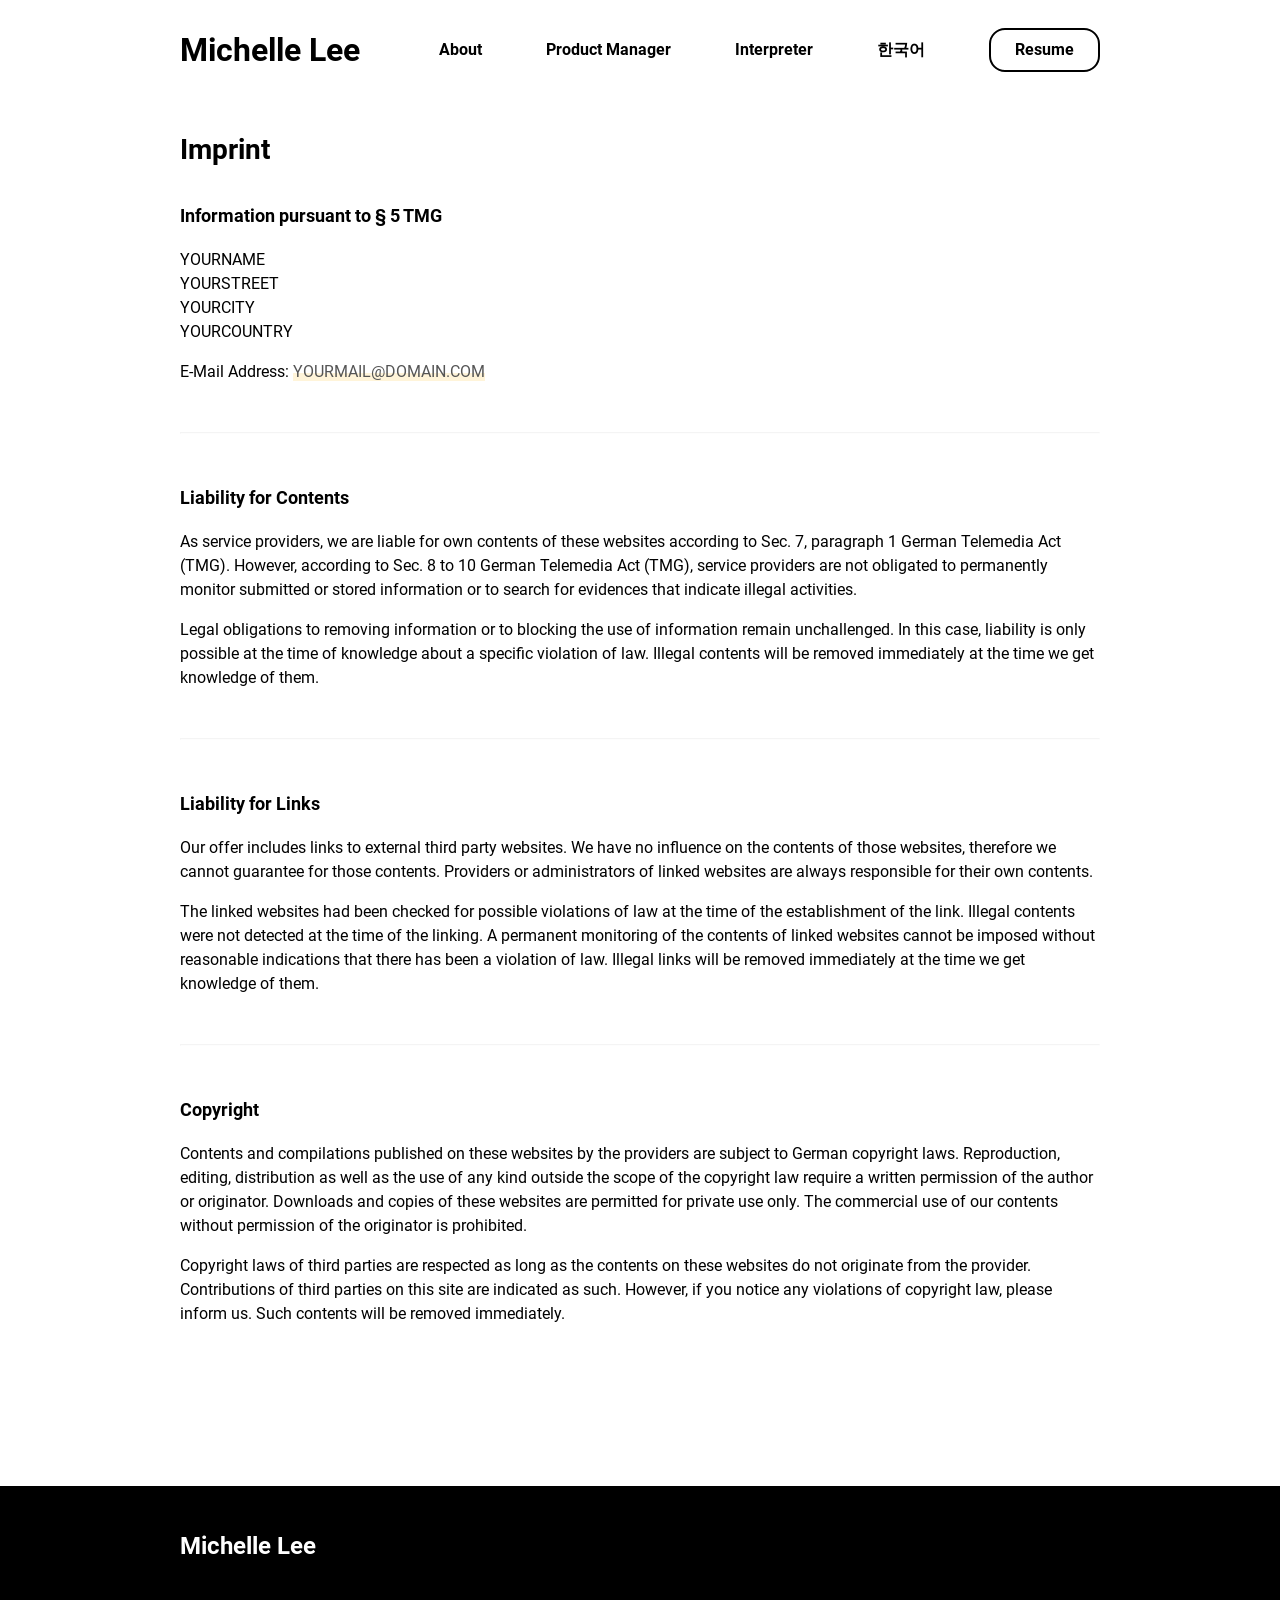
<file: imprint/index.html>
<!DOCTYPE html><html lang="en"><head><meta charSet="utf-8"/><meta http-equiv="x-ua-compatible" content="ie=edge"/><meta name="viewport" content="width=device-width, initial-scale=1, shrink-to-fit=no"/><meta name="theme-color" content="#000000"/><meta data-react-helmet="true" property="twitter:description" content="My name is Michelle and I build, scrap and re-build things in tech."/><meta data-react-helmet="true" property="twitter:title" content="Imprint"/><meta data-react-helmet="true" property="twitter:creator" content="Michelle Hwayeon Lee"/><meta data-react-helmet="true" property="twitter:card" content="summary"/><meta data-react-helmet="true" property="og:type" content="website"/><meta data-react-helmet="true" property="og:description" content="My name is Michelle and I build, scrap and re-build things in tech."/><meta data-react-helmet="true" property="og:url" content="https://michellehylee.com/imprint/"/><meta data-react-helmet="true" property="og:site_name" content="Imprint"/><meta data-react-helmet="true" property="og:title" content="Imprint"/><meta data-react-helmet="true" name="description" content="My name is Michelle and I build, scrap and re-build things in tech."/><meta data-react-helmet="true" name="robots" content="noindex"/><meta name="generator" content="Gatsby 4.6.0"/><style data-href="/styles.53effa7b6a59b20890c6.css" data-identity="gatsby-global-css">@font-face{font-display:swap;font-family:Roboto;font-style:normal;font-weight:400;src:url(/static/roboto-cyrillic-ext-400-normal-493afe7ae8ecfe26880062706f9bc876.woff2) format("woff2"),url(/static/roboto-all-400-normal-376ea5d93f71583052f65de4e0c6a92c.woff) format("woff");unicode-range:U+0460-052f,U+1c80-1c88,U+20b4,U+2de0-2dff,U+a640-a69f,U+fe2e-fe2f}@font-face{font-display:swap;font-family:Roboto;font-style:normal;font-weight:400;src:url([data-uri]) format("woff2"),url(/static/roboto-all-400-normal-376ea5d93f71583052f65de4e0c6a92c.woff) format("woff");unicode-range:U+0400-045f,U+0490-0491,U+04b0-04b1,U+2116}@font-face{font-display:swap;font-family:Roboto;font-style:normal;font-weight:400;src:url([data-uri]) format("woff2"),url(/static/roboto-all-400-normal-376ea5d93f71583052f65de4e0c6a92c.woff) format("woff");unicode-range:U+1f??}@font-face{font-display:swap;font-family:Roboto;font-style:normal;font-weight:400;src:url([data-uri]) format("woff2"),url(/static/roboto-all-400-normal-376ea5d93f71583052f65de4e0c6a92c.woff) format("woff");unicode-range:U+0370-03ff}@font-face{font-display:swap;font-family:Roboto;font-style:normal;font-weight:400;src:url([data-uri]) format("woff2"),url(/static/roboto-all-400-normal-376ea5d93f71583052f65de4e0c6a92c.woff) format("woff");unicode-range:U+0102-0103,U+0110-0111,U+0128-0129,U+0168-0169,U+01a0-01a1,U+01af-01b0,U+1ea0-1ef9,U+20ab}@font-face{font-display:swap;font-family:Roboto;font-style:normal;font-weight:400;src:url(/static/roboto-latin-ext-400-normal-c3dcdbd5bb4d4af80817dc0edc1cd888.woff2) format("woff2"),url(/static/roboto-all-400-normal-376ea5d93f71583052f65de4e0c6a92c.woff) format("woff");unicode-range:U+0100-024f,U+0259,U+1e??,U+2020,U+20a0-20ab,U+20ad-20cf,U+2113,U+2c60-2c7f,U+a720-a7ff}@font-face{font-display:swap;font-family:Roboto;font-style:normal;font-weight:400;src:url(/static/roboto-latin-400-normal-4673b4537a84c7f7a130799aa6af329b.woff2) format("woff2"),url(/static/roboto-all-400-normal-376ea5d93f71583052f65de4e0c6a92c.woff) format("woff");unicode-range:U+00??,U+0131,U+0152-0153,U+02bb-02bc,U+02c6,U+02da,U+02dc,U+2000-206f,U+2074,U+20ac,U+2122,U+2191,U+2193,U+2212,U+2215,U+feff,U+fffd}@font-face{font-display:swap;font-family:Roboto;font-style:normal;font-weight:700;src:url(/static/roboto-cyrillic-ext-700-normal-b816cda3107bb21c87e131350878a58b.woff2) format("woff2"),url(/static/roboto-all-700-normal-ef6d1d09b20b877fee4ee89fde70755b.woff) format("woff");unicode-range:U+0460-052f,U+1c80-1c88,U+20b4,U+2de0-2dff,U+a640-a69f,U+fe2e-fe2f}@font-face{font-display:swap;font-family:Roboto;font-style:normal;font-weight:700;src:url([data-uri]) format("woff2"),url(/static/roboto-all-700-normal-ef6d1d09b20b877fee4ee89fde70755b.woff) format("woff");unicode-range:U+0400-045f,U+0490-0491,U+04b0-04b1,U+2116}@font-face{font-display:swap;font-family:Roboto;font-style:normal;font-weight:700;src:url([data-uri]) format("woff2"),url(/static/roboto-all-700-normal-ef6d1d09b20b877fee4ee89fde70755b.woff) format("woff");unicode-range:U+1f??}@font-face{font-display:swap;font-family:Roboto;font-style:normal;font-weight:700;src:url([data-uri]) format("woff2"),url(/static/roboto-all-700-normal-ef6d1d09b20b877fee4ee89fde70755b.woff) format("woff");unicode-range:U+0370-03ff}@font-face{font-display:swap;font-family:Roboto;font-style:normal;font-weight:700;src:url([data-uri]) format("woff2"),url(/static/roboto-all-700-normal-ef6d1d09b20b877fee4ee89fde70755b.woff) format("woff");unicode-range:U+0102-0103,U+0110-0111,U+0128-0129,U+0168-0169,U+01a0-01a1,U+01af-01b0,U+1ea0-1ef9,U+20ab}@font-face{font-display:swap;font-family:Roboto;font-style:normal;font-weight:700;src:url(/static/roboto-latin-ext-700-normal-bcf37d666ce10b3556cd04b17d96d68d.woff2) format("woff2"),url(/static/roboto-all-700-normal-ef6d1d09b20b877fee4ee89fde70755b.woff) format("woff");unicode-range:U+0100-024f,U+0259,U+1e??,U+2020,U+20a0-20ab,U+20ad-20cf,U+2113,U+2c60-2c7f,U+a720-a7ff}@font-face{font-display:swap;font-family:Roboto;font-style:normal;font-weight:700;src:url(/static/roboto-latin-700-normal-0682ca7f74351d42bf73ed1e95572bfe.woff2) format("woff2"),url(/static/roboto-all-700-normal-ef6d1d09b20b877fee4ee89fde70755b.woff) format("woff");unicode-range:U+00??,U+0131,U+0152-0153,U+02bb-02bc,U+02c6,U+02da,U+02dc,U+2000-206f,U+2074,U+20ac,U+2122,U+2191,U+2193,U+2212,U+2215,U+feff,U+fffd}

/*! normalize.css v8.0.1 | MIT License | github.com/necolas/normalize.css */html{-webkit-text-size-adjust:100%;line-height:1.15}body{margin:0}main{display:block}h1{font-size:2em;margin:.67em 0}hr{box-sizing:content-box;height:0;overflow:visible}pre{font-family:monospace,monospace;font-size:1em}a{background-color:transparent}abbr[title]{border-bottom:none;text-decoration:underline;text-decoration:underline dotted}b,strong{font-weight:bolder}code,kbd,samp{font-family:monospace,monospace;font-size:1em}small{font-size:80%}sub,sup{font-size:75%;line-height:0;position:relative;vertical-align:baseline}sub{bottom:-.25em}sup{top:-.5em}img{border-style:none}button,input,optgroup,select,textarea{font-family:inherit;font-size:100%;line-height:1.15;margin:0}button,input{overflow:visible}button,select{text-transform:none}[type=button],[type=reset],[type=submit],button{-webkit-appearance:button}[type=button]::-moz-focus-inner,[type=reset]::-moz-focus-inner,[type=submit]::-moz-focus-inner,button::-moz-focus-inner{border-style:none;padding:0}[type=button]:-moz-focusring,[type=reset]:-moz-focusring,[type=submit]:-moz-focusring,button:-moz-focusring{outline:1px dotted ButtonText}fieldset{padding:.35em .75em .625em}legend{box-sizing:border-box;color:inherit;display:table;max-width:100%;padding:0;white-space:normal}progress{vertical-align:baseline}textarea{overflow:auto}[type=checkbox],[type=radio]{box-sizing:border-box;padding:0}[type=number]::-webkit-inner-spin-button,[type=number]::-webkit-outer-spin-button{height:auto}[type=search]{-webkit-appearance:textfield;outline-offset:-2px}[type=search]::-webkit-search-decoration{-webkit-appearance:none}::-webkit-file-upload-button{-webkit-appearance:button;font:inherit}details{display:block}summary{display:list-item}[hidden],template{display:none}:root{--breakpoint-xs:480px;--breakpoint-sm:768px;--breakpoint-md:992px;--breakpoint-lg:1200px;--border-radius:1rem;--page-width:62.5rem;--page-padding:0 2.5rem;--header-height:6.25rem;--footer-height:7.5rem}*{box-sizing:border-box}html{scroll-behavior:smooth}body,html{height:100%;width:100%}body{text-rendering:optimizeLegibility;background-color:var(--background-color);color:var(--text-color);font-family:var(--base-font);font-size:1rem;font-weight:400;line-height:1.5rem}body.fixed{overflow:hidden;position:fixed}a{-webkit-text-decoration-skip:ink;color:var(--subtext-color);cursor:pointer;display:inline-block;text-decoration:none;text-decoration-skip-ink:auto}a:hover{outline:0}a:focus{outline-color:var(--subtext-color);outline-style:dotted;outline-width:2px}h1{color:var(--primary-color);font-size:1.75rem;font-weight:700;line-height:2rem;margin:1rem 0}h2{font-size:1.625rem}h2,h3{color:var(--primary-color);font-weight:700;line-height:2rem;margin:2rem 0 1rem}h3{font-size:1.375rem}h4{color:var(--primary-color);font-size:1.125rem;font-weight:700;line-height:2rem;margin:2rem 0 1rem}hr{border-width:.05rem;color:var(--tertiary-color);margin:3rem auto;opacity:.1}u{box-shadow:inset 0 -.5em 0 var(--secondary-color);text-decoration:none;transition:box-shadow .3s ease-out}u:hover{box-shadow:inset 0 -1em 0 var(--secondary-color)}#___gatsby,#gatsby-focus-wrapper{height:100%;width:100%}@media screen and (prefers-reduced-motion:reduce){html{scroll-behavior:auto}}body[data-theme=lightTheme]{--primary-color:#000;--secondary-color:#fff4d9;--tertiary-color:#f2f2f2;--text-color:#000;--subtext-color:#555;--background-color:#fff;--card-background-color:#fff;--scroll-bar-color:rgba(0,0,0,.5);--box-shadow-color:rgba(0,0,0,.16);--box-shadow-hover-color:rgba(0,0,0,.32);--base-font:"Roboto",Arial,sans-serif}body[data-theme=darkTheme]{--primary-color:#fafafa;--secondary-color:#341677;--tertiary-color:#252525;--text-color:hsla(0,0%,100%,.87);--subtext-color:#aaa;--background-color:#121212;--card-background-color:#1c1c1c;--scroll-bar-color:hsla(0,0%,100%,.5);--box-shadow-color:rgba(0,0,0,.16);--box-shadow-hover-color:rgba(0,0,0,.32);--base-font:"Roboto",Arial,sans-serif}.style-module--Logo--xzURL{color:var(--primary-color);-webkit-filter:none!important;filter:none!important;font-size:1.75rem;font-weight:900;pointer-events:auto!important;position:relative;-webkit-user-select:auto!important;-ms-user-select:auto!important;user-select:auto!important;z-index:13}@-webkit-keyframes fadeIn{0%{opacity:0}to{opacity:1}}@keyframes fadeIn{0%{opacity:0}to{opacity:1}}@-webkit-keyframes fadeOut{0%{opacity:1}to{opacity:0}}@keyframes fadeOut{0%{opacity:1}to{opacity:0}}@-webkit-keyframes fadeUp{0%{opacity:0;-webkit-transform:translateY(20px);transform:translateY(20px)}to{opacity:1;-webkit-transform:translateY(0);transform:translateY(0)}}@keyframes fadeUp{0%{opacity:0;-webkit-transform:translateY(20px);transform:translateY(20px)}to{opacity:1;-webkit-transform:translateY(0);transform:translateY(0)}}@-webkit-keyframes fadeDown{0%{opacity:0;-webkit-transform:translateY(-20px);transform:translateY(-20px)}to{opacity:1;-webkit-transform:translateY(0);transform:translateY(0)}}@keyframes fadeDown{0%{opacity:0;-webkit-transform:translateY(-20px);transform:translateY(-20px)}to{opacity:1;-webkit-transform:translateY(0);transform:translateY(0)}}@-webkit-keyframes fadeLeft{0%{opacity:0;-webkit-transform:translateX(20px);transform:translateX(20px)}to{opacity:1;-webkit-transform:translateX(0);transform:translateX(0)}}@keyframes fadeLeft{0%{opacity:0;-webkit-transform:translateX(20px);transform:translateX(20px)}to{opacity:1;-webkit-transform:translateX(0);transform:translateX(0)}}@-webkit-keyframes scaleIn{0%{opacity:0;-webkit-transform:scaleY(0);transform:scaleY(0)}to{opacity:1;-webkit-transform:scaleY(1);transform:scaleY(1)}}@keyframes scaleIn{0%{opacity:0;-webkit-transform:scaleY(0);transform:scaleY(0)}to{opacity:1;-webkit-transform:scaleY(1);transform:scaleY(1)}}@-webkit-keyframes reduceHeight{0%{height:100%}to{height:0%}}@keyframes reduceHeight{0%{height:100%}to{height:0%}}@-webkit-keyframes waving-hand{0%{-webkit-transform:rotate(0deg);transform:rotate(0deg)}10%{-webkit-transform:rotate(14deg);transform:rotate(14deg)}20%{-webkit-transform:rotate(-8deg);transform:rotate(-8deg)}30%{-webkit-transform:rotate(14deg);transform:rotate(14deg)}40%{-webkit-transform:rotate(-4deg);transform:rotate(-4deg)}50%{-webkit-transform:rotate(10deg);transform:rotate(10deg)}60%{-webkit-transform:rotate(0deg);transform:rotate(0deg)}to{-webkit-transform:rotate(0deg);transform:rotate(0deg)}}@keyframes waving-hand{0%{-webkit-transform:rotate(0deg);transform:rotate(0deg)}10%{-webkit-transform:rotate(14deg);transform:rotate(14deg)}20%{-webkit-transform:rotate(-8deg);transform:rotate(-8deg)}30%{-webkit-transform:rotate(14deg);transform:rotate(14deg)}40%{-webkit-transform:rotate(-4deg);transform:rotate(-4deg)}50%{-webkit-transform:rotate(10deg);transform:rotate(10deg)}60%{-webkit-transform:rotate(0deg);transform:rotate(0deg)}to{-webkit-transform:rotate(0deg);transform:rotate(0deg)}}.style-module--SplashScreen--vXOkg{align-items:center;background-color:var(--primary-color);display:flex;height:100%;justify-content:center;left:0;position:fixed;top:0;width:100%;z-index:900}.style-module--LogoWrapper--BA0Hc{align-items:center;display:flex;height:4rem;justify-content:center;position:relative;width:auto}.style-module--Backdrop--IqgMA{background-color:var(--primary-color);height:100%;left:0;position:absolute;top:0;width:100%;z-index:1000}.style-module--Footer--pX9BK{align-items:center;background:var(--primary-color);border-top:none;display:flex;flex-direction:row;height:auto;margin-top:2rem;min-height:var(--footer-height);width:100%}.style-module--ContentWrapper--6BjK8{align-items:center;display:flex;flex-direction:row;height:100%;justify-content:space-between;margin:0 auto;max-width:var(--page-width);padding:var(--page-padding);width:100%}.style-module--Links--Lg8lq{display:flex;flex-direction:row;justify-content:space-between;width:auto}.style-module--Links--Lg8lq a{color:var(--background-color);font-size:.875rem;font-weight:700;letter-spacing:1px;margin-right:2rem;text-transform:uppercase}.style-module--Links--Lg8lq a:last-child{margin-right:0}@media (min-width:768px){.style-module--Links--Lg8lq a{margin-right:4rem}}.style-module--Header--mZOzg{align-items:center;background:var(--background-color);display:flex;flex-direction:row;height:auto;min-height:var(--header-height);width:100%}.style-module--ContentWrapper --XYxH4{align-items:center;display:flex;height:100%;justify-content:space-between;margin:0 auto;max-width:var(--page-width);padding:var(--page-padding);width:100%}.style-module--Burger--GrdOa{background:transparent;border:none;cursor:pointer;display:flex;flex-direction:column;height:2rem;justify-content:space-around;padding:0;width:2rem;z-index:12}.style-module--Burger--GrdOa:focus{outline:none}.style-module--Burger--GrdOa div{background:var(--primary-color);border-radius:.625rem;height:.25rem;position:relative;-webkit-transform-origin:1px;transform-origin:1px;transition:all .3s ease-in-out;width:2rem}.style-module--Burger--GrdOa div:first-child{-webkit-transform:rotate(0);transform:rotate(0)}.style-module--Burger--GrdOa div:nth-child(2){opacity:1;-webkit-transform:translateX(0);transform:translateX(0)}.style-module--Burger--GrdOa div:nth-child(3){-webkit-transform:rotate(0);transform:rotate(0)}.style-module--TopNavigationBar--V0syT{align-items:center;background:var(--background-color);display:flex;justify-content:space-between;width:auto}.style-module--TopNavigationBar--V0syT a{color:var(--primary-color);font-size:1rem;font-weight:700;margin-right:4rem;padding:0;position:relative;text-align:center}.style-module--TopNavigationBar--V0syT a:last-child{margin-right:0}.style-module--TopNavigationBar--V0syT a.style-module--NavLink--lBAYL:before{background-color:var(--primary-color);bottom:-.125rem;content:"";height:.1563rem;position:absolute;transition:.2s ease-out;width:0}.style-module--TopNavigationBar--V0syT a.style-module--NavLink--lBAYL:hover:before{width:100%}.style-module--TopNavigationBar--V0syT a.style-module--CtaButton--z3hq0{background:var(--background-color);border:.125rem solid var(--primary-color);border-radius:var(--border-radius);height:auto;padding:.5rem 1.5rem;transition:20ms ease-out;width:auto}.style-module--TopNavigationBar--V0syT a.style-module--CtaButton--z3hq0:hover{background:var(--primary-color);color:var(--background-color)}.style-module--SideBarWrapper--5xUjZ{bottom:0;display:block;height:100vh;outline:0;position:fixed;right:0;top:0;-webkit-transform:translateX(100%);transform:translateX(100%);transition:all .3s ease-in-out;visibility:hidden;width:100%;z-index:10}.style-module--SideNavigationBar--V6e\+O{background:var(--background-color);display:flex;flex-direction:column;height:100vh;justify-content:center;margin-left:auto;padding:2rem;position:relative;right:0;text-align:left;width:55%}.style-module--SideNavigationBar--V6e\+O a{color:var(--primary-color);font-size:1.5rem;font-weight:700;padding:1.5rem 0;text-align:center}.style-module--SideNavigationBar--V6e\+O a.style-module--CtaButton--z3hq0{background:var(--background-color);border:.125rem solid var(--primary-color);border-radius:var(--border-radius);height:auto;margin:1.5rem auto;padding:1rem 1.5rem;width:auto}.style-module--SideBarBackdrop--\+0cBv{background:rgba(0,0,0,.3);display:none;height:100%;left:0;position:fixed;top:0;transition:all .3s ease-in-out;width:100%;z-index:9}.style-module--Blurred--8gPkd footer,.style-module--Blurred--8gPkd main{-webkit-filter:blur(5px);filter:blur(5px);overflow:hidden;pointer-events:none;transition:all .3s ease-out;-webkit-user-select:none;-ms-user-select:none;user-select:none}.CookieConsent{align-items:center;background:var(--primary-color);border-radius:var(--border-radius);color:var(--background-color);display:flex;flex-direction:column;justify-content:space-between;margin:0 auto;max-width:var(--page-width);padding:1rem 2rem;width:90%}.CookieConsent button{background-color:var(--primary-color);border:2px solid var(--background-color);border-radius:var(--border-radius);color:var(--background-color);font-size:.875rem;font-weight:700;height:3rem;margin:0 1rem 0 0;outline:none;padding:1rem;text-align:center;text-decoration:none;text-transform:uppercase;width:8rem}.CookieConsent button:active,.CookieConsent button:focus,.CookieConsent button:hover{cursor:pointer;outline:none}.CookieConsent button#confirm{background-color:var(--background-color);border:none;color:var(--primary-color);margin:0}@media (min-width:992px){.CookieConsent{flex-direction:row}}.style-module--CookieBar--kxAGJ{bottom:1rem;left:0;margin:0;position:fixed;width:100%;z-index:999}.style-module--Layout--s6yp3{display:grid;grid-template-columns:100%;grid-template-rows:auto 1fr auto;margin:0 auto;min-height:100%;width:100%}.style-module--Layout--s6yp3 main{margin-top:2rem}.style-module--Section--HYcY6{background:var(--background-color);height:auto;scroll-margin-top:60px;width:100%}.style-module--Section--HYcY6 .style-module--Heading--LAAvY{font-size:1.75rem;line-height:2.25rem;margin:0 0 2rem}.style-module--ContentWrapper --Nt3lH{height:100%;margin:0 auto 8rem;max-width:var(--page-width);padding:var(--page-padding);width:100%}.style-module--AuthorSnippet--fHN99{align-items:flex-start;display:flex;flex-direction:column;justify-content:space-between;max-width:660px;padding:0;width:100%}.style-module--AuthorSnippet--fHN99 .style-module--Avatar--HiziA{border-radius:50%;height:100px;width:100px}.style-module--AuthorSnippet--fHN99 .style-module--Description--G71wk{margin-top:1rem;width:100%}.style-module--AuthorSnippet--fHN99 .style-module--WrittenBy--GBoAA{color:var(--subtext-color);font-size:.875rem;letter-spacing:.5px}.style-module--AuthorSnippet--fHN99 .style-module--Bio--L9jdK{margin:.5rem 0}@media screen and (min-width:768px){.style-module--AuthorSnippet--fHN99{align-items:center;flex-direction:row;justify-content:space-between;padding:var(--page-padding)}.style-module--AuthorSnippet--fHN99 .style-module--Description--G71wk{max-width:27.5rem;width:100%}}.style-module--Breadcrumb--FUh7R{background-color:var(--subtext-color);border-radius:var(--border-radius);display:inline-block;font-size:12px;font-weight:400;margin-bottom:2rem;padding:0 .5rem}.style-module--Breadcrumb--FUh7R a{letter-spacing:1px}.style-module--Breadcrumb--FUh7R .style-module--BackArrow--92zoa,.style-module--Breadcrumb--FUh7R a{color:var(--background-color)}.style-module--Breadcrumb--FUh7R .style-module--BackArrow--92zoa{margin-right:.25rem}.style-module--Article--pFdyf{height:100%;margin:0 auto;max-width:740px;padding:var(--page-padding);width:100%}.style-module--Article--pFdyf .style-module--Banner--y9rID,.style-module--Article--pFdyf .style-module--Body--nax22,.style-module--Article--pFdyf .style-module--Footer--1Aj9z,.style-module--Article--pFdyf .style-module--Header--H6-D9{margin-bottom:3rem}.style-module--Article--pFdyf .style-module--Category--1CoYz{color:var(--subtext-color);display:block;font-size:.875rem;font-weight:700;letter-spacing:1px;text-transform:uppercase}.style-module--Article--pFdyf .style-module--Details--kmdiu{font-size:.875rem;letter-spacing:.5px}.style-module--Article--pFdyf .style-module--ReadingTime--RSBki{margin-left:.5rem}.style-module--Article--pFdyf .style-module--ReadingTime--RSBki:before{content:"–";margin-right:.5rem}.style-module--Article--pFdyf .style-module--BannerImage--ccjd3{border-radius:var(--border-radius);margin-bottom:0}.style-module--Article--pFdyf .style-module--BannerCaption--VRhK6{display:block;font-size:.875rem;letter-spacing:.5px;text-align:center}.style-module--Article--pFdyf .style-module--Body--nax22 .style-module--Content--pkA2h{font-size:1.125rem;line-height:2rem;margin-bottom:3rem}.style-module--Article--pFdyf .style-module--Body--nax22 .style-module--Keyword--miw0l{background-color:var(--tertiary-color);border-radius:.5rem;color:var(--subtext-color);font-size:.875rem;margin-right:.5rem;padding:.125rem .375rem}.style-module--Article--pFdyf .style-module--Footer--1Aj9z{border-top:3px solid var(--tertiary-color);padding-top:3rem}.style-module--SlideContainer--YL8oD{-webkit-overflow-scrolling:touch;margin:0 -2.5rem;overflow-x:auto;overflow-y:hidden;padding:var(--page-padding);padding-bottom:.5rem;white-space:nowrap}.style-module--SlideContainer--YL8oD::-webkit-scrollbar{display:none}@media (hover:hover){.style-module--SlideContainer--YL8oD{scrollbar-color:var(--scroll-bar-color)}.style-module--SlideContainer--YL8oD::-webkit-scrollbar{-webkit-appearance:none;display:block}.style-module--SlideContainer--YL8oD::-webkit-scrollbar:horizontal{height:.8rem}.style-module--SlideContainer--YL8oD::-webkit-scrollbar-thumb{background-color:var(--scroll-bar-color);border:.2rem solid var(--background-color);border-radius:8px}.style-module--SlideContainer--YL8oD::-webkit-scrollbar-track{background-color:var(--background-color);border-radius:8px}}.style-module--Profile--yX-7v{background:var(--background-color);background:linear-gradient(to right,var(--primary-color) 50%,var(--background-color) 50%);background-position:100% 100%;background-size:205% 100%;border:.125rem solid var(--primary-color);border-radius:var(--border-radius);color:var(--primary-color);font-size:1rem;height:auto;margin-right:.5rem;padding:.3rem 1.25rem;transition:all .1s ease-out;width:auto}.style-module--Profile--yX-7v:hover{background-position:0 100%;color:var(--background-color)}.style-module--Profile--yX-7v svg{height:1rem;margin-bottom:-.05rem;margin-right:.25rem;width:1rem}.style-module--Profile--yX-7v:hover svg{-webkit-filter:invert(1);filter:invert(1)}@media (min-width:768px){.style-module--Profile--yX-7v{margin-right:1rem}}.style-module--Hero--Evv0u{display:flex;flex-direction:column;justify-content:center;min-height:50vh}.style-module--Hero--Evv0u .style-module--Title--Twdkw{font-size:2rem;font-weight:700;line-height:2.375rem;margin:0 0 1.5rem}.style-module--Hero--Evv0u .style-module--Subtitle--qhIz8{font-size:1.25rem;font-weight:700;line-height:1.5rem;margin:-.5rem 0 0}.style-module--Hero--Evv0u p{font-size:1.125rem;margin-bottom:2rem}.style-module--Intro--agHzQ{align-items:center;display:flex;justify-content:flex-start}.style-module--ImagePrefix--bcT3l{color:var(--primary-color);display:inline-block;font-size:2rem;font-weight:700;line-height:3rem}.style-module--Image--jVafd{display:inline-block;height:36px;margin-left:1rem;-webkit-transform-origin:70% 70%;transform-origin:70% 70%;width:36px}@media (min-width:768px){.style-module--Hero--Evv0u .style-module--Title--Twdkw{font-size:2.625rem;line-height:4rem;margin-bottom:0}.style-module--Hero--Evv0u .style-module--Subtitle--qhIz8{font-size:2rem;line-height:3rem}.style-module--ImagePrefix--bcT3l{font-size:2.625rem;line-height:4rem}.style-module--Image--jVafd{height:48px;width:48px}}.style-module--Card--xmHd-{background:var(--card-color);border-radius:var(--border-radius);box-shadow:0 5px 15px var(--box-shadow-color);display:inline-flex;flex-direction:column;height:auto;justify-content:space-around;margin:1rem 2.5rem 2rem 0;min-height:12rem;transition:box-shadow .3s ease-out;white-space:normal;width:16.25rem}.style-module--Card--xmHd-:hover{box-shadow:0 5px 15px var(--box-shadow-hover-color)}.style-module--Card--xmHd- .style-module--Banner--1AHea{background:var(--tertiary-color);border-top-left-radius:var(--border-radius);border-top-right-radius:var(--border-radius);height:5rem}.style-module--Card--xmHd- .style-module--ImageWrapper--UDAGh{height:100%;max-height:5rem}.style-module--Card--xmHd- .style-module--Image--Q-EOT{border-top-left-radius:var(--border-radius);border-top-right-radius:var(--border-radius)}.style-module--Card--xmHd- .style-module--DescriptionWrapper--X4Z6Q{display:flex;flex-direction:column;height:auto;justify-content:center;padding:2rem 1rem}.style-module--Card--xmHd- .style-module--Category--7rkhy{color:var(--primary-color);font-weight:700;letter-spacing:1px;text-transform:uppercase}.style-module--Card--xmHd- .style-module--Title--3nDZX{font-size:1rem;font-weight:400;line-height:1.5rem;margin:.25rem 0}.style-module--Card--xmHd- .style-module--Details--W6Sx5{color:var(--subtext-color);font-size:.75rem;letter-spacing:.5px}.style-module--Card--xmHd- .style-module--ReadingTime--oDks7{margin-left:.25rem}.style-module--Card--xmHd- .style-module--ReadingTime--oDks7:before{content:"–";margin-right:.25rem}.style-module--Articles--RF2oE{align-items:center;display:flex;flex-direction:row;justify-content:flex-start}.style-module--About--D2YAT{display:flex;flex-direction:column;justify-content:space-between}.style-module--About--D2YAT .style-module--Description--LgGZH{margin-bottom:3rem;max-width:31.25rem;width:100%}.style-module--About--D2YAT .style-module--ImageWrapper--pBujx{max-width:18rem;width:100%}.style-module--About--D2YAT .style-module--Image--V-O8y{border-radius:var(--border-radius);box-shadow:0 0 2.5rem rgba(0,0,0,.16);-webkit-filter:grayscale(20%) contrast(1) brightness(90%);filter:grayscale(20%) contrast(1) brightness(90%)}@media (min-width:768px){.style-module--About--D2YAT{flex-direction:row;justify-content:space-between}.style-module--About--D2YAT .style-module--Description--LgGZH{margin-bottom:0;margin-right:3rem}.style-module--About--D2YAT .style-module--ImageWrapper--pBujx{margin-top:-2rem}}.style-module--Button--grH1j{background-color:var(--primary-color);border:none;border-radius:var(--border-radius);color:var(--background-color);display:inline-block;font-size:1rem;font-weight:700;height:100%;margin:0 auto;max-width:15.625rem;padding:.8rem 1.5rem;text-align:center;text-decoration:none;width:100%}.style-module--Button--grH1j:active,.style-module--Button--grH1j:hover{cursor:pointer;outline:none}.style-module--Button--grH1j:focus{outline-color:var(--subtext-color);outline-style:dotted;outline-width:2px}.style-module--Listing--UuymE{align-items:stretch;display:flex;flex-direction:row;flex-wrap:wrap;justify-content:flex-start}.style-module--Filter--MTd\+O{margin-bottom:3rem}.style-module--Filter--MTd\+O .style-module--Options--NRW7S{margin-top:1rem}.style-module--Filter--MTd\+O .style-module--Option--g7uSm{border:2px solid var(--subtext-color);border-radius:var(--border-radius);color:var(--subtext-color);cursor:pointer;display:inline-block;font-size:.875rem;font-weight:400;height:2.3125rem;line-height:2.2rem;margin-right:1rem;padding:0 1.5rem;width:auto}.style-module--Filter--MTd\+O .style-module--Option--g7uSm.style-module--Selected--8xZTc{border-color:var(--primary-color);color:var(--primary-color);font-weight:700}.style-module--LoadMore--i0wHR{margin-top:3rem;text-align:center}@media (hover:hover){.style-module--Filter--MTd\+O .style-module--Option--g7uSm:active,.style-module--Filter--MTd\+O .style-module--Option--g7uSm:hover{border-color:var(--primary-color);color:var(--primary-color);font-weight:700}}.style-module--Interests--PTs7f{-webkit-column-gap:1rem;column-gap:1rem;display:grid;grid-auto-flow:row;grid-template-columns:repeat(1,17.5rem);row-gap:1rem}.style-module--Interest--S-1PG{align-items:center;background:var(--card-background-color);border:.125rem solid var(--primary-color);border-radius:var(--border-radius);display:inline-flex;height:3rem;justify-content:flex-start;padding:1rem;width:17.5rem}.style-module--Interests--PTs7f button{max-width:17.5rem}.style-module--Interest--S-1PG .style-module--Icon--S2\+P5{margin-right:.5rem}@media (min-width:600px){.style-module--Interests--PTs7f{grid-template-columns:repeat(2,15.625rem)}.style-module--Interest--S-1PG{width:15.625rem}.style-module--Interests--PTs7f button{max-width:15.625rem}}@media (min-width:880px){.style-module--Interests--PTs7f{grid-template-columns:repeat(3,15.625rem)}}.style-module--Project--bSesc{align-items:center;display:flex;flex-direction:column-reverse;flex-shrink:0;justify-content:flex-end;margin-bottom:2rem;margin-top:3rem;max-width:20rem;padding-right:2.5rem;white-space:normal}.style-module--Project--bSesc .style-module--Details--8i8Oa{display:flex;flex-direction:column;margin-top:3rem;max-width:25rem;width:100%}.style-module--Project--bSesc .style-module--Details--8i8Oa .style-module--Category--8wNOB{font-size:.875rem;letter-spacing:1px;line-height:1rem;text-transform:uppercase}.style-module--Project--bSesc .style-module--Details--8i8Oa .style-module--Title--hQGtV{font-size:1.375rem;font-weight:700;line-height:1.625rem;margin-bottom:.625rem;margin-top:.625rem}.style-module--Project--bSesc .style-module--Details--8i8Oa .style-module--Tags--15NuW{display:flex;flex-wrap:wrap;line-height:1.2rem;margin-top:1.5rem}.style-module--Project--bSesc .style-module--Details--8i8Oa .style-module--Tags--15NuW span{margin-bottom:1rem;margin-right:1rem}.style-module--Project--bSesc .style-module--Details--8i8Oa .style-module--Links--dgKuy{align-items:center;display:flex;justify-content:flex-start;margin-top:1rem;width:100%}.style-module--Project--bSesc .style-module--Details--8i8Oa .style-module--Links--dgKuy a{display:inline-block;margin-right:2rem}.style-module--Project--bSesc .style-module--Details--8i8Oa .style-module--Links--dgKuy svg{height:1.3rem;transition:all .3s ease-out;width:1.3rem}.style-module--Project--bSesc .style-module--Details--8i8Oa .style-module--Links--dgKuy svg:hover{fill:var(--primary-color)}.style-module--Project--bSesc .style-module--ProjectImageWrapper--Zo9iV{border-radius:var(--border-radius);box-shadow:0 0 2.5rem var(--box-shadow-color);height:15rem;max-width:25rem;transition:all .3s ease-out;width:100%}.style-module--Project--bSesc .style-module--ProjectImageWrapper--Zo9iV:hover{box-shadow:0 0 2.5rem var(--box-shadow-hover-color);-webkit-transform:translate3d(0,-.125rem,0);transform:translate3d(0,-.125rem,0)}.style-module--Project--bSesc .style-module--ProjectImage--ju6ZI{border-radius:var(--border-radius)}@media (min-width:480px){.style-module--Project--bSesc{max-width:25rem;padding-right:5rem}}@media (min-width:992px){.style-module--Project--bSesc{flex-direction:row;flex-shrink:1;justify-content:space-between;margin-bottom:8rem;max-width:62.5rem;padding-right:0}.style-module--Project--bSesc .style-module--Details--8i8Oa{margin-top:0}.style-module--Project--bSesc .style-module--ProjectImageWrapper--Zo9iV{height:18.75rem}}.style-module--Projects--pBlNb{display:flex;flex-direction:row;margin-top:-2rem}.style-module--MoreProjects--BjdQw{margin-top:4rem;text-align:center}@media (min-width:992px){.style-module--Projects--pBlNb{flex-direction:column;margin-top:0}.style-module--MoreProjects--BjdQw{margin-top:0}}.style-module--Contact--HG\+De{max-width:45rem;width:100%}.style-module--Contact--HG\+De .style-module--Description--h66q4{margin-bottom:0;margin-top:0}.style-module--Contact--HG\+De .style-module--Profile--OwryU{display:flex;flex-direction:column;justify-content:flex-start;margin-bottom:2rem;margin-top:3rem}.style-module--Contact--HG\+De .style-module--Profile--OwryU .style-module--Avatar---aTHW{border-radius:50%;margin-bottom:2rem;margin-right:4rem;max-width:8.75rem;width:100%}.style-module--Contact--HG\+De .style-module--Profile--OwryU .style-module--ContactDetails--cNpIa{font-size:1.125rem;line-height:2rem}.style-module--Contact--HG\+De .style-module--Profile--OwryU .style-module--ContactDetails--cNpIa .style-module--Name--gkj6S{font-weight:700}@media (min-width:768px){.style-module--Contact--HG\+De .style-module--Profile--OwryU{align-items:center;flex-direction:row;margin-bottom:3rem}.style-module--Contact--HG\+De .style-module--Profile--OwryU .style-module--Avatar---aTHW{margin-bottom:0}}</style><title data-react-helmet="true">Imprint · Portfolio Minimal</title><style>.gatsby-image-wrapper{position:relative;overflow:hidden}.gatsby-image-wrapper picture.object-fit-polyfill{position:static!important}.gatsby-image-wrapper img{bottom:0;height:100%;left:0;margin:0;max-width:none;padding:0;position:absolute;right:0;top:0;width:100%;object-fit:cover}.gatsby-image-wrapper [data-main-image]{opacity:0;transform:translateZ(0);transition:opacity .25s linear;will-change:opacity}.gatsby-image-wrapper-constrained{display:inline-block;vertical-align:top}</style><noscript><style>.gatsby-image-wrapper noscript [data-main-image]{opacity:1!important}.gatsby-image-wrapper [data-placeholder-image]{opacity:0!important}</style></noscript><script type="module">const e="undefined"!=typeof HTMLImageElement&&"loading"in HTMLImageElement.prototype;e&&document.body.addEventListener("load",(function(e){if(void 0===e.target.dataset.mainImage)return;if(void 0===e.target.dataset.gatsbyImageSsr)return;const t=e.target;let a=null,n=t;for(;null===a&&n;)void 0!==n.parentNode.dataset.gatsbyImageWrapper&&(a=n.parentNode),n=n.parentNode;const o=a.querySelector("[data-placeholder-image]"),r=new Image;r.src=t.currentSrc,r.decode().catch((()=>{})).then((()=>{t.style.opacity=1,o&&(o.style.opacity=0,o.style.transition="opacity 500ms linear")}))}),!0);</script><link rel="sitemap" type="application/xml" href="/sitemap/sitemap-index.xml"/><link rel="icon" href="/favicon-32x32.png?v=df8be86322bd2501e475767df9a26b2b" type="image/png"/><link rel="manifest" href="/manifest.webmanifest" crossorigin="anonymous"/><link rel="apple-touch-icon" sizes="48x48" href="/icons/icon-48x48.png?v=df8be86322bd2501e475767df9a26b2b"/><link rel="apple-touch-icon" sizes="72x72" href="/icons/icon-72x72.png?v=df8be86322bd2501e475767df9a26b2b"/><link rel="apple-touch-icon" sizes="96x96" href="/icons/icon-96x96.png?v=df8be86322bd2501e475767df9a26b2b"/><link rel="apple-touch-icon" sizes="144x144" href="/icons/icon-144x144.png?v=df8be86322bd2501e475767df9a26b2b"/><link rel="apple-touch-icon" sizes="192x192" href="/icons/icon-192x192.png?v=df8be86322bd2501e475767df9a26b2b"/><link rel="apple-touch-icon" sizes="256x256" href="/icons/icon-256x256.png?v=df8be86322bd2501e475767df9a26b2b"/><link rel="apple-touch-icon" sizes="384x384" href="/icons/icon-384x384.png?v=df8be86322bd2501e475767df9a26b2b"/><link rel="apple-touch-icon" sizes="512x512" href="/icons/icon-512x512.png?v=df8be86322bd2501e475767df9a26b2b"/><link rel="preconnect" href="https://www.google-analytics.com"/><link rel="dns-prefetch" href="https://www.google-analytics.com"/><link as="script" rel="preload" href="/webpack-runtime-d5b35dcdd63478e7c03a.js"/><link as="script" rel="preload" href="/framework-92d2adab557805579119.js"/><link as="script" rel="preload" href="/app-061029296fd7798ac498.js"/><link as="script" rel="preload" href="/d37e71c39ee16e36a7ee69ccb816607ed55c64c9-facbd7d75b3b158ee322.js"/><link as="script" rel="preload" href="/93de3cffe3ecf015331d29d60f10a20643928b84-8b88722c7f3a6c33fd83.js"/><link as="script" rel="preload" href="/component---src-pages-imprint-js-f67d6d0b67c4147732c0.js"/><link as="fetch" rel="preload" href="/page-data/imprint/page-data.json" crossorigin="anonymous"/><link as="fetch" rel="preload" href="/page-data/sq/d/1094019748.json" crossorigin="anonymous"/><link as="fetch" rel="preload" href="/page-data/sq/d/1764120992.json" crossorigin="anonymous"/><link as="fetch" rel="preload" href="/page-data/sq/d/2442753764.json" crossorigin="anonymous"/><link as="fetch" rel="preload" href="/page-data/sq/d/2572006233.json" crossorigin="anonymous"/><link as="fetch" rel="preload" href="/page-data/sq/d/3163442641.json" crossorigin="anonymous"/><link as="fetch" rel="preload" href="/page-data/sq/d/3535903119.json" crossorigin="anonymous"/><link as="fetch" rel="preload" href="/page-data/sq/d/3653240975.json" crossorigin="anonymous"/><link as="fetch" rel="preload" href="/page-data/sq/d/540466502.json" crossorigin="anonymous"/><link as="fetch" rel="preload" href="/page-data/sq/d/597217301.json" crossorigin="anonymous"/><link as="fetch" rel="preload" href="/page-data/app-data.json" crossorigin="anonymous"/></head><body data-theme="lightTheme"><div id="___gatsby"><div style="outline:none" tabindex="-1" id="gatsby-focus-wrapper"><div class="style-module--Layout--s6yp3"><header class="style-module--Header--mZOzg"><div class="style-module--ContentWrapper --XYxH4" style="opacity:0"><a aria-label="home" href="/"><div class="style-module--Logo--xzURL" aria-roledescription="logo" style="font-size:2rem;color:var(--primary-color">Michelle Lee</div></a><div class="style-module--Burger--GrdOa"><div></div><div></div><div></div></div><div class="style-module--SideBarWrapper--5xUjZ" aria-hidden="true" tabindex="-1"><nav class="style-module--SideNavigationBar--V6e+O"><a class="style-module--NavLink--lBAYL" href="/#about">About</a><a class="style-module--NavLink--lBAYL" href="/#product_manager">Product Manager</a><a class="style-module--NavLink--lBAYL" href="/interpreter">Interpreter</a><a href="https://michellehwayeonlee.notion.site/PM-4f0da9dd080f4d20af56bfaa7d6889aa" class="style-module--NavLink--lBAYL">한국어</a><a href="/michelle_lee_resume.pdf" target="_blank" rel="noopener noreferrer" class="style-module--CtaButton--z3hq0">Resume</a></nav></div><div class="style-module--SideBarBackdrop--+0cBv"></div></div></header><main><section id="imprint" class="style-module--Section--HYcY6"><div class="style-module--ContentWrapper --Nt3lH"><h3 class="style-module--Heading--LAAvY">Imprint</h3><div><h4>Information pursuant to § 5 TMG</h4>
<p>YOURNAME<br />
YOURSTREET<br />
YOURCITY<br />
YOURCOUNTRY</p>
<p>E-Mail Address: <u><a href="mailto:YOURMAIL@DOMAIN.COM">YOURMAIL@DOMAIN.COM</a></u></p>
<hr>
<h4>Liability for Contents</h4>
<p>As service providers, we are liable for own contents of these websites according to Sec. 7, paragraph 1 German Telemedia Act (TMG). However, according to Sec. 8 to 10 German Telemedia Act (TMG), service providers are not obligated to permanently monitor submitted or stored information or to search for evidences that indicate illegal activities.</p>
<p>Legal obligations to removing information or to blocking the use of information remain unchallenged. In this case, liability is only possible at the time of knowledge about a specific violation of law. Illegal contents will be removed immediately at the time we get knowledge of them.</p>
<hr>
<h4>Liability for Links</h4>
<p>Our offer includes links to external third party websites. We have no influence on the contents of those websites, therefore we cannot guarantee for those contents. Providers or administrators of linked websites are always responsible for their own contents.</p>
<p>The linked websites had been checked for possible violations of law at the time of the establishment of the link. Illegal contents were not detected at the time of the linking. A permanent monitoring of the contents of linked websites cannot be imposed without reasonable indications that there has been a violation of law. Illegal links will be removed immediately at the time we get knowledge of them.</p>
<hr>
<h4>Copyright</h4>
<p>Contents and compilations published on these websites by the providers are subject to German copyright laws. Reproduction, editing, distribution as well as the use of any kind outside the scope of the copyright law require a written permission of the author or originator. Downloads and copies of these websites are permitted for private use only. The commercial use of our contents without permission of the originator is prohibited.</p>
<p>Copyright laws of third parties are respected as long as the contents on these websites do not originate from the provider. Contributions of third parties on this site are indicated as such. However, if you notice any violations of copyright law, please inform us. Such contents will be removed immediately.</p></div></div></section></main><footer class="style-module--Footer--pX9BK" style="background:var(--primary-color)"><div class="style-module--ContentWrapper--6BjK8"><a aria-label="home" href="/"><div class="style-module--Logo--xzURL" aria-roledescription="logo" style="font-size:1.5rem;color:var(--background-color)">Michelle Lee</div></a><div class="style-module--Links--Lg8lq"></div></div></footer></div></div><div id="gatsby-announcer" style="position:absolute;top:0;width:1px;height:1px;padding:0;overflow:hidden;clip:rect(0, 0, 0, 0);white-space:nowrap;border:0" aria-live="assertive" aria-atomic="true"></div></div><script>
  
  
  if(true) {
    (function(i,s,o,g,r,a,m){i['GoogleAnalyticsObject']=r;i[r]=i[r]||function(){
    (i[r].q=i[r].q||[]).push(arguments)},i[r].l=1*new Date();a=s.createElement(o),
    m=s.getElementsByTagName(o)[0];a.async=1;a.src=g;m.parentNode.insertBefore(a,m)
    })(window,document,'script','https://www.google-analytics.com/analytics.js','ga');
  }
  if (typeof ga === "function") {
    ga('create', 'UA-73599761-3', 'auto', {});
      
      
      
      
      
      }</script><script id="gatsby-script-loader">/*<![CDATA[*/window.pagePath="/imprint/";window.___webpackCompilationHash="05b198435186c34631aa";/*]]>*/</script><script id="gatsby-chunk-mapping">/*<![CDATA[*/window.___chunkMapping={"polyfill":["/polyfill-8cc3c6bd6d524beb2c62.js"],"app":["/app-061029296fd7798ac498.js"],"component---cache-caches-gatsby-plugin-offline-app-shell-js":["/component---cache-caches-gatsby-plugin-offline-app-shell-js-3be0db19ccf1cb725d0c.js"],"component---node-modules-gatsby-theme-portfolio-minimal-src-pages-404-tsx":["/component---node-modules-gatsby-theme-portfolio-minimal-src-pages-404-tsx-0c3afec08b395f422e02.js"],"component---node-modules-gatsby-theme-portfolio-minimal-src-templates-article-index-tsx":["/component---node-modules-gatsby-theme-portfolio-minimal-src-templates-article-index-tsx-319b50f5d74086a8bd8a.js"],"component---node-modules-gatsby-theme-portfolio-minimal-src-templates-article-listing-index-tsx":["/component---node-modules-gatsby-theme-portfolio-minimal-src-templates-article-listing-index-tsx-8b318a0f3c19af1b8429.js"],"component---src-pages-imprint-js":["/component---src-pages-imprint-js-f67d6d0b67c4147732c0.js"],"component---src-pages-index-js":["/component---src-pages-index-js-1ff715cb817177982e48.js"],"component---src-pages-notion-js":["/component---src-pages-notion-js-5fad97b3e743356a9ab5.js"],"component---src-pages-privacy-js":["/component---src-pages-privacy-js-0849fd406a55276b2460.js"]};/*]]>*/</script><script src="/polyfill-8cc3c6bd6d524beb2c62.js" nomodule=""></script><script src="/component---src-pages-imprint-js-f67d6d0b67c4147732c0.js" async=""></script><script src="/93de3cffe3ecf015331d29d60f10a20643928b84-8b88722c7f3a6c33fd83.js" async=""></script><script src="/d37e71c39ee16e36a7ee69ccb816607ed55c64c9-facbd7d75b3b158ee322.js" async=""></script><script src="/app-061029296fd7798ac498.js" async=""></script><script src="/framework-92d2adab557805579119.js" async=""></script><script src="/webpack-runtime-d5b35dcdd63478e7c03a.js" async=""></script></body></html>
</file>
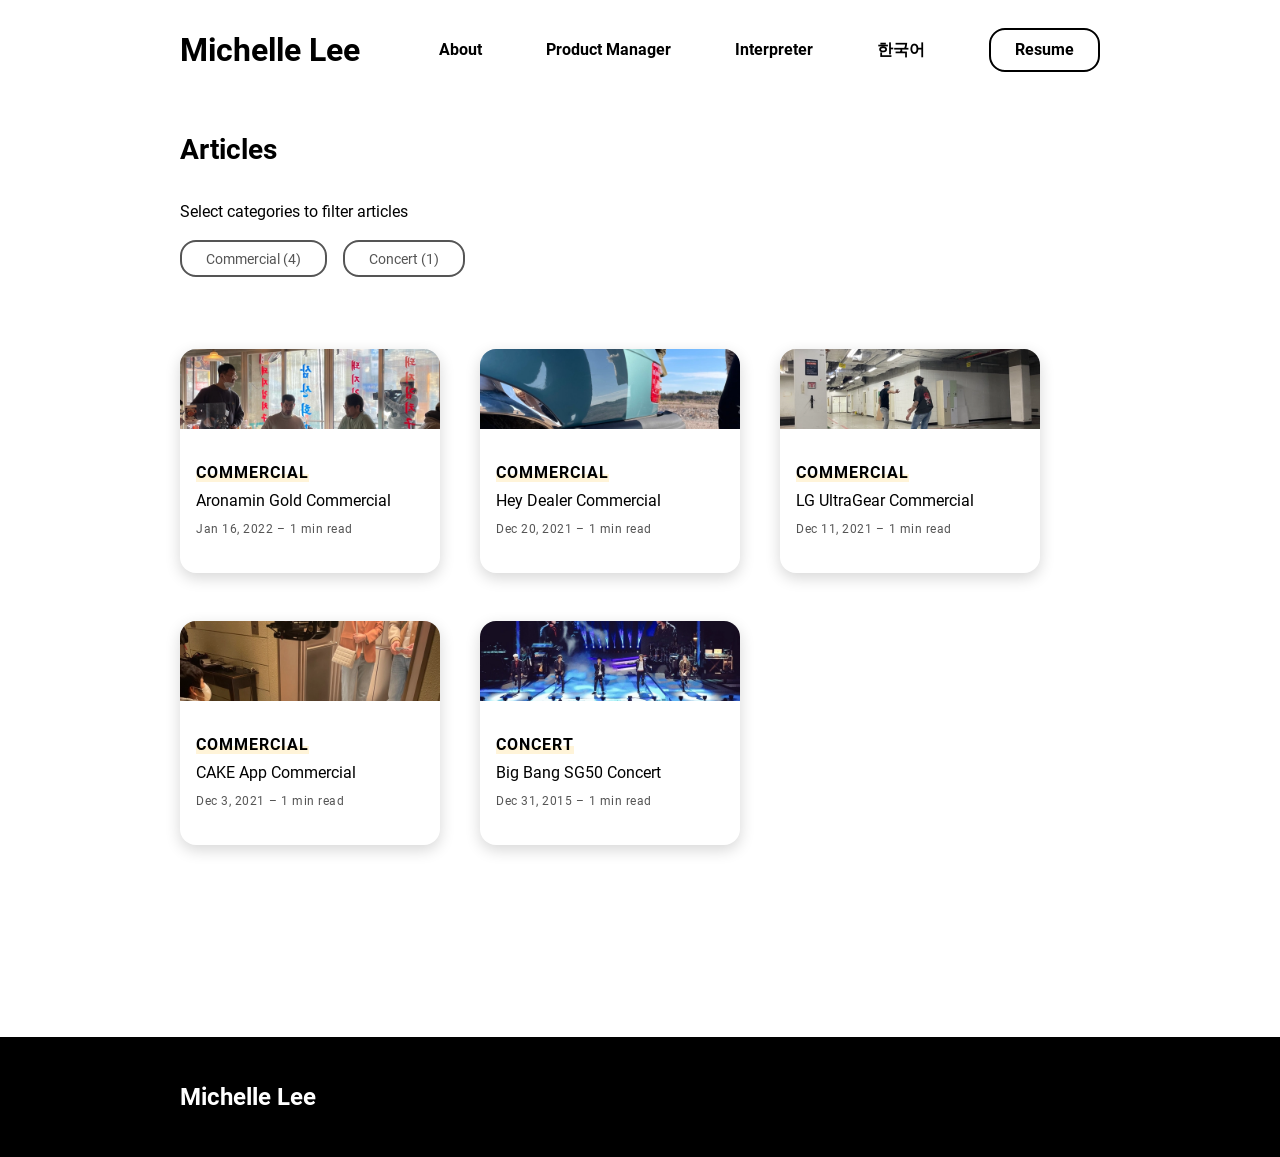
<file: interpreter/index.html>
<!DOCTYPE html><html lang="en"><head><meta charSet="utf-8"/><meta http-equiv="x-ua-compatible" content="ie=edge"/><meta name="viewport" content="width=device-width, initial-scale=1, shrink-to-fit=no"/><meta name="theme-color" content="#000000"/><meta data-react-helmet="true" property="twitter:description" content="My name is Michelle and I build, scrap and re-build things in tech."/><meta data-react-helmet="true" property="twitter:title" content="All Articles"/><meta data-react-helmet="true" property="twitter:creator" content="Michelle Hwayeon Lee"/><meta data-react-helmet="true" property="twitter:card" content="summary"/><meta data-react-helmet="true" property="og:type" content="website"/><meta data-react-helmet="true" property="og:description" content="My name is Michelle and I build, scrap and re-build things in tech."/><meta data-react-helmet="true" property="og:url" content="https://michellehylee.com/interpreter"/><meta data-react-helmet="true" property="og:site_name" content="All Articles"/><meta data-react-helmet="true" property="og:title" content="All Articles"/><meta data-react-helmet="true" name="description" content="My name is Michelle and I build, scrap and re-build things in tech."/><meta name="generator" content="Gatsby 4.6.0"/><style data-href="/styles.53effa7b6a59b20890c6.css" data-identity="gatsby-global-css">@font-face{font-display:swap;font-family:Roboto;font-style:normal;font-weight:400;src:url(/static/roboto-cyrillic-ext-400-normal-493afe7ae8ecfe26880062706f9bc876.woff2) format("woff2"),url(/static/roboto-all-400-normal-376ea5d93f71583052f65de4e0c6a92c.woff) format("woff");unicode-range:U+0460-052f,U+1c80-1c88,U+20b4,U+2de0-2dff,U+a640-a69f,U+fe2e-fe2f}@font-face{font-display:swap;font-family:Roboto;font-style:normal;font-weight:400;src:url([data-uri]) format("woff2"),url(/static/roboto-all-400-normal-376ea5d93f71583052f65de4e0c6a92c.woff) format("woff");unicode-range:U+0400-045f,U+0490-0491,U+04b0-04b1,U+2116}@font-face{font-display:swap;font-family:Roboto;font-style:normal;font-weight:400;src:url([data-uri]) format("woff2"),url(/static/roboto-all-400-normal-376ea5d93f71583052f65de4e0c6a92c.woff) format("woff");unicode-range:U+1f??}@font-face{font-display:swap;font-family:Roboto;font-style:normal;font-weight:400;src:url([data-uri]) format("woff2"),url(/static/roboto-all-400-normal-376ea5d93f71583052f65de4e0c6a92c.woff) format("woff");unicode-range:U+0370-03ff}@font-face{font-display:swap;font-family:Roboto;font-style:normal;font-weight:400;src:url([data-uri]) format("woff2"),url(/static/roboto-all-400-normal-376ea5d93f71583052f65de4e0c6a92c.woff) format("woff");unicode-range:U+0102-0103,U+0110-0111,U+0128-0129,U+0168-0169,U+01a0-01a1,U+01af-01b0,U+1ea0-1ef9,U+20ab}@font-face{font-display:swap;font-family:Roboto;font-style:normal;font-weight:400;src:url(/static/roboto-latin-ext-400-normal-c3dcdbd5bb4d4af80817dc0edc1cd888.woff2) format("woff2"),url(/static/roboto-all-400-normal-376ea5d93f71583052f65de4e0c6a92c.woff) format("woff");unicode-range:U+0100-024f,U+0259,U+1e??,U+2020,U+20a0-20ab,U+20ad-20cf,U+2113,U+2c60-2c7f,U+a720-a7ff}@font-face{font-display:swap;font-family:Roboto;font-style:normal;font-weight:400;src:url(/static/roboto-latin-400-normal-4673b4537a84c7f7a130799aa6af329b.woff2) format("woff2"),url(/static/roboto-all-400-normal-376ea5d93f71583052f65de4e0c6a92c.woff) format("woff");unicode-range:U+00??,U+0131,U+0152-0153,U+02bb-02bc,U+02c6,U+02da,U+02dc,U+2000-206f,U+2074,U+20ac,U+2122,U+2191,U+2193,U+2212,U+2215,U+feff,U+fffd}@font-face{font-display:swap;font-family:Roboto;font-style:normal;font-weight:700;src:url(/static/roboto-cyrillic-ext-700-normal-b816cda3107bb21c87e131350878a58b.woff2) format("woff2"),url(/static/roboto-all-700-normal-ef6d1d09b20b877fee4ee89fde70755b.woff) format("woff");unicode-range:U+0460-052f,U+1c80-1c88,U+20b4,U+2de0-2dff,U+a640-a69f,U+fe2e-fe2f}@font-face{font-display:swap;font-family:Roboto;font-style:normal;font-weight:700;src:url([data-uri]) format("woff2"),url(/static/roboto-all-700-normal-ef6d1d09b20b877fee4ee89fde70755b.woff) format("woff");unicode-range:U+0400-045f,U+0490-0491,U+04b0-04b1,U+2116}@font-face{font-display:swap;font-family:Roboto;font-style:normal;font-weight:700;src:url([data-uri]) format("woff2"),url(/static/roboto-all-700-normal-ef6d1d09b20b877fee4ee89fde70755b.woff) format("woff");unicode-range:U+1f??}@font-face{font-display:swap;font-family:Roboto;font-style:normal;font-weight:700;src:url([data-uri]) format("woff2"),url(/static/roboto-all-700-normal-ef6d1d09b20b877fee4ee89fde70755b.woff) format("woff");unicode-range:U+0370-03ff}@font-face{font-display:swap;font-family:Roboto;font-style:normal;font-weight:700;src:url([data-uri]) format("woff2"),url(/static/roboto-all-700-normal-ef6d1d09b20b877fee4ee89fde70755b.woff) format("woff");unicode-range:U+0102-0103,U+0110-0111,U+0128-0129,U+0168-0169,U+01a0-01a1,U+01af-01b0,U+1ea0-1ef9,U+20ab}@font-face{font-display:swap;font-family:Roboto;font-style:normal;font-weight:700;src:url(/static/roboto-latin-ext-700-normal-bcf37d666ce10b3556cd04b17d96d68d.woff2) format("woff2"),url(/static/roboto-all-700-normal-ef6d1d09b20b877fee4ee89fde70755b.woff) format("woff");unicode-range:U+0100-024f,U+0259,U+1e??,U+2020,U+20a0-20ab,U+20ad-20cf,U+2113,U+2c60-2c7f,U+a720-a7ff}@font-face{font-display:swap;font-family:Roboto;font-style:normal;font-weight:700;src:url(/static/roboto-latin-700-normal-0682ca7f74351d42bf73ed1e95572bfe.woff2) format("woff2"),url(/static/roboto-all-700-normal-ef6d1d09b20b877fee4ee89fde70755b.woff) format("woff");unicode-range:U+00??,U+0131,U+0152-0153,U+02bb-02bc,U+02c6,U+02da,U+02dc,U+2000-206f,U+2074,U+20ac,U+2122,U+2191,U+2193,U+2212,U+2215,U+feff,U+fffd}

/*! normalize.css v8.0.1 | MIT License | github.com/necolas/normalize.css */html{-webkit-text-size-adjust:100%;line-height:1.15}body{margin:0}main{display:block}h1{font-size:2em;margin:.67em 0}hr{box-sizing:content-box;height:0;overflow:visible}pre{font-family:monospace,monospace;font-size:1em}a{background-color:transparent}abbr[title]{border-bottom:none;text-decoration:underline;text-decoration:underline dotted}b,strong{font-weight:bolder}code,kbd,samp{font-family:monospace,monospace;font-size:1em}small{font-size:80%}sub,sup{font-size:75%;line-height:0;position:relative;vertical-align:baseline}sub{bottom:-.25em}sup{top:-.5em}img{border-style:none}button,input,optgroup,select,textarea{font-family:inherit;font-size:100%;line-height:1.15;margin:0}button,input{overflow:visible}button,select{text-transform:none}[type=button],[type=reset],[type=submit],button{-webkit-appearance:button}[type=button]::-moz-focus-inner,[type=reset]::-moz-focus-inner,[type=submit]::-moz-focus-inner,button::-moz-focus-inner{border-style:none;padding:0}[type=button]:-moz-focusring,[type=reset]:-moz-focusring,[type=submit]:-moz-focusring,button:-moz-focusring{outline:1px dotted ButtonText}fieldset{padding:.35em .75em .625em}legend{box-sizing:border-box;color:inherit;display:table;max-width:100%;padding:0;white-space:normal}progress{vertical-align:baseline}textarea{overflow:auto}[type=checkbox],[type=radio]{box-sizing:border-box;padding:0}[type=number]::-webkit-inner-spin-button,[type=number]::-webkit-outer-spin-button{height:auto}[type=search]{-webkit-appearance:textfield;outline-offset:-2px}[type=search]::-webkit-search-decoration{-webkit-appearance:none}::-webkit-file-upload-button{-webkit-appearance:button;font:inherit}details{display:block}summary{display:list-item}[hidden],template{display:none}:root{--breakpoint-xs:480px;--breakpoint-sm:768px;--breakpoint-md:992px;--breakpoint-lg:1200px;--border-radius:1rem;--page-width:62.5rem;--page-padding:0 2.5rem;--header-height:6.25rem;--footer-height:7.5rem}*{box-sizing:border-box}html{scroll-behavior:smooth}body,html{height:100%;width:100%}body{text-rendering:optimizeLegibility;background-color:var(--background-color);color:var(--text-color);font-family:var(--base-font);font-size:1rem;font-weight:400;line-height:1.5rem}body.fixed{overflow:hidden;position:fixed}a{-webkit-text-decoration-skip:ink;color:var(--subtext-color);cursor:pointer;display:inline-block;text-decoration:none;text-decoration-skip-ink:auto}a:hover{outline:0}a:focus{outline-color:var(--subtext-color);outline-style:dotted;outline-width:2px}h1{color:var(--primary-color);font-size:1.75rem;font-weight:700;line-height:2rem;margin:1rem 0}h2{font-size:1.625rem}h2,h3{color:var(--primary-color);font-weight:700;line-height:2rem;margin:2rem 0 1rem}h3{font-size:1.375rem}h4{color:var(--primary-color);font-size:1.125rem;font-weight:700;line-height:2rem;margin:2rem 0 1rem}hr{border-width:.05rem;color:var(--tertiary-color);margin:3rem auto;opacity:.1}u{box-shadow:inset 0 -.5em 0 var(--secondary-color);text-decoration:none;transition:box-shadow .3s ease-out}u:hover{box-shadow:inset 0 -1em 0 var(--secondary-color)}#___gatsby,#gatsby-focus-wrapper{height:100%;width:100%}@media screen and (prefers-reduced-motion:reduce){html{scroll-behavior:auto}}body[data-theme=lightTheme]{--primary-color:#000;--secondary-color:#fff4d9;--tertiary-color:#f2f2f2;--text-color:#000;--subtext-color:#555;--background-color:#fff;--card-background-color:#fff;--scroll-bar-color:rgba(0,0,0,.5);--box-shadow-color:rgba(0,0,0,.16);--box-shadow-hover-color:rgba(0,0,0,.32);--base-font:"Roboto",Arial,sans-serif}body[data-theme=darkTheme]{--primary-color:#fafafa;--secondary-color:#341677;--tertiary-color:#252525;--text-color:hsla(0,0%,100%,.87);--subtext-color:#aaa;--background-color:#121212;--card-background-color:#1c1c1c;--scroll-bar-color:hsla(0,0%,100%,.5);--box-shadow-color:rgba(0,0,0,.16);--box-shadow-hover-color:rgba(0,0,0,.32);--base-font:"Roboto",Arial,sans-serif}.style-module--Logo--xzURL{color:var(--primary-color);-webkit-filter:none!important;filter:none!important;font-size:1.75rem;font-weight:900;pointer-events:auto!important;position:relative;-webkit-user-select:auto!important;-ms-user-select:auto!important;user-select:auto!important;z-index:13}@-webkit-keyframes fadeIn{0%{opacity:0}to{opacity:1}}@keyframes fadeIn{0%{opacity:0}to{opacity:1}}@-webkit-keyframes fadeOut{0%{opacity:1}to{opacity:0}}@keyframes fadeOut{0%{opacity:1}to{opacity:0}}@-webkit-keyframes fadeUp{0%{opacity:0;-webkit-transform:translateY(20px);transform:translateY(20px)}to{opacity:1;-webkit-transform:translateY(0);transform:translateY(0)}}@keyframes fadeUp{0%{opacity:0;-webkit-transform:translateY(20px);transform:translateY(20px)}to{opacity:1;-webkit-transform:translateY(0);transform:translateY(0)}}@-webkit-keyframes fadeDown{0%{opacity:0;-webkit-transform:translateY(-20px);transform:translateY(-20px)}to{opacity:1;-webkit-transform:translateY(0);transform:translateY(0)}}@keyframes fadeDown{0%{opacity:0;-webkit-transform:translateY(-20px);transform:translateY(-20px)}to{opacity:1;-webkit-transform:translateY(0);transform:translateY(0)}}@-webkit-keyframes fadeLeft{0%{opacity:0;-webkit-transform:translateX(20px);transform:translateX(20px)}to{opacity:1;-webkit-transform:translateX(0);transform:translateX(0)}}@keyframes fadeLeft{0%{opacity:0;-webkit-transform:translateX(20px);transform:translateX(20px)}to{opacity:1;-webkit-transform:translateX(0);transform:translateX(0)}}@-webkit-keyframes scaleIn{0%{opacity:0;-webkit-transform:scaleY(0);transform:scaleY(0)}to{opacity:1;-webkit-transform:scaleY(1);transform:scaleY(1)}}@keyframes scaleIn{0%{opacity:0;-webkit-transform:scaleY(0);transform:scaleY(0)}to{opacity:1;-webkit-transform:scaleY(1);transform:scaleY(1)}}@-webkit-keyframes reduceHeight{0%{height:100%}to{height:0%}}@keyframes reduceHeight{0%{height:100%}to{height:0%}}@-webkit-keyframes waving-hand{0%{-webkit-transform:rotate(0deg);transform:rotate(0deg)}10%{-webkit-transform:rotate(14deg);transform:rotate(14deg)}20%{-webkit-transform:rotate(-8deg);transform:rotate(-8deg)}30%{-webkit-transform:rotate(14deg);transform:rotate(14deg)}40%{-webkit-transform:rotate(-4deg);transform:rotate(-4deg)}50%{-webkit-transform:rotate(10deg);transform:rotate(10deg)}60%{-webkit-transform:rotate(0deg);transform:rotate(0deg)}to{-webkit-transform:rotate(0deg);transform:rotate(0deg)}}@keyframes waving-hand{0%{-webkit-transform:rotate(0deg);transform:rotate(0deg)}10%{-webkit-transform:rotate(14deg);transform:rotate(14deg)}20%{-webkit-transform:rotate(-8deg);transform:rotate(-8deg)}30%{-webkit-transform:rotate(14deg);transform:rotate(14deg)}40%{-webkit-transform:rotate(-4deg);transform:rotate(-4deg)}50%{-webkit-transform:rotate(10deg);transform:rotate(10deg)}60%{-webkit-transform:rotate(0deg);transform:rotate(0deg)}to{-webkit-transform:rotate(0deg);transform:rotate(0deg)}}.style-module--SplashScreen--vXOkg{align-items:center;background-color:var(--primary-color);display:flex;height:100%;justify-content:center;left:0;position:fixed;top:0;width:100%;z-index:900}.style-module--LogoWrapper--BA0Hc{align-items:center;display:flex;height:4rem;justify-content:center;position:relative;width:auto}.style-module--Backdrop--IqgMA{background-color:var(--primary-color);height:100%;left:0;position:absolute;top:0;width:100%;z-index:1000}.style-module--Footer--pX9BK{align-items:center;background:var(--primary-color);border-top:none;display:flex;flex-direction:row;height:auto;margin-top:2rem;min-height:var(--footer-height);width:100%}.style-module--ContentWrapper--6BjK8{align-items:center;display:flex;flex-direction:row;height:100%;justify-content:space-between;margin:0 auto;max-width:var(--page-width);padding:var(--page-padding);width:100%}.style-module--Links--Lg8lq{display:flex;flex-direction:row;justify-content:space-between;width:auto}.style-module--Links--Lg8lq a{color:var(--background-color);font-size:.875rem;font-weight:700;letter-spacing:1px;margin-right:2rem;text-transform:uppercase}.style-module--Links--Lg8lq a:last-child{margin-right:0}@media (min-width:768px){.style-module--Links--Lg8lq a{margin-right:4rem}}.style-module--Header--mZOzg{align-items:center;background:var(--background-color);display:flex;flex-direction:row;height:auto;min-height:var(--header-height);width:100%}.style-module--ContentWrapper --XYxH4{align-items:center;display:flex;height:100%;justify-content:space-between;margin:0 auto;max-width:var(--page-width);padding:var(--page-padding);width:100%}.style-module--Burger--GrdOa{background:transparent;border:none;cursor:pointer;display:flex;flex-direction:column;height:2rem;justify-content:space-around;padding:0;width:2rem;z-index:12}.style-module--Burger--GrdOa:focus{outline:none}.style-module--Burger--GrdOa div{background:var(--primary-color);border-radius:.625rem;height:.25rem;position:relative;-webkit-transform-origin:1px;transform-origin:1px;transition:all .3s ease-in-out;width:2rem}.style-module--Burger--GrdOa div:first-child{-webkit-transform:rotate(0);transform:rotate(0)}.style-module--Burger--GrdOa div:nth-child(2){opacity:1;-webkit-transform:translateX(0);transform:translateX(0)}.style-module--Burger--GrdOa div:nth-child(3){-webkit-transform:rotate(0);transform:rotate(0)}.style-module--TopNavigationBar--V0syT{align-items:center;background:var(--background-color);display:flex;justify-content:space-between;width:auto}.style-module--TopNavigationBar--V0syT a{color:var(--primary-color);font-size:1rem;font-weight:700;margin-right:4rem;padding:0;position:relative;text-align:center}.style-module--TopNavigationBar--V0syT a:last-child{margin-right:0}.style-module--TopNavigationBar--V0syT a.style-module--NavLink--lBAYL:before{background-color:var(--primary-color);bottom:-.125rem;content:"";height:.1563rem;position:absolute;transition:.2s ease-out;width:0}.style-module--TopNavigationBar--V0syT a.style-module--NavLink--lBAYL:hover:before{width:100%}.style-module--TopNavigationBar--V0syT a.style-module--CtaButton--z3hq0{background:var(--background-color);border:.125rem solid var(--primary-color);border-radius:var(--border-radius);height:auto;padding:.5rem 1.5rem;transition:20ms ease-out;width:auto}.style-module--TopNavigationBar--V0syT a.style-module--CtaButton--z3hq0:hover{background:var(--primary-color);color:var(--background-color)}.style-module--SideBarWrapper--5xUjZ{bottom:0;display:block;height:100vh;outline:0;position:fixed;right:0;top:0;-webkit-transform:translateX(100%);transform:translateX(100%);transition:all .3s ease-in-out;visibility:hidden;width:100%;z-index:10}.style-module--SideNavigationBar--V6e\+O{background:var(--background-color);display:flex;flex-direction:column;height:100vh;justify-content:center;margin-left:auto;padding:2rem;position:relative;right:0;text-align:left;width:55%}.style-module--SideNavigationBar--V6e\+O a{color:var(--primary-color);font-size:1.5rem;font-weight:700;padding:1.5rem 0;text-align:center}.style-module--SideNavigationBar--V6e\+O a.style-module--CtaButton--z3hq0{background:var(--background-color);border:.125rem solid var(--primary-color);border-radius:var(--border-radius);height:auto;margin:1.5rem auto;padding:1rem 1.5rem;width:auto}.style-module--SideBarBackdrop--\+0cBv{background:rgba(0,0,0,.3);display:none;height:100%;left:0;position:fixed;top:0;transition:all .3s ease-in-out;width:100%;z-index:9}.style-module--Blurred--8gPkd footer,.style-module--Blurred--8gPkd main{-webkit-filter:blur(5px);filter:blur(5px);overflow:hidden;pointer-events:none;transition:all .3s ease-out;-webkit-user-select:none;-ms-user-select:none;user-select:none}.CookieConsent{align-items:center;background:var(--primary-color);border-radius:var(--border-radius);color:var(--background-color);display:flex;flex-direction:column;justify-content:space-between;margin:0 auto;max-width:var(--page-width);padding:1rem 2rem;width:90%}.CookieConsent button{background-color:var(--primary-color);border:2px solid var(--background-color);border-radius:var(--border-radius);color:var(--background-color);font-size:.875rem;font-weight:700;height:3rem;margin:0 1rem 0 0;outline:none;padding:1rem;text-align:center;text-decoration:none;text-transform:uppercase;width:8rem}.CookieConsent button:active,.CookieConsent button:focus,.CookieConsent button:hover{cursor:pointer;outline:none}.CookieConsent button#confirm{background-color:var(--background-color);border:none;color:var(--primary-color);margin:0}@media (min-width:992px){.CookieConsent{flex-direction:row}}.style-module--CookieBar--kxAGJ{bottom:1rem;left:0;margin:0;position:fixed;width:100%;z-index:999}.style-module--Layout--s6yp3{display:grid;grid-template-columns:100%;grid-template-rows:auto 1fr auto;margin:0 auto;min-height:100%;width:100%}.style-module--Layout--s6yp3 main{margin-top:2rem}.style-module--Section--HYcY6{background:var(--background-color);height:auto;scroll-margin-top:60px;width:100%}.style-module--Section--HYcY6 .style-module--Heading--LAAvY{font-size:1.75rem;line-height:2.25rem;margin:0 0 2rem}.style-module--ContentWrapper --Nt3lH{height:100%;margin:0 auto 8rem;max-width:var(--page-width);padding:var(--page-padding);width:100%}.style-module--AuthorSnippet--fHN99{align-items:flex-start;display:flex;flex-direction:column;justify-content:space-between;max-width:660px;padding:0;width:100%}.style-module--AuthorSnippet--fHN99 .style-module--Avatar--HiziA{border-radius:50%;height:100px;width:100px}.style-module--AuthorSnippet--fHN99 .style-module--Description--G71wk{margin-top:1rem;width:100%}.style-module--AuthorSnippet--fHN99 .style-module--WrittenBy--GBoAA{color:var(--subtext-color);font-size:.875rem;letter-spacing:.5px}.style-module--AuthorSnippet--fHN99 .style-module--Bio--L9jdK{margin:.5rem 0}@media screen and (min-width:768px){.style-module--AuthorSnippet--fHN99{align-items:center;flex-direction:row;justify-content:space-between;padding:var(--page-padding)}.style-module--AuthorSnippet--fHN99 .style-module--Description--G71wk{max-width:27.5rem;width:100%}}.style-module--Breadcrumb--FUh7R{background-color:var(--subtext-color);border-radius:var(--border-radius);display:inline-block;font-size:12px;font-weight:400;margin-bottom:2rem;padding:0 .5rem}.style-module--Breadcrumb--FUh7R a{letter-spacing:1px}.style-module--Breadcrumb--FUh7R .style-module--BackArrow--92zoa,.style-module--Breadcrumb--FUh7R a{color:var(--background-color)}.style-module--Breadcrumb--FUh7R .style-module--BackArrow--92zoa{margin-right:.25rem}.style-module--Article--pFdyf{height:100%;margin:0 auto;max-width:740px;padding:var(--page-padding);width:100%}.style-module--Article--pFdyf .style-module--Banner--y9rID,.style-module--Article--pFdyf .style-module--Body--nax22,.style-module--Article--pFdyf .style-module--Footer--1Aj9z,.style-module--Article--pFdyf .style-module--Header--H6-D9{margin-bottom:3rem}.style-module--Article--pFdyf .style-module--Category--1CoYz{color:var(--subtext-color);display:block;font-size:.875rem;font-weight:700;letter-spacing:1px;text-transform:uppercase}.style-module--Article--pFdyf .style-module--Details--kmdiu{font-size:.875rem;letter-spacing:.5px}.style-module--Article--pFdyf .style-module--ReadingTime--RSBki{margin-left:.5rem}.style-module--Article--pFdyf .style-module--ReadingTime--RSBki:before{content:"–";margin-right:.5rem}.style-module--Article--pFdyf .style-module--BannerImage--ccjd3{border-radius:var(--border-radius);margin-bottom:0}.style-module--Article--pFdyf .style-module--BannerCaption--VRhK6{display:block;font-size:.875rem;letter-spacing:.5px;text-align:center}.style-module--Article--pFdyf .style-module--Body--nax22 .style-module--Content--pkA2h{font-size:1.125rem;line-height:2rem;margin-bottom:3rem}.style-module--Article--pFdyf .style-module--Body--nax22 .style-module--Keyword--miw0l{background-color:var(--tertiary-color);border-radius:.5rem;color:var(--subtext-color);font-size:.875rem;margin-right:.5rem;padding:.125rem .375rem}.style-module--Article--pFdyf .style-module--Footer--1Aj9z{border-top:3px solid var(--tertiary-color);padding-top:3rem}.style-module--SlideContainer--YL8oD{-webkit-overflow-scrolling:touch;margin:0 -2.5rem;overflow-x:auto;overflow-y:hidden;padding:var(--page-padding);padding-bottom:.5rem;white-space:nowrap}.style-module--SlideContainer--YL8oD::-webkit-scrollbar{display:none}@media (hover:hover){.style-module--SlideContainer--YL8oD{scrollbar-color:var(--scroll-bar-color)}.style-module--SlideContainer--YL8oD::-webkit-scrollbar{-webkit-appearance:none;display:block}.style-module--SlideContainer--YL8oD::-webkit-scrollbar:horizontal{height:.8rem}.style-module--SlideContainer--YL8oD::-webkit-scrollbar-thumb{background-color:var(--scroll-bar-color);border:.2rem solid var(--background-color);border-radius:8px}.style-module--SlideContainer--YL8oD::-webkit-scrollbar-track{background-color:var(--background-color);border-radius:8px}}.style-module--Profile--yX-7v{background:var(--background-color);background:linear-gradient(to right,var(--primary-color) 50%,var(--background-color) 50%);background-position:100% 100%;background-size:205% 100%;border:.125rem solid var(--primary-color);border-radius:var(--border-radius);color:var(--primary-color);font-size:1rem;height:auto;margin-right:.5rem;padding:.3rem 1.25rem;transition:all .1s ease-out;width:auto}.style-module--Profile--yX-7v:hover{background-position:0 100%;color:var(--background-color)}.style-module--Profile--yX-7v svg{height:1rem;margin-bottom:-.05rem;margin-right:.25rem;width:1rem}.style-module--Profile--yX-7v:hover svg{-webkit-filter:invert(1);filter:invert(1)}@media (min-width:768px){.style-module--Profile--yX-7v{margin-right:1rem}}.style-module--Hero--Evv0u{display:flex;flex-direction:column;justify-content:center;min-height:50vh}.style-module--Hero--Evv0u .style-module--Title--Twdkw{font-size:2rem;font-weight:700;line-height:2.375rem;margin:0 0 1.5rem}.style-module--Hero--Evv0u .style-module--Subtitle--qhIz8{font-size:1.25rem;font-weight:700;line-height:1.5rem;margin:-.5rem 0 0}.style-module--Hero--Evv0u p{font-size:1.125rem;margin-bottom:2rem}.style-module--Intro--agHzQ{align-items:center;display:flex;justify-content:flex-start}.style-module--ImagePrefix--bcT3l{color:var(--primary-color);display:inline-block;font-size:2rem;font-weight:700;line-height:3rem}.style-module--Image--jVafd{display:inline-block;height:36px;margin-left:1rem;-webkit-transform-origin:70% 70%;transform-origin:70% 70%;width:36px}@media (min-width:768px){.style-module--Hero--Evv0u .style-module--Title--Twdkw{font-size:2.625rem;line-height:4rem;margin-bottom:0}.style-module--Hero--Evv0u .style-module--Subtitle--qhIz8{font-size:2rem;line-height:3rem}.style-module--ImagePrefix--bcT3l{font-size:2.625rem;line-height:4rem}.style-module--Image--jVafd{height:48px;width:48px}}.style-module--Card--xmHd-{background:var(--card-color);border-radius:var(--border-radius);box-shadow:0 5px 15px var(--box-shadow-color);display:inline-flex;flex-direction:column;height:auto;justify-content:space-around;margin:1rem 2.5rem 2rem 0;min-height:12rem;transition:box-shadow .3s ease-out;white-space:normal;width:16.25rem}.style-module--Card--xmHd-:hover{box-shadow:0 5px 15px var(--box-shadow-hover-color)}.style-module--Card--xmHd- .style-module--Banner--1AHea{background:var(--tertiary-color);border-top-left-radius:var(--border-radius);border-top-right-radius:var(--border-radius);height:5rem}.style-module--Card--xmHd- .style-module--ImageWrapper--UDAGh{height:100%;max-height:5rem}.style-module--Card--xmHd- .style-module--Image--Q-EOT{border-top-left-radius:var(--border-radius);border-top-right-radius:var(--border-radius)}.style-module--Card--xmHd- .style-module--DescriptionWrapper--X4Z6Q{display:flex;flex-direction:column;height:auto;justify-content:center;padding:2rem 1rem}.style-module--Card--xmHd- .style-module--Category--7rkhy{color:var(--primary-color);font-weight:700;letter-spacing:1px;text-transform:uppercase}.style-module--Card--xmHd- .style-module--Title--3nDZX{font-size:1rem;font-weight:400;line-height:1.5rem;margin:.25rem 0}.style-module--Card--xmHd- .style-module--Details--W6Sx5{color:var(--subtext-color);font-size:.75rem;letter-spacing:.5px}.style-module--Card--xmHd- .style-module--ReadingTime--oDks7{margin-left:.25rem}.style-module--Card--xmHd- .style-module--ReadingTime--oDks7:before{content:"–";margin-right:.25rem}.style-module--Articles--RF2oE{align-items:center;display:flex;flex-direction:row;justify-content:flex-start}.style-module--About--D2YAT{display:flex;flex-direction:column;justify-content:space-between}.style-module--About--D2YAT .style-module--Description--LgGZH{margin-bottom:3rem;max-width:31.25rem;width:100%}.style-module--About--D2YAT .style-module--ImageWrapper--pBujx{max-width:18rem;width:100%}.style-module--About--D2YAT .style-module--Image--V-O8y{border-radius:var(--border-radius);box-shadow:0 0 2.5rem rgba(0,0,0,.16);-webkit-filter:grayscale(20%) contrast(1) brightness(90%);filter:grayscale(20%) contrast(1) brightness(90%)}@media (min-width:768px){.style-module--About--D2YAT{flex-direction:row;justify-content:space-between}.style-module--About--D2YAT .style-module--Description--LgGZH{margin-bottom:0;margin-right:3rem}.style-module--About--D2YAT .style-module--ImageWrapper--pBujx{margin-top:-2rem}}.style-module--Button--grH1j{background-color:var(--primary-color);border:none;border-radius:var(--border-radius);color:var(--background-color);display:inline-block;font-size:1rem;font-weight:700;height:100%;margin:0 auto;max-width:15.625rem;padding:.8rem 1.5rem;text-align:center;text-decoration:none;width:100%}.style-module--Button--grH1j:active,.style-module--Button--grH1j:hover{cursor:pointer;outline:none}.style-module--Button--grH1j:focus{outline-color:var(--subtext-color);outline-style:dotted;outline-width:2px}.style-module--Listing--UuymE{align-items:stretch;display:flex;flex-direction:row;flex-wrap:wrap;justify-content:flex-start}.style-module--Filter--MTd\+O{margin-bottom:3rem}.style-module--Filter--MTd\+O .style-module--Options--NRW7S{margin-top:1rem}.style-module--Filter--MTd\+O .style-module--Option--g7uSm{border:2px solid var(--subtext-color);border-radius:var(--border-radius);color:var(--subtext-color);cursor:pointer;display:inline-block;font-size:.875rem;font-weight:400;height:2.3125rem;line-height:2.2rem;margin-right:1rem;padding:0 1.5rem;width:auto}.style-module--Filter--MTd\+O .style-module--Option--g7uSm.style-module--Selected--8xZTc{border-color:var(--primary-color);color:var(--primary-color);font-weight:700}.style-module--LoadMore--i0wHR{margin-top:3rem;text-align:center}@media (hover:hover){.style-module--Filter--MTd\+O .style-module--Option--g7uSm:active,.style-module--Filter--MTd\+O .style-module--Option--g7uSm:hover{border-color:var(--primary-color);color:var(--primary-color);font-weight:700}}.style-module--Interests--PTs7f{-webkit-column-gap:1rem;column-gap:1rem;display:grid;grid-auto-flow:row;grid-template-columns:repeat(1,17.5rem);row-gap:1rem}.style-module--Interest--S-1PG{align-items:center;background:var(--card-background-color);border:.125rem solid var(--primary-color);border-radius:var(--border-radius);display:inline-flex;height:3rem;justify-content:flex-start;padding:1rem;width:17.5rem}.style-module--Interests--PTs7f button{max-width:17.5rem}.style-module--Interest--S-1PG .style-module--Icon--S2\+P5{margin-right:.5rem}@media (min-width:600px){.style-module--Interests--PTs7f{grid-template-columns:repeat(2,15.625rem)}.style-module--Interest--S-1PG{width:15.625rem}.style-module--Interests--PTs7f button{max-width:15.625rem}}@media (min-width:880px){.style-module--Interests--PTs7f{grid-template-columns:repeat(3,15.625rem)}}.style-module--Project--bSesc{align-items:center;display:flex;flex-direction:column-reverse;flex-shrink:0;justify-content:flex-end;margin-bottom:2rem;margin-top:3rem;max-width:20rem;padding-right:2.5rem;white-space:normal}.style-module--Project--bSesc .style-module--Details--8i8Oa{display:flex;flex-direction:column;margin-top:3rem;max-width:25rem;width:100%}.style-module--Project--bSesc .style-module--Details--8i8Oa .style-module--Category--8wNOB{font-size:.875rem;letter-spacing:1px;line-height:1rem;text-transform:uppercase}.style-module--Project--bSesc .style-module--Details--8i8Oa .style-module--Title--hQGtV{font-size:1.375rem;font-weight:700;line-height:1.625rem;margin-bottom:.625rem;margin-top:.625rem}.style-module--Project--bSesc .style-module--Details--8i8Oa .style-module--Tags--15NuW{display:flex;flex-wrap:wrap;line-height:1.2rem;margin-top:1.5rem}.style-module--Project--bSesc .style-module--Details--8i8Oa .style-module--Tags--15NuW span{margin-bottom:1rem;margin-right:1rem}.style-module--Project--bSesc .style-module--Details--8i8Oa .style-module--Links--dgKuy{align-items:center;display:flex;justify-content:flex-start;margin-top:1rem;width:100%}.style-module--Project--bSesc .style-module--Details--8i8Oa .style-module--Links--dgKuy a{display:inline-block;margin-right:2rem}.style-module--Project--bSesc .style-module--Details--8i8Oa .style-module--Links--dgKuy svg{height:1.3rem;transition:all .3s ease-out;width:1.3rem}.style-module--Project--bSesc .style-module--Details--8i8Oa .style-module--Links--dgKuy svg:hover{fill:var(--primary-color)}.style-module--Project--bSesc .style-module--ProjectImageWrapper--Zo9iV{border-radius:var(--border-radius);box-shadow:0 0 2.5rem var(--box-shadow-color);height:15rem;max-width:25rem;transition:all .3s ease-out;width:100%}.style-module--Project--bSesc .style-module--ProjectImageWrapper--Zo9iV:hover{box-shadow:0 0 2.5rem var(--box-shadow-hover-color);-webkit-transform:translate3d(0,-.125rem,0);transform:translate3d(0,-.125rem,0)}.style-module--Project--bSesc .style-module--ProjectImage--ju6ZI{border-radius:var(--border-radius)}@media (min-width:480px){.style-module--Project--bSesc{max-width:25rem;padding-right:5rem}}@media (min-width:992px){.style-module--Project--bSesc{flex-direction:row;flex-shrink:1;justify-content:space-between;margin-bottom:8rem;max-width:62.5rem;padding-right:0}.style-module--Project--bSesc .style-module--Details--8i8Oa{margin-top:0}.style-module--Project--bSesc .style-module--ProjectImageWrapper--Zo9iV{height:18.75rem}}.style-module--Projects--pBlNb{display:flex;flex-direction:row;margin-top:-2rem}.style-module--MoreProjects--BjdQw{margin-top:4rem;text-align:center}@media (min-width:992px){.style-module--Projects--pBlNb{flex-direction:column;margin-top:0}.style-module--MoreProjects--BjdQw{margin-top:0}}.style-module--Contact--HG\+De{max-width:45rem;width:100%}.style-module--Contact--HG\+De .style-module--Description--h66q4{margin-bottom:0;margin-top:0}.style-module--Contact--HG\+De .style-module--Profile--OwryU{display:flex;flex-direction:column;justify-content:flex-start;margin-bottom:2rem;margin-top:3rem}.style-module--Contact--HG\+De .style-module--Profile--OwryU .style-module--Avatar---aTHW{border-radius:50%;margin-bottom:2rem;margin-right:4rem;max-width:8.75rem;width:100%}.style-module--Contact--HG\+De .style-module--Profile--OwryU .style-module--ContactDetails--cNpIa{font-size:1.125rem;line-height:2rem}.style-module--Contact--HG\+De .style-module--Profile--OwryU .style-module--ContactDetails--cNpIa .style-module--Name--gkj6S{font-weight:700}@media (min-width:768px){.style-module--Contact--HG\+De .style-module--Profile--OwryU{align-items:center;flex-direction:row;margin-bottom:3rem}.style-module--Contact--HG\+De .style-module--Profile--OwryU .style-module--Avatar---aTHW{margin-bottom:0}}</style><title data-react-helmet="true">All Articles · Portfolio Minimal</title><style>.gatsby-image-wrapper{position:relative;overflow:hidden}.gatsby-image-wrapper picture.object-fit-polyfill{position:static!important}.gatsby-image-wrapper img{bottom:0;height:100%;left:0;margin:0;max-width:none;padding:0;position:absolute;right:0;top:0;width:100%;object-fit:cover}.gatsby-image-wrapper [data-main-image]{opacity:0;transform:translateZ(0);transition:opacity .25s linear;will-change:opacity}.gatsby-image-wrapper-constrained{display:inline-block;vertical-align:top}</style><noscript><style>.gatsby-image-wrapper noscript [data-main-image]{opacity:1!important}.gatsby-image-wrapper [data-placeholder-image]{opacity:0!important}</style></noscript><script type="module">const e="undefined"!=typeof HTMLImageElement&&"loading"in HTMLImageElement.prototype;e&&document.body.addEventListener("load",(function(e){if(void 0===e.target.dataset.mainImage)return;if(void 0===e.target.dataset.gatsbyImageSsr)return;const t=e.target;let a=null,n=t;for(;null===a&&n;)void 0!==n.parentNode.dataset.gatsbyImageWrapper&&(a=n.parentNode),n=n.parentNode;const o=a.querySelector("[data-placeholder-image]"),r=new Image;r.src=t.currentSrc,r.decode().catch((()=>{})).then((()=>{t.style.opacity=1,o&&(o.style.opacity=0,o.style.transition="opacity 500ms linear")}))}),!0);</script><link rel="sitemap" type="application/xml" href="/sitemap/sitemap-index.xml"/><link rel="icon" href="/favicon-32x32.png?v=df8be86322bd2501e475767df9a26b2b" type="image/png"/><link rel="manifest" href="/manifest.webmanifest" crossorigin="anonymous"/><link rel="apple-touch-icon" sizes="48x48" href="/icons/icon-48x48.png?v=df8be86322bd2501e475767df9a26b2b"/><link rel="apple-touch-icon" sizes="72x72" href="/icons/icon-72x72.png?v=df8be86322bd2501e475767df9a26b2b"/><link rel="apple-touch-icon" sizes="96x96" href="/icons/icon-96x96.png?v=df8be86322bd2501e475767df9a26b2b"/><link rel="apple-touch-icon" sizes="144x144" href="/icons/icon-144x144.png?v=df8be86322bd2501e475767df9a26b2b"/><link rel="apple-touch-icon" sizes="192x192" href="/icons/icon-192x192.png?v=df8be86322bd2501e475767df9a26b2b"/><link rel="apple-touch-icon" sizes="256x256" href="/icons/icon-256x256.png?v=df8be86322bd2501e475767df9a26b2b"/><link rel="apple-touch-icon" sizes="384x384" href="/icons/icon-384x384.png?v=df8be86322bd2501e475767df9a26b2b"/><link rel="apple-touch-icon" sizes="512x512" href="/icons/icon-512x512.png?v=df8be86322bd2501e475767df9a26b2b"/><link rel="preconnect" href="https://www.google-analytics.com"/><link rel="dns-prefetch" href="https://www.google-analytics.com"/><link as="script" rel="preload" href="/webpack-runtime-d5b35dcdd63478e7c03a.js"/><link as="script" rel="preload" href="/framework-92d2adab557805579119.js"/><link as="script" rel="preload" href="/app-061029296fd7798ac498.js"/><link as="script" rel="preload" href="/d37e71c39ee16e36a7ee69ccb816607ed55c64c9-facbd7d75b3b158ee322.js"/><link as="script" rel="preload" href="/component---node-modules-gatsby-theme-portfolio-minimal-src-templates-article-listing-index-tsx-8b318a0f3c19af1b8429.js"/><link as="fetch" rel="preload" href="/page-data/interpreter/page-data.json" crossorigin="anonymous"/><link as="fetch" rel="preload" href="/page-data/sq/d/1094019748.json" crossorigin="anonymous"/><link as="fetch" rel="preload" href="/page-data/sq/d/3163442641.json" crossorigin="anonymous"/><link as="fetch" rel="preload" href="/page-data/app-data.json" crossorigin="anonymous"/></head><body data-theme="lightTheme"><div id="___gatsby"><div style="outline:none" tabindex="-1" id="gatsby-focus-wrapper"><div class="style-module--Layout--s6yp3"><header class="style-module--Header--mZOzg"><div class="style-module--ContentWrapper --XYxH4" style="opacity:0"><a aria-label="home" href="/"><div class="style-module--Logo--xzURL" aria-roledescription="logo" style="font-size:2rem;color:var(--primary-color">Michelle Lee</div></a><div class="style-module--Burger--GrdOa"><div></div><div></div><div></div></div><div class="style-module--SideBarWrapper--5xUjZ" aria-hidden="true" tabindex="-1"><nav class="style-module--SideNavigationBar--V6e+O"><a class="style-module--NavLink--lBAYL" href="/#about">About</a><a class="style-module--NavLink--lBAYL" href="/#product_manager">Product Manager</a><a aria-current="page" class="style-module--NavLink--lBAYL" href="/interpreter">Interpreter</a><a href="https://michellehwayeonlee.notion.site/PM-4f0da9dd080f4d20af56bfaa7d6889aa" class="style-module--NavLink--lBAYL">한국어</a><a href="/michelle_lee_resume.pdf" target="_blank" rel="noopener noreferrer" class="style-module--CtaButton--z3hq0">Resume</a></nav></div><div class="style-module--SideBarBackdrop--+0cBv"></div></div></header><main><section id="articleListing" class="style-module--Section--HYcY6"><div class="style-module--ContentWrapper --Nt3lH"><h3 class="style-module--Heading--LAAvY">Articles</h3><div class="style-module--Filter--MTd+O">Select categories to filter articles<div class="style-module--Options--NRW7S style-module--SlideContainer--YL8oD"><div role="button" class="style-module--Option--g7uSm ">Commercial<!-- --> (<!-- -->4<!-- -->)</div><div role="button" class="style-module--Option--g7uSm ">Concert<!-- --> (<!-- -->1<!-- -->)</div></div></div><div class="style-module--Listing--UuymE"><a title="Aronamin Gold Commercial" href="/aronamin_gold/"><article class="style-module--Card--xmHd-"><div class="style-module--Banner--1AHea"><div data-gatsby-image-wrapper="" class="gatsby-image-wrapper gatsby-image-wrapper-constrained style-module--ImageWrapper--UDAGh"><div style="max-width:660px;display:block"><img alt="" role="presentation" aria-hidden="true" src="data:image/svg+xml;charset=utf-8,%3Csvg height=&#x27;400&#x27; width=&#x27;660&#x27; xmlns=&#x27;http://www.w3.org/2000/svg&#x27; version=&#x27;1.1&#x27;%3E%3C/svg%3E" style="max-width:100%;display:block;position:static"/></div><img aria-hidden="true" data-placeholder-image="" style="opacity:1;transition:opacity 500ms linear" decoding="async" src="data:image/svg+xml,%3csvg%20xmlns=&#x27;http://www.w3.org/2000/svg&#x27;%20width=&#x27;660&#x27;%20height=&#x27;400&#x27;%20viewBox=&#x27;0%200%20660%20400&#x27;%20preserveAspectRatio=&#x27;none&#x27;%3e%3cpath%20d=&#x27;M0%2057a261%20261%200%20002%2060c-2%201-2%206-2%2038%200%2041%200%2042%205%2038a2741%202741%200%20012-61c0-55%200-54%203%2021l1%2036%201%202a876%20876%200%20003-30l1%2023v-39a1206%201206%200%20013-57c2%201%202%201%201%202-2%200-2%201-2%204v5h5c5%201%206%200%205-7s-1-10%201-6l2%204c2%202%203%209%201%209v1l1%2015-1%2041c0%2032%200%2031-9%2031-5%200-5%200-1%201%204%200%204%200%204%202l-1%203-7%201h-6v15c2%2032%202%2033%205%2033l2%201v1l1-2%203-1h3l5-1c10%200%2011-1%2011-5%200-3%201-4%205-5%207-1%207-1%205%208-2%206-2%207-3%205-2-1-2-1-2%206%201%205%200%207-1%207-1%201-1-1-1-6%200-6%200-7-1-6l-2%201-2%201c-1%202-7%200-7-2l-1%202c-1%202-2%204-1%205l-1%201-2%201-3%201-1-2c1-1%200-4-1-4l-1%202-1-1c-2-4-3-2-3%2011v14h8l2%201v1l-2%205-1%204-1-3c1-5%201-5-11-4l-11%201v8l-1%207-1%2053v53h90a521%20521%200%200086-3c-5%200-4-2%202-3%206-2%207-2%2021%200%2013%202%2033%205%2026%203-5-1-6-1-3-2h-12l5-2%2012-3%2011-4%2017-5%2032-9%204-2h-7l2-2h-3l-7-1-8-2c-4%200-7%201-4%202%202%201%202%202%202%204-1%201-1%202%201%202%201%201%200%201-2%201-4%200-4%200-3%201%202%202%200%202-12%206a354%20354%200%2001-44%2011l-23-4c-13-1-17-3-15-4%203-2%202-3-2-3s-4%200-2-1l11-1-2%201c1%201%2026-1%2033-3%2013-3%209%200-5%203l-9%203%2015-3%209-1%201%202c1%201-2%203-5%203-2%200-3%205-2%206l2-2%202-1%202%201%202-1c0-2%206-8%208-8v-1l-5-1-4%201%203-1%204-2-5%201h-4l3-2c3-1%203-1-4-1l-7%201%205-2c10-3%2014-6%2012-9-3-5-26-8-51-8h-11a6171%206171%200%20017-3l-6-2-2-1h3c10%202%2014%202%2016%201h-2c-4%200-5%200-7-2l-3-2v-1l-2-1-4-1h7l10-1-1-1c-3%201-18-1-18-2l2-1c2-1%202-1%200-1l-4-1c0-1%2011-1%2015%201%202%200%202-1%202-7l1-6v6l1%207a3524%203524%200%200186%2012l-1%202a1169%201169%200%2001-1%202h-5l7%202h12l-3-1-1-1c2%200%200-3-3-3-3-1-3-1%201-1a222%20222%200%200138%204%201423%201423%200%200189%2012l13%202a2639%202639%200%200055%208l-15%206a390%20390%200%2000-37%2014l-13%205h169v-2c-1-4%208-8%2010-5v6l42%201h41V200a24110%2024110%200%2000-1-188c0%205%200%205-19%205-17%200-24-1-26-3-1-1%202-9%205-12%201-2-1-2-54-2a777%20777%200%2000-187%2017l-13%202h-4l2%203c4%204%206%2010%204%2011-8%205-54%204-60-1-2-1-2-2-1-4l1-2-17%201c-21%202-20%202-20%200v-2l-1%202c-1%201-1%201-1-1l1-2c1-1%202-6%202-19l1-4-8-1h-8v31l-17%201a268%20268%200%2001-31%202c6%200%207-2%201-2-5%200-5-1%200-1%204%200%205-1%203-2v-1l1-4c0-3%200-3-1-1-1%201-1%201-1-1l1-2c1-1%200-1-2-1-4%200-4%200-2-1%205%200%203-2-2-1-5%200-5-1%200-1%207-1%206-2-1-2l-7%201%206-1%206-2h-8l-7%201%205-1%205-2h-5c-2%200-3%200-2-1l2-1h-1c-2%200-2%200-2-2s0-2-1-1h-3l2-2c1-1%201-1-1-1l-2%201h-5c-3%200-3%200-2-1s0-1-3-1h-5a203%20203%200%2000-64%204c1-1%200-1-6-1-9%201-7%200%209-2l13-2H0v57m86-32v19l-1-18-1-19-7%201c-5%200-5%200-2%201s3%201-2%201l-10%201h-5c-6%200-7%200-4%201h-2c-8%200-42%206-40%208v2c-1%201-1%201%202%201h3l7%201h6c-1%201-1%201%201%201l3%201v1l1%207%201%207v1c-1%201-1%201%201%201h3l-3%201c-2%201-2%201%201%201h4l-5%201c-4%201-4%201-3%202l2%203c0%202%203%202%2025%200a765%20765%200%200124-4l1-1c0%203%202%202%2024%200l18-2v-9c0-4%200-3-1%202l-1%207v-9c0-8%200-9-1-8l-2-1%202-1v-1l-2-1h2c1-1%200-1-2-1-4%200-4%200-2-1s2-1%200-1c-3%200-3%200-1-1%201-1%201-1-1-1s-3%200-2-1c3%200%202-2-1-1-2%200-2%200%200-1s2-1-1-1-3%200-1-1%202-1-1-1h-3l4-1H99l-5%201%206-1%206-2-7%201c-6%200-7%200-5-1s2-1-2-1c-6%201-7-1-2-1%203-1%203-1%200-1h-4v19m552-4a27154%2027154%200%2001-109%2011l-1%208c0%2012-1%2014-4%2014h-3V32c-1%201-2%204-2%2016l-1%2015V33a589%20589%200%2000-1%2079c-2%202-3%2019-1%2026l2%2011v6h7a154%20154%200%200012-1c-2%201%200%202%205%201%208-2%2020-1%2021%201h1c1-1%200-2-1-2v-8c1-1%200-2-2-4l-3-5c0-3%200-3%206-3l7-2c2%200%203-3%201-3v-1l2-9c0-9%201-11%204-11%202%200%202%200%200%203v19c0%203%200%203%208%203h8l-1%208c0%208%200%208%203%209l4%202%202%204v1c-2%200-2%201-2%202%201%204%200%205-2%202-1-2-1-2-1%201%200%204%200%204-1%203-2-1-3-1-3%201l3%203%204%202%201%203c2%205%201%2020-2%2024-2%203-2%203-1%207%202%204%202%208%200%206l-6-1%202%202v9c0%202-5%201-8-1l-1%201c0%202%201%203%202%203l1%203%201%202%201%202c1%202%200%204-1%202l-3-1-2%201v2c-1%201-1%202%201%203%203%200%207-2%207-5%200-1%201-2%203-2s2%200%202%204c-1%205%201%206%206%206%207%200%2011%201%2010%203l-9%201h-8l-1%204-1%204-1%205-2%208-1%203-1%201v1l-1%201c-1-1-1-1%200%200l-3%209-3%205-2%202c-3%203-4%204-2%203%203%200%202%203-4%2020l-4%2014-3-3-2-4-8-1-8-1v15h-4l-15-2-11-1v-34c0-33%200-34%202-34s2%201%202%204%200%203%201-2c1-9%202-10%204-9l30%203%2018%202c7%202%2011%201%2012-2%201-4-1-14-3-14v1l1%202h-1c-1-1-1%200-1%204%201%205-1%206-4%203-1-1-2-2-3-1s-1%201%201%201l-1%201c-3%202-27%202-31%200l-3-1h3c3%200%203%200%202-2h-2c-1%202-2%200-3-4l1-4h1l-1-1c-3%200-2-1%201-4%202-3%202-3%201-4-1%200-2-1-1-2l-1-1-1-3c0-3%201-4%202-1h2l4-1c5%200%2010-7%206-9l-1-3c1-2%200-3-1-3l-1%201-2%202-1%202c1%203-3%208-5%207l-4%201c-1%202-2%202-3%201-3-2-5%200-5%204%200%203-1%203-2%201s0-6%203-7l2-2%201-2c1-1-1-11-2-12l-1%201h-3c-1%201-2%200-4-1-2-2-3-3-4-1-2%202-5-1-3-5v-4l-1%201-1-12%207%206%207%206-1-1c-1-1%200-2%201-4s1-2-1-1c-2%200-4-1-8-5l-6-4v-10l1-9%201-1c-1-2%200-2%203-2l4-1c0-2-8-1-9%201l-1%2014-1%2014-1%2031a12821%2012821%200%20000%2086l1-5v19c0%2012%200%2012%2039%2014l12%201%201%208%201%2015c0%205%201%202%201-9%200-16%201-23%205-25l1-3a289%20289%200%200134-59l-15%2021c-9%2013-13%2018-12%2013l2-3%202-5c1-2%202-4%201-6l1-1%202-1v-1l2-2%202-2%203-3%204-4%204-6%206-5-1%203-1%202%204-5%206-8c5-5%202-4-4%202l-6%205%208-9c5-4%208-7%206-7h-2l-2-4c-1-3-1-3%201-6%203-4%203-4%202-7-3-6-1-9%207-13%207-3%208-3%2013-3l6%201v-3c-1-4%203-12%207-17l4-3v4c1%203%201%203%201-3%200-5%200-7-1-5l-1%204-1-82%201-83h-4l-17%202M489%2037a311%20311%200%2001-38%202%20326%20326%200%2001-50%207c3%200%205%2014%201%2017-2%202-5%203-3%201%201-2%200-17-2-18h-7v106a3363%203363%200%2001-2%2065l-1-41c-2-1-2%202-3%2029l-1%2028v-21l-1-31c-1-18-2-4-2%2041v39l-1-36c-1-47-1-49-2-45l-1%203c0-4-2%203-2%209s0%206-2-4c0-9-1-10-1-6v5l-1-5-1%2021v27l-1-28a4990%204990%200%2001-2-148c0-6-1-7-3-7-3%200-3%200-1%201h-2l-14%201a6981%206981%200%2001-75%208l-1%2034a560%20560%200%2001-1%2024%20563%20563%200%2000-3%2021l-1%2030h7c10%200%2014%202%2018%208%202%203%202%204%201%209v10l-1%204v-4c0-6-2-3-3%203l-2%2011-1%207-1%203c-2%203%201%205%207%204%205%200%207%201%209%202l3%202c2%200%206%204%206%206l1%202c1%200%202%202%202%205l2%203%202%201%201%205c-1%201%200%202%201%203%202%203%204%208%203%2011l1%201c1-1%203-9%203-15%201-3%204-4%205-1v2l2%201c3%201%206%204%206%205h2l2%202%201%201%201-2h1v25h5c5%201%209%204%205%204-1%200-2%200-1%201v1h6l3-1h-3c-5%200-3-4%202-4%203%200%204%202%202%203v1l1%205v5l1-5%201-15%202-11%2013-2h13v41l8-1c7-1%207-1%203-1l-5-1h-2c-3%203-3%202-3-5s0-7%203-7c2%200%202%200%200-1-2%200-2%200-1-2h3c2%201%203%200%201-2v-15c-2-9%201-24%203-20%201%201%201%201%201-2s7-19%2010-22l5-4%203-3-2-7-3-9v-6c0-3%202-20%204-23l8-6%207-3v-5c0-7%201-9%204-9%202%200%202%200%201%201l-1%207-1%205%205%201c7%202%208%202%204%200-5-3-6-4-4-7%201-2%206-4%208-3s1%203-2%204l-3%201%207%206c1%201%201%201-1%201s-2%200-1%201c11%207%2016%2020%2012%2030-1%204%200%2013%201%2012l1%202v2c1%201%201%201-1%202s-2%201%202%201l6%202%204%203c3%201%203%201%202%202-2%200-1%201%201%202l5%206%206%207c3%204%203%205%204%209l1%207%202%203%201%207%203%208%202%206%201%209v8c1-1%204%2013%203%2015%200%202%200%202%202%202a830%20830%200%2000-1-104l-1%207c-1%207-1%207-1-3%200-9%200-10-1-5l-1%205v-4c0-4%200-4-1-3-1%203-2-4-2-15v-10h-12l-1-8c-1-9-1-9%204-9%203%200%204-1%205-2h2l2%201a1567%201567%200%2000-1-126l-13%202M253%2057a1565%201565%200%2001-75%207h-5v96l-1-48-1-47v69a981%20981%200%2001-2%2053c0-19%200-20-2%2017-1%2012-2%2016-2%207%200-5%200-5-1-3-2%202-2%202-2-4l-1-12c-1-4-1-4-1%204s0%208-2%205l-2-8-2-6h1v-14c0-3-1-3-2-3-2%201-3%200-5-3s-14-12-15-11l3%203c12%207%2014%2012%2014%2025%200%2010%201%2011%202%208l1-2%201%202c0%204%204%2013%206%2017%203%204%202%2016-1%2015v3l-1%205h-1l-1-2c-2%200-2%200-1%203%201%202%201%204-2%208l-3%205v1l-1%201h-1l1%201%201%202h-3l-1-2-1%201-1%201c-2%200-3%202-3%204h1l3-1-1%201v2l2%201-1%201c-1-1-2%202-1%203%200%203%203%203%205%202h17v-6l-1-6h3c2%200%203%200%203%202%200%201%201%201%202-1%203-3%205-1%205%206s0%207%202%207l2%201h-5l-3%201c3%202-6%202-13%200-1%200-2%201-2%203%200%203%204%207%208%2010l3%201-2%202c-1%201-2%203-1%204l1%208c1%205%201%205%201-3l1-9c2%200%202%201%201%206%200%207-1%207%2014%207%2014%201%2014%202%2017%207%205%208%209%2012%2017%2018%2010%208%209%205-1-3l-8-9-1-2-3-3c-3-5-4-8-2-6l1-1-2-1c-1%201-1%200-1-1v-2c-1%201-5-8-5-10l-2-2c-1-2-1-5%201-4%201%201%202-3%201-5s4-14%2015-31c3-5%204-8%202-7-1%201-2-1-2-5%200-3%200-4-2-3-2%200-4-1-4-3l3-1c2%200%202-1%201-3%200-5%202-7%206-4%203%202%203%204%200%203-3%200-3%204%201%205l3%202%204-3%206-3%209-3%208-3c3%200%2011-6%2011-8l1-3%201-2-1-1c-1%201-3-12-2-13l1-62c0-63%200-61-4-62-2%200-2-1%200-3%204-4%204-5-1-3M83%2059c-6%201-7%201-7%204%200%202-1%202-3%202l-2%201h-7l-5%201-1%201H47l-7%201%203%201h-3c-3%200-3%200-3%204l1%203v1l-2%2043a14542%2014542%200%2001-1%2057l14-19c5-7%207-8%2018-11l7-3%203-2v-21l-1-40h17v28l1%2027c3%200%204-7%203-17V96h1c-1-6%200-15%201-15l1%206c0%205%201%206%204%204%202-1%202-2%202-4-1-3-1-3%201-2l16%202c2-1%202-2%201-4V71l15-2%2016-2c1-1-3-1-23%201l-23%202-6-2c-5-2-6-3-8-6l-3-3a154%20154%200%2001-9%200m119%204l-11%202c-8%200-8%200-4%201l5%202%202%203%202%205v6l1%201%201%202c1%201%201-1%201-5v-6l1%208c2%2022%203%2028%206%2037l2%2015%201%2012c2%202%203%201%203-1v-3h1l2-2c1-2%201-2%204%200%202%203%205%202%203-1-3-3-3-6-2-7%203-1%202-1-2-3-5-1-7%200-4%203%201%202%201%206-1%205-1-1-2-7-1-10%201-2%201-2-1-3-3-1-8-20-8-32%200-4%200-4%203-3%203%200%203%200%202-1-2-2-2-3-2-13%201-13%201-13-4-12m-27%2037v34h7V65h-7v35M18%2070c-8%200-9%201-5%201l7%201%203%201c0%203-1%205-3%205l1%201%201%202c-2%200-4-1-4-3-1-1-1-1-1%201l2%203c3%200%202%202%200%202-2-1-3-1-3%201s5%202%205%200v6l1%207%202-18c0-7%201-8%202-8%202%200%202%201%201%203l1%202c1%200%202-1%201-2l1-1h1l3-3%204-2h-5l-15%201m555%200v26c3%204%204%203%203-4l1-7%201%203%202%206%202%203v-4c0-4%200-4%202-4%2010%203%2011%203%2013%202%203-2%202-3-1-2-3%200-4%200-5-2v-2h2l1-4%201-4c1-1%200-2-2-2h-5l-3%201%202%201c2%200%204%203%204%204l-3%201-4%201%201%201%202%202-1%202-3-1V73c1-1%201-1-1-1-3%200-4%202-4%206l-1%204V71c1-2-2-3-4-1M436%2081c-2%202-1%2020%201%2024%201%202%202%202%202-4l1-4%202%205%202%203-1-3c0-4%201-4%207-3%203%202%205%202%206%201%202-2%201-3-2-3-3%201-4-2-1-3%202-1%202-1%201-3s0-3%201-4c1-2%201-2-2-2h-5l-2%201%202%201%202%202c1%202%200%202-2%202l-3%201%201%201%202%202c0%201-1%202-2%201-3%200-3-1-2-8l-1-6c-1%200-3%202-3%206-1%203-1%203-1-2l1-6v-1l-4%202m-123%209l-1%207v6h-3l-3%201%203%201c2%200%203%200%204%203v4l-1%206c0%205%201%205%204%205h5c2%202%203%201%203-3l2-6c0-2%200-2-3-2-6%202-8%200-8-8l1-11c2-4%200-6-3-3m-105%205v21l1%203%201-4c0-3%201-3%201-2%201%203%203%202%203%200s1-2%204-1h5c1-2%201-2-1-2s-4-2-2-3%202-8%201-8l-4-1c-2%200-2%200-2%202l2%202%201%201-2%201c-2%200-2-1-2-4%200-4-1-5-3-3h-1l1-2c1-1%201-1-1-1l-2%201m374%2020c-2%201-1%202%201%202%203%200%203%204%200%207s-4%205-2%205c3%200%205-1%205-3s1-1%204%202l5%202h2l-2-3c-5-5-6-9-3-9%204%200%203-2-2-3h-8m-373%2040l-1%207%201%2010%201%205h3l4-1%201-5c0-3%200-3-3-3l-2%201v-8c0-8-2-10-4-6m1%2029c-2%201-3%2019-1%2021s3%201%203-2c0-2%200-3%201-2l3-1h3c3%203%205%202%203%200-2-3-3-6-1-6l1-1-2-2v-1c1-2%201-2-1-3-3%200-5%201-4%202l-1%201v7c-2%202-2%202-2-5%200-9%200-9-2-8m101%206c-3%202-2%2028%201%2030%201%201%201%201%201-2-1-7%201-8%2011-3%204%202%205%202%207%201%203-2%202-3-2-3-5%200-6-2-3-5l3-2-3-3c-2-3-2-3%200-3h4c2-2%201-3-1-2l-6-1c-4-2-5-2-6-1s0%202%201%202c4%201%204%203%201%203-2%201-3%204%200%206%202%202%201%204-2%203l-3-1-1-8c0-8%200-10%202-11%201-2%201-2-1-2l-3%202m-196%2017v10l1-2c1-2%201-2%201%201l2%204c3%201%203%200%204-7%201-4%201-4-3-6-5-4-4-4-5%200M1%20235c0%208%200%2010%202%209l1-2%202-1%202-2%202-2c3%200%202-3-2-8-6-7-7-6-7%206m227%2026l-4%207c-3%205-6%209-8%209-3%200-2%209%203%2019l2%204c1%202%201%203%202%202%201-2%206%200%206%203%200%202%201%203%207%203%204%201%209-1%209-4-1-4%200-5%205-5l4-1-5-1c-4%201-5%201-5-1v-2c-2-1-5-7-4-8v-3l-2-4-2-4c-1-2-2-3-1-4l-2-5-3-6c-1-1-1-1-2%201m-193%200l-1%206c0%205-1%206-3%206l-2%201h1l2%201%204%201h3l-3-1c-2-1-2-1%200-1h2l2%201c1%200%202%201%202%203l1%202%201-10c-1-8-2-13-2-8h-1c-1-1-4-2-6-1m269%200l-1%201c-1-1-4%204-4%207l-2%205v9h10a149%20149%200%200114%200c-3%200-1-2%204-3l4-1h-2l-1-2-2-11c-2-1-4-1-4%201l1%201%202%201-1%203v7l-1-1v-1l-1-5c0-4%200-4-1-2l-1%202%201%201-1%204h-1c-2-2-2-2-3%201l-2%201v-3c-1-1%200-3%201-4%202-1%202-2%201-2l-1-1h3l1-1-4-1-6-2-2-2%202%201c4%200%204%200%200-2l-3-1m-259%209c0%205%200%209%201%208l1-1c1%201%202%202%207%202%206%200%207%200%206-2l-2-1v-1l-1-2c-2%200-3-2-3-3l-2-2c-1%200-2-1-2-3l-1%204c-1%206-3%205-3-1v-6c-1-1-1%203-1%208m181%200a815%20815%200%20001%2030c4-1%204-17-1-31v1m191%201l2%203%202%202-2%201h-3l-1%202c3%205%202%2010-1%205h-1l2%203c3%203%2011%205%2011%203l-4-18c-1-2-4-3-5-1m-281%203l-3%201c-4-1-6%200-8%204-1%204-1%204%201%204%201%200%202%201%201%203%200%203%201%205%203%204l1%202c-1%201%200%202%201%202v2c-1%201-1%201%201%201v1c-1%202-1%202%201%202%201%201%202%202%202%205l1%207%202%2010c0%203%200%205-1%204-3-8-6-14-7-13-2%201%207%2020%2010%2020%202%200%202-1%202-5%200-5%200-5%203-5h4l1%201%201-1%201-2c3-3-2-6-9-6-2%200-3-2-3-6l-4-24c-1-5-1-5%202-5%203-1%204-3%201-3v-1c1-1%201-1-1-1l-2-1h-1m-61%206a260%20260%200%20010%2021l1%201%202-2c2%200%203%202%201%202-2%201-2%202-2%206v6l3-2%202-3c-2-1%205-7%207-6v-1c0-2%200-2%203-2a1966%201966%200%2001-13-2h-3v-23l-1%205m477%209l-1%2014v10h13l-4-10-5-14c-1-5-1-5-3%200M0%20350c0%2046%201%2047%201%209a347%20347%200%20011-48l-1-7-1%2046m149-46v3c-2%204%200%206%206%206l6-1-3-1c-2%200-2%200%201-2%204-1%2010-1%2010%201l-2%201c-2%201-1%201%202%201h5c3%201%2023-1%2027-2%202-1%202-1-2-1-7%201-14%200-13-2l-12-2-19%204c-2%200-3%200-3-3l-2-3-1%201m364%2012h-3c-3-2-4%200-2%203l2%203-2-1c-3%200-2%202%202%203%203%201%203%203-1%204h-3l3%202c3%203%204%204%201%203v2l2%202%201-3%201-7v-4l1-5c0-3-1-4-2-2&#x27;%20fill=&#x27;%23d3d3d3&#x27;%20fill-rule=&#x27;evenodd&#x27;/%3e%3c/svg%3e" alt=""/><picture><source type="image/webp" data-srcset="/static/4bbdc81a00364b9fc90245740990afeb/322ad/aronamin.webp 165w,/static/4bbdc81a00364b9fc90245740990afeb/de3b3/aronamin.webp 330w,/static/4bbdc81a00364b9fc90245740990afeb/2b2b5/aronamin.webp 660w,/static/4bbdc81a00364b9fc90245740990afeb/e36a7/aronamin.webp 1320w" sizes="(min-width: 660px) 660px, 100vw"/><img data-gatsby-image-ssr="" class="style-module--Image--Q-EOT" data-main-image="" style="opacity:0" sizes="(min-width: 660px) 660px, 100vw" decoding="async" loading="lazy" data-src="/static/4bbdc81a00364b9fc90245740990afeb/91671/aronamin.jpg" data-srcset="/static/4bbdc81a00364b9fc90245740990afeb/7e3b4/aronamin.jpg 165w,/static/4bbdc81a00364b9fc90245740990afeb/47f88/aronamin.jpg 330w,/static/4bbdc81a00364b9fc90245740990afeb/91671/aronamin.jpg 660w,/static/4bbdc81a00364b9fc90245740990afeb/5aaff/aronamin.jpg 1320w" alt="Aronamin Gold Commercial"/></picture><noscript><picture><source type="image/webp" srcSet="/static/4bbdc81a00364b9fc90245740990afeb/322ad/aronamin.webp 165w,/static/4bbdc81a00364b9fc90245740990afeb/de3b3/aronamin.webp 330w,/static/4bbdc81a00364b9fc90245740990afeb/2b2b5/aronamin.webp 660w,/static/4bbdc81a00364b9fc90245740990afeb/e36a7/aronamin.webp 1320w" sizes="(min-width: 660px) 660px, 100vw"/><img data-gatsby-image-ssr="" class="style-module--Image--Q-EOT" data-main-image="" style="opacity:0" sizes="(min-width: 660px) 660px, 100vw" decoding="async" loading="lazy" src="/static/4bbdc81a00364b9fc90245740990afeb/91671/aronamin.jpg" srcSet="/static/4bbdc81a00364b9fc90245740990afeb/7e3b4/aronamin.jpg 165w,/static/4bbdc81a00364b9fc90245740990afeb/47f88/aronamin.jpg 330w,/static/4bbdc81a00364b9fc90245740990afeb/91671/aronamin.jpg 660w,/static/4bbdc81a00364b9fc90245740990afeb/5aaff/aronamin.jpg 1320w" alt="Aronamin Gold Commercial"/></picture></noscript><script type="module">const t="undefined"!=typeof HTMLImageElement&&"loading"in HTMLImageElement.prototype;if(t){const t=document.querySelectorAll("img[data-main-image]");for(let e of t){e.dataset.src&&(e.setAttribute("src",e.dataset.src),e.removeAttribute("data-src")),e.dataset.srcset&&(e.setAttribute("srcset",e.dataset.srcset),e.removeAttribute("data-srcset"));const t=e.parentNode.querySelectorAll("source[data-srcset]");for(let e of t)e.setAttribute("srcset",e.dataset.srcset),e.removeAttribute("data-srcset");e.complete&&(e.style.opacity=1)}}</script></div></div><div class="style-module--DescriptionWrapper--X4Z6Q"><span class="style-module--Category--7rkhy"><u>Commercial</u></span><h4 class="style-module--Title--3nDZX">Aronamin Gold Commercial</h4><div class="style-module--Details--W6Sx5">Jan 16, 2022<span class="style-module--ReadingTime--oDks7">1 min read</span></div></div></article></a><a title="Hey Dealer Commercial" href="/hey_dealer/"><article class="style-module--Card--xmHd-"><div class="style-module--Banner--1AHea"><div data-gatsby-image-wrapper="" class="gatsby-image-wrapper gatsby-image-wrapper-constrained style-module--ImageWrapper--UDAGh"><div style="max-width:660px;display:block"><img alt="" role="presentation" aria-hidden="true" src="data:image/svg+xml;charset=utf-8,%3Csvg height=&#x27;400&#x27; width=&#x27;660&#x27; xmlns=&#x27;http://www.w3.org/2000/svg&#x27; version=&#x27;1.1&#x27;%3E%3C/svg%3E" style="max-width:100%;display:block;position:static"/></div><img aria-hidden="true" data-placeholder-image="" style="opacity:1;transition:opacity 500ms linear" decoding="async" src="data:image/svg+xml,%3csvg%20xmlns=&#x27;http://www.w3.org/2000/svg&#x27;%20width=&#x27;660&#x27;%20height=&#x27;400&#x27;%20viewBox=&#x27;0%200%20660%20400&#x27;%20preserveAspectRatio=&#x27;none&#x27;%3e%3cpath%20d=&#x27;M0%2029a195%20195%200%20001%2035c-2%200-1%2016%201%2017l1%205%202%205%201%205v4l-3-4-3-3v21l4%204c3%204%204%207%201%205l-2-3c-2-4-3-2-3%206s0%208%202%208c3-2%206%200%206%203l-1%203c-1%200-1%203%201%208%200%203%200%204-3%206l-4%202-1%2019v19h3c3%201%204%202%205%208%201%202%200%203-1%203v2l1%202%202%204%202%203h-2c-3%200-4%201-3%202%202%203%202%206%200%206l-6%202-1%2017v17l4%201%203%201c-1%202-1%206%201%208%202%201%203%201%203-1%200-3%202-5%203-3l5%202c2%200%202%200%201-1-3-2-2-3%200-2%204%201%203%207-2%207-4%201-4%206%200%207%204%200%208%203%207%205H0v116h398l14-4c21-7%2041-10%2042-8%202%202%205%201%2012-3a133%20133%200%200032-21l6-9h-2c-1%200%200-2%204-4%208-5%209-6%2012-10%203-5%202-5-5-2l-5%202-5%202-7%202-2%201-2%201h-3c-3%200-16%204-19%207-4%202-9%204-9%202l1-3c3-3%202-4%200-1l-13%205c-2%201-8%205-8%207h-1c-2-1-2-1-3%201h-2l-5-2-1-6c-1-10-3-13-9-17-5-3-6-4-6-6%200-6-4-18-7-22-6-7-9-8-26-5h-13c-1-1%200-1%206-2l23-5-14%202-13%202%201-11a356%20356%200%20002-41c0-3%200-3-4-3l-12%203-3%201-8%203c-5%202-7%203-15%203-10%200-14%201-18%203l-16%204-8%203-2%201-4%201c-3%200-3%200-3-3%205-19%206-37%203-62a295%20295%200%2000-12-60c-4-12-5-15-14-28l-13-18-9-12-1-1-1-3c0-6%200-6%2034%204l18%205a554%20554%200%200170%2027c12%204%206%203-7-1-28-10-34-11-33-6a144%20144%200%200014%2028c1%202%201%202%203%201%201-2%202-2%204-1h1c0-3%203-2%204%200l2%201%203-1%202-3c0-2%203-1%204%201%202%203-3%205-9%205l-7%202-4%202c-3%200-2%203%201%204l3%201h-3c-2%200-2%200%201%201s5%203%202%203l1%202c4%204%207%2013%209%2027v11l1%207%204%2013%2011-2c10-3%2010-3%2012-1%201%201%201-1%201-15-1-19-3-38-8-57l-3-18c0-11-3-21-11-37l-7-10v-1l-1-1-2-1c-2-2-2-2%200-2s1-2-4-10a459%20459%200%2001-15-24l-8-11c-6-8-8-9-16-15l-9-7-1-1c-1%201-3%200-4-1l-2-2A7056%207056%200%200016%200H0v29M369%201l-8%209-15%2019c-2%203%202%207%205%205s4-1%201%202c-4%204-3%205%204%208l5%204c3%203%208-1%2019-13l16-16-1%202-5%206-5%207c-4%204-3%207%202%207%204-1%205-1%208-7%201-3%203-4%205-4%201%200%202-1%202-3%201-3%203-5%208-7%202%200%204-2%205-3l5-5c3-2%203-2%209%203l2%201h2l1-1-1-4-3-2h-2l3-2%204-4%202-2c2-1%201-1-3-1-5%200-6%200-10%204-2%203-5%205-6%205-3%201-2-2%202-6l4-3h-28l-27%201m253%200l2%201v2c-3%201-2%207%200%208l1%201c-2%200-3%2032%200%2032l2%206c-1%201-1%200-1-1l-1-2-1%207%201%208c1-1%201%200%201%201l-1%201c-1-1-1%200-1%201l1%203v1a280%20280%200%2000-1%2050l-1%2015a137%20137%200%20004%2036v7l1%206%201%202c2-1-8%2035-12%2045-2%205-3%205-4%203-2-1-2-1-4%201h-2l-2-2h-2c-2-1-6%200-7%202h-19c-1-3-2-2-2%201%201%202-1%203-1%200-1-3-8-2-9%201%200%203-2%204-7%202a58%2058%200%2000-13-3l-20-3h-5l-7-1c-5-1-6%200-10%203-4%204-5%204-9%204h-10c-2%200-3%200-3%202-1%202-1%202-4%202l-12-4h-5l-1%203v1c-1%200-2%201-2%204v4l1-3%201%202-1%204%201%202c3%201%203%201%206-1l6-2%202%202%2018%201%202-1%208-2c0-1%203%200%205%202l8%204%205%201c2%200%202%200%201-1v-2l2%201%202-1c1-1%203-2%204-1l4-1c4-1%2012-1%2014%201%201%202%203%202%207%201%205-1%206%200%207%201%200%203%204%201%205-3l3%201%201%201c-3%200-2%202%200%203%203%200%209-1%208-2l-3-1c-2%200-2%200%200-1%202%200%202%200%201-1v-2c1-1%204%200%204%201l1%201v3c-1%201%200%201%203%201l2%201h2c2-2%201-3-1-3s-4-2-4-3h4l6-1%203-1h2l1-2v3c0%202%200%202%201%201%201-2%2010-3%209-1%200%201-1%202-3%201-2%200-2%200%200%201l2%203-2%2012c-1%2011-1%2011-4%2012-2%201-2%201%200%201s2%201%202%203l2%207c2%204%202%209-1%209v1c1%201%202%2039%201%2049-1%204-2%205-4%206-4%201-4%203%200%203h2v7l-2%2019v13h59V0h-19l-19%201M414%2020l-2%202c-1%200-6%205-6%207l1%201-1%206c-1%202%201%205%203%205s2%200%201%201c-1%202-2%209-1%2010s0%203-2%203v-4c1-6-1-8-3-5l-4%204a1180%201180%200%2000-21%209l9%208c31%2021%2037%2027%2044%2037l6%2010v-9c-1-13%200-10%202%203%201%2011%201%2012%206%2022%203%207%205%2010%207%2010%201%200%202-1%202-3s1-2%202-1c7%203%209%203%207-1-1-1-1-1%201-1h2v-1l1%201%202%203c1%201%201%201%201-2s-5-8-6-6c-1%201-4-3-5-6v-5c-1-2-1-2%201-1l2%205c0%203%201%205%206%206h3l-1-4c-1-11-1-10-9-15-9-6-9-7-5-6%203%200%205-2%203-4-1-1%200-2%201-3%203-3%203-4%200-4-2%201-2%201-2-1%202-8%202-11%201-11-2%200-2-1%200-7l-1-2c-1%201-2%200-3-1l-2-1-2-1c-1-1-1-1-1%201s0%202-1%201c0-2-2-3-3-4l-2-3c0-2-4-5-5-4-3%200-5%205-5%208s0%203-2%202l-1-10c0-8-1-11-3-6l-4%205c-3%202-3%206-1%206s-3%204-5%204c-3%200-3-2-1-4l1-6c-1-3-1-4%201-5v-2l-5-5%202-1%201-1%202-3%201-5%202-6c3-3%201-9-3-8l-4-1c-1-2-1-2-2-1m-222%205l4%202s6%202%2011%206l12%205%2011%205%2015%206%2010%205%2014%205c9%203%2014%205%2016%208%201%203%200%204-1%202-3-3-7-5-7-3h-2l-3-1h-1l1-1v-2c-2-2-10-2-10%200%200%201-1%201-4-1l-12-1-9-1h-1l-3%201c-1-1-2%200-2%201l1%201c3%200%206%203%205%204v1l3%201c1%201%206%203%206%201l-2-2c-1-1%200-2%202-1v-1c-1-2%2013%200%2017%202h4c1-2%202-2%205%200%203%201%203%202%202%204l-1%203%201%202-1%201-1%202-2%201c-5%200%2033%2017%2061%2028a888%20888%200%200110%202%201104%201104%200%2001-49-24c-1%201-5-3-5-5l-2-2-2-3-1-1h-1v-2c-2%200-4-3-4-5h2l1%203%202%201%205%202c7%203%209%204%2011%203%202%200%203-2%201-2-1%200-1-1%201-1%201-1%201-1-1-1-4%200-7-2-6-4l-1-2-5-3c-4-4-14-9-17-10l-4-1-3-1-9-7h-1c0%202-1%202-4%200-1-1-4-2-5-1l-5-2-6-2-2-2h-2c-1%201-2%201-4-1l-3-1h-2l-2-1h-3l-4-2-6-4-9-4-4-2-1-1%201%203m240%20128l4%202%203%202v4a1101%201101%200%2001-5%2072c-1%2013-1%2024%202%2026l7%203c8%201%209%201%209-1v-5c1-3%200-4-4-4l-2-1h7c1-8%201-10-1-10l-2%201-2%201%201-2c1-1%200-1-1-1h-4l-1-1-2-1c-2-1-3-3%200-5%201-1%201-1%201%201s2%204%206%205c3%200%204%200%205-3l1-3-1-3c1-3%200-3-4-4s-4-1-4-4l1-5v-1c-1-1-2%200-2%205-1%203-1%202-1-2s0-5-2-6-2-2-2-7v-6l1%206%201%206v-6c0-4%200-5%201-4%201%200%202%202%202%206%200%205%200%206%202%206%203%200%205-7%202-9-1-1-1-1%201-1l4%202%201-5c0-5%200-5-4-7s-5-2-5%200c-1%202-1%202-1%200l-2-4c-3%200-3%200-3-10l1-6c0%203%201%204%205%206%207%204%2010%205%2010%203l-1-1-1-4v-4l-7-3c-6-3-7-5-5-8%201-3%203-2%2010%202%206%204%208%204%207%202-1-3-26-17-26-14m-274%206l-1%203-2%206c-3%205-3%209-4%2015l-3%206-3%206c-1%204-5%2011-9%2014-6%205-14%206-22%205-5-2%206%205%2012%207a168%20168%200%200025%205l2%201c2%202%206%202%209%200s5-7%204-9v-14a764%20764%200%20012-21c1-6%201-8-2-13l-2-6c0-3-4-6-6-5M50%20210l2%203%201%204%204%209c8%2014%2019%2025%2037%2033a210%20210%200%200140%2024l1%201%208%206c7%203%2011%207%2013%209l4%205c2%200%205%205%203%205l-6-2a123%20123%200%2000-26-8l10%204c10%203%2021%208%2028%2012%207%205%205%205-2%201a246%20246%200%2000-106-24c32%203%2061%2010%2086%2020%2015%206%2030%2014%2027%2015l2%202c3%201%2011%201%2011-1l-1-1c-1%201-12-7-11-8l5%203%204%202-1-1-1-2c0-2%208-1%2013%201%203%201%207%201%2012-1l-4-8c-5-7-6-7-6-5%200%205-4%204-22-8l-18-11c-13-6-18-10-16-11v-1l-1-1-2-3c-2-1-3-2-4-1-2%203-15-3-24-12l-7-6c0%201-12-12-12-14-1-3-1-3%202-1s3%202%204%200h1c1%202%201%203-1%203s-2%200-1%201c2%201%203%201%207-1l3-3v-4c1-3%201-3-5-6a155%20155%200%2000-24-10%20337%20337%200%2000-27-9m29%2061c6%205%209%2011%207%2011l-2%203v3H64a3775%203775%200%200022%203%207470%207470%200%200022%203c6%200%2010-3%205-5-4-1-8-5-8-6l-12-8-9-5-6-2c-3-1-3-1%201%203m390%2012c-3%202-5%203-11%203-9%200-10%201-9%206%200%204%200%204-2%204l-2%201c2%201%209%200%2016-2%204-2%2010-3%2013-3l10-2%208-1a11336%2011336%200%2001-19-7c-1-1-3%200-4%201m-232%2010l-5%202v6l1%206%201-1%202-1c2%201%206-6%206-11%201-5%201-5-5-1m6%2035v1c3%200%206%204%206%207%200%204%206%2011%2011%2013l11%206c2%202%202%202%202%200%202-3%201-12-1-15-3-7-27-17-29-12m28%2035l-9%203-9%204%209%201%2011%201c11%203%2012%203%2015%202%202-2%203-3%201-3-3%200-11-5-13-7-1-2-3-3-5-1&#x27;%20fill=&#x27;%23d3d3d3&#x27;%20fill-rule=&#x27;evenodd&#x27;/%3e%3c/svg%3e" alt=""/><picture><source type="image/webp" data-srcset="/static/2d06ddfa5f6eb99242be5199d16b2261/322ad/heydealer.webp 165w,/static/2d06ddfa5f6eb99242be5199d16b2261/de3b3/heydealer.webp 330w,/static/2d06ddfa5f6eb99242be5199d16b2261/2b2b5/heydealer.webp 660w,/static/2d06ddfa5f6eb99242be5199d16b2261/e36a7/heydealer.webp 1320w" sizes="(min-width: 660px) 660px, 100vw"/><img data-gatsby-image-ssr="" class="style-module--Image--Q-EOT" data-main-image="" style="opacity:0" sizes="(min-width: 660px) 660px, 100vw" decoding="async" loading="lazy" data-src="/static/2d06ddfa5f6eb99242be5199d16b2261/91671/heydealer.jpg" data-srcset="/static/2d06ddfa5f6eb99242be5199d16b2261/7e3b4/heydealer.jpg 165w,/static/2d06ddfa5f6eb99242be5199d16b2261/47f88/heydealer.jpg 330w,/static/2d06ddfa5f6eb99242be5199d16b2261/91671/heydealer.jpg 660w,/static/2d06ddfa5f6eb99242be5199d16b2261/5aaff/heydealer.jpg 1320w" alt="Hey Dealer Commercial"/></picture><noscript><picture><source type="image/webp" srcSet="/static/2d06ddfa5f6eb99242be5199d16b2261/322ad/heydealer.webp 165w,/static/2d06ddfa5f6eb99242be5199d16b2261/de3b3/heydealer.webp 330w,/static/2d06ddfa5f6eb99242be5199d16b2261/2b2b5/heydealer.webp 660w,/static/2d06ddfa5f6eb99242be5199d16b2261/e36a7/heydealer.webp 1320w" sizes="(min-width: 660px) 660px, 100vw"/><img data-gatsby-image-ssr="" class="style-module--Image--Q-EOT" data-main-image="" style="opacity:0" sizes="(min-width: 660px) 660px, 100vw" decoding="async" loading="lazy" src="/static/2d06ddfa5f6eb99242be5199d16b2261/91671/heydealer.jpg" srcSet="/static/2d06ddfa5f6eb99242be5199d16b2261/7e3b4/heydealer.jpg 165w,/static/2d06ddfa5f6eb99242be5199d16b2261/47f88/heydealer.jpg 330w,/static/2d06ddfa5f6eb99242be5199d16b2261/91671/heydealer.jpg 660w,/static/2d06ddfa5f6eb99242be5199d16b2261/5aaff/heydealer.jpg 1320w" alt="Hey Dealer Commercial"/></picture></noscript><script type="module">const t="undefined"!=typeof HTMLImageElement&&"loading"in HTMLImageElement.prototype;if(t){const t=document.querySelectorAll("img[data-main-image]");for(let e of t){e.dataset.src&&(e.setAttribute("src",e.dataset.src),e.removeAttribute("data-src")),e.dataset.srcset&&(e.setAttribute("srcset",e.dataset.srcset),e.removeAttribute("data-srcset"));const t=e.parentNode.querySelectorAll("source[data-srcset]");for(let e of t)e.setAttribute("srcset",e.dataset.srcset),e.removeAttribute("data-srcset");e.complete&&(e.style.opacity=1)}}</script></div></div><div class="style-module--DescriptionWrapper--X4Z6Q"><span class="style-module--Category--7rkhy"><u>Commercial</u></span><h4 class="style-module--Title--3nDZX">Hey Dealer Commercial</h4><div class="style-module--Details--W6Sx5">Dec 20, 2021<span class="style-module--ReadingTime--oDks7">1 min read</span></div></div></article></a><a title="LG UltraGear Commercial" href="/lg_ultragear/"><article class="style-module--Card--xmHd-"><div class="style-module--Banner--1AHea"><div data-gatsby-image-wrapper="" class="gatsby-image-wrapper gatsby-image-wrapper-constrained style-module--ImageWrapper--UDAGh"><div style="max-width:660px;display:block"><img alt="" role="presentation" aria-hidden="true" src="data:image/svg+xml;charset=utf-8,%3Csvg height=&#x27;400&#x27; width=&#x27;660&#x27; xmlns=&#x27;http://www.w3.org/2000/svg&#x27; version=&#x27;1.1&#x27;%3E%3C/svg%3E" style="max-width:100%;display:block;position:static"/></div><img aria-hidden="true" data-placeholder-image="" style="opacity:1;transition:opacity 500ms linear" decoding="async" src="data:image/svg+xml,%3csvg%20xmlns=&#x27;http://www.w3.org/2000/svg&#x27;%20width=&#x27;660&#x27;%20height=&#x27;400&#x27;%20viewBox=&#x27;0%200%20660%20400&#x27;%20preserveAspectRatio=&#x27;none&#x27;%3e%3cpath%20d=&#x27;M0%2034c0%2032%200%2035%202%2034l1%201c-1%201%200%202%201%202l1%201%201%201%204%202c2%203%203%203%203%200%200-1%200-2%201-1v1h4l1-3c0-2%202-1%203%201l4%202h6c2%201%202%201%203-10l1-5%201%205%2015%201a933%20933%200%200150%205l10%201v-7c0-13%202-7%203%208%200%2014%200%2015%202%2015%203%200%202%201%200%204-3%202-2%204%201%202%201-1%201-1%201%201-2%204-3%209-3%2015v7h3l4%202c1%202-1%2012-4%2017-3%207-2%2011%203%208l5-2h3l5-1c4%200%205-1%204-2l1-3%204-5%202-3%204-9c0-2%201-2%202-2l5%201c2%201%203%200%207-4%203-3%204-5%203-5-2%200-2-1%200-4%204-7%201-8-3-1l-6%207-4%205h-1v-2c0-2%200-2-2-1-2%203-12%203-13%201h-7c-8%200-14-1-14-2a225%20225%200%20018-23c2%200%203-2%201-3s-2-2-1-4c1-5%207-8%207-4l1%201%201-1%201-2v1c0%201%202%202%206%202s7%200%208%202h2l1-2v1l3%201c1-1%204%200%206%201l7%201%202%202h1v-3l1-1%202%201h1l2-1%203-1%203-2%203-1c0-2%200-2%202%200l3%201%202%202h5c2%202%201%202-3%208l-3%206-1%201h-1c0%201%201%202%203%201%201-1%202%200%203%201%202%202%207%201%209-2l3-3-3-3c-2-2-2-3-1-3l1-2c0-2%200-2%203-2l3-2c0-2%201-2%202-2v-1l2-1c2%201%202%200%201-2v-2l1%202c2%203%204%203%203%201%200-2%202-4%203-2l2-2c2-4%204-6%206-6l1-1c0-2%205-6%206-5l1-1%202-3%202-4c0-2%201-1%203%201l2%201c1-1%208%200%2017%202h3l-3%203c-3%204-3%204-1%205l2%202-3-1c-2-2-6%201-17%2012-3%203-4%204-7%203l-3%201c-1%201%200%201%204%201%204-1%206%200%207%201%202%201%206%202%208%200l2-1c2%200%201%203%200%203-3%201%204%203%209%203l11-2%207-1c1%201-8%208-10%208l-5%202c-4%202-4%202-1%202%206%200%207%200%207%202v1l-1%203-2%204%201-1%203-2%205-3%203-1%202-1%204-2v-1l-1-2h1c2%202%202%202%207%200%206-4%206-4%207%200%200%201%200%202%201%201%200-2%202-1%202%201h1l1-2v-2c-2-3%201-6%205-6%202%200%203%200%203-2l1-3%201-1c-1-3%201-6%203-5h3l2-1%202-1%202-2%202-2h2c1%201%207-3%207-5l1-2%201%201c-2%202%202%201%204-1%201-2%204-3%206-1%201%202%202%201%203-5l1-5v5l-1%206%201%201h2v-3h1l2%201h2c0-3%203-5%204-3%201%201%201%201%201-1l1-2%201%202%201%201c0-2%209-10%2010-9l2%203c1%201%201%201%201-1%200-4%204-9%206-8h1c-1-3%202-3%203%200%200%201%200%202%201%201s1-1%201%201l1-1v-5h1l1%203c1%201%201%200%201-2%200-5%203-7%207-4%203%203%207%204%206%201l-1-2%203-2h5l2-1c1%200%202-1%201-3l1-2%203-1%202-1v-1c1-2%202-2%203-1h3l2-1c3%200%204-1%202-3-2-1-2-2-1-2l2%201c1%204%206%200%205-4%200-2%200-2%202-2%201%201%203%200%206-2l7-5%203-1%201-1%201%201v1l1-2c1-2%200-2-14-2-10%200-14%200-13%201v1l-2-1-53-1h-53l-4%203a448%20448%200%2000-30%2026c-5%206-15%2014-16%2013%200-1-1-1-1%201-1%202%200%202%201%202%202%200%201%201-1%201l-6%204-3%202-10-1-13-2c-3-1-3-2%200-4l3-3%202-1%202-1h4c2%200%202%200%201-1-3-2-1-7%202-6l6-5c4-4%205-6%204-6-1-2%200-10%202-14%201-2%201-2%202%200h1c0-2%201-2%2012-1%203%201%204%200%207-4l2-3h-15c-15%200-16%200-15%202a601%20601%200%2000-29%2035c-8%208-13%2012-15%2010h-7c-4%200-5%201-12%2010-3%204-5%206-7%206s-3-1-1-2l4-5a751%20751%200%200110-18c1-4%201-5%207-12l20-25-120-1H0v34M475%201v2l-1%201-1-1c0-2-4%201-9%206l-6%204c-1%200-2%202-1%204h-1l-1%202c1%202%201%202-1%201-2%200-2%200%200%202%201%201%201%201-3%201-4-1-7%200-4%202%202%202%203%2013%201%2013-2%201-3%200-2-1%201-2%200-4-3-8-3-3-6-4-5-1%200%202%200%202-2%201l-1%201c1%201%201%201-1%201h-2l-4%203c-3%201-5%203-5%204l-3%201c-2%200-2%200%200%202l4%202%203%202c3%202%200%202-5%201-4-2-4-2-7%201-5%203-5%204-1%207l3%203h2l3%201%208%202%205%202-8-1c-8%200-17-2-21-4l-2%201%203%201v2l2%201c5%200%2010%202%2010%203l3%201h2c-3%202%200%202%205%200%206-2%208-2%203%200l-3%203-2%201c-3%200-3%201-2%202l1%202c-2%202-24-1-38-4-6-2-8-1-6%201h1l1-1v3l2%201v-1h5l4%203c0%201%203%202%2013%202l6%201h1l1-1c4%200%202%203-1%203l-4%201-4%201h-7l4%201c1%200%202%200%201%201l1%202c1%201-2%202-5%201l-1%201c2%202-14%200-39-4l-17-3c-6%200%2032%208%2048%209%2011%201%2015%203%204%203h-3c2%201%202%201%200%201h-2l2%201%202%202-2%201-3%201h-2c-2%202-7%202-16%200l-9-1c-3%200%205%203%208%203%202%200%203%200%202%201s-15%200-22-2l-12-1h-8l9%202%2023%203c15%201%2017%203%205%203l-10%202c-4%202-5%203-6%202h-1l-2%201-7%203c-2%202-5%203-6%202l-2%201-6%202c-3%200-5%201-7%203-2%201-4%202-5%201l-2%201c1%202-6%203-13%203-6-1-8-1-9%201l-4%201-5%201-7%203-7%205-6%203c-6%201-19%206-18%207%200%201-10%202-23%202h-13l-1%205c-2%206-1%208%203%209%202%201%204%205%203%206l-6%202-5%201c1%201%201%201-1%201l-6%202-6%201-3%201-10%204-2%201-5%202-3%201%202%201h4a3407%203407%200%200150-15v-2h1c1%202%201%202%204-1l4-2%204-2%203-1h11c0-2%201-2%203-2h3l1-1c1%201%202%200%202-1l2-1v1l2%201%206-3%206-2h1l6-2%202-3%201%202v1l2-2c1-3%203-4%205-2%201%201%201%201%201-1%200-1%200-2%201-1l3-1h1c1%201%201%201%201-1l3-2%203-1%201%202%201%203v-3c0-2%200-3%203-3l2-1%202-1c1%201%201%200%201-1%200-3%208-6%208-2h1l1-2h3l3-1%201-1v-2l4-2c4-1%204-1%205%201l1%203v-3c0-1%201-3%203-3%205-3%206-2%206%201s0%203%201%200c1-5%203-6%203-2%200%206%201%206%2021%208l26%202c-2%200-2%200-1%202%201%201%202%202%203%201l1%201%202%201c1-1%201%200%201%202%200%203%200%203%201-1%200-3%201-4%201-2v6c-1%201%200%201%203%201l5%201%203%202c3%200%205%203%204%208v2l1-5c0-3%200-5%201-3l1%202v1l-1%203%202%202c2%200%203%2012%203%2032v9h-8v14l1%2014c2%200%203%203%202%204%200%202-2%202-4%201l-3-1-2-1%204-1%203-1h-8v12l1%2012v-9l1-9v3c0%202%200%202%202%202s3-1%203-2l2-3c2-1%202-1%202%201l2%201c2-1%202%200%202%202v14l-1%201%201%201v3l1%202c1%201%201%200%201-15l-1-16h9l-1-14v-14h4c5%200%205-1%206%2030a1235%201235%200%20000%2038%20986%20986%200%2000-39%205h-3l3%201c5%201%207%203%205%204l13%201c21%200%2035%200%2031%201-6%201%200%202%2011%202l11%201%205%201h4c1%201%201%201-1%202l-14%203c-5%200-6%203-1%202l3%201-5%202-5%201c-1%201%200%201%202%201h5l-1%201v1l1%201%2013%204c8%203%2013%204%2014%203%204-2%2013-2%2010%200l-5%201h-3l4%202%204%202-4-1c-9-1-12-1-17-4a108%20108%200%2000-12-5l-2%201c1%201-5%202-6%201h-1l-3%201c-1%200-2%200-1-1%202-1%201-2-3-2-5%200-7%201-6%203a456%20456%200%2000-37-1c-1-2-4-2-10-2-7%200-18%202-13%202a577%20577%200%200160%206%20150%20150%200%200127%202c3%200%205%200%205%202v1c-1%200-2%201-1%202%200%202%203%203%203%201h10l3-1%201-1h1v-1l-8-1-7-1h8l9%201c0%203%201%204%203%205%201%201%201%202-3%202l-4%201v1h3l-2%201-3%201-2%201h-3l2%201c4%200%201%201-3%202l-5-2-5-1c-3%200-3%200-3%202%201%202%200%204-1%202h-3c-1%200-2%200-1-1l1-1-3%201-4%202h-1l-2%201c-1%200-2%200-1-1l-1-1-2%201c1%202-3%202-4%201h-3c-1-2-1-2-2-1h-4l-1-1h-12l-3%201h-1c-2%200-3%201-1%202h-1l-1%202-1%201-35-11-17-6-2-5c-2-7-2-12%200-12v-1c-2%200-4-7-5-11v-4l2-5v-5h12l13-1%205-1h5l-5-1c-4-1-5-2-5-5s-1-3-15-2c-10%201-9%201-5-12l4-15c0-3%201-5%203-8l2-4-3-12a157%20157%200%2000-12-37l-3-2-11-5v-3l2-3%201-1%201-1v-6c2-2%201-5-1-5l-7-3c-6-3-9-2-13%203-3%205-2%2024%202%2024l-1%202c-3%204-7%2031-4%2034v7l-2%203-1%202c1%201%200%203-2%207l-3%205-1%203-4%207c0%203-1%204-3%204-6%201-5%2010%201%2011v-5l1%201c1%201%201%200%201-1l2-5v-4h1c1%201%201%200%202-2%201-3%2013-16%2014-15l-2%206c-3%204-4%2013-1%2014%201%201%201%201-1%201-3%200-3%200-2%201v1l-3%208-2%205c0-1-16-5-41-8-4%200-5%203-1%204a982%20982%200%200041%206l1%201v10c-2%200-4%207-3%2010v2l-1%2012c0%209%201%2011%203%2014%203%204%209%204%2010%201l1-3v-16l8%201h9v10c0%207%201%209%202%2010s3%203%203%205c1%202%202%203%203%202h4c3%200%203-1%203-3%200-3%200-3%202-2l10%204a2237%202237%200%200153%2020c-1%201-9%200-13-1-2%200-2%200-1%201l-1%201-3-1%202-1c1-1%201-1-1-1s-3%201-3%202l-1%201-1%201v1c-2%201-2%205%200%204l2%201%202%201%201%201c-1%201%205%203%208%203%206-2%208-2%209-1l3%201%203%201%204%201%203%201v1l1%201v1l2-1%203-1c1%200%202%200%201%201l1%201c1-1%202%200%202%201h1c1-1%201-1%202%202%201%201%203%203%205%203h3l1-1%202-2v-2l2-1c2%201%203%200%203-1h-1l-6-1-16-6-11-5c-5%200-11-4-7-4l1-1v-1l13%205%202%201%209%202a2848%202848%200%2000105%2037l1%202h-2c-2%200-3%201%200%203%201%201%202%201%203-2%201-1%203-1%207%201%206%202%208%202%2042%202h36v-62a54270%2054270%200%20000-280V0h-4l-10%202-5%201c-2-1-1-2%203-2%202-1%201-1-3-1l-7%201-1%201V1H475m5%2029l-3%204c0%203-1%204-3%203-3%200-5%202-4%204l3%201%202%202v2l-2%201%201%201%201%203c-1%203%200%203%203-2l3-3c4%200%204-3%201-5-2-3-3-4-2-5l1-2%201-3c2-3%201-3-2-1M300%2069l1%203v3c-2%201-2%201-2-1%200-3%200-3-1-2l-3%201h-1l2%201c2%200%203%201%201%203l-1%203v2l1%201%201%202h-2c-1-1-1-1-1%201l2%204%202-2%204-4c6-3%207-3%205-8l-4-7-2-1-2%201m-89%2021l4%201c3%200%204%200%203%201l1%202c2%202%205%202%205%201l2%201c2%202%202%202%201%204v3c1%200%207-10%207-12%200-1-22-2-23-1m29%2011c-3%204-8%207-10%208l-5%203-2%202-5%203c-4%203-6%203-13%203l-10%202c-2%202-3%202-15%202h-7l6%202h8c6%200%206%201-2%205-7%203-7%203-18%202l-12%201%209%201c8%200%209%200%2010%202l2%201v-2l3%201c0%201%201%202%204%202l4%201-6%205%201%202h2c4-7%207-8%2012-8h5c1-2%205%201%205%203l-1%202-4%203-4%204h3a259%20259%200%20013-2l8-5a85%2085%200%200014-9v-2l-1-2h2c0-2%200-2%201-1l2%201%201-1h2v-2h4l5-1%203-1%2013-9%2011-8c-1-1-4%201-10%204-20%2012-18%2011-27%2011l-9-2-4-1c-3%200-3%200%2020-15l13-9c0-2-4%200-11%204m-225%207l-5%203c-5%201-5%201-5%204%201%201%200%203-1%204l-2%202%202%201%203%202c-1%203%201%203%202%202%201-2%203-2%206-1%205%202%206%203%206%209%200%205-2%207-5%205-1-1-3%200-3%202s2%202%2012%203l10%202v-18c0-17%200-17-2-18s-3%200-3%201l-7%201c-4%200-5%200-6-2-1-3-2-4-2-2m49%2020l1%2020%2016%202h15v-39l-5-1-16-2H64v20m121-16c-3%204-3%204%205%204l14%201%209-1c1-2%201-2-2-2h-3l-3-1h-3c0%201-1%201-3-1-2-3-12-3-14%200m412%2014l-13%203h-2v22l5%20102v12h7c21%202%2026%202%2026%201l-1-19a2517%202517%200%2000-8-122c1-1-4-1-14%201m-440%2021l1%209%201%208v3c0%202-3%203-3%201l-1-2v4c-1%200-2%201-1%203%200%202%201%202%204%201l3-1%205-1%203-3v-1l2%202%205%201h5l-4%201-3%202-5%201-9%203c-3%202-6%203-8%201v-2l-2-1h-4c-1%202-17%203-17%201l2-1c2%200%202%200%200-1v-3l2-2h4c-1-1%200-2%201-2l1-2c0-2%200-2%202-1h1l-1-1-1-2%202-4%201-3-2-4-4%202c-1%202-4%203-6%204-3%200-4%200-3%202%202%202-2%206-6%206-3%201-3%201-2%202s1%202-1%203c-1%202-1%205%202%205v-2h1l2%202%202%201c1-1%202-1%202%201h-3c-3%200-3%200-4%202%200%202%200%202-2%200-1-1-1-1-1%202l2%206%203-1c3%200%203%200%203%203%200%201%200%202%201%201%200-1%201-2%203-1l6-1h5c1%201%202%202%206%201h5c2%202%203%201%204-1l3-3%205-2h2l4-3%203-3h1l3-1h1l2-2%203-1h5l1%201v-1c-1-1-1-2%201-3%204-2-5-4-10-2h-5l-2-1c-2-1%207-6%2010-6%202%200%204-2%203-4l2-3c2-2%203-2-15-3-11%200-12%201-11%205l-1%202-1%202c-1%201-1%200-1-3%200-10%200-12-2-12v2M1%20153c0%202%201%202%208%202l9%201h-8l-9%201c0%202%202%202%206%202h18l10%201v-4c0-5%200-5-21-5-13%200-13%200-13%202m266%2012c-2%202-3%203-3%205l-1%205%201%202c3%202%202%205-2%206-5%202-11%2013-9%2018l-1%206v12l2%209c0%203%200%204%204%203l3%201-1%201h-1l-2%202%204%202c5%201%206%202%203%202l-6-1h-3l5%202c4%201%204%201%202%202h5v6a294%20294%200%20012%2013v2c1%201%200%201-1%202-2%201-2%201%200%201h3l-1%202-3%205-1%207-1%204c1%202%201%207-1%208l-2%204v11l-1%203v1c-2%201%207%203%2012%203l6-1c0-2%200-2-3-1l-4-1-3-1-1-2h2c3%201%204-1%203-4-2-3-2-3%200-3%209%200%2010%200%209-1l1-2c3-1%202-2-1-3l-4-2-3-2c-2-1-1-1%204-1%205-1%206-1%206-3s0-2-9%200c-3%200-3%200-3-3a8639%208639%200%20014-24%2084%2084%200%20010-26v-39h9l4-1-3-1-3-1c-3%201-3%200-3-1%201-2-1-3-2%200%200%201-4%202-4%200h-1l-1-1%204-2%201-1-1-1v-2c3-3%203-13%201-17s-7-4-11-2m-196%202v16h20v-16l-10-1-10%201m1%2010l1%205h16v-5c0-5%200-5-3-5s-3%200-3%204l-2%204-2-4c0-4%200-4-4-4h-3v5m6%2026l-1%208h-1l-1%203h1c2-1%202-1%202%201l-1%202v1c2%201%202%202%202%208s0%206%203%206h2v-10c0-9%200-9%202-9h2l-2-2c-2%200-2-1-2-4%200-5-1-7-4-7-2%200-2%200-2%203m387%2011c-2%201-2%201-1%202v2h-1l-1%201c-1%201-3%202-4%201-1%200-2%200-2%202%201%202%201%203%207%203%206%201%207%203%201%204l-11%202c-2%202-2%2015%201%2014l1%201-1%201-1%206c0%207%200%208%202%2010%202%201%202%202%201%202v1c1-1%202%200%202%201%200%204%202%204%2012%204l9-2a310%20310%200%2000-8-42l-2-3-2-11-2%201m-271%2030c-1%205-1%205%201%205l-2%201-4%201h5a1408%201408%200%200118-1l-1-2-1-3c0-2-1-2-2-2l-1%202-2%201a2493%202493%200%2000-5-2h-1c0%203-3%202-4-1%200-2-1-2-1%201M12%20254H1v24l7-1%2018-1h12l-1-9v-12c0-2%200-2-7-2l-18%201m337%2027c-2%204-3%206-3%2014-1%204-1%204%202%205l14%202-2-5-2-12c-1-8-1-8-4-8-2%200-3%201-5%204m-235%2039a2406%202406%200%2000-65%208l-11%201v5c0%204-1%205-4%203h-2c-2%202-2%202%201%202%202%201%202%201%200%203-1%201-1%201%201%201h1l2%201%203%201%201%201%204%202c3%203%2015%203%2028%201a232%20232%200%200123-4c2%200%205-1%207-3l5-1%202-1c0-1%201-1%202%201l6%201%202-1%202-1-5-1h-3l3-1%201-2c-4%200%200-2%203-2l4-1-1-1-3-7c2-4%200-6-7-5m218%205l-3%202v1c0%201-3%203-8%203-4%201-5%202-2%204%202%203%205%202%205%200l3%201c2%202%202%203%200%203-1%201%200%201%202%201h4l-5%201c-4%200-5%200-2%201l4%201c0%201%2017%206%2018%205l-1-3c0-3-1-3-2-2h-7c-4-1-5-1-4-2h7c-1-1%200-1%202-1%203%200%203%200%203-3v-3c2-1-1-4-3-4l-2%201-1%201c-3%200-2-3%200-3%204-1%203-3%200-3l-5-1h-3m261%204c-2%200-2%203-1%207l6%203c7%202%2018%204%2019%203s3-1%203%201l1%201%201-2v-6c0-5%200-5-3-5l-10-1c-9-2-13-2-16-1m-221%206c-1%201-2%202-3%201-2-2-4%203-2%205v4l2%201c3-2%207-2%2010%200l3%201-5%201h-8c0%202%203%203%209%203l7%202v-2c-2-2-2-2%200-2l2-1-2-2v-2c-4%200-5%200-5-3%200-2-3-7-5-7l-3%201m-108%2010c-2%201-1%202%201%201l1%201c-1%201%200%201%202%201l1%201%207%205%207%206%201%201%206%203%206%202%201%201v1h2c1-1%200-2-3-6-4-6-4-6-8-5l-4-1-2-1c0%201-1%201%200%200l-1-1-3-2c0-2-1-3-2-3v-1c1-3-8-5-12-3m-159%2023a1075%201075%200%2000-47%209c-1%201%200%201%202%201s2%200%201-1h1a242%20242%200%200053-8c1-2%200-2-10-1m380%203l-3%201-3%201-1%202c-1%201%200%201%201%201%203-1%203%202-1%202l-2%202c1%201%206-1%207-3l2-2c2%200%202%200%201-1-3-2%203-1%206%201h4l1%201-3%201c-1%200-2%200-1%202l1%201%205%201%202%202v1l2%201c1-1%201-1%201%201-1%201%200%202%201%202%203%200%202%202%200%202s-2%200%200%201h7l7%201%208%202%208%203%205%202%203%201c3%200%203%200%202-1-1-2-1-2%202-2%202%200%203%200%202%201-2%201-1%202%202%202%202%200%202%200%201-1h16a209%20209%200%2001-19-7l-6-3%201-1h-5l-2-1h2c2-1%202-1%201-2h-3l-1-1v1c2%202-5%202-8-1l-4-1-7-2-8-3-15-6c-7-3-9-4-9-1m-155%2011l-1%201%201%201h1l-1%203-2%201h1l1%201%206%206%207%205h18l-14-9c-14-10-15-10-17-9&#x27;%20fill=&#x27;%23d3d3d3&#x27;%20fill-rule=&#x27;evenodd&#x27;/%3e%3c/svg%3e" alt=""/><picture><source type="image/webp" data-srcset="/static/2ab3f16297172dc1058cef4eef19562c/322ad/lgultragear.webp 165w,/static/2ab3f16297172dc1058cef4eef19562c/de3b3/lgultragear.webp 330w,/static/2ab3f16297172dc1058cef4eef19562c/2b2b5/lgultragear.webp 660w,/static/2ab3f16297172dc1058cef4eef19562c/e36a7/lgultragear.webp 1320w" sizes="(min-width: 660px) 660px, 100vw"/><img data-gatsby-image-ssr="" class="style-module--Image--Q-EOT" data-main-image="" style="opacity:0" sizes="(min-width: 660px) 660px, 100vw" decoding="async" loading="lazy" data-src="/static/2ab3f16297172dc1058cef4eef19562c/91671/lgultragear.jpg" data-srcset="/static/2ab3f16297172dc1058cef4eef19562c/7e3b4/lgultragear.jpg 165w,/static/2ab3f16297172dc1058cef4eef19562c/47f88/lgultragear.jpg 330w,/static/2ab3f16297172dc1058cef4eef19562c/91671/lgultragear.jpg 660w,/static/2ab3f16297172dc1058cef4eef19562c/5aaff/lgultragear.jpg 1320w" alt="LG Commercial"/></picture><noscript><picture><source type="image/webp" srcSet="/static/2ab3f16297172dc1058cef4eef19562c/322ad/lgultragear.webp 165w,/static/2ab3f16297172dc1058cef4eef19562c/de3b3/lgultragear.webp 330w,/static/2ab3f16297172dc1058cef4eef19562c/2b2b5/lgultragear.webp 660w,/static/2ab3f16297172dc1058cef4eef19562c/e36a7/lgultragear.webp 1320w" sizes="(min-width: 660px) 660px, 100vw"/><img data-gatsby-image-ssr="" class="style-module--Image--Q-EOT" data-main-image="" style="opacity:0" sizes="(min-width: 660px) 660px, 100vw" decoding="async" loading="lazy" src="/static/2ab3f16297172dc1058cef4eef19562c/91671/lgultragear.jpg" srcSet="/static/2ab3f16297172dc1058cef4eef19562c/7e3b4/lgultragear.jpg 165w,/static/2ab3f16297172dc1058cef4eef19562c/47f88/lgultragear.jpg 330w,/static/2ab3f16297172dc1058cef4eef19562c/91671/lgultragear.jpg 660w,/static/2ab3f16297172dc1058cef4eef19562c/5aaff/lgultragear.jpg 1320w" alt="LG Commercial"/></picture></noscript><script type="module">const t="undefined"!=typeof HTMLImageElement&&"loading"in HTMLImageElement.prototype;if(t){const t=document.querySelectorAll("img[data-main-image]");for(let e of t){e.dataset.src&&(e.setAttribute("src",e.dataset.src),e.removeAttribute("data-src")),e.dataset.srcset&&(e.setAttribute("srcset",e.dataset.srcset),e.removeAttribute("data-srcset"));const t=e.parentNode.querySelectorAll("source[data-srcset]");for(let e of t)e.setAttribute("srcset",e.dataset.srcset),e.removeAttribute("data-srcset");e.complete&&(e.style.opacity=1)}}</script></div></div><div class="style-module--DescriptionWrapper--X4Z6Q"><span class="style-module--Category--7rkhy"><u>Commercial</u></span><h4 class="style-module--Title--3nDZX">LG UltraGear Commercial</h4><div class="style-module--Details--W6Sx5">Dec 11, 2021<span class="style-module--ReadingTime--oDks7">1 min read</span></div></div></article></a><a title="CAKE App Commercial" href="/cake/"><article class="style-module--Card--xmHd-"><div class="style-module--Banner--1AHea"><div data-gatsby-image-wrapper="" class="gatsby-image-wrapper gatsby-image-wrapper-constrained style-module--ImageWrapper--UDAGh"><div style="max-width:660px;display:block"><img alt="" role="presentation" aria-hidden="true" src="data:image/svg+xml;charset=utf-8,%3Csvg height=&#x27;400&#x27; width=&#x27;660&#x27; xmlns=&#x27;http://www.w3.org/2000/svg&#x27; version=&#x27;1.1&#x27;%3E%3C/svg%3E" style="max-width:100%;display:block;position:static"/></div><img aria-hidden="true" data-placeholder-image="" style="opacity:1;transition:opacity 500ms linear" decoding="async" src="data:image/svg+xml,%3csvg%20xmlns=&#x27;http://www.w3.org/2000/svg&#x27;%20width=&#x27;660&#x27;%20height=&#x27;400&#x27;%20viewBox=&#x27;0%200%20660%20400&#x27;%20preserveAspectRatio=&#x27;none&#x27;%3e%3cpath%20d=&#x27;M181%206l2%207%2025%202%201%202%2010%201c2%200%203%201%203%203%200%204%203%205%2013%206l10%201v3c0%204%200%204-2%204s-4%201-6%204l-4%206c-3%202-3%207%200%207l3%201%203%201%202%201c0%204%201%207%203%207%202%201%202%205%200%205-5-1-7%202-3%204%203%201%203%201%201%203l-2%206c0%204%200%204-4%204l-6%202-6%202c-4%200-5%201-5%205%200%202%201%203%203%203%203%200%205%201%2014%207%205%204%205%204%203%206-4%205-1%2014%205%2014%203%200%203%200%203%204a6703%206703%200%20004%20175l1%2024c0%2020%200%2021%202%2023l3%202%201-16a6638%206638%200%2001-1-209h5c0-1%2022%201%2036%204h3v34l-2%20124c-1%2095-1%2094%203%2093l1%201a8846%208846%200%20015-251c3-3%203%200%202%2099a26950%2026950%200%2001-2%20157c2%202%203-27%205-155a1436%201436%200%20011-74v-20l-1%2017-1%2018v-42h6l11-3c4-2%207-2%2012-2%2013%201%2025-3%2034-11%205-6%205-7%207-15%200-5%200-5%202-4%206%203%2018-1%2018-7a1243%201243%200%20019-85l1-4h-49c-44%200-52%200-46%202%202%201%202%201%201%202l-2%202c-1%201-1%201-1-1%200-1%200-2-1-1-2%200-5-1-5-3l-4-1c-4%200-5%200-4%202l-1%201-1-1c0-2-7-2-59-2h-59v6m439-1l-5%209a347%20347%200%2000-20%2024%201168%201168%200%2000-13%2011c-1-1-1-1-1%202l-5%2012c-4%208-6%2011-6%208l-2%202v4h1l-1%201c-2-1-2%200-3%203-2%2013-3%206-2-14%200-17%200-20-1-5-1%2011-2%2015-2%207l-1-6c-1-1-1%203-1%2012l-1%2013v2c0%201-1%201-5-1-2%200-2%200-1%202%202%202%202%202%200%202l3%203%205%205c0%202%200%202%202-2l3-6%204-6%203-3%201-2c1-3%208-12%2012-14%203-1%2015-13%2022-22l4-5-3-3c-3-2-3-3-2-4%204-3%206-5%208-5%202-1%202-1%202%204a4804%204804%200%2001-27%20134l-1%206-7%201c-6%201-7%201-2%201l2%201c0%202%202%202%202%201%201-3%203-2%203%200l-6%2031-1-3c0-4-1-8-4-13l-1-8-2-7-1%204%202%2010v5h-2c-4-1-4-1%200%202%202%204%202%205-3%205-4%200-4%202%201%202%203%200%203%201%203%203l1%202c1%200%200%209-2%2012v5c2-2%201%205-1%2011-3%206-4%207-1%205%201-1%201-1%201%201l-5%2022c-2%204-2%2010-1%209l1-3v-2l1-2%201-2-6%2033a251%20251%200%2000-6%2036v7l-1%203-1%202v-4c0-3%200-3-1-1s-1%202-1-1c0-5-1-4-3%203-2%204-2%206-1%206%202%202%203%201%203-1s0-3%201-2c1%200%202%202%201%207l1%2011v3l1-3a8062%208062%200%200045-196%20481%20481%200%200117-68l2-10%201-7%201-1%201-6%201-6%202-4a2075%202075%200%200111-62c2-4%201-5-6-5h-7l-1%205m35-3a559%20559%200%2000-11%2048%205567%205567%200%2000-30%20131%205941%205941%200%2000-39%20169%208725%208725%200%2001-12%2049l6%201c8%200%208%200%2011-14a6555%206555%200%200152-192c1%200%201%202-1%203l-1%203c1%201%201%201%203-1%201-2%202-4%204-4%203%200%203%202%200%203-2%200-2%201-1%202s1%201-2%202l-4%201h-2c-1-1-1-1-1%201l1%202%201%201h3c3%200%204%200%203%201l-1%201h3l3%201c4-1%205%200%203%202h-2l-4-1-3%201v1l-2%201%2011-1%203-1-2%203c-3%201-3%202-2%203%202%201%202%201%202-1l3-2%202-1%202-1%201%201c-1%202%202%200%204-2s4-3%204-1-8%205-11%205l-4%202c0%202-2%203-3%203v1c0%202%200%202%202%200%204-2%206-1%203%201l-3%203%202-1%203-1-1%201v1l1%201h2c1%201%203%200%204-3s1-4-2-1c-2%202-2%202-3%201v-2c1-1%201-1-1-3v-1h3l8-2-2%202v1l2%202-1%201h-2l1%202c1%201%201%201-1%203-3%203-2%204%201%201h2l-1%202-7%207-2%201-2%202%207-2c3-4%203-4%204-3s0%203-1%202l-2%202c0%201-1%202-3%202s-2%200%200%202c1%201%201%201%204-2%202-3%203-3%203-2l-1%202v3l-2%201-4%202c-2%202-5%203-5%202l-2%201%202%201%202%201h2c1-2%205-7%205-5l2%201c1%200%202%203%200%203v1l1%204c0%204%200%205-3%207-3%201-3%201-1%202%202%200%202%201%201%202l-1%205-2%204-2%201h1l1%203-2%204-1%201-2%2011-2%205-1%207-1%204-1%203-2%204-2%205v1l1%202-2%204-1%206-2%204c0%204-2%209-4%209v9l-2%206-2%204-1%203v2l-1%202-1%202-2%2013c-3%208-3%209-1%209%201%200%202-1%204-6l4-9c2-2%203-4%201-4v-6c1-3%202-4%203-3l11%203%2015%205c0%202-2%204-4%203l-1%201c0%202%202%203%203%201s2-1%202%202l-1%204-2%202h2l1%203v3l1-32c0-26%200-31-1-28l-1%204v1c-2-1-2-1-2%202h1l2%202-1%201-2%201c-1%201%200%201%201%201l2%202c0%202%200%202-1%201h-4l2%201%201%201%201%201%201%202-1%202v1c1%201%201%201-1%201-2-1-4%201-2%202h1l2-1c1%200%202%207%200%207v1l1%202c0%201-7%201-8-1l-1-1c-5%200-13-2-13-4l-1-1v1l-1%201-2-2a671%20671%200%200113-41c2-1%202-1%201-2-2%200-2%200-1-2v-1l3-1c1-1%204-2%205-1h3l-3-1c-1-1-3-2-4-1-3%201-2-9%202-13v-2l3-2%203-1h-3c-2%201-3%200-3-1l1-2h3v-1l-2-2h1l4-1-2-1c-2%201-2%200-1-3%200-4%201-5%202-4%201%200%201%206%201-146l1-138h-3c-2%200-3%201-3%202M322%2034v7c1%209%203%2013%205%2013%203%201%203%200%203-5%202-13%201-15-2-15h-6M6%2037v3h9a2074%202074%200%2001122%204%205526%205526%200%200069%200A5695%205695%200%20006%2037m14%208a908%20908%200%20008%2049c2%202%201%203-4%203s-6%200-7-2c-1-1-1-1-1%202%200%202%200%203%201%202l15%201a634%20634%200%200016%204l2%201-2%202c-2%202-2%202%200%203%201%201%202%202%201%203l1%202%202-3%201-2h3l-1%201v1l-1%203c-2%202-2%202%200%203s0%203-3%203h-1l1%201-1%202c-2%202-2%203%200%204v1c-1%200-2%201-1%202l-1%201v1l1%202%202%203c2%202%202%203%201%204-2%202-4%207-2%205l3-1c2%200%202%200%200%202l-2%202%202%201h2l-2%201-1%202%202%201h1c1%201-2%202-5%201l-13-3-11-2a412%20412%200%2001-1%201c5%2022%204%2020%203%2020l-4-4c-1-3-3-5-5-6-3-2-4-3-5-8-1-6-1-8%201-4%201%203%204%204%203%201l-1-2-4-10c-1-3-1-3%203-3l4-3c2-2%202-14%200-17l-1-5-2-5-6-10c-2-5-5-8-5-7l-3-3c-2-2-2%202-2%2092v95l8%201%2026%204c3%200%206-1%206-5%201-2%201-2%202%201l2%203%201%202%206%203c5%202%207%203%205%201v-8c1-1-14-7-16-7s-7-5-7-8c-1-2-1-2%202%200l6%205%207%204%206%202%201-2c1-2%204-2%205%201v3l1-3-3-8-3-6-6-4-4-3%205%202c5%202%206%201%203-3-2-4-3-19%200-23l1-3%202%203%202%207c0%202%200%203%202%203s14%2012%2016%2017c6%2015%201%2031-12%2035l2%207c4%206%207%2015%204%2012l-2-4c0-4-23-16-34-18l-10-3c-5-1-11-2-15%200-2%201-1%201%204%201%209%201%2022%205%2034%2010%2013%206%2016%209%204%204-7-3-21-3-33-1l-14%202H0v18c0%2018%200%2018%205%2017l1%202c0%202-1%203-3%203H1v63h71c39%200%2070%200%2069-1l-4-3-3-2-4-2-5-4c-10-4-12-5-18-10l-3-2-2-2-2-2-3-2h-2l-1-1-7-7c-1%201-11-8-11-10l-1-1h-3l-1-1-2-1-10-4c-1%200%206-11%2010-15%2011-11%2015-13%2025-7%208%204%2024%2018%2026%2023%201%202%203%207%206%2010%204%207%205%208%2011%2010%207%203%206%203%2018%201h4l-2-4c-2-5-1-6%2013-9%2015-3%2018-3%2020%200l1%201%205-1c8%200%207%201%205-23v-24a285%20285%200%200130%2010l-3-2a1011%201011%200%2000-28-11v-4l-1-1-1-38-1-8-1-1c0-2%204-1%2017%203l14%203c1%200-2-2-7-3-22-6-24-7-24-10l1-12%201-2%201-1%201-2-1-2v-1l1-6c0-3%200-4-2-4s-2%200%200-1c4-1%204-4%201-5l-2-2-2-1c-1%200-2%200-1-1l1-1h-3c-1%201-1%200-2-1l-1-2-2-1h-3c0%202-3%203-4%201h-5l2-1c3-1%203-2%201-2l-1-2%202%201h2l-2-2-1-2v-2l-4-3c-2-2-4-3-5-2-2%200-4-2-2-2h6a2596%202596%200%200049%2010h4l-3-1a381%20381%200%2000-42-10%20144%20144%200%2000-18-4l-3-1h3l4-1h-2l-1-1h-4c-2%200-2%200-2-2v-3l-1-2v-1l-1-1v-2l-2%202-2%201c-2-1-1%200%201%202%203%203%202%205-4%204l-4-3-1-2v5c2%201%200%202-3%201a296%20296%200%2000-29-7c3-1%200-3-4-2h-2l3-1%202-1c1-2%201-3-1-2v-1l4-2c3%200%204-1%203-2h-6l1-2%201-2%201-1c3%201%203-2%200-3l-2-2h1l1-1v-2l1%202c-1%203%200%203%202%200%202-2%201-4-1-2l-1-1%201-1c1-1%200-1-1-2l-1-1v-1c-1-2-1-4%202-4v-1c-1-1-1-1%201-1l-1-2-4-1-3-1c-1-2-1-2%202-2%201%200%202%200%201-1v-5l1-1-3-1-2-1%201-1c4%201%203-1%200-2l-4-1c3%200%201-2-3-2-4-1-4-1-3%201v1l-3-2c0-2%201-2%205-2l6%201v1h1a499%20499%200%200199%2011%20176%20176%200%200114%201l-31-5a13514%2013514%200%2001-102-16l-1-1%202-1v-1c-2-1-4%200-3%201l-1%201c-1%201-1%200-1-2%200-4-1-5-3-4v1l2%201h-4l-1-4c1-1%201-2-1-2v-1c2%200%203-2%201-2v-1l-1-1-1%202-1%202v1l-2%201c-1%200-2%200-1-1l1-1h-5l-2-2c-1-1-1-1-1%202%200%202%201%203%203%203h2l-2%201-8%201%208%204v-2l1%201c0%202%203%201%203-1h1c0%202%204%204%204%202h1l1%201c-1%201%204%203%207%203l2%201-7-1-5-1c1-1%201-1-1-1H60c-20-2-20-2-20-5l-8-48c0-3-1-4-6-4l-6%201m159%205a1378%201378%200%20006%2064l8%201h7v-4l-1-24-3-36-17-1m288%2079l2%206%201%207c-1%202%203%202%205%201%203-2%204-2%203%200l1%201%202%201c0%202%204%201%206-2l2-3c0-1%203-3%205-3l2-1-2-1c-3%200-4-2-1-2l2-3c0-2-6%202-12%207-4%204-4%204-3%201%200-2%200-2-2-2-4%201-8-3-8-6%200-2%200-2-3-1m-109%2020l-29%206-6%202-1%2028a4121%204121%200%2001-5%2076v-5l-1%209c0%205%200%208%201%207l2-2%201%2035v34l10-4c9-4%2016-7%2017-6l1-1%209-5c19-8%2019-8%2019-11a2671%202671%200%20008-167c0-2-3-1-26%204m-331%205l3%2013c1%201%202%200%204-2l3-3%202-1c1-2%206-3%2010%200h3l2-1-2-1a343%20343%200%2001-25-5m436%208c-1%200-2%201-3%206-2%209-1%2011%202%2011l3-2c1-1%202-1%203%201h2l-2-9-2-8-3%201M58%20177l-3%201%202%201%202%202c1%201%202%206%200%206l-1%201c0%202%2011%203%2017%202l7-1h-9c-8%200-8-2%201-2%204%200%206-3%202-5v-2c3-4-6-5-18-3m474%2054l-2%204-1%201-2%208-3%208-1%203-2%204-2%204v1l-1%201-3%203-2%205-1%204-4%205-2%204-1%202c-2%202-6%209-5%2011l-2%201c-1%201-2%202-1%203l-1%201c-1-1-2%201-3%206a355%20355%200%20010%208h1c0%202%200%202%203%201h8l4-1%204-1%201-1v1c0%203%203%203%205%201%202-3%203-3%203%200%201%202%201-14%201-29%200-6%201-7%203-10%203-3%203-3%202-9l2-24a184%20184%200%20002-15m-123%2014l-2%2010v3l1%201-1%205-1%206v1c1%201%200%2011-2%2011h-1c-1%201-1%201%200%200l-1-2-1%208-2%2016v8h4l6%201c1%201%201%201%201-21a15087%2015087%200%2001-1-47M13%20331c-2%205-4%209-7%2011-4%204-2%204%204%200l9-3%206-3c1-2%201-2-3-2-5%200-6%200-4-3%201-2%202-2%207-2%205%201%208%200%208-2l-13-3-4-1-3%208m344-3l2%203v1l-3%202-4%202c-3%200-4%202-2%203s9-2%208-3h2c2%200%202%200%201-1v-1h1l1%201v-2h3l6-1c4%200%205-3%202-4-5-2-17-2-17%200m137-1c0%201-1%202-3%202-1-1-2%200-2%201l2%201%201%202h5l2%201%201%201v1h1l-1%201h3c2%200%203%200%202%201-2%201-2%201%201%201%205%202%208-2%205-7l1-1%201-1h-1c-1%201-2%200-3-1l-3-2h-6l-1%201h-1v1l-2-1-1-2-1%201M58%20350c-2%201-3%205-2%206%201%202-2%204-6%203-3%200-3%201%201%205l3%204%203%202%203%201%202%201%201%201h4l3%204%204%203%2010%2010%204%203a238%20238%200%2001-11-22l-9-12-7-8c-1-1-2-2-3-1m41%207l-1%201h-1l6%206%202%202%206%203c13%204%2013%204%2021%203%202%200-1-4-4-5a133%20133%200%2001-12-6l-10-3c-3-2-8-2-7-1m68%2018l-5%201c-6%200-6%201-2%207%204%204%205%205%207%203%203-1%207%200%207%202l2%202c3%200%203-1-1-5l-6-9c0-2-2-3-2-1&#x27;%20fill=&#x27;%23d3d3d3&#x27;%20fill-rule=&#x27;evenodd&#x27;/%3e%3c/svg%3e" alt=""/><picture><source type="image/webp" data-srcset="/static/89842a23b072b64a584ce53dd55d9818/322ad/cake3.webp 165w,/static/89842a23b072b64a584ce53dd55d9818/de3b3/cake3.webp 330w,/static/89842a23b072b64a584ce53dd55d9818/2b2b5/cake3.webp 660w,/static/89842a23b072b64a584ce53dd55d9818/e36a7/cake3.webp 1320w" sizes="(min-width: 660px) 660px, 100vw"/><img data-gatsby-image-ssr="" class="style-module--Image--Q-EOT" data-main-image="" style="opacity:0" sizes="(min-width: 660px) 660px, 100vw" decoding="async" loading="lazy" data-src="/static/89842a23b072b64a584ce53dd55d9818/91671/cake3.jpg" data-srcset="/static/89842a23b072b64a584ce53dd55d9818/7e3b4/cake3.jpg 165w,/static/89842a23b072b64a584ce53dd55d9818/47f88/cake3.jpg 330w,/static/89842a23b072b64a584ce53dd55d9818/91671/cake3.jpg 660w,/static/89842a23b072b64a584ce53dd55d9818/5aaff/cake3.jpg 1320w" alt="CAKE Commercial"/></picture><noscript><picture><source type="image/webp" srcSet="/static/89842a23b072b64a584ce53dd55d9818/322ad/cake3.webp 165w,/static/89842a23b072b64a584ce53dd55d9818/de3b3/cake3.webp 330w,/static/89842a23b072b64a584ce53dd55d9818/2b2b5/cake3.webp 660w,/static/89842a23b072b64a584ce53dd55d9818/e36a7/cake3.webp 1320w" sizes="(min-width: 660px) 660px, 100vw"/><img data-gatsby-image-ssr="" class="style-module--Image--Q-EOT" data-main-image="" style="opacity:0" sizes="(min-width: 660px) 660px, 100vw" decoding="async" loading="lazy" src="/static/89842a23b072b64a584ce53dd55d9818/91671/cake3.jpg" srcSet="/static/89842a23b072b64a584ce53dd55d9818/7e3b4/cake3.jpg 165w,/static/89842a23b072b64a584ce53dd55d9818/47f88/cake3.jpg 330w,/static/89842a23b072b64a584ce53dd55d9818/91671/cake3.jpg 660w,/static/89842a23b072b64a584ce53dd55d9818/5aaff/cake3.jpg 1320w" alt="CAKE Commercial"/></picture></noscript><script type="module">const t="undefined"!=typeof HTMLImageElement&&"loading"in HTMLImageElement.prototype;if(t){const t=document.querySelectorAll("img[data-main-image]");for(let e of t){e.dataset.src&&(e.setAttribute("src",e.dataset.src),e.removeAttribute("data-src")),e.dataset.srcset&&(e.setAttribute("srcset",e.dataset.srcset),e.removeAttribute("data-srcset"));const t=e.parentNode.querySelectorAll("source[data-srcset]");for(let e of t)e.setAttribute("srcset",e.dataset.srcset),e.removeAttribute("data-srcset");e.complete&&(e.style.opacity=1)}}</script></div></div><div class="style-module--DescriptionWrapper--X4Z6Q"><span class="style-module--Category--7rkhy"><u>Commercial</u></span><h4 class="style-module--Title--3nDZX">CAKE App Commercial</h4><div class="style-module--Details--W6Sx5">Dec 3, 2021<span class="style-module--ReadingTime--oDks7">1 min read</span></div></div></article></a><a title="Big Bang SG50 Concert" href="/big_bang/"><article class="style-module--Card--xmHd-"><div class="style-module--Banner--1AHea"><div data-gatsby-image-wrapper="" class="gatsby-image-wrapper gatsby-image-wrapper-constrained style-module--ImageWrapper--UDAGh"><div style="max-width:660px;display:block"><img alt="" role="presentation" aria-hidden="true" src="data:image/svg+xml;charset=utf-8,%3Csvg height=&#x27;400&#x27; width=&#x27;660&#x27; xmlns=&#x27;http://www.w3.org/2000/svg&#x27; version=&#x27;1.1&#x27;%3E%3C/svg%3E" style="max-width:100%;display:block;position:static"/></div><img aria-hidden="true" data-placeholder-image="" style="opacity:1;transition:opacity 500ms linear" decoding="async" src="data:image/svg+xml,%3csvg%20xmlns=&#x27;http://www.w3.org/2000/svg&#x27;%20width=&#x27;660&#x27;%20height=&#x27;400&#x27;%20viewBox=&#x27;0%200%20660%20400&#x27;%20preserveAspectRatio=&#x27;none&#x27;%3e%3cpath%20d=&#x27;M0%20161v160l7-1a584%20584%200%200175%200l2-1c1-1-5-1-14-1-12%200-15%200-15-2l1-3%201-3c0-1%206-4%2017-7l9-3%203-1c2%200%202%200%202%206l1%205c3%200%204-1%204-4l1-4%201-3v-3l1%201%201%206-1%207v8l3%201c2%200%203%200%203-2%201-4%204-4%204%200l1%202v-3c0-2%200-3%202-4%204-1%205-1%203%201-1%201-1%201%203%201%203%200%205-1%2011-6l9-5%208-4%204-2%202-2%206-1c8%200%209-1%2017-9l7-7h7l6%201-2%201v3c1%201%202%203%201%204-1%203%200%207%201%207l1-1v-1c1%200%203%204%202%205-2%202-1%203%201%203%202-1%203%200%201%201s-2%203-1%206h11l-11%2010-5%205c0%202%201%201%208-4%208-7%209-7%208%201l1%206c1%202%206%203%206%201l-2-1-3-1%202-1c1%200%202%200%202-2%200-12%201-15%207-19%205-4%206-7%201-4-3%201-3%201-5-1-4-2-4-8-1-10l1-7c0-4%200-6%201-5l1-1%201-2%202-5%202-7v-3c-2-2%200-4%204-5l5-2h9l4-1%202-2%201-1h5l2-1h3l3-2c2-2%202-2%202%200s5%205%206%203c1-1%202%200%204%203l4%203%202%201h-2c-2%200-2%200%201%203l5%203%201%201h3c3%200%203%200%203%202l2%205c1%203%201%207-1%2012v28c0%2015%200%2016%202%2016s2%200%202-3l4-22%202-5%201%205c1%204%202%206%201%207v3c2-1%204%203%205%2010%201%205%202%206%204%206s3-1%202-8v-8c1-7%201-9-2-8l-1-1%203-1c2%200%202%201%202%207s8%202%2012-5c2-5%201-5-5-5h-6l-1-4c-1-4-1-5%201-6v-8l-1-14c-1-6%200-9%201-6h3l1-1%202-1%202%201c0%203%205%206%209%206l4%202%202%202%201-1v-1l2%201h3l4%201%2023-2%2023-2v5l1%207%201%205v4l-3-2-5-2-4-2c-2-3-3-3-7-3s-5%201-3%203c2%201%201%202-1%202l-2%201-4%202c-5%201-4%203%201%203%204-1%204-1%206%203l3%202c1-2%2018-4%2018-2v16l1%208%201%205%201%205c0%205%200%205%202%205%203%200%204-2%203-4v-25c1%200%202-1%201-2v-5l1-2%201%202c2%203%203%2014%202%2013-2-1-1%203%201%205%201%201%202%201%204-1l2-3%201%202c2%202%202%202%202-1l-1-3v-3c0-1%200-2-1-1l-2%201c-1%200-1-4%201-7l1-5c0-2%200-2%202%202l1%205v-9h4c4%200%205%201%2012%209l9%2011a695%20695%200%200125%2026c2%200%202%200%200-3l-4-4-11-13-19-22-10-11%204-1c4%200%208%202%208%204s3%204%203%203l2-4c0-3%201-4%204-4l4-1h2l7%201c7%201%208%201%208%208%202%207%202%208%207%208l3-1%201-2%202%202%205%201%207%201%203%201h-3l-3%201c0%203%2014%204%2015%201l2-1%202-2c0-2%200-2%201%200%201%201%200%202-1%203l-1%203%201%205%202%205%201%202-1-1c0-1-1-1-2%201-1%201-1%201-1-1%200-5%200-5-3-5l-3%201c0%202%208%2011%2010%2011l1%203c0%204%201%204%207%205%204%200%204%200%202-1-3-1-4-3-4-8%200-9%200-9%204-4%204%204%205%203%202-1l-3-5-2-2c-1-1-2-2-2-5v-3l2%204c1%203%203%204%204%204%202%200%203-4%201-7s1-5%206-5l19%206%2015%206-1%203-1%204c-2%202-2%204-1%204l-10%201-12%201h15c13%200%2016%200%2020%202l8%203c6%200%206%201%202%201-3%200-3%200-2%201l7%201%205%201%204%201%206%203c4%204%209%205%2020%204%206-1%206-1%206%202l1%203h-6l-6%201h-1l-2%202-1%201-1%201c0%204-12%205-42%205-11%200-16%201-16%205-1%203-4%205-4%202h-2c-3%202-14%202-16%200h-3l-3-2-3-3%201%202v2l-1%202c0%202-2%201-3-2l1-4c2-1-1-2-5-2l-5-1c-2%200-3-4-1-4l2-5v-4h-5c-5%200-5%200-5%202-1%203%203%2010%205%2011%203%200-11%202-34%203l-17%201c0%202%200%203-2%203v1l-2%201h-7v-2l-1-4-1-3-1-2%201-4%201-4c0-2%200-3-2-3h-5c-4-1-4-1-4%202%200%202%200%202-7%202l-15-3c-4%200-4%200-3%201%201%202%201%202-1%202l-3%201%2014%201c13-1%2015-1%2018%201s4%206%201%206c-1%201-1%201%201%201l4%201-1%201h-7l-7-1-4-1-1-1v1l-1%201h-11c-9%201-11%201-11%204l-1%201v1c1%201%200%201-4%201-5%200-6%200-3-1l4-1-6-1c-5-1-5-1-6-7l-2-4c-2%200-1-1%201-3%203-3%201-5-4-5s-5%200-5%203l1%203%201%201-1%201c-1-1-1%200-1%201l-1%206-2%204-2-3c-1-3-4-4-5-2-1%201-15%200-16-1h-1l-4%201h-23a243%20243%200%2000-28%200c-5%201-27%202-28%200a292%20292%200%2000-52%201c-5%200-6-1-6-3l-2-3-1-2c0-2-1-2-4-2s-3%200-1%201%202%201%201%203l-2%204c-1%202-7%203-7%201l-3-1c-3%200-3%200-2-1l3-4%202-2c2%201%201-3-1-5-3-3-6-3-9-2-2%201-2%201-1%202v1c-2%200-2%200%200%201%201%202%201%202-1%202s-2%200-1%201c2%200%205%203%206%205l-4%202-7%204-3%201%201-1c2-2%201-3-4-3a99%2099%200%2000-26%201c-14-1-21-1-20-2l3-1c3%200%207-4%206-7l1%201c1%201%201%201%201-1%200-3-1-4-6-4h-5v4c1%204%200%204-4%207l-4%203-35%201a574%20574%200%2001-67-2l-1-2-2-3%201%201c1%201%201%201%202-2%201-4-1-6-5-7l-5-2-2-1v7c0%207%201%208%203%208s2%202-1%202c-2%200-2%201-2%2025v24h73c69%200%2073%200%2073-2h1c2%202%207%202%2096%202a1161%201161%200%200097-1l35%201a536%20536%200%200035-3l1-2c0-3%203-2%204%202l1%203h245v-50l-7-1c-6%200-6-1-3-2h5l3-1h1c1%201%201-66%201-172V0H0v161M197%2029c-3%200-3%201-2%201l2%202v1l1%201%202%204%202%202h-2l-8%202-5%203-4-4a82%2082%200%2001-7-9l-1-2c1-1%200-1-2-1-3%200-3%200-1%202l1%203%204%204c4%204%207%209%207%2014l2%203%201%205c0%206%203%2013%206%2013%206%202%206%202%202%202-4-1-5%200-5%201l-2%202-1%203v4l-1%2011-1%208c-1%202%203%204%205%202h14c4%201%205%204%206%2012l3%2011v6l1%204c1%202%204-3%204-6v-3l1-2v-6l1-3c3%201%206-2%205-5v-4h-2c1-1%200-2-1-4l-2-5c0-3-2-5-5-4l-1-2-2-2c-1%201-2-6-1-10%201-5%200-10-1-10l-2-2h-3c-2%202-1%200%201-3%203-3%209-3%208%200v17l1%202%202%202v1c-1%202%200%203%201%203l1-1c-1-2%201-3%203-3v3l2%201%201%202c1%201%201%201%203-1l2-4v-4c-1-3%200-6%202-8v-2l6-1h9l3-1v13l1%2020v8l4-1c5-1%206-1%2010-6%203-5%203-6%203-12l5-20%201-5c0-3-1-3-2%202-3%209-5%2011-5%206%200-3%200-4-1-3h-1c-1-1-1-2-2-1l-3-2-4-2c-5-1-6-3-6-12%200-14-2-16-9-16l-6-2-3-1v2l2%203%201%203c2%203%201%203-2%201l-2-3-1-3-2-6-1-4-1-1c1-1-1-3-7-3h-22m60%207c-2%204%200%2014%203%2012%202%200%202%201%202%205%200%202%203%203%205%201%202-1%202-10%200-11l-1-2c0-4-7-8-9-5M153%2047c0%204%200%204-2%203s-2-1-2%202l2%203%203%206-2-1-2-2c0-2-4-5-5-5l9%2017%206%208c3%203%203%204%205%203%202-2%201-8-7-29-4-11-6-13-5-5m44-4l-4%203c-5%201-4%202%203%203l8%201h4l2%201-2%201-1%202%201%202h1l1%201c2%205%205%203%204-3l1-1%201-2h-1l-1-1-1-1h-3l-4-2h-2l2-1c1-1%201-1-2-1l-3-1c0-1-3-2-4-1m251%201c-3%201-13%207-14%209-2%203-1%205%201%203%204-4%2014-8%2018-8l5-1h3c3%200%203%200%202-1-2-2-11-4-15-2m10%2013c-3%201-3%201-3%204v4c-2%201%201%206%204%208%204%202%208%203%208%200%201-2%201-2-1-2s-2%200-1-1l1-3c0-1%200-2%202-1%203%200%203%200%201-4-1-3-1-3-2-1%200%203-1%203-4%201l-2-2h2c2%200%202%200%201-1l-1-2h-5M340%2077c-1%201-1%201%201%201l4%201-2%201c-3-1-3%200%200%201l1%201-4-1c-3-2-4-1-3%201v3c-2%201%201%204%203%202h2c0%201%208%201%209-1l-2-3c-1-1-1-1%201-3v-2c-1-2-8-2-10-1m3%2023l-2%204c1%206-4%2025-8%2032-3%207-3%206%205%206%2022-2%2021-2%2012-13l-6-7v-10l1-12c2-2%201-2-2%200m-173%2028c-10%207-12%2011-8%2014%203%202%204%202%204%201l1-2%205-1h7c2%202%209%200%2011-2%203-3%202-4%200-6l-2-3c0-2-5-4-9-4l-9%203m85%2016v2l-1%201c-1%200%204%206%208%207%205%203%208%208%208%2012s1%205%203%204c3%200%205%201%205%206l5%2017%204%2016c-1%203-1%204%201%205s3-1%202-5c-2-4-3-28-1-31%201-1%201-1%201%201%200%201%200%202%201%201%200-1%203%201%203%203l2%201v1l1%203%202%205%201%203c2%202%204%2010%204%2014l1%204c3%200%204-3%202-5-1-1-2-4-2-10v-6l1%202c2%200%204%203%204%205-1%202%201%206%202%206%202%200%203-1%205-4l2-1%201%202c2-1%203%204%202%208%200%203%200%203%202%203l1-3v-18l-2-20c-3-5-6-5-6-1%201%204%200%205-3%205v-2c0-2%200-2-2-2h-2l-2-2-4-2-8-1c-6-1-12-2-11-3s-4-4-5-4c-4%201-12-5-11-8l-2-2-5-4c-4-4-6-5-7-3m218%203c-1%202%200%2012%201%2014l2%201-1-2v-7h1l4%201%202%201%205%204c5%204%206%204%204%2010s-1%206%201%201l3-4c4%200-2-8-11-12-4-2-7-4-6-5%200-2-4-4-5-2m-302%203c1%202-1%205-8%208-7%204-7%204-6%205v1c-2-1-5%206-4%207v8c0%207%200%207%202%203%202-3%202-3%200-3-2%201-1%200%201-3l1-3c-1%200%203-9%206-11l5-3c6-2%207-5%206-8l-3-2v1m289%200l-4%203-4%202h6c2-2%203%201%204%206l1%206%206-6c1-4%201-6-1-4-1%202-1%202-2%200l-2-3v-3c-1-2-4-2-4-1m-247%208v15l-1%208c-1%206-1%206%202%207%203%202%203%202%203-1l2-6%201-8%201-7c1-3%201-4-1-6-1-2-7-4-7-2m140%2013l3%2012%205%2026c0%203%200%204%202%204s2%200%201-3l-1-20-1-19c-1-1-2%200-2%205%200%207-1%2010-1%204%200-5-2-9-2-4v4l-1-4c-1-4-3-8-3-5m-88%202v10l1%204-1-4-3-7v-3l-1%203-1%203v-3l-2-3%201%207c5%2014%207%2017%208%2013%201-1%201-1%201%201l-1%203v4l2%206a225%20225%200%2000-2-34c-1-3-2-2-2%200m139%204l-1%201-1%204-3%2028c0%203%200%203%202%203s2-1%202-3l3-15a121%20121%200%20004-18l-1%201-2%202c-2%201-2%201-1-1%200-3-1-4-2-2m-170%2012l-1%201-2%201-4%201c-2%200-3%201-3%202l-2%201c-2%201-2%201-2%204%203%2010%204%2017%204%2021l2%2010%202-4c0-4%203-10%205-10l2%202v-4l1%201%201%201%201-1v-2c1-1%204-11%204-15l-1-5c0%201-2%200-3-2-2-3-4-4-4-2M93%20199c1%205%200%206-1%206l-1%201%202%201%201%204c0%202%200%203%201%202%201-2%204%204%204%207v4l-3-3-2-2v5c0%205%200%205-2%205-2-1-6%200-8%203-1%202%200%205%204%209%201%202%201%202-3%204l-2%202%204-1c3-2%204-2%204-1s1%202%203%202c1%200%202%200%201-1v-2c1-1%2011%203%2012%205s1%202%201%200-2-3-4-5c-4-1-7-5-4-5v-16l1-17v-1l-1-2-2-4-1-2-3-4-1%206m86-1c-2%201-1%203%201%203l1%201-24%201-23%201c0%202%201%202%206%202l6%201-10%202-5%201%202%202%202-1%204-1%204%201%2012%201c8%200%2011%200%2010-1v-1l2-2c0-2%201-2%206-2%207%200%209-1%209-6%200-2-2-3-3-2m376%2013l-2%2011v8c-2%204-2%2012-1%2012l1-3%201-1c1%200%203-6%203-10%200-2%201-3%202-3v-2l-1-9c0-9-1-10-3-3m40%206l-1%205c0%204%200%205-2%205s-2-1-2-4v-4l-9-1h-9v22l23%201h23v14l1%2014%201-5c0-12%200-12%204-11%204%200%204-1%204-3s-1-3-4-3c-4%200-4%200-4-3s0-3%205-3%205%200%205-3c0-2%200-2-1-1-3%202-52%203-55%201-2-2-1-4%201-3l18%201c34%200%2033%200%2035-2%203-3%203-4-4-4l-8-1-3-1h3c2%200%202%200%200-1-2%200-2-1-2-5%200-5%200-5-3-5l-9-1-7%201m-565%205l-12%201c-8%200-9%200-8%202%200%202%205%203%205%201l1-2%202%202%204%201c3%200%205-1%203-2v-1l2%202c1%202%205%201%208-1h2a518%20518%200%200127-1c0-2-1-2-14-2a155%20155%200%2001-20%200m110%204c-2%201-3%204-1%204l1%202v4l1%201%201-1%201-1%201%201v1l2-1%206-1c7%200%2010-1%2010-4h2l1-1c0-2-1-2-7-2-6%201-10%200-8-2h-10m269%204c-3%200-6%203-6%205l1%201c1-1%201%200%201%202l1%206v2l-2%208-3%2012c-4%206-4%205%200%206l13-1c1-1%200-26-1-28-1-1%200-2%202-2s2%200%201%201c-2%200%201%203%203%203s3-4%201-4c-1-1%200-1%203-1%205%200%205-2-1-3s-7-1-2-3l4-1h-5c-5%200-5%200-4%203%200%204-2%205-3%202s-2-3-5-3c-2%200-2%200-1-1l5-1%203-1-2-1v-1h-3m225%203l-2%201-2%201%203%201c5%200%206%201%206%206v6h-4c-4%200-4%200-4%202s1%203%202%201h2l1%201%201%201%201%207%201%208h1c1-24%201-31-1-32v-2l-4-2-1%201m-118%201l-1%205c0%203%200%204-3%205-4%201-9%2013-6%2013%202%200%203%202%201%202v3l1%201%201-2%201%202c-1%202%201%201%202-1%201-3%202-3%204-2v4l-1%201-1%201%202%201h1l-3%202-4%202c-1%201-1%201-1-1%200-1%200-2-1-1-2%200-1%204%200%204s2%201%201%202h-1c-1-2-3%201-2%202h4l1-1c2%202%200%204-2%203-2%200-2%200-1%201v2l2%202c2%202%203%203%204%202%201-2%207-2%208-1%201%202%202%201%202-2-2-6%203-11%207-6h1c1-1%200-2-1-2v-3l-2-1-3-1-3%201c1%200-5%207-6%206v-4c1-3%202-4%204-4l3-1h-3c-3%200-3%200-3-4%200-9%201-12%203-12s2%201%202%207c0%204%200%205%201%204l1-2v-2l1-2h1v-1c-2%200%201-5%203-6v1c-1%201-2%202-1%204s1%202%202%201c0-2%200-2%202%200%201%202%201%202%201-1l-1-4v-1c0-2%200-2-1-1h-1v-1l-1-2-2-2%202%201%208-1h5l-6-1-6-1h5c8%200%206-2-2-2-3%200-4%200-4-2l2-1h6c4-1%204-1-2-1l-6-1-2-2v5c1%203-3%202-6-1-1-3-4-4-6-3m-313%205l-3%201-1%201-5%203-4%203%203-1%203-1h2c1-1%201-1%201%201l1%205%201%203%202-3%201-4c0-2%203-1%206%201%204%202%205%201%201-2-2-1-3-2-2-4%200-3-4-6-6-3m96%206v8c-1%204%201%207%202%204l1-4%201-1h2l1%202-1%202c-2%200-2%201-2%207l-1%209-1%202v5c-1%203%200%208%201%204l4-2c4%200%204-1%202-7-2-5-2-22-1-26%201-3-2-6-5-6-2%200-3%201-3%203m99-2a387%20387%200%2001-68%209l-1%201h2l3%201h2c0%202%201%202%206%201%205%200%206%200%205%201h5a347%20347%200%200122-2l5-1h4l1-1h8l1-3%201-1%203-1%204-2c2%201%203-1%203-3l-6%201m-241%208c-1%202-2%202-6%202-3%200-4%200-4%202s1%202%203%202c4%200%204%202%202%207-3%205-3%208%200%209%202%201%202%201%204-1l1-2v4c2-1%202-7%201-7s-1-2%201-7c0-2%200-2-1-1v-4c0-6%200-8-1-4m-53%2051l-1%209%201%202%202-1%202-3c1-1%201-1-1-1-3%201-2-1%202-4l3-3%203-4%204-3h-15v8m88-1h-1l-7%204c-17%2011-20%2013-24%2013-3%200-3%200-1-1l1-1h-17c-1%201%200%201%202%201%203%200%202%201-2%201-4%201-3%201%207%201h12l-5%204c-4%203-6%203-12%203h-7l5%201%206%201-7%205a677%20677%200%200050-32M13%20326c-10%200-11%201-5%201%207%200%208%200%207%201l1%202%2011%201%203-1%203-1%2010-2%2010-1H13m56%204l-2%201c1%202-6%206-7%205l1-2-3%201c-7%203-9%206-4%206%203%200%204%200%205%203l1%203%202%202c1%201%202%201%204-1l2-4%201-1%201-2c0-2%207-4%2012-2%202%200%202%200%201-1-2-1%201-4%204-4l9-5-12%201%201%201%201%201-2%201-2-1c1-2-7-3-13-2m576%205c-4%202-3%206%202%206l8%201%205%202v-4c0-3-1-3-4-4a719%20719%200%2001-11-1m-339%203c-4%203-5%203-6%202h-9l-1%201%209%201c8%200%208%200%209%202%202%204%205%205%207%202l2-3%202-2-1-1c-3-3-9-3-12-2m-75%2040l-3%203h-3l-1%201-3%201-3%203c0%202%206%205%207%204l3-1%202-1%201-2%201%202h2v-2c-1-2%202-5%204-5l1-2c-1-3-5-4-8-1&#x27;%20fill=&#x27;%23d3d3d3&#x27;%20fill-rule=&#x27;evenodd&#x27;/%3e%3c/svg%3e" alt=""/><picture><source type="image/webp" data-srcset="/static/c0e56efa2c6c0f6b7ad713d53ebbd85e/322ad/bigbang.webp 165w,/static/c0e56efa2c6c0f6b7ad713d53ebbd85e/de3b3/bigbang.webp 330w,/static/c0e56efa2c6c0f6b7ad713d53ebbd85e/2b2b5/bigbang.webp 660w" sizes="(min-width: 660px) 660px, 100vw"/><img data-gatsby-image-ssr="" class="style-module--Image--Q-EOT" data-main-image="" style="opacity:0" sizes="(min-width: 660px) 660px, 100vw" decoding="async" loading="lazy" data-src="/static/c0e56efa2c6c0f6b7ad713d53ebbd85e/91671/bigbang.jpg" data-srcset="/static/c0e56efa2c6c0f6b7ad713d53ebbd85e/7e3b4/bigbang.jpg 165w,/static/c0e56efa2c6c0f6b7ad713d53ebbd85e/47f88/bigbang.jpg 330w,/static/c0e56efa2c6c0f6b7ad713d53ebbd85e/91671/bigbang.jpg 660w" alt="Big Bang Concert"/></picture><noscript><picture><source type="image/webp" srcSet="/static/c0e56efa2c6c0f6b7ad713d53ebbd85e/322ad/bigbang.webp 165w,/static/c0e56efa2c6c0f6b7ad713d53ebbd85e/de3b3/bigbang.webp 330w,/static/c0e56efa2c6c0f6b7ad713d53ebbd85e/2b2b5/bigbang.webp 660w" sizes="(min-width: 660px) 660px, 100vw"/><img data-gatsby-image-ssr="" class="style-module--Image--Q-EOT" data-main-image="" style="opacity:0" sizes="(min-width: 660px) 660px, 100vw" decoding="async" loading="lazy" src="/static/c0e56efa2c6c0f6b7ad713d53ebbd85e/91671/bigbang.jpg" srcSet="/static/c0e56efa2c6c0f6b7ad713d53ebbd85e/7e3b4/bigbang.jpg 165w,/static/c0e56efa2c6c0f6b7ad713d53ebbd85e/47f88/bigbang.jpg 330w,/static/c0e56efa2c6c0f6b7ad713d53ebbd85e/91671/bigbang.jpg 660w" alt="Big Bang Concert"/></picture></noscript><script type="module">const t="undefined"!=typeof HTMLImageElement&&"loading"in HTMLImageElement.prototype;if(t){const t=document.querySelectorAll("img[data-main-image]");for(let e of t){e.dataset.src&&(e.setAttribute("src",e.dataset.src),e.removeAttribute("data-src")),e.dataset.srcset&&(e.setAttribute("srcset",e.dataset.srcset),e.removeAttribute("data-srcset"));const t=e.parentNode.querySelectorAll("source[data-srcset]");for(let e of t)e.setAttribute("srcset",e.dataset.srcset),e.removeAttribute("data-srcset");e.complete&&(e.style.opacity=1)}}</script></div></div><div class="style-module--DescriptionWrapper--X4Z6Q"><span class="style-module--Category--7rkhy"><u>Concert</u></span><h4 class="style-module--Title--3nDZX">Big Bang SG50 Concert</h4><div class="style-module--Details--W6Sx5">Dec 31, 2015<span class="style-module--ReadingTime--oDks7">1 min read</span></div></div></article></a></div></div></section></main><footer class="style-module--Footer--pX9BK" style="background:var(--primary-color)"><div class="style-module--ContentWrapper--6BjK8"><a aria-label="home" href="/"><div class="style-module--Logo--xzURL" aria-roledescription="logo" style="font-size:1.5rem;color:var(--background-color)">Michelle Lee</div></a><div class="style-module--Links--Lg8lq"></div></div></footer></div></div><div id="gatsby-announcer" style="position:absolute;top:0;width:1px;height:1px;padding:0;overflow:hidden;clip:rect(0, 0, 0, 0);white-space:nowrap;border:0" aria-live="assertive" aria-atomic="true"></div></div><script>
  
  
  if(true) {
    (function(i,s,o,g,r,a,m){i['GoogleAnalyticsObject']=r;i[r]=i[r]||function(){
    (i[r].q=i[r].q||[]).push(arguments)},i[r].l=1*new Date();a=s.createElement(o),
    m=s.getElementsByTagName(o)[0];a.async=1;a.src=g;m.parentNode.insertBefore(a,m)
    })(window,document,'script','https://www.google-analytics.com/analytics.js','ga');
  }
  if (typeof ga === "function") {
    ga('create', 'UA-73599761-3', 'auto', {});
      
      
      
      
      
      }</script><script id="gatsby-script-loader">/*<![CDATA[*/window.pagePath="/interpreter";window.___webpackCompilationHash="05b198435186c34631aa";/*]]>*/</script><script id="gatsby-chunk-mapping">/*<![CDATA[*/window.___chunkMapping={"polyfill":["/polyfill-8cc3c6bd6d524beb2c62.js"],"app":["/app-061029296fd7798ac498.js"],"component---cache-caches-gatsby-plugin-offline-app-shell-js":["/component---cache-caches-gatsby-plugin-offline-app-shell-js-3be0db19ccf1cb725d0c.js"],"component---node-modules-gatsby-theme-portfolio-minimal-src-pages-404-tsx":["/component---node-modules-gatsby-theme-portfolio-minimal-src-pages-404-tsx-0c3afec08b395f422e02.js"],"component---node-modules-gatsby-theme-portfolio-minimal-src-templates-article-index-tsx":["/component---node-modules-gatsby-theme-portfolio-minimal-src-templates-article-index-tsx-319b50f5d74086a8bd8a.js"],"component---node-modules-gatsby-theme-portfolio-minimal-src-templates-article-listing-index-tsx":["/component---node-modules-gatsby-theme-portfolio-minimal-src-templates-article-listing-index-tsx-8b318a0f3c19af1b8429.js"],"component---src-pages-imprint-js":["/component---src-pages-imprint-js-f67d6d0b67c4147732c0.js"],"component---src-pages-index-js":["/component---src-pages-index-js-1ff715cb817177982e48.js"],"component---src-pages-notion-js":["/component---src-pages-notion-js-5fad97b3e743356a9ab5.js"],"component---src-pages-privacy-js":["/component---src-pages-privacy-js-0849fd406a55276b2460.js"]};/*]]>*/</script><script src="/polyfill-8cc3c6bd6d524beb2c62.js" nomodule=""></script><script src="/component---node-modules-gatsby-theme-portfolio-minimal-src-templates-article-listing-index-tsx-8b318a0f3c19af1b8429.js" async=""></script><script src="/d37e71c39ee16e36a7ee69ccb816607ed55c64c9-facbd7d75b3b158ee322.js" async=""></script><script src="/app-061029296fd7798ac498.js" async=""></script><script src="/framework-92d2adab557805579119.js" async=""></script><script src="/webpack-runtime-d5b35dcdd63478e7c03a.js" async=""></script></body></html>
</file>
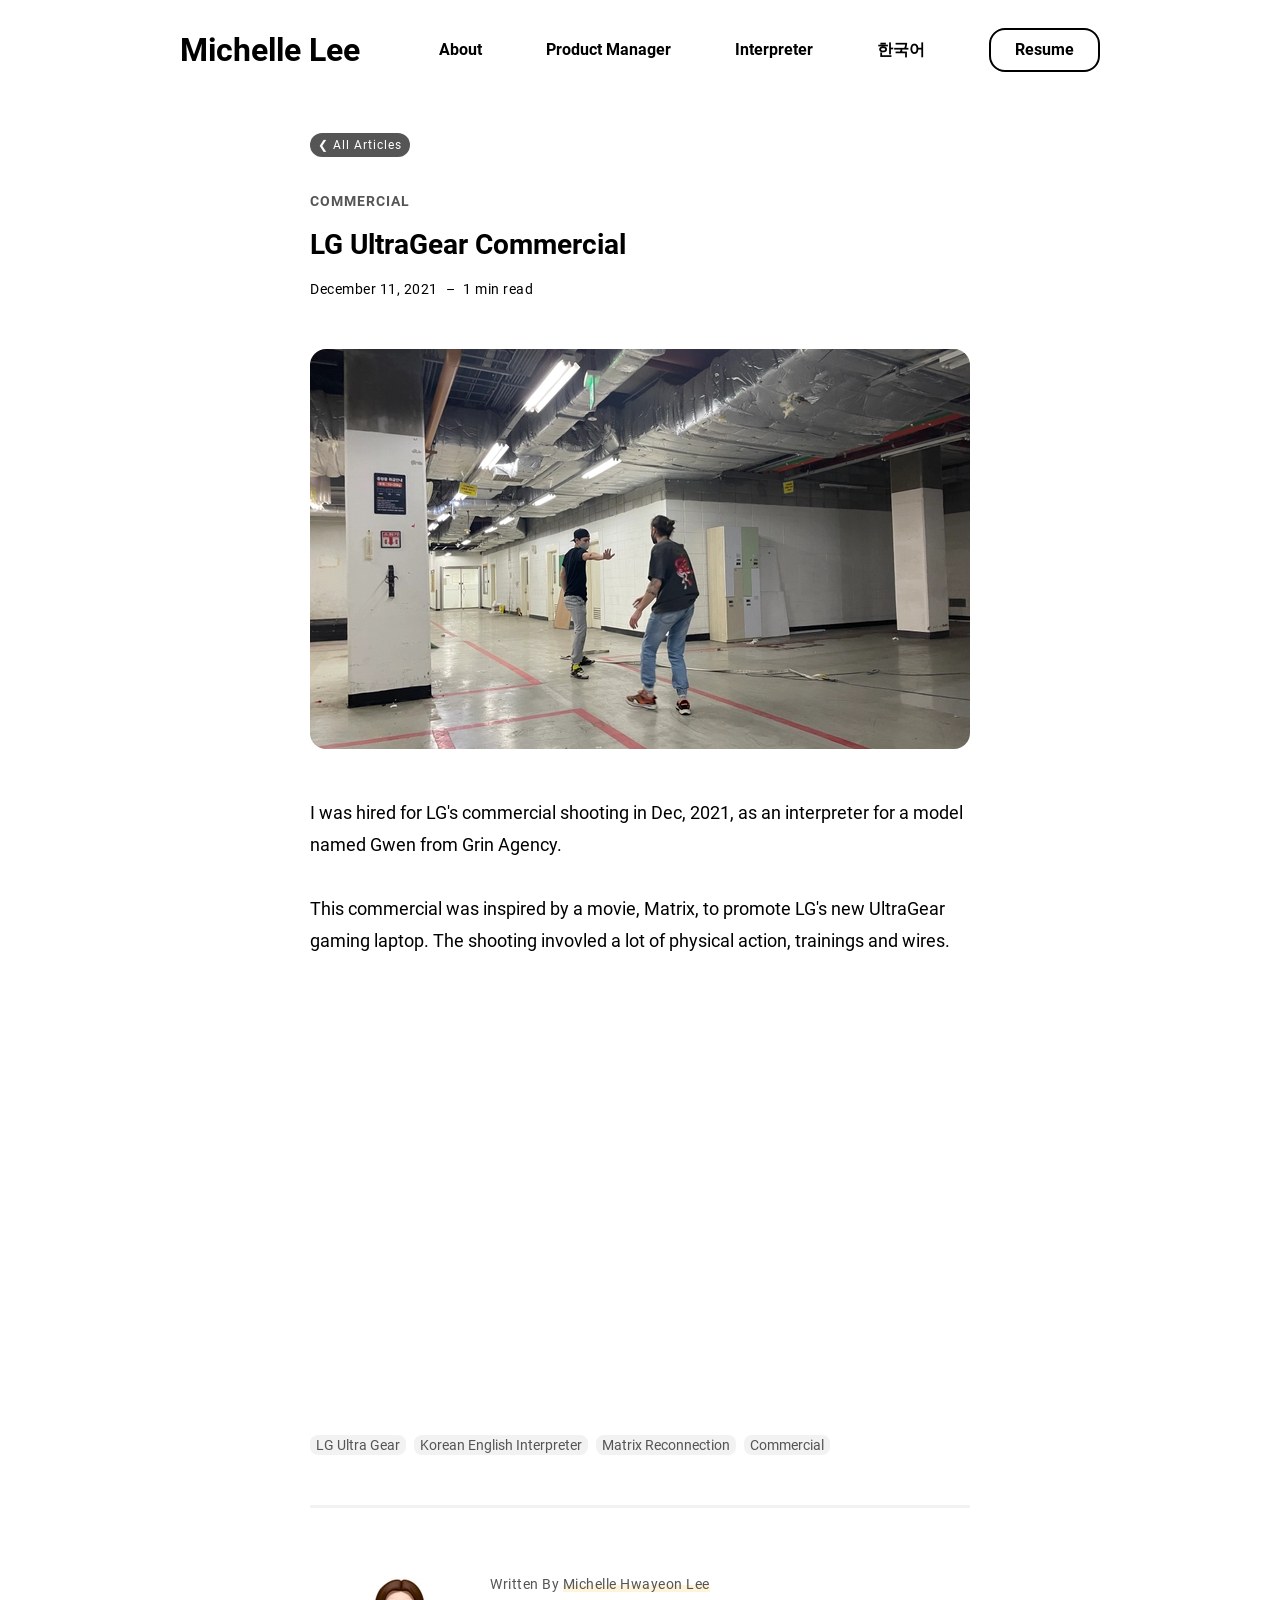
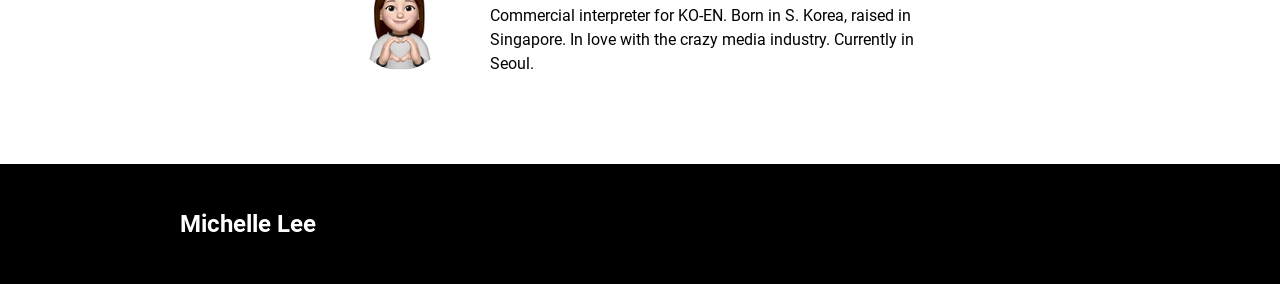
<file: lg_ultragear/index.html>
<!DOCTYPE html><html lang="en"><head><meta charSet="utf-8"/><meta http-equiv="x-ua-compatible" content="ie=edge"/><meta name="viewport" content="width=device-width, initial-scale=1, shrink-to-fit=no"/><meta name="theme-color" content="#000000"/><meta data-react-helmet="true" property="twitter:description" content="Interpretion for a model, Gwen, in LG UltraGear commercial"/><meta data-react-helmet="true" property="twitter:title" content="LG UltraGear Commercial"/><meta data-react-helmet="true" property="twitter:creator" content="Michelle Hwayeon Lee"/><meta data-react-helmet="true" property="twitter:card" content="summary"/><meta data-react-helmet="true" property="og:type" content="website"/><meta data-react-helmet="true" property="og:description" content="Interpretion for a model, Gwen, in LG UltraGear commercial"/><meta data-react-helmet="true" property="og:url" content="https://michellehylee.com/lg_ultragear/"/><meta data-react-helmet="true" property="og:site_name" content="LG UltraGear Commercial"/><meta data-react-helmet="true" property="og:title" content="LG UltraGear Commercial"/><meta data-react-helmet="true" name="description" content="Interpretion for a model, Gwen, in LG UltraGear commercial"/><meta name="generator" content="Gatsby 4.6.0"/><style data-href="/styles.53effa7b6a59b20890c6.css" data-identity="gatsby-global-css">@font-face{font-display:swap;font-family:Roboto;font-style:normal;font-weight:400;src:url(/static/roboto-cyrillic-ext-400-normal-493afe7ae8ecfe26880062706f9bc876.woff2) format("woff2"),url(/static/roboto-all-400-normal-376ea5d93f71583052f65de4e0c6a92c.woff) format("woff");unicode-range:U+0460-052f,U+1c80-1c88,U+20b4,U+2de0-2dff,U+a640-a69f,U+fe2e-fe2f}@font-face{font-display:swap;font-family:Roboto;font-style:normal;font-weight:400;src:url([data-uri]) format("woff2"),url(/static/roboto-all-400-normal-376ea5d93f71583052f65de4e0c6a92c.woff) format("woff");unicode-range:U+0400-045f,U+0490-0491,U+04b0-04b1,U+2116}@font-face{font-display:swap;font-family:Roboto;font-style:normal;font-weight:400;src:url([data-uri]) format("woff2"),url(/static/roboto-all-400-normal-376ea5d93f71583052f65de4e0c6a92c.woff) format("woff");unicode-range:U+1f??}@font-face{font-display:swap;font-family:Roboto;font-style:normal;font-weight:400;src:url([data-uri]) format("woff2"),url(/static/roboto-all-400-normal-376ea5d93f71583052f65de4e0c6a92c.woff) format("woff");unicode-range:U+0370-03ff}@font-face{font-display:swap;font-family:Roboto;font-style:normal;font-weight:400;src:url([data-uri]) format("woff2"),url(/static/roboto-all-400-normal-376ea5d93f71583052f65de4e0c6a92c.woff) format("woff");unicode-range:U+0102-0103,U+0110-0111,U+0128-0129,U+0168-0169,U+01a0-01a1,U+01af-01b0,U+1ea0-1ef9,U+20ab}@font-face{font-display:swap;font-family:Roboto;font-style:normal;font-weight:400;src:url(/static/roboto-latin-ext-400-normal-c3dcdbd5bb4d4af80817dc0edc1cd888.woff2) format("woff2"),url(/static/roboto-all-400-normal-376ea5d93f71583052f65de4e0c6a92c.woff) format("woff");unicode-range:U+0100-024f,U+0259,U+1e??,U+2020,U+20a0-20ab,U+20ad-20cf,U+2113,U+2c60-2c7f,U+a720-a7ff}@font-face{font-display:swap;font-family:Roboto;font-style:normal;font-weight:400;src:url(/static/roboto-latin-400-normal-4673b4537a84c7f7a130799aa6af329b.woff2) format("woff2"),url(/static/roboto-all-400-normal-376ea5d93f71583052f65de4e0c6a92c.woff) format("woff");unicode-range:U+00??,U+0131,U+0152-0153,U+02bb-02bc,U+02c6,U+02da,U+02dc,U+2000-206f,U+2074,U+20ac,U+2122,U+2191,U+2193,U+2212,U+2215,U+feff,U+fffd}@font-face{font-display:swap;font-family:Roboto;font-style:normal;font-weight:700;src:url(/static/roboto-cyrillic-ext-700-normal-b816cda3107bb21c87e131350878a58b.woff2) format("woff2"),url(/static/roboto-all-700-normal-ef6d1d09b20b877fee4ee89fde70755b.woff) format("woff");unicode-range:U+0460-052f,U+1c80-1c88,U+20b4,U+2de0-2dff,U+a640-a69f,U+fe2e-fe2f}@font-face{font-display:swap;font-family:Roboto;font-style:normal;font-weight:700;src:url([data-uri]) format("woff2"),url(/static/roboto-all-700-normal-ef6d1d09b20b877fee4ee89fde70755b.woff) format("woff");unicode-range:U+0400-045f,U+0490-0491,U+04b0-04b1,U+2116}@font-face{font-display:swap;font-family:Roboto;font-style:normal;font-weight:700;src:url([data-uri]) format("woff2"),url(/static/roboto-all-700-normal-ef6d1d09b20b877fee4ee89fde70755b.woff) format("woff");unicode-range:U+1f??}@font-face{font-display:swap;font-family:Roboto;font-style:normal;font-weight:700;src:url([data-uri]) format("woff2"),url(/static/roboto-all-700-normal-ef6d1d09b20b877fee4ee89fde70755b.woff) format("woff");unicode-range:U+0370-03ff}@font-face{font-display:swap;font-family:Roboto;font-style:normal;font-weight:700;src:url([data-uri]) format("woff2"),url(/static/roboto-all-700-normal-ef6d1d09b20b877fee4ee89fde70755b.woff) format("woff");unicode-range:U+0102-0103,U+0110-0111,U+0128-0129,U+0168-0169,U+01a0-01a1,U+01af-01b0,U+1ea0-1ef9,U+20ab}@font-face{font-display:swap;font-family:Roboto;font-style:normal;font-weight:700;src:url(/static/roboto-latin-ext-700-normal-bcf37d666ce10b3556cd04b17d96d68d.woff2) format("woff2"),url(/static/roboto-all-700-normal-ef6d1d09b20b877fee4ee89fde70755b.woff) format("woff");unicode-range:U+0100-024f,U+0259,U+1e??,U+2020,U+20a0-20ab,U+20ad-20cf,U+2113,U+2c60-2c7f,U+a720-a7ff}@font-face{font-display:swap;font-family:Roboto;font-style:normal;font-weight:700;src:url(/static/roboto-latin-700-normal-0682ca7f74351d42bf73ed1e95572bfe.woff2) format("woff2"),url(/static/roboto-all-700-normal-ef6d1d09b20b877fee4ee89fde70755b.woff) format("woff");unicode-range:U+00??,U+0131,U+0152-0153,U+02bb-02bc,U+02c6,U+02da,U+02dc,U+2000-206f,U+2074,U+20ac,U+2122,U+2191,U+2193,U+2212,U+2215,U+feff,U+fffd}

/*! normalize.css v8.0.1 | MIT License | github.com/necolas/normalize.css */html{-webkit-text-size-adjust:100%;line-height:1.15}body{margin:0}main{display:block}h1{font-size:2em;margin:.67em 0}hr{box-sizing:content-box;height:0;overflow:visible}pre{font-family:monospace,monospace;font-size:1em}a{background-color:transparent}abbr[title]{border-bottom:none;text-decoration:underline;text-decoration:underline dotted}b,strong{font-weight:bolder}code,kbd,samp{font-family:monospace,monospace;font-size:1em}small{font-size:80%}sub,sup{font-size:75%;line-height:0;position:relative;vertical-align:baseline}sub{bottom:-.25em}sup{top:-.5em}img{border-style:none}button,input,optgroup,select,textarea{font-family:inherit;font-size:100%;line-height:1.15;margin:0}button,input{overflow:visible}button,select{text-transform:none}[type=button],[type=reset],[type=submit],button{-webkit-appearance:button}[type=button]::-moz-focus-inner,[type=reset]::-moz-focus-inner,[type=submit]::-moz-focus-inner,button::-moz-focus-inner{border-style:none;padding:0}[type=button]:-moz-focusring,[type=reset]:-moz-focusring,[type=submit]:-moz-focusring,button:-moz-focusring{outline:1px dotted ButtonText}fieldset{padding:.35em .75em .625em}legend{box-sizing:border-box;color:inherit;display:table;max-width:100%;padding:0;white-space:normal}progress{vertical-align:baseline}textarea{overflow:auto}[type=checkbox],[type=radio]{box-sizing:border-box;padding:0}[type=number]::-webkit-inner-spin-button,[type=number]::-webkit-outer-spin-button{height:auto}[type=search]{-webkit-appearance:textfield;outline-offset:-2px}[type=search]::-webkit-search-decoration{-webkit-appearance:none}::-webkit-file-upload-button{-webkit-appearance:button;font:inherit}details{display:block}summary{display:list-item}[hidden],template{display:none}:root{--breakpoint-xs:480px;--breakpoint-sm:768px;--breakpoint-md:992px;--breakpoint-lg:1200px;--border-radius:1rem;--page-width:62.5rem;--page-padding:0 2.5rem;--header-height:6.25rem;--footer-height:7.5rem}*{box-sizing:border-box}html{scroll-behavior:smooth}body,html{height:100%;width:100%}body{text-rendering:optimizeLegibility;background-color:var(--background-color);color:var(--text-color);font-family:var(--base-font);font-size:1rem;font-weight:400;line-height:1.5rem}body.fixed{overflow:hidden;position:fixed}a{-webkit-text-decoration-skip:ink;color:var(--subtext-color);cursor:pointer;display:inline-block;text-decoration:none;text-decoration-skip-ink:auto}a:hover{outline:0}a:focus{outline-color:var(--subtext-color);outline-style:dotted;outline-width:2px}h1{color:var(--primary-color);font-size:1.75rem;font-weight:700;line-height:2rem;margin:1rem 0}h2{font-size:1.625rem}h2,h3{color:var(--primary-color);font-weight:700;line-height:2rem;margin:2rem 0 1rem}h3{font-size:1.375rem}h4{color:var(--primary-color);font-size:1.125rem;font-weight:700;line-height:2rem;margin:2rem 0 1rem}hr{border-width:.05rem;color:var(--tertiary-color);margin:3rem auto;opacity:.1}u{box-shadow:inset 0 -.5em 0 var(--secondary-color);text-decoration:none;transition:box-shadow .3s ease-out}u:hover{box-shadow:inset 0 -1em 0 var(--secondary-color)}#___gatsby,#gatsby-focus-wrapper{height:100%;width:100%}@media screen and (prefers-reduced-motion:reduce){html{scroll-behavior:auto}}body[data-theme=lightTheme]{--primary-color:#000;--secondary-color:#fff4d9;--tertiary-color:#f2f2f2;--text-color:#000;--subtext-color:#555;--background-color:#fff;--card-background-color:#fff;--scroll-bar-color:rgba(0,0,0,.5);--box-shadow-color:rgba(0,0,0,.16);--box-shadow-hover-color:rgba(0,0,0,.32);--base-font:"Roboto",Arial,sans-serif}body[data-theme=darkTheme]{--primary-color:#fafafa;--secondary-color:#341677;--tertiary-color:#252525;--text-color:hsla(0,0%,100%,.87);--subtext-color:#aaa;--background-color:#121212;--card-background-color:#1c1c1c;--scroll-bar-color:hsla(0,0%,100%,.5);--box-shadow-color:rgba(0,0,0,.16);--box-shadow-hover-color:rgba(0,0,0,.32);--base-font:"Roboto",Arial,sans-serif}.style-module--Logo--xzURL{color:var(--primary-color);-webkit-filter:none!important;filter:none!important;font-size:1.75rem;font-weight:900;pointer-events:auto!important;position:relative;-webkit-user-select:auto!important;-ms-user-select:auto!important;user-select:auto!important;z-index:13}@-webkit-keyframes fadeIn{0%{opacity:0}to{opacity:1}}@keyframes fadeIn{0%{opacity:0}to{opacity:1}}@-webkit-keyframes fadeOut{0%{opacity:1}to{opacity:0}}@keyframes fadeOut{0%{opacity:1}to{opacity:0}}@-webkit-keyframes fadeUp{0%{opacity:0;-webkit-transform:translateY(20px);transform:translateY(20px)}to{opacity:1;-webkit-transform:translateY(0);transform:translateY(0)}}@keyframes fadeUp{0%{opacity:0;-webkit-transform:translateY(20px);transform:translateY(20px)}to{opacity:1;-webkit-transform:translateY(0);transform:translateY(0)}}@-webkit-keyframes fadeDown{0%{opacity:0;-webkit-transform:translateY(-20px);transform:translateY(-20px)}to{opacity:1;-webkit-transform:translateY(0);transform:translateY(0)}}@keyframes fadeDown{0%{opacity:0;-webkit-transform:translateY(-20px);transform:translateY(-20px)}to{opacity:1;-webkit-transform:translateY(0);transform:translateY(0)}}@-webkit-keyframes fadeLeft{0%{opacity:0;-webkit-transform:translateX(20px);transform:translateX(20px)}to{opacity:1;-webkit-transform:translateX(0);transform:translateX(0)}}@keyframes fadeLeft{0%{opacity:0;-webkit-transform:translateX(20px);transform:translateX(20px)}to{opacity:1;-webkit-transform:translateX(0);transform:translateX(0)}}@-webkit-keyframes scaleIn{0%{opacity:0;-webkit-transform:scaleY(0);transform:scaleY(0)}to{opacity:1;-webkit-transform:scaleY(1);transform:scaleY(1)}}@keyframes scaleIn{0%{opacity:0;-webkit-transform:scaleY(0);transform:scaleY(0)}to{opacity:1;-webkit-transform:scaleY(1);transform:scaleY(1)}}@-webkit-keyframes reduceHeight{0%{height:100%}to{height:0%}}@keyframes reduceHeight{0%{height:100%}to{height:0%}}@-webkit-keyframes waving-hand{0%{-webkit-transform:rotate(0deg);transform:rotate(0deg)}10%{-webkit-transform:rotate(14deg);transform:rotate(14deg)}20%{-webkit-transform:rotate(-8deg);transform:rotate(-8deg)}30%{-webkit-transform:rotate(14deg);transform:rotate(14deg)}40%{-webkit-transform:rotate(-4deg);transform:rotate(-4deg)}50%{-webkit-transform:rotate(10deg);transform:rotate(10deg)}60%{-webkit-transform:rotate(0deg);transform:rotate(0deg)}to{-webkit-transform:rotate(0deg);transform:rotate(0deg)}}@keyframes waving-hand{0%{-webkit-transform:rotate(0deg);transform:rotate(0deg)}10%{-webkit-transform:rotate(14deg);transform:rotate(14deg)}20%{-webkit-transform:rotate(-8deg);transform:rotate(-8deg)}30%{-webkit-transform:rotate(14deg);transform:rotate(14deg)}40%{-webkit-transform:rotate(-4deg);transform:rotate(-4deg)}50%{-webkit-transform:rotate(10deg);transform:rotate(10deg)}60%{-webkit-transform:rotate(0deg);transform:rotate(0deg)}to{-webkit-transform:rotate(0deg);transform:rotate(0deg)}}.style-module--SplashScreen--vXOkg{align-items:center;background-color:var(--primary-color);display:flex;height:100%;justify-content:center;left:0;position:fixed;top:0;width:100%;z-index:900}.style-module--LogoWrapper--BA0Hc{align-items:center;display:flex;height:4rem;justify-content:center;position:relative;width:auto}.style-module--Backdrop--IqgMA{background-color:var(--primary-color);height:100%;left:0;position:absolute;top:0;width:100%;z-index:1000}.style-module--Footer--pX9BK{align-items:center;background:var(--primary-color);border-top:none;display:flex;flex-direction:row;height:auto;margin-top:2rem;min-height:var(--footer-height);width:100%}.style-module--ContentWrapper--6BjK8{align-items:center;display:flex;flex-direction:row;height:100%;justify-content:space-between;margin:0 auto;max-width:var(--page-width);padding:var(--page-padding);width:100%}.style-module--Links--Lg8lq{display:flex;flex-direction:row;justify-content:space-between;width:auto}.style-module--Links--Lg8lq a{color:var(--background-color);font-size:.875rem;font-weight:700;letter-spacing:1px;margin-right:2rem;text-transform:uppercase}.style-module--Links--Lg8lq a:last-child{margin-right:0}@media (min-width:768px){.style-module--Links--Lg8lq a{margin-right:4rem}}.style-module--Header--mZOzg{align-items:center;background:var(--background-color);display:flex;flex-direction:row;height:auto;min-height:var(--header-height);width:100%}.style-module--ContentWrapper --XYxH4{align-items:center;display:flex;height:100%;justify-content:space-between;margin:0 auto;max-width:var(--page-width);padding:var(--page-padding);width:100%}.style-module--Burger--GrdOa{background:transparent;border:none;cursor:pointer;display:flex;flex-direction:column;height:2rem;justify-content:space-around;padding:0;width:2rem;z-index:12}.style-module--Burger--GrdOa:focus{outline:none}.style-module--Burger--GrdOa div{background:var(--primary-color);border-radius:.625rem;height:.25rem;position:relative;-webkit-transform-origin:1px;transform-origin:1px;transition:all .3s ease-in-out;width:2rem}.style-module--Burger--GrdOa div:first-child{-webkit-transform:rotate(0);transform:rotate(0)}.style-module--Burger--GrdOa div:nth-child(2){opacity:1;-webkit-transform:translateX(0);transform:translateX(0)}.style-module--Burger--GrdOa div:nth-child(3){-webkit-transform:rotate(0);transform:rotate(0)}.style-module--TopNavigationBar--V0syT{align-items:center;background:var(--background-color);display:flex;justify-content:space-between;width:auto}.style-module--TopNavigationBar--V0syT a{color:var(--primary-color);font-size:1rem;font-weight:700;margin-right:4rem;padding:0;position:relative;text-align:center}.style-module--TopNavigationBar--V0syT a:last-child{margin-right:0}.style-module--TopNavigationBar--V0syT a.style-module--NavLink--lBAYL:before{background-color:var(--primary-color);bottom:-.125rem;content:"";height:.1563rem;position:absolute;transition:.2s ease-out;width:0}.style-module--TopNavigationBar--V0syT a.style-module--NavLink--lBAYL:hover:before{width:100%}.style-module--TopNavigationBar--V0syT a.style-module--CtaButton--z3hq0{background:var(--background-color);border:.125rem solid var(--primary-color);border-radius:var(--border-radius);height:auto;padding:.5rem 1.5rem;transition:20ms ease-out;width:auto}.style-module--TopNavigationBar--V0syT a.style-module--CtaButton--z3hq0:hover{background:var(--primary-color);color:var(--background-color)}.style-module--SideBarWrapper--5xUjZ{bottom:0;display:block;height:100vh;outline:0;position:fixed;right:0;top:0;-webkit-transform:translateX(100%);transform:translateX(100%);transition:all .3s ease-in-out;visibility:hidden;width:100%;z-index:10}.style-module--SideNavigationBar--V6e\+O{background:var(--background-color);display:flex;flex-direction:column;height:100vh;justify-content:center;margin-left:auto;padding:2rem;position:relative;right:0;text-align:left;width:55%}.style-module--SideNavigationBar--V6e\+O a{color:var(--primary-color);font-size:1.5rem;font-weight:700;padding:1.5rem 0;text-align:center}.style-module--SideNavigationBar--V6e\+O a.style-module--CtaButton--z3hq0{background:var(--background-color);border:.125rem solid var(--primary-color);border-radius:var(--border-radius);height:auto;margin:1.5rem auto;padding:1rem 1.5rem;width:auto}.style-module--SideBarBackdrop--\+0cBv{background:rgba(0,0,0,.3);display:none;height:100%;left:0;position:fixed;top:0;transition:all .3s ease-in-out;width:100%;z-index:9}.style-module--Blurred--8gPkd footer,.style-module--Blurred--8gPkd main{-webkit-filter:blur(5px);filter:blur(5px);overflow:hidden;pointer-events:none;transition:all .3s ease-out;-webkit-user-select:none;-ms-user-select:none;user-select:none}.CookieConsent{align-items:center;background:var(--primary-color);border-radius:var(--border-radius);color:var(--background-color);display:flex;flex-direction:column;justify-content:space-between;margin:0 auto;max-width:var(--page-width);padding:1rem 2rem;width:90%}.CookieConsent button{background-color:var(--primary-color);border:2px solid var(--background-color);border-radius:var(--border-radius);color:var(--background-color);font-size:.875rem;font-weight:700;height:3rem;margin:0 1rem 0 0;outline:none;padding:1rem;text-align:center;text-decoration:none;text-transform:uppercase;width:8rem}.CookieConsent button:active,.CookieConsent button:focus,.CookieConsent button:hover{cursor:pointer;outline:none}.CookieConsent button#confirm{background-color:var(--background-color);border:none;color:var(--primary-color);margin:0}@media (min-width:992px){.CookieConsent{flex-direction:row}}.style-module--CookieBar--kxAGJ{bottom:1rem;left:0;margin:0;position:fixed;width:100%;z-index:999}.style-module--Layout--s6yp3{display:grid;grid-template-columns:100%;grid-template-rows:auto 1fr auto;margin:0 auto;min-height:100%;width:100%}.style-module--Layout--s6yp3 main{margin-top:2rem}.style-module--Section--HYcY6{background:var(--background-color);height:auto;scroll-margin-top:60px;width:100%}.style-module--Section--HYcY6 .style-module--Heading--LAAvY{font-size:1.75rem;line-height:2.25rem;margin:0 0 2rem}.style-module--ContentWrapper --Nt3lH{height:100%;margin:0 auto 8rem;max-width:var(--page-width);padding:var(--page-padding);width:100%}.style-module--AuthorSnippet--fHN99{align-items:flex-start;display:flex;flex-direction:column;justify-content:space-between;max-width:660px;padding:0;width:100%}.style-module--AuthorSnippet--fHN99 .style-module--Avatar--HiziA{border-radius:50%;height:100px;width:100px}.style-module--AuthorSnippet--fHN99 .style-module--Description--G71wk{margin-top:1rem;width:100%}.style-module--AuthorSnippet--fHN99 .style-module--WrittenBy--GBoAA{color:var(--subtext-color);font-size:.875rem;letter-spacing:.5px}.style-module--AuthorSnippet--fHN99 .style-module--Bio--L9jdK{margin:.5rem 0}@media screen and (min-width:768px){.style-module--AuthorSnippet--fHN99{align-items:center;flex-direction:row;justify-content:space-between;padding:var(--page-padding)}.style-module--AuthorSnippet--fHN99 .style-module--Description--G71wk{max-width:27.5rem;width:100%}}.style-module--Breadcrumb--FUh7R{background-color:var(--subtext-color);border-radius:var(--border-radius);display:inline-block;font-size:12px;font-weight:400;margin-bottom:2rem;padding:0 .5rem}.style-module--Breadcrumb--FUh7R a{letter-spacing:1px}.style-module--Breadcrumb--FUh7R .style-module--BackArrow--92zoa,.style-module--Breadcrumb--FUh7R a{color:var(--background-color)}.style-module--Breadcrumb--FUh7R .style-module--BackArrow--92zoa{margin-right:.25rem}.style-module--Article--pFdyf{height:100%;margin:0 auto;max-width:740px;padding:var(--page-padding);width:100%}.style-module--Article--pFdyf .style-module--Banner--y9rID,.style-module--Article--pFdyf .style-module--Body--nax22,.style-module--Article--pFdyf .style-module--Footer--1Aj9z,.style-module--Article--pFdyf .style-module--Header--H6-D9{margin-bottom:3rem}.style-module--Article--pFdyf .style-module--Category--1CoYz{color:var(--subtext-color);display:block;font-size:.875rem;font-weight:700;letter-spacing:1px;text-transform:uppercase}.style-module--Article--pFdyf .style-module--Details--kmdiu{font-size:.875rem;letter-spacing:.5px}.style-module--Article--pFdyf .style-module--ReadingTime--RSBki{margin-left:.5rem}.style-module--Article--pFdyf .style-module--ReadingTime--RSBki:before{content:"–";margin-right:.5rem}.style-module--Article--pFdyf .style-module--BannerImage--ccjd3{border-radius:var(--border-radius);margin-bottom:0}.style-module--Article--pFdyf .style-module--BannerCaption--VRhK6{display:block;font-size:.875rem;letter-spacing:.5px;text-align:center}.style-module--Article--pFdyf .style-module--Body--nax22 .style-module--Content--pkA2h{font-size:1.125rem;line-height:2rem;margin-bottom:3rem}.style-module--Article--pFdyf .style-module--Body--nax22 .style-module--Keyword--miw0l{background-color:var(--tertiary-color);border-radius:.5rem;color:var(--subtext-color);font-size:.875rem;margin-right:.5rem;padding:.125rem .375rem}.style-module--Article--pFdyf .style-module--Footer--1Aj9z{border-top:3px solid var(--tertiary-color);padding-top:3rem}.style-module--SlideContainer--YL8oD{-webkit-overflow-scrolling:touch;margin:0 -2.5rem;overflow-x:auto;overflow-y:hidden;padding:var(--page-padding);padding-bottom:.5rem;white-space:nowrap}.style-module--SlideContainer--YL8oD::-webkit-scrollbar{display:none}@media (hover:hover){.style-module--SlideContainer--YL8oD{scrollbar-color:var(--scroll-bar-color)}.style-module--SlideContainer--YL8oD::-webkit-scrollbar{-webkit-appearance:none;display:block}.style-module--SlideContainer--YL8oD::-webkit-scrollbar:horizontal{height:.8rem}.style-module--SlideContainer--YL8oD::-webkit-scrollbar-thumb{background-color:var(--scroll-bar-color);border:.2rem solid var(--background-color);border-radius:8px}.style-module--SlideContainer--YL8oD::-webkit-scrollbar-track{background-color:var(--background-color);border-radius:8px}}.style-module--Profile--yX-7v{background:var(--background-color);background:linear-gradient(to right,var(--primary-color) 50%,var(--background-color) 50%);background-position:100% 100%;background-size:205% 100%;border:.125rem solid var(--primary-color);border-radius:var(--border-radius);color:var(--primary-color);font-size:1rem;height:auto;margin-right:.5rem;padding:.3rem 1.25rem;transition:all .1s ease-out;width:auto}.style-module--Profile--yX-7v:hover{background-position:0 100%;color:var(--background-color)}.style-module--Profile--yX-7v svg{height:1rem;margin-bottom:-.05rem;margin-right:.25rem;width:1rem}.style-module--Profile--yX-7v:hover svg{-webkit-filter:invert(1);filter:invert(1)}@media (min-width:768px){.style-module--Profile--yX-7v{margin-right:1rem}}.style-module--Hero--Evv0u{display:flex;flex-direction:column;justify-content:center;min-height:50vh}.style-module--Hero--Evv0u .style-module--Title--Twdkw{font-size:2rem;font-weight:700;line-height:2.375rem;margin:0 0 1.5rem}.style-module--Hero--Evv0u .style-module--Subtitle--qhIz8{font-size:1.25rem;font-weight:700;line-height:1.5rem;margin:-.5rem 0 0}.style-module--Hero--Evv0u p{font-size:1.125rem;margin-bottom:2rem}.style-module--Intro--agHzQ{align-items:center;display:flex;justify-content:flex-start}.style-module--ImagePrefix--bcT3l{color:var(--primary-color);display:inline-block;font-size:2rem;font-weight:700;line-height:3rem}.style-module--Image--jVafd{display:inline-block;height:36px;margin-left:1rem;-webkit-transform-origin:70% 70%;transform-origin:70% 70%;width:36px}@media (min-width:768px){.style-module--Hero--Evv0u .style-module--Title--Twdkw{font-size:2.625rem;line-height:4rem;margin-bottom:0}.style-module--Hero--Evv0u .style-module--Subtitle--qhIz8{font-size:2rem;line-height:3rem}.style-module--ImagePrefix--bcT3l{font-size:2.625rem;line-height:4rem}.style-module--Image--jVafd{height:48px;width:48px}}.style-module--Card--xmHd-{background:var(--card-color);border-radius:var(--border-radius);box-shadow:0 5px 15px var(--box-shadow-color);display:inline-flex;flex-direction:column;height:auto;justify-content:space-around;margin:1rem 2.5rem 2rem 0;min-height:12rem;transition:box-shadow .3s ease-out;white-space:normal;width:16.25rem}.style-module--Card--xmHd-:hover{box-shadow:0 5px 15px var(--box-shadow-hover-color)}.style-module--Card--xmHd- .style-module--Banner--1AHea{background:var(--tertiary-color);border-top-left-radius:var(--border-radius);border-top-right-radius:var(--border-radius);height:5rem}.style-module--Card--xmHd- .style-module--ImageWrapper--UDAGh{height:100%;max-height:5rem}.style-module--Card--xmHd- .style-module--Image--Q-EOT{border-top-left-radius:var(--border-radius);border-top-right-radius:var(--border-radius)}.style-module--Card--xmHd- .style-module--DescriptionWrapper--X4Z6Q{display:flex;flex-direction:column;height:auto;justify-content:center;padding:2rem 1rem}.style-module--Card--xmHd- .style-module--Category--7rkhy{color:var(--primary-color);font-weight:700;letter-spacing:1px;text-transform:uppercase}.style-module--Card--xmHd- .style-module--Title--3nDZX{font-size:1rem;font-weight:400;line-height:1.5rem;margin:.25rem 0}.style-module--Card--xmHd- .style-module--Details--W6Sx5{color:var(--subtext-color);font-size:.75rem;letter-spacing:.5px}.style-module--Card--xmHd- .style-module--ReadingTime--oDks7{margin-left:.25rem}.style-module--Card--xmHd- .style-module--ReadingTime--oDks7:before{content:"–";margin-right:.25rem}.style-module--Articles--RF2oE{align-items:center;display:flex;flex-direction:row;justify-content:flex-start}.style-module--About--D2YAT{display:flex;flex-direction:column;justify-content:space-between}.style-module--About--D2YAT .style-module--Description--LgGZH{margin-bottom:3rem;max-width:31.25rem;width:100%}.style-module--About--D2YAT .style-module--ImageWrapper--pBujx{max-width:18rem;width:100%}.style-module--About--D2YAT .style-module--Image--V-O8y{border-radius:var(--border-radius);box-shadow:0 0 2.5rem rgba(0,0,0,.16);-webkit-filter:grayscale(20%) contrast(1) brightness(90%);filter:grayscale(20%) contrast(1) brightness(90%)}@media (min-width:768px){.style-module--About--D2YAT{flex-direction:row;justify-content:space-between}.style-module--About--D2YAT .style-module--Description--LgGZH{margin-bottom:0;margin-right:3rem}.style-module--About--D2YAT .style-module--ImageWrapper--pBujx{margin-top:-2rem}}.style-module--Button--grH1j{background-color:var(--primary-color);border:none;border-radius:var(--border-radius);color:var(--background-color);display:inline-block;font-size:1rem;font-weight:700;height:100%;margin:0 auto;max-width:15.625rem;padding:.8rem 1.5rem;text-align:center;text-decoration:none;width:100%}.style-module--Button--grH1j:active,.style-module--Button--grH1j:hover{cursor:pointer;outline:none}.style-module--Button--grH1j:focus{outline-color:var(--subtext-color);outline-style:dotted;outline-width:2px}.style-module--Listing--UuymE{align-items:stretch;display:flex;flex-direction:row;flex-wrap:wrap;justify-content:flex-start}.style-module--Filter--MTd\+O{margin-bottom:3rem}.style-module--Filter--MTd\+O .style-module--Options--NRW7S{margin-top:1rem}.style-module--Filter--MTd\+O .style-module--Option--g7uSm{border:2px solid var(--subtext-color);border-radius:var(--border-radius);color:var(--subtext-color);cursor:pointer;display:inline-block;font-size:.875rem;font-weight:400;height:2.3125rem;line-height:2.2rem;margin-right:1rem;padding:0 1.5rem;width:auto}.style-module--Filter--MTd\+O .style-module--Option--g7uSm.style-module--Selected--8xZTc{border-color:var(--primary-color);color:var(--primary-color);font-weight:700}.style-module--LoadMore--i0wHR{margin-top:3rem;text-align:center}@media (hover:hover){.style-module--Filter--MTd\+O .style-module--Option--g7uSm:active,.style-module--Filter--MTd\+O .style-module--Option--g7uSm:hover{border-color:var(--primary-color);color:var(--primary-color);font-weight:700}}.style-module--Interests--PTs7f{-webkit-column-gap:1rem;column-gap:1rem;display:grid;grid-auto-flow:row;grid-template-columns:repeat(1,17.5rem);row-gap:1rem}.style-module--Interest--S-1PG{align-items:center;background:var(--card-background-color);border:.125rem solid var(--primary-color);border-radius:var(--border-radius);display:inline-flex;height:3rem;justify-content:flex-start;padding:1rem;width:17.5rem}.style-module--Interests--PTs7f button{max-width:17.5rem}.style-module--Interest--S-1PG .style-module--Icon--S2\+P5{margin-right:.5rem}@media (min-width:600px){.style-module--Interests--PTs7f{grid-template-columns:repeat(2,15.625rem)}.style-module--Interest--S-1PG{width:15.625rem}.style-module--Interests--PTs7f button{max-width:15.625rem}}@media (min-width:880px){.style-module--Interests--PTs7f{grid-template-columns:repeat(3,15.625rem)}}.style-module--Project--bSesc{align-items:center;display:flex;flex-direction:column-reverse;flex-shrink:0;justify-content:flex-end;margin-bottom:2rem;margin-top:3rem;max-width:20rem;padding-right:2.5rem;white-space:normal}.style-module--Project--bSesc .style-module--Details--8i8Oa{display:flex;flex-direction:column;margin-top:3rem;max-width:25rem;width:100%}.style-module--Project--bSesc .style-module--Details--8i8Oa .style-module--Category--8wNOB{font-size:.875rem;letter-spacing:1px;line-height:1rem;text-transform:uppercase}.style-module--Project--bSesc .style-module--Details--8i8Oa .style-module--Title--hQGtV{font-size:1.375rem;font-weight:700;line-height:1.625rem;margin-bottom:.625rem;margin-top:.625rem}.style-module--Project--bSesc .style-module--Details--8i8Oa .style-module--Tags--15NuW{display:flex;flex-wrap:wrap;line-height:1.2rem;margin-top:1.5rem}.style-module--Project--bSesc .style-module--Details--8i8Oa .style-module--Tags--15NuW span{margin-bottom:1rem;margin-right:1rem}.style-module--Project--bSesc .style-module--Details--8i8Oa .style-module--Links--dgKuy{align-items:center;display:flex;justify-content:flex-start;margin-top:1rem;width:100%}.style-module--Project--bSesc .style-module--Details--8i8Oa .style-module--Links--dgKuy a{display:inline-block;margin-right:2rem}.style-module--Project--bSesc .style-module--Details--8i8Oa .style-module--Links--dgKuy svg{height:1.3rem;transition:all .3s ease-out;width:1.3rem}.style-module--Project--bSesc .style-module--Details--8i8Oa .style-module--Links--dgKuy svg:hover{fill:var(--primary-color)}.style-module--Project--bSesc .style-module--ProjectImageWrapper--Zo9iV{border-radius:var(--border-radius);box-shadow:0 0 2.5rem var(--box-shadow-color);height:15rem;max-width:25rem;transition:all .3s ease-out;width:100%}.style-module--Project--bSesc .style-module--ProjectImageWrapper--Zo9iV:hover{box-shadow:0 0 2.5rem var(--box-shadow-hover-color);-webkit-transform:translate3d(0,-.125rem,0);transform:translate3d(0,-.125rem,0)}.style-module--Project--bSesc .style-module--ProjectImage--ju6ZI{border-radius:var(--border-radius)}@media (min-width:480px){.style-module--Project--bSesc{max-width:25rem;padding-right:5rem}}@media (min-width:992px){.style-module--Project--bSesc{flex-direction:row;flex-shrink:1;justify-content:space-between;margin-bottom:8rem;max-width:62.5rem;padding-right:0}.style-module--Project--bSesc .style-module--Details--8i8Oa{margin-top:0}.style-module--Project--bSesc .style-module--ProjectImageWrapper--Zo9iV{height:18.75rem}}.style-module--Projects--pBlNb{display:flex;flex-direction:row;margin-top:-2rem}.style-module--MoreProjects--BjdQw{margin-top:4rem;text-align:center}@media (min-width:992px){.style-module--Projects--pBlNb{flex-direction:column;margin-top:0}.style-module--MoreProjects--BjdQw{margin-top:0}}.style-module--Contact--HG\+De{max-width:45rem;width:100%}.style-module--Contact--HG\+De .style-module--Description--h66q4{margin-bottom:0;margin-top:0}.style-module--Contact--HG\+De .style-module--Profile--OwryU{display:flex;flex-direction:column;justify-content:flex-start;margin-bottom:2rem;margin-top:3rem}.style-module--Contact--HG\+De .style-module--Profile--OwryU .style-module--Avatar---aTHW{border-radius:50%;margin-bottom:2rem;margin-right:4rem;max-width:8.75rem;width:100%}.style-module--Contact--HG\+De .style-module--Profile--OwryU .style-module--ContactDetails--cNpIa{font-size:1.125rem;line-height:2rem}.style-module--Contact--HG\+De .style-module--Profile--OwryU .style-module--ContactDetails--cNpIa .style-module--Name--gkj6S{font-weight:700}@media (min-width:768px){.style-module--Contact--HG\+De .style-module--Profile--OwryU{align-items:center;flex-direction:row;margin-bottom:3rem}.style-module--Contact--HG\+De .style-module--Profile--OwryU .style-module--Avatar---aTHW{margin-bottom:0}}</style><title data-react-helmet="true">LG UltraGear Commercial · Portfolio Minimal</title><style>.gatsby-image-wrapper{position:relative;overflow:hidden}.gatsby-image-wrapper picture.object-fit-polyfill{position:static!important}.gatsby-image-wrapper img{bottom:0;height:100%;left:0;margin:0;max-width:none;padding:0;position:absolute;right:0;top:0;width:100%;object-fit:cover}.gatsby-image-wrapper [data-main-image]{opacity:0;transform:translateZ(0);transition:opacity .25s linear;will-change:opacity}.gatsby-image-wrapper-constrained{display:inline-block;vertical-align:top}</style><noscript><style>.gatsby-image-wrapper noscript [data-main-image]{opacity:1!important}.gatsby-image-wrapper [data-placeholder-image]{opacity:0!important}</style></noscript><script type="module">const e="undefined"!=typeof HTMLImageElement&&"loading"in HTMLImageElement.prototype;e&&document.body.addEventListener("load",(function(e){if(void 0===e.target.dataset.mainImage)return;if(void 0===e.target.dataset.gatsbyImageSsr)return;const t=e.target;let a=null,n=t;for(;null===a&&n;)void 0!==n.parentNode.dataset.gatsbyImageWrapper&&(a=n.parentNode),n=n.parentNode;const o=a.querySelector("[data-placeholder-image]"),r=new Image;r.src=t.currentSrc,r.decode().catch((()=>{})).then((()=>{t.style.opacity=1,o&&(o.style.opacity=0,o.style.transition="opacity 500ms linear")}))}),!0);</script><link rel="sitemap" type="application/xml" href="/sitemap/sitemap-index.xml"/><link rel="icon" href="/favicon-32x32.png?v=df8be86322bd2501e475767df9a26b2b" type="image/png"/><link rel="manifest" href="/manifest.webmanifest" crossorigin="anonymous"/><link rel="apple-touch-icon" sizes="48x48" href="/icons/icon-48x48.png?v=df8be86322bd2501e475767df9a26b2b"/><link rel="apple-touch-icon" sizes="72x72" href="/icons/icon-72x72.png?v=df8be86322bd2501e475767df9a26b2b"/><link rel="apple-touch-icon" sizes="96x96" href="/icons/icon-96x96.png?v=df8be86322bd2501e475767df9a26b2b"/><link rel="apple-touch-icon" sizes="144x144" href="/icons/icon-144x144.png?v=df8be86322bd2501e475767df9a26b2b"/><link rel="apple-touch-icon" sizes="192x192" href="/icons/icon-192x192.png?v=df8be86322bd2501e475767df9a26b2b"/><link rel="apple-touch-icon" sizes="256x256" href="/icons/icon-256x256.png?v=df8be86322bd2501e475767df9a26b2b"/><link rel="apple-touch-icon" sizes="384x384" href="/icons/icon-384x384.png?v=df8be86322bd2501e475767df9a26b2b"/><link rel="apple-touch-icon" sizes="512x512" href="/icons/icon-512x512.png?v=df8be86322bd2501e475767df9a26b2b"/><link rel="preconnect" href="https://www.google-analytics.com"/><link rel="dns-prefetch" href="https://www.google-analytics.com"/><link as="script" rel="preload" href="/webpack-runtime-d5b35dcdd63478e7c03a.js"/><link as="script" rel="preload" href="/framework-92d2adab557805579119.js"/><link as="script" rel="preload" href="/app-061029296fd7798ac498.js"/><link as="script" rel="preload" href="/d37e71c39ee16e36a7ee69ccb816607ed55c64c9-facbd7d75b3b158ee322.js"/><link as="script" rel="preload" href="/component---node-modules-gatsby-theme-portfolio-minimal-src-templates-article-index-tsx-319b50f5d74086a8bd8a.js"/><link as="fetch" rel="preload" href="/page-data/lg_ultragear/page-data.json" crossorigin="anonymous"/><link as="fetch" rel="preload" href="/page-data/sq/d/1094019748.json" crossorigin="anonymous"/><link as="fetch" rel="preload" href="/page-data/sq/d/3163442641.json" crossorigin="anonymous"/><link as="fetch" rel="preload" href="/page-data/app-data.json" crossorigin="anonymous"/></head><body data-theme="lightTheme"><div id="___gatsby"><div style="outline:none" tabindex="-1" id="gatsby-focus-wrapper"><div class="style-module--Layout--s6yp3"><header class="style-module--Header--mZOzg"><div class="style-module--ContentWrapper --XYxH4" style="opacity:0"><a aria-label="home" href="/"><div class="style-module--Logo--xzURL" aria-roledescription="logo" style="font-size:2rem;color:var(--primary-color">Michelle Lee</div></a><div class="style-module--Burger--GrdOa"><div></div><div></div><div></div></div><div class="style-module--SideBarWrapper--5xUjZ" aria-hidden="true" tabindex="-1"><nav class="style-module--SideNavigationBar--V6e+O"><a class="style-module--NavLink--lBAYL" href="/#about">About</a><a class="style-module--NavLink--lBAYL" href="/#product_manager">Product Manager</a><a class="style-module--NavLink--lBAYL" href="/interpreter">Interpreter</a><a href="https://michellehwayeonlee.notion.site/PM-4f0da9dd080f4d20af56bfaa7d6889aa" class="style-module--NavLink--lBAYL">한국어</a><a href="/michelle_lee_resume.pdf" target="_blank" rel="noopener noreferrer" class="style-module--CtaButton--z3hq0">Resume</a></nav></div><div class="style-module--SideBarBackdrop--+0cBv"></div></div></header><main><article class="style-module--Article--pFdyf"><div class="style-module--Breadcrumb--FUh7R"><a title="Back To Article Listing" href="/interpreter"><span class="style-module--BackArrow--92zoa">❮</span>All Articles</a></div><section class="style-module--Header--H6-D9"><span class="style-module--Category--1CoYz">Commercial</span><h1>LG UltraGear Commercial</h1><div class="style-module--Details--kmdiu">December 11, 2021<span class="style-module--ReadingTime--RSBki">1 min read</span></div></section><section class="style-module--Banner--y9rID"><div data-gatsby-image-wrapper="" class="gatsby-image-wrapper gatsby-image-wrapper-constrained"><div style="max-width:660px;display:block"><img alt="" role="presentation" aria-hidden="true" src="data:image/svg+xml;charset=utf-8,%3Csvg height=&#x27;400&#x27; width=&#x27;660&#x27; xmlns=&#x27;http://www.w3.org/2000/svg&#x27; version=&#x27;1.1&#x27;%3E%3C/svg%3E" style="max-width:100%;display:block;position:static"/></div><img aria-hidden="true" data-placeholder-image="" style="opacity:1;transition:opacity 500ms linear" decoding="async" src="data:image/svg+xml,%3csvg%20xmlns=&#x27;http://www.w3.org/2000/svg&#x27;%20width=&#x27;660&#x27;%20height=&#x27;400&#x27;%20viewBox=&#x27;0%200%20660%20400&#x27;%20preserveAspectRatio=&#x27;none&#x27;%3e%3cpath%20d=&#x27;M0%2034c0%2032%200%2035%202%2034l1%201c-1%201%200%202%201%202l1%201%201%201%204%202c2%203%203%203%203%200%200-1%200-2%201-1v1h4l1-3c0-2%202-1%203%201l4%202h6c2%201%202%201%203-10l1-5%201%205%2015%201a933%20933%200%200150%205l10%201v-7c0-13%202-7%203%208%200%2014%200%2015%202%2015%203%200%202%201%200%204-3%202-2%204%201%202%201-1%201-1%201%201-2%204-3%209-3%2015v7h3l4%202c1%202-1%2012-4%2017-3%207-2%2011%203%208l5-2h3l5-1c4%200%205-1%204-2l1-3%204-5%202-3%204-9c0-2%201-2%202-2l5%201c2%201%203%200%207-4%203-3%204-5%203-5-2%200-2-1%200-4%204-7%201-8-3-1l-6%207-4%205h-1v-2c0-2%200-2-2-1-2%203-12%203-13%201h-7c-8%200-14-1-14-2a225%20225%200%20018-23c2%200%203-2%201-3s-2-2-1-4c1-5%207-8%207-4l1%201%201-1%201-2v1c0%201%202%202%206%202s7%200%208%202h2l1-2v1l3%201c1-1%204%200%206%201l7%201%202%202h1v-3l1-1%202%201h1l2-1%203-1%203-2%203-1c0-2%200-2%202%200l3%201%202%202h5c2%202%201%202-3%208l-3%206-1%201h-1c0%201%201%202%203%201%201-1%202%200%203%201%202%202%207%201%209-2l3-3-3-3c-2-2-2-3-1-3l1-2c0-2%200-2%203-2l3-2c0-2%201-2%202-2v-1l2-1c2%201%202%200%201-2v-2l1%202c2%203%204%203%203%201%200-2%202-4%203-2l2-2c2-4%204-6%206-6l1-1c0-2%205-6%206-5l1-1%202-3%202-4c0-2%201-1%203%201l2%201c1-1%208%200%2017%202h3l-3%203c-3%204-3%204-1%205l2%202-3-1c-2-2-6%201-17%2012-3%203-4%204-7%203l-3%201c-1%201%200%201%204%201%204-1%206%200%207%201%202%201%206%202%208%200l2-1c2%200%201%203%200%203-3%201%204%203%209%203l11-2%207-1c1%201-8%208-10%208l-5%202c-4%202-4%202-1%202%206%200%207%200%207%202v1l-1%203-2%204%201-1%203-2%205-3%203-1%202-1%204-2v-1l-1-2h1c2%202%202%202%207%200%206-4%206-4%207%200%200%201%200%202%201%201%200-2%202-1%202%201h1l1-2v-2c-2-3%201-6%205-6%202%200%203%200%203-2l1-3%201-1c-1-3%201-6%203-5h3l2-1%202-1%202-2%202-2h2c1%201%207-3%207-5l1-2%201%201c-2%202%202%201%204-1%201-2%204-3%206-1%201%202%202%201%203-5l1-5v5l-1%206%201%201h2v-3h1l2%201h2c0-3%203-5%204-3%201%201%201%201%201-1l1-2%201%202%201%201c0-2%209-10%2010-9l2%203c1%201%201%201%201-1%200-4%204-9%206-8h1c-1-3%202-3%203%200%200%201%200%202%201%201s1-1%201%201l1-1v-5h1l1%203c1%201%201%200%201-2%200-5%203-7%207-4%203%203%207%204%206%201l-1-2%203-2h5l2-1c1%200%202-1%201-3l1-2%203-1%202-1v-1c1-2%202-2%203-1h3l2-1c3%200%204-1%202-3-2-1-2-2-1-2l2%201c1%204%206%200%205-4%200-2%200-2%202-2%201%201%203%200%206-2l7-5%203-1%201-1%201%201v1l1-2c1-2%200-2-14-2-10%200-14%200-13%201v1l-2-1-53-1h-53l-4%203a448%20448%200%2000-30%2026c-5%206-15%2014-16%2013%200-1-1-1-1%201-1%202%200%202%201%202%202%200%201%201-1%201l-6%204-3%202-10-1-13-2c-3-1-3-2%200-4l3-3%202-1%202-1h4c2%200%202%200%201-1-3-2-1-7%202-6l6-5c4-4%205-6%204-6-1-2%200-10%202-14%201-2%201-2%202%200h1c0-2%201-2%2012-1%203%201%204%200%207-4l2-3h-15c-15%200-16%200-15%202a601%20601%200%2000-29%2035c-8%208-13%2012-15%2010h-7c-4%200-5%201-12%2010-3%204-5%206-7%206s-3-1-1-2l4-5a751%20751%200%200110-18c1-4%201-5%207-12l20-25-120-1H0v34M475%201v2l-1%201-1-1c0-2-4%201-9%206l-6%204c-1%200-2%202-1%204h-1l-1%202c1%202%201%202-1%201-2%200-2%200%200%202%201%201%201%201-3%201-4-1-7%200-4%202%202%202%203%2013%201%2013-2%201-3%200-2-1%201-2%200-4-3-8-3-3-6-4-5-1%200%202%200%202-2%201l-1%201c1%201%201%201-1%201h-2l-4%203c-3%201-5%203-5%204l-3%201c-2%200-2%200%200%202l4%202%203%202c3%202%200%202-5%201-4-2-4-2-7%201-5%203-5%204-1%207l3%203h2l3%201%208%202%205%202-8-1c-8%200-17-2-21-4l-2%201%203%201v2l2%201c5%200%2010%202%2010%203l3%201h2c-3%202%200%202%205%200%206-2%208-2%203%200l-3%203-2%201c-3%200-3%201-2%202l1%202c-2%202-24-1-38-4-6-2-8-1-6%201h1l1-1v3l2%201v-1h5l4%203c0%201%203%202%2013%202l6%201h1l1-1c4%200%202%203-1%203l-4%201-4%201h-7l4%201c1%200%202%200%201%201l1%202c1%201-2%202-5%201l-1%201c2%202-14%200-39-4l-17-3c-6%200%2032%208%2048%209%2011%201%2015%203%204%203h-3c2%201%202%201%200%201h-2l2%201%202%202-2%201-3%201h-2c-2%202-7%202-16%200l-9-1c-3%200%205%203%208%203%202%200%203%200%202%201s-15%200-22-2l-12-1h-8l9%202%2023%203c15%201%2017%203%205%203l-10%202c-4%202-5%203-6%202h-1l-2%201-7%203c-2%202-5%203-6%202l-2%201-6%202c-3%200-5%201-7%203-2%201-4%202-5%201l-2%201c1%202-6%203-13%203-6-1-8-1-9%201l-4%201-5%201-7%203-7%205-6%203c-6%201-19%206-18%207%200%201-10%202-23%202h-13l-1%205c-2%206-1%208%203%209%202%201%204%205%203%206l-6%202-5%201c1%201%201%201-1%201l-6%202-6%201-3%201-10%204-2%201-5%202-3%201%202%201h4a3407%203407%200%200150-15v-2h1c1%202%201%202%204-1l4-2%204-2%203-1h11c0-2%201-2%203-2h3l1-1c1%201%202%200%202-1l2-1v1l2%201%206-3%206-2h1l6-2%202-3%201%202v1l2-2c1-3%203-4%205-2%201%201%201%201%201-1%200-1%200-2%201-1l3-1h1c1%201%201%201%201-1l3-2%203-1%201%202%201%203v-3c0-2%200-3%203-3l2-1%202-1c1%201%201%200%201-1%200-3%208-6%208-2h1l1-2h3l3-1%201-1v-2l4-2c4-1%204-1%205%201l1%203v-3c0-1%201-3%203-3%205-3%206-2%206%201s0%203%201%200c1-5%203-6%203-2%200%206%201%206%2021%208l26%202c-2%200-2%200-1%202%201%201%202%202%203%201l1%201%202%201c1-1%201%200%201%202%200%203%200%203%201-1%200-3%201-4%201-2v6c-1%201%200%201%203%201l5%201%203%202c3%200%205%203%204%208v2l1-5c0-3%200-5%201-3l1%202v1l-1%203%202%202c2%200%203%2012%203%2032v9h-8v14l1%2014c2%200%203%203%202%204%200%202-2%202-4%201l-3-1-2-1%204-1%203-1h-8v12l1%2012v-9l1-9v3c0%202%200%202%202%202s3-1%203-2l2-3c2-1%202-1%202%201l2%201c2-1%202%200%202%202v14l-1%201%201%201v3l1%202c1%201%201%200%201-15l-1-16h9l-1-14v-14h4c5%200%205-1%206%2030a1235%201235%200%20000%2038%20986%20986%200%2000-39%205h-3l3%201c5%201%207%203%205%204l13%201c21%200%2035%200%2031%201-6%201%200%202%2011%202l11%201%205%201h4c1%201%201%201-1%202l-14%203c-5%200-6%203-1%202l3%201-5%202-5%201c-1%201%200%201%202%201h5l-1%201v1l1%201%2013%204c8%203%2013%204%2014%203%204-2%2013-2%2010%200l-5%201h-3l4%202%204%202-4-1c-9-1-12-1-17-4a108%20108%200%2000-12-5l-2%201c1%201-5%202-6%201h-1l-3%201c-1%200-2%200-1-1%202-1%201-2-3-2-5%200-7%201-6%203a456%20456%200%2000-37-1c-1-2-4-2-10-2-7%200-18%202-13%202a577%20577%200%200160%206%20150%20150%200%200127%202c3%200%205%200%205%202v1c-1%200-2%201-1%202%200%202%203%203%203%201h10l3-1%201-1h1v-1l-8-1-7-1h8l9%201c0%203%201%204%203%205%201%201%201%202-3%202l-4%201v1h3l-2%201-3%201-2%201h-3l2%201c4%200%201%201-3%202l-5-2-5-1c-3%200-3%200-3%202%201%202%200%204-1%202h-3c-1%200-2%200-1-1l1-1-3%201-4%202h-1l-2%201c-1%200-2%200-1-1l-1-1-2%201c1%202-3%202-4%201h-3c-1-2-1-2-2-1h-4l-1-1h-12l-3%201h-1c-2%200-3%201-1%202h-1l-1%202-1%201-35-11-17-6-2-5c-2-7-2-12%200-12v-1c-2%200-4-7-5-11v-4l2-5v-5h12l13-1%205-1h5l-5-1c-4-1-5-2-5-5s-1-3-15-2c-10%201-9%201-5-12l4-15c0-3%201-5%203-8l2-4-3-12a157%20157%200%2000-12-37l-3-2-11-5v-3l2-3%201-1%201-1v-6c2-2%201-5-1-5l-7-3c-6-3-9-2-13%203-3%205-2%2024%202%2024l-1%202c-3%204-7%2031-4%2034v7l-2%203-1%202c1%201%200%203-2%207l-3%205-1%203-4%207c0%203-1%204-3%204-6%201-5%2010%201%2011v-5l1%201c1%201%201%200%201-1l2-5v-4h1c1%201%201%200%202-2%201-3%2013-16%2014-15l-2%206c-3%204-4%2013-1%2014%201%201%201%201-1%201-3%200-3%200-2%201v1l-3%208-2%205c0-1-16-5-41-8-4%200-5%203-1%204a982%20982%200%200041%206l1%201v10c-2%200-4%207-3%2010v2l-1%2012c0%209%201%2011%203%2014%203%204%209%204%2010%201l1-3v-16l8%201h9v10c0%207%201%209%202%2010s3%203%203%205c1%202%202%203%203%202h4c3%200%203-1%203-3%200-3%200-3%202-2l10%204a2237%202237%200%200153%2020c-1%201-9%200-13-1-2%200-2%200-1%201l-1%201-3-1%202-1c1-1%201-1-1-1s-3%201-3%202l-1%201-1%201v1c-2%201-2%205%200%204l2%201%202%201%201%201c-1%201%205%203%208%203%206-2%208-2%209-1l3%201%203%201%204%201%203%201v1l1%201v1l2-1%203-1c1%200%202%200%201%201l1%201c1-1%202%200%202%201h1c1-1%201-1%202%202%201%201%203%203%205%203h3l1-1%202-2v-2l2-1c2%201%203%200%203-1h-1l-6-1-16-6-11-5c-5%200-11-4-7-4l1-1v-1l13%205%202%201%209%202a2848%202848%200%2000105%2037l1%202h-2c-2%200-3%201%200%203%201%201%202%201%203-2%201-1%203-1%207%201%206%202%208%202%2042%202h36v-62a54270%2054270%200%20000-280V0h-4l-10%202-5%201c-2-1-1-2%203-2%202-1%201-1-3-1l-7%201-1%201V1H475m5%2029l-3%204c0%203-1%204-3%203-3%200-5%202-4%204l3%201%202%202v2l-2%201%201%201%201%203c-1%203%200%203%203-2l3-3c4%200%204-3%201-5-2-3-3-4-2-5l1-2%201-3c2-3%201-3-2-1M300%2069l1%203v3c-2%201-2%201-2-1%200-3%200-3-1-2l-3%201h-1l2%201c2%200%203%201%201%203l-1%203v2l1%201%201%202h-2c-1-1-1-1-1%201l2%204%202-2%204-4c6-3%207-3%205-8l-4-7-2-1-2%201m-89%2021l4%201c3%200%204%200%203%201l1%202c2%202%205%202%205%201l2%201c2%202%202%202%201%204v3c1%200%207-10%207-12%200-1-22-2-23-1m29%2011c-3%204-8%207-10%208l-5%203-2%202-5%203c-4%203-6%203-13%203l-10%202c-2%202-3%202-15%202h-7l6%202h8c6%200%206%201-2%205-7%203-7%203-18%202l-12%201%209%201c8%200%209%200%2010%202l2%201v-2l3%201c0%201%201%202%204%202l4%201-6%205%201%202h2c4-7%207-8%2012-8h5c1-2%205%201%205%203l-1%202-4%203-4%204h3a259%20259%200%20013-2l8-5a85%2085%200%200014-9v-2l-1-2h2c0-2%200-2%201-1l2%201%201-1h2v-2h4l5-1%203-1%2013-9%2011-8c-1-1-4%201-10%204-20%2012-18%2011-27%2011l-9-2-4-1c-3%200-3%200%2020-15l13-9c0-2-4%200-11%204m-225%207l-5%203c-5%201-5%201-5%204%201%201%200%203-1%204l-2%202%202%201%203%202c-1%203%201%203%202%202%201-2%203-2%206-1%205%202%206%203%206%209%200%205-2%207-5%205-1-1-3%200-3%202s2%202%2012%203l10%202v-18c0-17%200-17-2-18s-3%200-3%201l-7%201c-4%200-5%200-6-2-1-3-2-4-2-2m49%2020l1%2020%2016%202h15v-39l-5-1-16-2H64v20m121-16c-3%204-3%204%205%204l14%201%209-1c1-2%201-2-2-2h-3l-3-1h-3c0%201-1%201-3-1-2-3-12-3-14%200m412%2014l-13%203h-2v22l5%20102v12h7c21%202%2026%202%2026%201l-1-19a2517%202517%200%2000-8-122c1-1-4-1-14%201m-440%2021l1%209%201%208v3c0%202-3%203-3%201l-1-2v4c-1%200-2%201-1%203%200%202%201%202%204%201l3-1%205-1%203-3v-1l2%202%205%201h5l-4%201-3%202-5%201-9%203c-3%202-6%203-8%201v-2l-2-1h-4c-1%202-17%203-17%201l2-1c2%200%202%200%200-1v-3l2-2h4c-1-1%200-2%201-2l1-2c0-2%200-2%202-1h1l-1-1-1-2%202-4%201-3-2-4-4%202c-1%202-4%203-6%204-3%200-4%200-3%202%202%202-2%206-6%206-3%201-3%201-2%202s1%202-1%203c-1%202-1%205%202%205v-2h1l2%202%202%201c1-1%202-1%202%201h-3c-3%200-3%200-4%202%200%202%200%202-2%200-1-1-1-1-1%202l2%206%203-1c3%200%203%200%203%203%200%201%200%202%201%201%200-1%201-2%203-1l6-1h5c1%201%202%202%206%201h5c2%202%203%201%204-1l3-3%205-2h2l4-3%203-3h1l3-1h1l2-2%203-1h5l1%201v-1c-1-1-1-2%201-3%204-2-5-4-10-2h-5l-2-1c-2-1%207-6%2010-6%202%200%204-2%203-4l2-3c2-2%203-2-15-3-11%200-12%201-11%205l-1%202-1%202c-1%201-1%200-1-3%200-10%200-12-2-12v2M1%20153c0%202%201%202%208%202l9%201h-8l-9%201c0%202%202%202%206%202h18l10%201v-4c0-5%200-5-21-5-13%200-13%200-13%202m266%2012c-2%202-3%203-3%205l-1%205%201%202c3%202%202%205-2%206-5%202-11%2013-9%2018l-1%206v12l2%209c0%203%200%204%204%203l3%201-1%201h-1l-2%202%204%202c5%201%206%202%203%202l-6-1h-3l5%202c4%201%204%201%202%202h5v6a294%20294%200%20012%2013v2c1%201%200%201-1%202-2%201-2%201%200%201h3l-1%202-3%205-1%207-1%204c1%202%201%207-1%208l-2%204v11l-1%203v1c-2%201%207%203%2012%203l6-1c0-2%200-2-3-1l-4-1-3-1-1-2h2c3%201%204-1%203-4-2-3-2-3%200-3%209%200%2010%200%209-1l1-2c3-1%202-2-1-3l-4-2-3-2c-2-1-1-1%204-1%205-1%206-1%206-3s0-2-9%200c-3%200-3%200-3-3a8639%208639%200%20014-24%2084%2084%200%20010-26v-39h9l4-1-3-1-3-1c-3%201-3%200-3-1%201-2-1-3-2%200%200%201-4%202-4%200h-1l-1-1%204-2%201-1-1-1v-2c3-3%203-13%201-17s-7-4-11-2m-196%202v16h20v-16l-10-1-10%201m1%2010l1%205h16v-5c0-5%200-5-3-5s-3%200-3%204l-2%204-2-4c0-4%200-4-4-4h-3v5m6%2026l-1%208h-1l-1%203h1c2-1%202-1%202%201l-1%202v1c2%201%202%202%202%208s0%206%203%206h2v-10c0-9%200-9%202-9h2l-2-2c-2%200-2-1-2-4%200-5-1-7-4-7-2%200-2%200-2%203m387%2011c-2%201-2%201-1%202v2h-1l-1%201c-1%201-3%202-4%201-1%200-2%200-2%202%201%202%201%203%207%203%206%201%207%203%201%204l-11%202c-2%202-2%2015%201%2014l1%201-1%201-1%206c0%207%200%208%202%2010%202%201%202%202%201%202v1c1-1%202%200%202%201%200%204%202%204%2012%204l9-2a310%20310%200%2000-8-42l-2-3-2-11-2%201m-271%2030c-1%205-1%205%201%205l-2%201-4%201h5a1408%201408%200%200118-1l-1-2-1-3c0-2-1-2-2-2l-1%202-2%201a2493%202493%200%2000-5-2h-1c0%203-3%202-4-1%200-2-1-2-1%201M12%20254H1v24l7-1%2018-1h12l-1-9v-12c0-2%200-2-7-2l-18%201m337%2027c-2%204-3%206-3%2014-1%204-1%204%202%205l14%202-2-5-2-12c-1-8-1-8-4-8-2%200-3%201-5%204m-235%2039a2406%202406%200%2000-65%208l-11%201v5c0%204-1%205-4%203h-2c-2%202-2%202%201%202%202%201%202%201%200%203-1%201-1%201%201%201h1l2%201%203%201%201%201%204%202c3%203%2015%203%2028%201a232%20232%200%200123-4c2%200%205-1%207-3l5-1%202-1c0-1%201-1%202%201l6%201%202-1%202-1-5-1h-3l3-1%201-2c-4%200%200-2%203-2l4-1-1-1-3-7c2-4%200-6-7-5m218%205l-3%202v1c0%201-3%203-8%203-4%201-5%202-2%204%202%203%205%202%205%200l3%201c2%202%202%203%200%203-1%201%200%201%202%201h4l-5%201c-4%200-5%200-2%201l4%201c0%201%2017%206%2018%205l-1-3c0-3-1-3-2-2h-7c-4-1-5-1-4-2h7c-1-1%200-1%202-1%203%200%203%200%203-3v-3c2-1-1-4-3-4l-2%201-1%201c-3%200-2-3%200-3%204-1%203-3%200-3l-5-1h-3m261%204c-2%200-2%203-1%207l6%203c7%202%2018%204%2019%203s3-1%203%201l1%201%201-2v-6c0-5%200-5-3-5l-10-1c-9-2-13-2-16-1m-221%206c-1%201-2%202-3%201-2-2-4%203-2%205v4l2%201c3-2%207-2%2010%200l3%201-5%201h-8c0%202%203%203%209%203l7%202v-2c-2-2-2-2%200-2l2-1-2-2v-2c-4%200-5%200-5-3%200-2-3-7-5-7l-3%201m-108%2010c-2%201-1%202%201%201l1%201c-1%201%200%201%202%201l1%201%207%205%207%206%201%201%206%203%206%202%201%201v1h2c1-1%200-2-3-6-4-6-4-6-8-5l-4-1-2-1c0%201-1%201%200%200l-1-1-3-2c0-2-1-3-2-3v-1c1-3-8-5-12-3m-159%2023a1075%201075%200%2000-47%209c-1%201%200%201%202%201s2%200%201-1h1a242%20242%200%200053-8c1-2%200-2-10-1m380%203l-3%201-3%201-1%202c-1%201%200%201%201%201%203-1%203%202-1%202l-2%202c1%201%206-1%207-3l2-2c2%200%202%200%201-1-3-2%203-1%206%201h4l1%201-3%201c-1%200-2%200-1%202l1%201%205%201%202%202v1l2%201c1-1%201-1%201%201-1%201%200%202%201%202%203%200%202%202%200%202s-2%200%200%201h7l7%201%208%202%208%203%205%202%203%201c3%200%203%200%202-1-1-2-1-2%202-2%202%200%203%200%202%201-2%201-1%202%202%202%202%200%202%200%201-1h16a209%20209%200%2001-19-7l-6-3%201-1h-5l-2-1h2c2-1%202-1%201-2h-3l-1-1v1c2%202-5%202-8-1l-4-1-7-2-8-3-15-6c-7-3-9-4-9-1m-155%2011l-1%201%201%201h1l-1%203-2%201h1l1%201%206%206%207%205h18l-14-9c-14-10-15-10-17-9&#x27;%20fill=&#x27;%23d3d3d3&#x27;%20fill-rule=&#x27;evenodd&#x27;/%3e%3c/svg%3e" alt=""/><picture><source type="image/webp" data-srcset="/static/2ab3f16297172dc1058cef4eef19562c/322ad/lgultragear.webp 165w,/static/2ab3f16297172dc1058cef4eef19562c/de3b3/lgultragear.webp 330w,/static/2ab3f16297172dc1058cef4eef19562c/2b2b5/lgultragear.webp 660w,/static/2ab3f16297172dc1058cef4eef19562c/e36a7/lgultragear.webp 1320w" sizes="(min-width: 660px) 660px, 100vw"/><img data-gatsby-image-ssr="" class="style-module--BannerImage--ccjd3" data-main-image="" style="opacity:0" sizes="(min-width: 660px) 660px, 100vw" decoding="async" loading="lazy" data-src="/static/2ab3f16297172dc1058cef4eef19562c/91671/lgultragear.jpg" data-srcset="/static/2ab3f16297172dc1058cef4eef19562c/7e3b4/lgultragear.jpg 165w,/static/2ab3f16297172dc1058cef4eef19562c/47f88/lgultragear.jpg 330w,/static/2ab3f16297172dc1058cef4eef19562c/91671/lgultragear.jpg 660w,/static/2ab3f16297172dc1058cef4eef19562c/5aaff/lgultragear.jpg 1320w" alt="LG Commercial"/></picture><noscript><picture><source type="image/webp" srcSet="/static/2ab3f16297172dc1058cef4eef19562c/322ad/lgultragear.webp 165w,/static/2ab3f16297172dc1058cef4eef19562c/de3b3/lgultragear.webp 330w,/static/2ab3f16297172dc1058cef4eef19562c/2b2b5/lgultragear.webp 660w,/static/2ab3f16297172dc1058cef4eef19562c/e36a7/lgultragear.webp 1320w" sizes="(min-width: 660px) 660px, 100vw"/><img data-gatsby-image-ssr="" class="style-module--BannerImage--ccjd3" data-main-image="" style="opacity:0" sizes="(min-width: 660px) 660px, 100vw" decoding="async" loading="lazy" src="/static/2ab3f16297172dc1058cef4eef19562c/91671/lgultragear.jpg" srcSet="/static/2ab3f16297172dc1058cef4eef19562c/7e3b4/lgultragear.jpg 165w,/static/2ab3f16297172dc1058cef4eef19562c/47f88/lgultragear.jpg 330w,/static/2ab3f16297172dc1058cef4eef19562c/91671/lgultragear.jpg 660w,/static/2ab3f16297172dc1058cef4eef19562c/5aaff/lgultragear.jpg 1320w" alt="LG Commercial"/></picture></noscript><script type="module">const t="undefined"!=typeof HTMLImageElement&&"loading"in HTMLImageElement.prototype;if(t){const t=document.querySelectorAll("img[data-main-image]");for(let e of t){e.dataset.src&&(e.setAttribute("src",e.dataset.src),e.removeAttribute("data-src")),e.dataset.srcset&&(e.setAttribute("srcset",e.dataset.srcset),e.removeAttribute("data-srcset"));const t=e.parentNode.querySelectorAll("source[data-srcset]");for(let e of t)e.setAttribute("srcset",e.dataset.srcset),e.removeAttribute("data-srcset");e.complete&&(e.style.opacity=1)}}</script></div></section><section class="style-module--Body--nax22"><div class="style-module--Content--pkA2h"><p>I was hired for LG's commercial shooting in Dec, 2021, as an interpreter for a model named Gwen from Grin Agency.
<br><br>
This commercial was inspired by a movie, Matrix, to promote LG's new UltraGear gaming laptop. The shooting invovled a lot of physical action, trainings and wires.</p>
<iframe width="100%" height="400px" src="https://www.youtube.com/embed/NhGmR3hGxsg" title="YouTube video player" frameborder="0" allow="accelerometer; autoplay; clipboard-write; encrypted-media; gyroscope; picture-in-picture" allowfullscreen></iframe></div><span class="style-module--Keyword--miw0l">LG Ultra Gear</span><span class="style-module--Keyword--miw0l">Korean English Interpreter</span><span class="style-module--Keyword--miw0l">Matrix Reconnection</span><span class="style-module--Keyword--miw0l">Commercial</span></section><section class="style-module--Footer--1Aj9z"><div class="style-module--AuthorSnippet--fHN99"><div data-gatsby-image-wrapper="" class="gatsby-image-wrapper gatsby-image-wrapper-constrained style-module--Avatar--HiziA"><div style="max-width:100px;display:block"><img alt="" role="presentation" aria-hidden="true" src="data:image/svg+xml;charset=utf-8,%3Csvg height=&#x27;100&#x27; width=&#x27;100&#x27; xmlns=&#x27;http://www.w3.org/2000/svg&#x27; version=&#x27;1.1&#x27;%3E%3C/svg%3E" style="max-width:100%;display:block;position:static"/></div><img aria-hidden="true" data-placeholder-image="" style="opacity:1;transition:opacity 500ms linear" decoding="async" src="[data-uri]" alt=""/><picture><source type="image/webp" data-srcset="/static/df8be86322bd2501e475767df9a26b2b/78997/michelle_emoji.webp 25w,/static/df8be86322bd2501e475767df9a26b2b/9afd2/michelle_emoji.webp 50w,/static/df8be86322bd2501e475767df9a26b2b/e64f1/michelle_emoji.webp 100w,/static/df8be86322bd2501e475767df9a26b2b/8b00d/michelle_emoji.webp 200w" sizes="(min-width: 100px) 100px, 100vw"/><img data-gatsby-image-ssr="" data-main-image="" style="opacity:0" sizes="(min-width: 100px) 100px, 100vw" decoding="async" loading="lazy" data-src="/static/df8be86322bd2501e475767df9a26b2b/93e3f/michelle_emoji.jpg" data-srcset="/static/df8be86322bd2501e475767df9a26b2b/e2ba5/michelle_emoji.jpg 25w,/static/df8be86322bd2501e475767df9a26b2b/2fed4/michelle_emoji.jpg 50w,/static/df8be86322bd2501e475767df9a26b2b/93e3f/michelle_emoji.jpg 100w,/static/df8be86322bd2501e475767df9a26b2b/839ae/michelle_emoji.jpg 200w" alt="Michelle Hwayeon Lee"/></picture><noscript><picture><source type="image/webp" srcSet="/static/df8be86322bd2501e475767df9a26b2b/78997/michelle_emoji.webp 25w,/static/df8be86322bd2501e475767df9a26b2b/9afd2/michelle_emoji.webp 50w,/static/df8be86322bd2501e475767df9a26b2b/e64f1/michelle_emoji.webp 100w,/static/df8be86322bd2501e475767df9a26b2b/8b00d/michelle_emoji.webp 200w" sizes="(min-width: 100px) 100px, 100vw"/><img data-gatsby-image-ssr="" data-main-image="" style="opacity:0" sizes="(min-width: 100px) 100px, 100vw" decoding="async" loading="lazy" src="/static/df8be86322bd2501e475767df9a26b2b/93e3f/michelle_emoji.jpg" srcSet="/static/df8be86322bd2501e475767df9a26b2b/e2ba5/michelle_emoji.jpg 25w,/static/df8be86322bd2501e475767df9a26b2b/2fed4/michelle_emoji.jpg 50w,/static/df8be86322bd2501e475767df9a26b2b/93e3f/michelle_emoji.jpg 100w,/static/df8be86322bd2501e475767df9a26b2b/839ae/michelle_emoji.jpg 200w" alt="Michelle Hwayeon Lee"/></picture></noscript><script type="module">const t="undefined"!=typeof HTMLImageElement&&"loading"in HTMLImageElement.prototype;if(t){const t=document.querySelectorAll("img[data-main-image]");for(let e of t){e.dataset.src&&(e.setAttribute("src",e.dataset.src),e.removeAttribute("data-src")),e.dataset.srcset&&(e.setAttribute("srcset",e.dataset.srcset),e.removeAttribute("data-srcset"));const t=e.parentNode.querySelectorAll("source[data-srcset]");for(let e of t)e.setAttribute("srcset",e.dataset.srcset),e.removeAttribute("data-srcset");e.complete&&(e.style.opacity=1)}}</script></div><div class="style-module--Description--G71wk"><span class="style-module--WrittenBy--GBoAA">Written By <u>Michelle Hwayeon Lee</u></span><p class="style-module--Bio--L9jdK">Commercial interpreter for KO-EN. Born in S. Korea, raised in Singapore. In love with the crazy media industry. Currently in Seoul.</p></div></div></section></article></main><footer class="style-module--Footer--pX9BK" style="background:var(--primary-color)"><div class="style-module--ContentWrapper--6BjK8"><a aria-label="home" href="/"><div class="style-module--Logo--xzURL" aria-roledescription="logo" style="font-size:1.5rem;color:var(--background-color)">Michelle Lee</div></a><div class="style-module--Links--Lg8lq"></div></div></footer></div></div><div id="gatsby-announcer" style="position:absolute;top:0;width:1px;height:1px;padding:0;overflow:hidden;clip:rect(0, 0, 0, 0);white-space:nowrap;border:0" aria-live="assertive" aria-atomic="true"></div></div><script>
  
  
  if(true) {
    (function(i,s,o,g,r,a,m){i['GoogleAnalyticsObject']=r;i[r]=i[r]||function(){
    (i[r].q=i[r].q||[]).push(arguments)},i[r].l=1*new Date();a=s.createElement(o),
    m=s.getElementsByTagName(o)[0];a.async=1;a.src=g;m.parentNode.insertBefore(a,m)
    })(window,document,'script','https://www.google-analytics.com/analytics.js','ga');
  }
  if (typeof ga === "function") {
    ga('create', 'UA-73599761-3', 'auto', {});
      
      
      
      
      
      }</script><script id="gatsby-script-loader">/*<![CDATA[*/window.pagePath="/lg_ultragear/";window.___webpackCompilationHash="05b198435186c34631aa";/*]]>*/</script><script id="gatsby-chunk-mapping">/*<![CDATA[*/window.___chunkMapping={"polyfill":["/polyfill-8cc3c6bd6d524beb2c62.js"],"app":["/app-061029296fd7798ac498.js"],"component---cache-caches-gatsby-plugin-offline-app-shell-js":["/component---cache-caches-gatsby-plugin-offline-app-shell-js-3be0db19ccf1cb725d0c.js"],"component---node-modules-gatsby-theme-portfolio-minimal-src-pages-404-tsx":["/component---node-modules-gatsby-theme-portfolio-minimal-src-pages-404-tsx-0c3afec08b395f422e02.js"],"component---node-modules-gatsby-theme-portfolio-minimal-src-templates-article-index-tsx":["/component---node-modules-gatsby-theme-portfolio-minimal-src-templates-article-index-tsx-319b50f5d74086a8bd8a.js"],"component---node-modules-gatsby-theme-portfolio-minimal-src-templates-article-listing-index-tsx":["/component---node-modules-gatsby-theme-portfolio-minimal-src-templates-article-listing-index-tsx-8b318a0f3c19af1b8429.js"],"component---src-pages-imprint-js":["/component---src-pages-imprint-js-f67d6d0b67c4147732c0.js"],"component---src-pages-index-js":["/component---src-pages-index-js-1ff715cb817177982e48.js"],"component---src-pages-notion-js":["/component---src-pages-notion-js-5fad97b3e743356a9ab5.js"],"component---src-pages-privacy-js":["/component---src-pages-privacy-js-0849fd406a55276b2460.js"]};/*]]>*/</script><script src="/polyfill-8cc3c6bd6d524beb2c62.js" nomodule=""></script><script src="/component---node-modules-gatsby-theme-portfolio-minimal-src-templates-article-index-tsx-319b50f5d74086a8bd8a.js" async=""></script><script src="/d37e71c39ee16e36a7ee69ccb816607ed55c64c9-facbd7d75b3b158ee322.js" async=""></script><script src="/app-061029296fd7798ac498.js" async=""></script><script src="/framework-92d2adab557805579119.js" async=""></script><script src="/webpack-runtime-d5b35dcdd63478e7c03a.js" async=""></script></body></html>
</file>
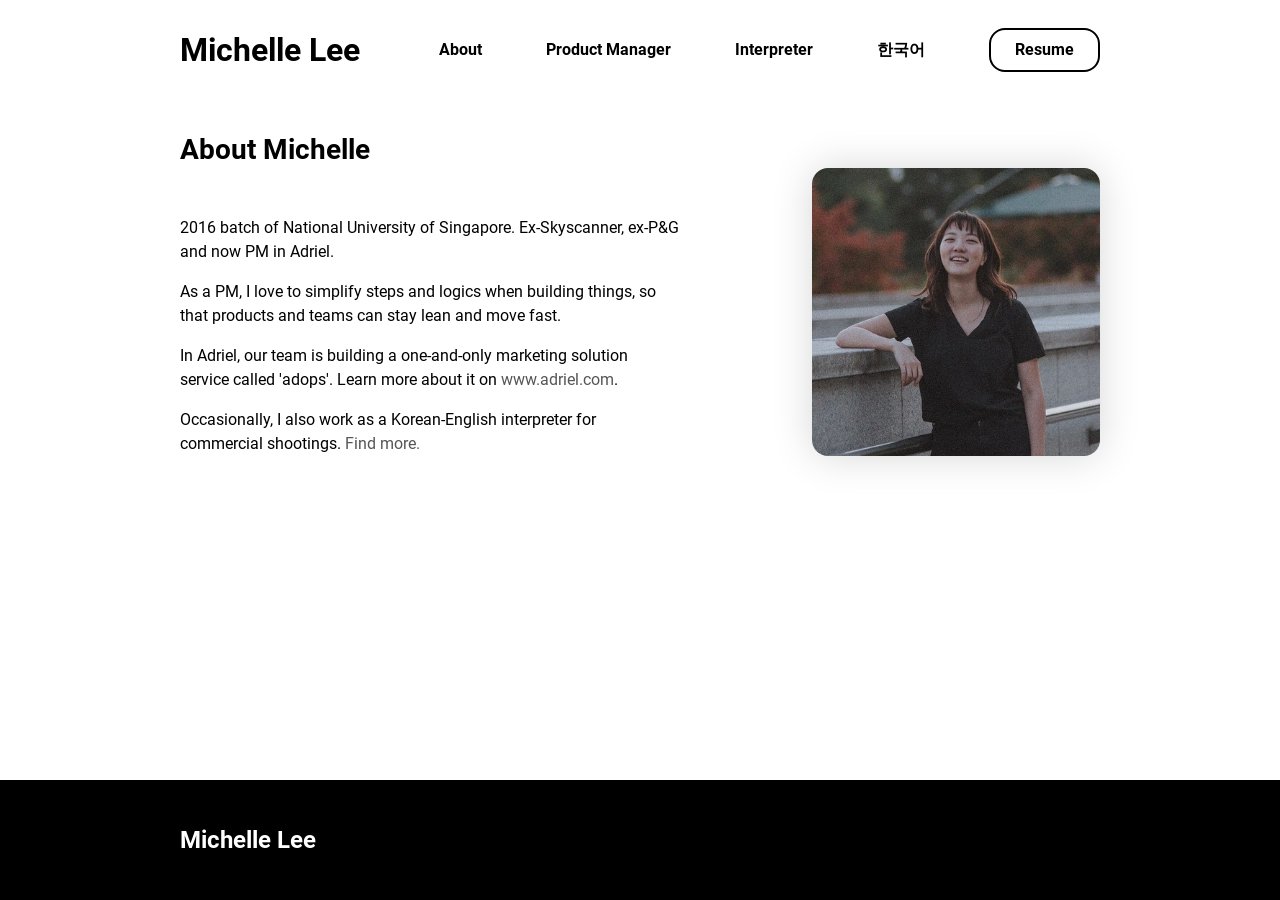
<file: notion/index.html>
<!DOCTYPE html><html lang="en"><head><meta charSet="utf-8"/><meta http-equiv="x-ua-compatible" content="ie=edge"/><meta name="viewport" content="width=device-width, initial-scale=1, shrink-to-fit=no"/><meta name="theme-color" content="#000000"/><meta data-react-helmet="true" property="twitter:description" content="My name is Michelle and I build, scrap and re-build things in tech."/><meta data-react-helmet="true" property="twitter:title" content="Notion articles"/><meta data-react-helmet="true" property="twitter:creator" content="Michelle Hwayeon Lee"/><meta data-react-helmet="true" property="twitter:card" content="summary"/><meta data-react-helmet="true" property="og:type" content="website"/><meta data-react-helmet="true" property="og:description" content="My name is Michelle and I build, scrap and re-build things in tech."/><meta data-react-helmet="true" property="og:url" content="https://michellehylee.com/notion/"/><meta data-react-helmet="true" property="og:site_name" content="Notion articles"/><meta data-react-helmet="true" property="og:title" content="Notion articles"/><meta data-react-helmet="true" name="description" content="My name is Michelle and I build, scrap and re-build things in tech."/><meta data-react-helmet="true" name="robots" content="noindex"/><meta name="generator" content="Gatsby 4.6.0"/><style data-href="/styles.53effa7b6a59b20890c6.css" data-identity="gatsby-global-css">@font-face{font-display:swap;font-family:Roboto;font-style:normal;font-weight:400;src:url(/static/roboto-cyrillic-ext-400-normal-493afe7ae8ecfe26880062706f9bc876.woff2) format("woff2"),url(/static/roboto-all-400-normal-376ea5d93f71583052f65de4e0c6a92c.woff) format("woff");unicode-range:U+0460-052f,U+1c80-1c88,U+20b4,U+2de0-2dff,U+a640-a69f,U+fe2e-fe2f}@font-face{font-display:swap;font-family:Roboto;font-style:normal;font-weight:400;src:url([data-uri]) format("woff2"),url(/static/roboto-all-400-normal-376ea5d93f71583052f65de4e0c6a92c.woff) format("woff");unicode-range:U+0400-045f,U+0490-0491,U+04b0-04b1,U+2116}@font-face{font-display:swap;font-family:Roboto;font-style:normal;font-weight:400;src:url([data-uri]) format("woff2"),url(/static/roboto-all-400-normal-376ea5d93f71583052f65de4e0c6a92c.woff) format("woff");unicode-range:U+1f??}@font-face{font-display:swap;font-family:Roboto;font-style:normal;font-weight:400;src:url([data-uri]) format("woff2"),url(/static/roboto-all-400-normal-376ea5d93f71583052f65de4e0c6a92c.woff) format("woff");unicode-range:U+0370-03ff}@font-face{font-display:swap;font-family:Roboto;font-style:normal;font-weight:400;src:url([data-uri]) format("woff2"),url(/static/roboto-all-400-normal-376ea5d93f71583052f65de4e0c6a92c.woff) format("woff");unicode-range:U+0102-0103,U+0110-0111,U+0128-0129,U+0168-0169,U+01a0-01a1,U+01af-01b0,U+1ea0-1ef9,U+20ab}@font-face{font-display:swap;font-family:Roboto;font-style:normal;font-weight:400;src:url(/static/roboto-latin-ext-400-normal-c3dcdbd5bb4d4af80817dc0edc1cd888.woff2) format("woff2"),url(/static/roboto-all-400-normal-376ea5d93f71583052f65de4e0c6a92c.woff) format("woff");unicode-range:U+0100-024f,U+0259,U+1e??,U+2020,U+20a0-20ab,U+20ad-20cf,U+2113,U+2c60-2c7f,U+a720-a7ff}@font-face{font-display:swap;font-family:Roboto;font-style:normal;font-weight:400;src:url(/static/roboto-latin-400-normal-4673b4537a84c7f7a130799aa6af329b.woff2) format("woff2"),url(/static/roboto-all-400-normal-376ea5d93f71583052f65de4e0c6a92c.woff) format("woff");unicode-range:U+00??,U+0131,U+0152-0153,U+02bb-02bc,U+02c6,U+02da,U+02dc,U+2000-206f,U+2074,U+20ac,U+2122,U+2191,U+2193,U+2212,U+2215,U+feff,U+fffd}@font-face{font-display:swap;font-family:Roboto;font-style:normal;font-weight:700;src:url(/static/roboto-cyrillic-ext-700-normal-b816cda3107bb21c87e131350878a58b.woff2) format("woff2"),url(/static/roboto-all-700-normal-ef6d1d09b20b877fee4ee89fde70755b.woff) format("woff");unicode-range:U+0460-052f,U+1c80-1c88,U+20b4,U+2de0-2dff,U+a640-a69f,U+fe2e-fe2f}@font-face{font-display:swap;font-family:Roboto;font-style:normal;font-weight:700;src:url([data-uri]) format("woff2"),url(/static/roboto-all-700-normal-ef6d1d09b20b877fee4ee89fde70755b.woff) format("woff");unicode-range:U+0400-045f,U+0490-0491,U+04b0-04b1,U+2116}@font-face{font-display:swap;font-family:Roboto;font-style:normal;font-weight:700;src:url([data-uri]) format("woff2"),url(/static/roboto-all-700-normal-ef6d1d09b20b877fee4ee89fde70755b.woff) format("woff");unicode-range:U+1f??}@font-face{font-display:swap;font-family:Roboto;font-style:normal;font-weight:700;src:url([data-uri]) format("woff2"),url(/static/roboto-all-700-normal-ef6d1d09b20b877fee4ee89fde70755b.woff) format("woff");unicode-range:U+0370-03ff}@font-face{font-display:swap;font-family:Roboto;font-style:normal;font-weight:700;src:url([data-uri]) format("woff2"),url(/static/roboto-all-700-normal-ef6d1d09b20b877fee4ee89fde70755b.woff) format("woff");unicode-range:U+0102-0103,U+0110-0111,U+0128-0129,U+0168-0169,U+01a0-01a1,U+01af-01b0,U+1ea0-1ef9,U+20ab}@font-face{font-display:swap;font-family:Roboto;font-style:normal;font-weight:700;src:url(/static/roboto-latin-ext-700-normal-bcf37d666ce10b3556cd04b17d96d68d.woff2) format("woff2"),url(/static/roboto-all-700-normal-ef6d1d09b20b877fee4ee89fde70755b.woff) format("woff");unicode-range:U+0100-024f,U+0259,U+1e??,U+2020,U+20a0-20ab,U+20ad-20cf,U+2113,U+2c60-2c7f,U+a720-a7ff}@font-face{font-display:swap;font-family:Roboto;font-style:normal;font-weight:700;src:url(/static/roboto-latin-700-normal-0682ca7f74351d42bf73ed1e95572bfe.woff2) format("woff2"),url(/static/roboto-all-700-normal-ef6d1d09b20b877fee4ee89fde70755b.woff) format("woff");unicode-range:U+00??,U+0131,U+0152-0153,U+02bb-02bc,U+02c6,U+02da,U+02dc,U+2000-206f,U+2074,U+20ac,U+2122,U+2191,U+2193,U+2212,U+2215,U+feff,U+fffd}

/*! normalize.css v8.0.1 | MIT License | github.com/necolas/normalize.css */html{-webkit-text-size-adjust:100%;line-height:1.15}body{margin:0}main{display:block}h1{font-size:2em;margin:.67em 0}hr{box-sizing:content-box;height:0;overflow:visible}pre{font-family:monospace,monospace;font-size:1em}a{background-color:transparent}abbr[title]{border-bottom:none;text-decoration:underline;text-decoration:underline dotted}b,strong{font-weight:bolder}code,kbd,samp{font-family:monospace,monospace;font-size:1em}small{font-size:80%}sub,sup{font-size:75%;line-height:0;position:relative;vertical-align:baseline}sub{bottom:-.25em}sup{top:-.5em}img{border-style:none}button,input,optgroup,select,textarea{font-family:inherit;font-size:100%;line-height:1.15;margin:0}button,input{overflow:visible}button,select{text-transform:none}[type=button],[type=reset],[type=submit],button{-webkit-appearance:button}[type=button]::-moz-focus-inner,[type=reset]::-moz-focus-inner,[type=submit]::-moz-focus-inner,button::-moz-focus-inner{border-style:none;padding:0}[type=button]:-moz-focusring,[type=reset]:-moz-focusring,[type=submit]:-moz-focusring,button:-moz-focusring{outline:1px dotted ButtonText}fieldset{padding:.35em .75em .625em}legend{box-sizing:border-box;color:inherit;display:table;max-width:100%;padding:0;white-space:normal}progress{vertical-align:baseline}textarea{overflow:auto}[type=checkbox],[type=radio]{box-sizing:border-box;padding:0}[type=number]::-webkit-inner-spin-button,[type=number]::-webkit-outer-spin-button{height:auto}[type=search]{-webkit-appearance:textfield;outline-offset:-2px}[type=search]::-webkit-search-decoration{-webkit-appearance:none}::-webkit-file-upload-button{-webkit-appearance:button;font:inherit}details{display:block}summary{display:list-item}[hidden],template{display:none}:root{--breakpoint-xs:480px;--breakpoint-sm:768px;--breakpoint-md:992px;--breakpoint-lg:1200px;--border-radius:1rem;--page-width:62.5rem;--page-padding:0 2.5rem;--header-height:6.25rem;--footer-height:7.5rem}*{box-sizing:border-box}html{scroll-behavior:smooth}body,html{height:100%;width:100%}body{text-rendering:optimizeLegibility;background-color:var(--background-color);color:var(--text-color);font-family:var(--base-font);font-size:1rem;font-weight:400;line-height:1.5rem}body.fixed{overflow:hidden;position:fixed}a{-webkit-text-decoration-skip:ink;color:var(--subtext-color);cursor:pointer;display:inline-block;text-decoration:none;text-decoration-skip-ink:auto}a:hover{outline:0}a:focus{outline-color:var(--subtext-color);outline-style:dotted;outline-width:2px}h1{color:var(--primary-color);font-size:1.75rem;font-weight:700;line-height:2rem;margin:1rem 0}h2{font-size:1.625rem}h2,h3{color:var(--primary-color);font-weight:700;line-height:2rem;margin:2rem 0 1rem}h3{font-size:1.375rem}h4{color:var(--primary-color);font-size:1.125rem;font-weight:700;line-height:2rem;margin:2rem 0 1rem}hr{border-width:.05rem;color:var(--tertiary-color);margin:3rem auto;opacity:.1}u{box-shadow:inset 0 -.5em 0 var(--secondary-color);text-decoration:none;transition:box-shadow .3s ease-out}u:hover{box-shadow:inset 0 -1em 0 var(--secondary-color)}#___gatsby,#gatsby-focus-wrapper{height:100%;width:100%}@media screen and (prefers-reduced-motion:reduce){html{scroll-behavior:auto}}body[data-theme=lightTheme]{--primary-color:#000;--secondary-color:#fff4d9;--tertiary-color:#f2f2f2;--text-color:#000;--subtext-color:#555;--background-color:#fff;--card-background-color:#fff;--scroll-bar-color:rgba(0,0,0,.5);--box-shadow-color:rgba(0,0,0,.16);--box-shadow-hover-color:rgba(0,0,0,.32);--base-font:"Roboto",Arial,sans-serif}body[data-theme=darkTheme]{--primary-color:#fafafa;--secondary-color:#341677;--tertiary-color:#252525;--text-color:hsla(0,0%,100%,.87);--subtext-color:#aaa;--background-color:#121212;--card-background-color:#1c1c1c;--scroll-bar-color:hsla(0,0%,100%,.5);--box-shadow-color:rgba(0,0,0,.16);--box-shadow-hover-color:rgba(0,0,0,.32);--base-font:"Roboto",Arial,sans-serif}.style-module--Logo--xzURL{color:var(--primary-color);-webkit-filter:none!important;filter:none!important;font-size:1.75rem;font-weight:900;pointer-events:auto!important;position:relative;-webkit-user-select:auto!important;-ms-user-select:auto!important;user-select:auto!important;z-index:13}@-webkit-keyframes fadeIn{0%{opacity:0}to{opacity:1}}@keyframes fadeIn{0%{opacity:0}to{opacity:1}}@-webkit-keyframes fadeOut{0%{opacity:1}to{opacity:0}}@keyframes fadeOut{0%{opacity:1}to{opacity:0}}@-webkit-keyframes fadeUp{0%{opacity:0;-webkit-transform:translateY(20px);transform:translateY(20px)}to{opacity:1;-webkit-transform:translateY(0);transform:translateY(0)}}@keyframes fadeUp{0%{opacity:0;-webkit-transform:translateY(20px);transform:translateY(20px)}to{opacity:1;-webkit-transform:translateY(0);transform:translateY(0)}}@-webkit-keyframes fadeDown{0%{opacity:0;-webkit-transform:translateY(-20px);transform:translateY(-20px)}to{opacity:1;-webkit-transform:translateY(0);transform:translateY(0)}}@keyframes fadeDown{0%{opacity:0;-webkit-transform:translateY(-20px);transform:translateY(-20px)}to{opacity:1;-webkit-transform:translateY(0);transform:translateY(0)}}@-webkit-keyframes fadeLeft{0%{opacity:0;-webkit-transform:translateX(20px);transform:translateX(20px)}to{opacity:1;-webkit-transform:translateX(0);transform:translateX(0)}}@keyframes fadeLeft{0%{opacity:0;-webkit-transform:translateX(20px);transform:translateX(20px)}to{opacity:1;-webkit-transform:translateX(0);transform:translateX(0)}}@-webkit-keyframes scaleIn{0%{opacity:0;-webkit-transform:scaleY(0);transform:scaleY(0)}to{opacity:1;-webkit-transform:scaleY(1);transform:scaleY(1)}}@keyframes scaleIn{0%{opacity:0;-webkit-transform:scaleY(0);transform:scaleY(0)}to{opacity:1;-webkit-transform:scaleY(1);transform:scaleY(1)}}@-webkit-keyframes reduceHeight{0%{height:100%}to{height:0%}}@keyframes reduceHeight{0%{height:100%}to{height:0%}}@-webkit-keyframes waving-hand{0%{-webkit-transform:rotate(0deg);transform:rotate(0deg)}10%{-webkit-transform:rotate(14deg);transform:rotate(14deg)}20%{-webkit-transform:rotate(-8deg);transform:rotate(-8deg)}30%{-webkit-transform:rotate(14deg);transform:rotate(14deg)}40%{-webkit-transform:rotate(-4deg);transform:rotate(-4deg)}50%{-webkit-transform:rotate(10deg);transform:rotate(10deg)}60%{-webkit-transform:rotate(0deg);transform:rotate(0deg)}to{-webkit-transform:rotate(0deg);transform:rotate(0deg)}}@keyframes waving-hand{0%{-webkit-transform:rotate(0deg);transform:rotate(0deg)}10%{-webkit-transform:rotate(14deg);transform:rotate(14deg)}20%{-webkit-transform:rotate(-8deg);transform:rotate(-8deg)}30%{-webkit-transform:rotate(14deg);transform:rotate(14deg)}40%{-webkit-transform:rotate(-4deg);transform:rotate(-4deg)}50%{-webkit-transform:rotate(10deg);transform:rotate(10deg)}60%{-webkit-transform:rotate(0deg);transform:rotate(0deg)}to{-webkit-transform:rotate(0deg);transform:rotate(0deg)}}.style-module--SplashScreen--vXOkg{align-items:center;background-color:var(--primary-color);display:flex;height:100%;justify-content:center;left:0;position:fixed;top:0;width:100%;z-index:900}.style-module--LogoWrapper--BA0Hc{align-items:center;display:flex;height:4rem;justify-content:center;position:relative;width:auto}.style-module--Backdrop--IqgMA{background-color:var(--primary-color);height:100%;left:0;position:absolute;top:0;width:100%;z-index:1000}.style-module--Footer--pX9BK{align-items:center;background:var(--primary-color);border-top:none;display:flex;flex-direction:row;height:auto;margin-top:2rem;min-height:var(--footer-height);width:100%}.style-module--ContentWrapper--6BjK8{align-items:center;display:flex;flex-direction:row;height:100%;justify-content:space-between;margin:0 auto;max-width:var(--page-width);padding:var(--page-padding);width:100%}.style-module--Links--Lg8lq{display:flex;flex-direction:row;justify-content:space-between;width:auto}.style-module--Links--Lg8lq a{color:var(--background-color);font-size:.875rem;font-weight:700;letter-spacing:1px;margin-right:2rem;text-transform:uppercase}.style-module--Links--Lg8lq a:last-child{margin-right:0}@media (min-width:768px){.style-module--Links--Lg8lq a{margin-right:4rem}}.style-module--Header--mZOzg{align-items:center;background:var(--background-color);display:flex;flex-direction:row;height:auto;min-height:var(--header-height);width:100%}.style-module--ContentWrapper --XYxH4{align-items:center;display:flex;height:100%;justify-content:space-between;margin:0 auto;max-width:var(--page-width);padding:var(--page-padding);width:100%}.style-module--Burger--GrdOa{background:transparent;border:none;cursor:pointer;display:flex;flex-direction:column;height:2rem;justify-content:space-around;padding:0;width:2rem;z-index:12}.style-module--Burger--GrdOa:focus{outline:none}.style-module--Burger--GrdOa div{background:var(--primary-color);border-radius:.625rem;height:.25rem;position:relative;-webkit-transform-origin:1px;transform-origin:1px;transition:all .3s ease-in-out;width:2rem}.style-module--Burger--GrdOa div:first-child{-webkit-transform:rotate(0);transform:rotate(0)}.style-module--Burger--GrdOa div:nth-child(2){opacity:1;-webkit-transform:translateX(0);transform:translateX(0)}.style-module--Burger--GrdOa div:nth-child(3){-webkit-transform:rotate(0);transform:rotate(0)}.style-module--TopNavigationBar--V0syT{align-items:center;background:var(--background-color);display:flex;justify-content:space-between;width:auto}.style-module--TopNavigationBar--V0syT a{color:var(--primary-color);font-size:1rem;font-weight:700;margin-right:4rem;padding:0;position:relative;text-align:center}.style-module--TopNavigationBar--V0syT a:last-child{margin-right:0}.style-module--TopNavigationBar--V0syT a.style-module--NavLink--lBAYL:before{background-color:var(--primary-color);bottom:-.125rem;content:"";height:.1563rem;position:absolute;transition:.2s ease-out;width:0}.style-module--TopNavigationBar--V0syT a.style-module--NavLink--lBAYL:hover:before{width:100%}.style-module--TopNavigationBar--V0syT a.style-module--CtaButton--z3hq0{background:var(--background-color);border:.125rem solid var(--primary-color);border-radius:var(--border-radius);height:auto;padding:.5rem 1.5rem;transition:20ms ease-out;width:auto}.style-module--TopNavigationBar--V0syT a.style-module--CtaButton--z3hq0:hover{background:var(--primary-color);color:var(--background-color)}.style-module--SideBarWrapper--5xUjZ{bottom:0;display:block;height:100vh;outline:0;position:fixed;right:0;top:0;-webkit-transform:translateX(100%);transform:translateX(100%);transition:all .3s ease-in-out;visibility:hidden;width:100%;z-index:10}.style-module--SideNavigationBar--V6e\+O{background:var(--background-color);display:flex;flex-direction:column;height:100vh;justify-content:center;margin-left:auto;padding:2rem;position:relative;right:0;text-align:left;width:55%}.style-module--SideNavigationBar--V6e\+O a{color:var(--primary-color);font-size:1.5rem;font-weight:700;padding:1.5rem 0;text-align:center}.style-module--SideNavigationBar--V6e\+O a.style-module--CtaButton--z3hq0{background:var(--background-color);border:.125rem solid var(--primary-color);border-radius:var(--border-radius);height:auto;margin:1.5rem auto;padding:1rem 1.5rem;width:auto}.style-module--SideBarBackdrop--\+0cBv{background:rgba(0,0,0,.3);display:none;height:100%;left:0;position:fixed;top:0;transition:all .3s ease-in-out;width:100%;z-index:9}.style-module--Blurred--8gPkd footer,.style-module--Blurred--8gPkd main{-webkit-filter:blur(5px);filter:blur(5px);overflow:hidden;pointer-events:none;transition:all .3s ease-out;-webkit-user-select:none;-ms-user-select:none;user-select:none}.CookieConsent{align-items:center;background:var(--primary-color);border-radius:var(--border-radius);color:var(--background-color);display:flex;flex-direction:column;justify-content:space-between;margin:0 auto;max-width:var(--page-width);padding:1rem 2rem;width:90%}.CookieConsent button{background-color:var(--primary-color);border:2px solid var(--background-color);border-radius:var(--border-radius);color:var(--background-color);font-size:.875rem;font-weight:700;height:3rem;margin:0 1rem 0 0;outline:none;padding:1rem;text-align:center;text-decoration:none;text-transform:uppercase;width:8rem}.CookieConsent button:active,.CookieConsent button:focus,.CookieConsent button:hover{cursor:pointer;outline:none}.CookieConsent button#confirm{background-color:var(--background-color);border:none;color:var(--primary-color);margin:0}@media (min-width:992px){.CookieConsent{flex-direction:row}}.style-module--CookieBar--kxAGJ{bottom:1rem;left:0;margin:0;position:fixed;width:100%;z-index:999}.style-module--Layout--s6yp3{display:grid;grid-template-columns:100%;grid-template-rows:auto 1fr auto;margin:0 auto;min-height:100%;width:100%}.style-module--Layout--s6yp3 main{margin-top:2rem}.style-module--Section--HYcY6{background:var(--background-color);height:auto;scroll-margin-top:60px;width:100%}.style-module--Section--HYcY6 .style-module--Heading--LAAvY{font-size:1.75rem;line-height:2.25rem;margin:0 0 2rem}.style-module--ContentWrapper --Nt3lH{height:100%;margin:0 auto 8rem;max-width:var(--page-width);padding:var(--page-padding);width:100%}.style-module--AuthorSnippet--fHN99{align-items:flex-start;display:flex;flex-direction:column;justify-content:space-between;max-width:660px;padding:0;width:100%}.style-module--AuthorSnippet--fHN99 .style-module--Avatar--HiziA{border-radius:50%;height:100px;width:100px}.style-module--AuthorSnippet--fHN99 .style-module--Description--G71wk{margin-top:1rem;width:100%}.style-module--AuthorSnippet--fHN99 .style-module--WrittenBy--GBoAA{color:var(--subtext-color);font-size:.875rem;letter-spacing:.5px}.style-module--AuthorSnippet--fHN99 .style-module--Bio--L9jdK{margin:.5rem 0}@media screen and (min-width:768px){.style-module--AuthorSnippet--fHN99{align-items:center;flex-direction:row;justify-content:space-between;padding:var(--page-padding)}.style-module--AuthorSnippet--fHN99 .style-module--Description--G71wk{max-width:27.5rem;width:100%}}.style-module--Breadcrumb--FUh7R{background-color:var(--subtext-color);border-radius:var(--border-radius);display:inline-block;font-size:12px;font-weight:400;margin-bottom:2rem;padding:0 .5rem}.style-module--Breadcrumb--FUh7R a{letter-spacing:1px}.style-module--Breadcrumb--FUh7R .style-module--BackArrow--92zoa,.style-module--Breadcrumb--FUh7R a{color:var(--background-color)}.style-module--Breadcrumb--FUh7R .style-module--BackArrow--92zoa{margin-right:.25rem}.style-module--Article--pFdyf{height:100%;margin:0 auto;max-width:740px;padding:var(--page-padding);width:100%}.style-module--Article--pFdyf .style-module--Banner--y9rID,.style-module--Article--pFdyf .style-module--Body--nax22,.style-module--Article--pFdyf .style-module--Footer--1Aj9z,.style-module--Article--pFdyf .style-module--Header--H6-D9{margin-bottom:3rem}.style-module--Article--pFdyf .style-module--Category--1CoYz{color:var(--subtext-color);display:block;font-size:.875rem;font-weight:700;letter-spacing:1px;text-transform:uppercase}.style-module--Article--pFdyf .style-module--Details--kmdiu{font-size:.875rem;letter-spacing:.5px}.style-module--Article--pFdyf .style-module--ReadingTime--RSBki{margin-left:.5rem}.style-module--Article--pFdyf .style-module--ReadingTime--RSBki:before{content:"–";margin-right:.5rem}.style-module--Article--pFdyf .style-module--BannerImage--ccjd3{border-radius:var(--border-radius);margin-bottom:0}.style-module--Article--pFdyf .style-module--BannerCaption--VRhK6{display:block;font-size:.875rem;letter-spacing:.5px;text-align:center}.style-module--Article--pFdyf .style-module--Body--nax22 .style-module--Content--pkA2h{font-size:1.125rem;line-height:2rem;margin-bottom:3rem}.style-module--Article--pFdyf .style-module--Body--nax22 .style-module--Keyword--miw0l{background-color:var(--tertiary-color);border-radius:.5rem;color:var(--subtext-color);font-size:.875rem;margin-right:.5rem;padding:.125rem .375rem}.style-module--Article--pFdyf .style-module--Footer--1Aj9z{border-top:3px solid var(--tertiary-color);padding-top:3rem}.style-module--SlideContainer--YL8oD{-webkit-overflow-scrolling:touch;margin:0 -2.5rem;overflow-x:auto;overflow-y:hidden;padding:var(--page-padding);padding-bottom:.5rem;white-space:nowrap}.style-module--SlideContainer--YL8oD::-webkit-scrollbar{display:none}@media (hover:hover){.style-module--SlideContainer--YL8oD{scrollbar-color:var(--scroll-bar-color)}.style-module--SlideContainer--YL8oD::-webkit-scrollbar{-webkit-appearance:none;display:block}.style-module--SlideContainer--YL8oD::-webkit-scrollbar:horizontal{height:.8rem}.style-module--SlideContainer--YL8oD::-webkit-scrollbar-thumb{background-color:var(--scroll-bar-color);border:.2rem solid var(--background-color);border-radius:8px}.style-module--SlideContainer--YL8oD::-webkit-scrollbar-track{background-color:var(--background-color);border-radius:8px}}.style-module--Profile--yX-7v{background:var(--background-color);background:linear-gradient(to right,var(--primary-color) 50%,var(--background-color) 50%);background-position:100% 100%;background-size:205% 100%;border:.125rem solid var(--primary-color);border-radius:var(--border-radius);color:var(--primary-color);font-size:1rem;height:auto;margin-right:.5rem;padding:.3rem 1.25rem;transition:all .1s ease-out;width:auto}.style-module--Profile--yX-7v:hover{background-position:0 100%;color:var(--background-color)}.style-module--Profile--yX-7v svg{height:1rem;margin-bottom:-.05rem;margin-right:.25rem;width:1rem}.style-module--Profile--yX-7v:hover svg{-webkit-filter:invert(1);filter:invert(1)}@media (min-width:768px){.style-module--Profile--yX-7v{margin-right:1rem}}.style-module--Hero--Evv0u{display:flex;flex-direction:column;justify-content:center;min-height:50vh}.style-module--Hero--Evv0u .style-module--Title--Twdkw{font-size:2rem;font-weight:700;line-height:2.375rem;margin:0 0 1.5rem}.style-module--Hero--Evv0u .style-module--Subtitle--qhIz8{font-size:1.25rem;font-weight:700;line-height:1.5rem;margin:-.5rem 0 0}.style-module--Hero--Evv0u p{font-size:1.125rem;margin-bottom:2rem}.style-module--Intro--agHzQ{align-items:center;display:flex;justify-content:flex-start}.style-module--ImagePrefix--bcT3l{color:var(--primary-color);display:inline-block;font-size:2rem;font-weight:700;line-height:3rem}.style-module--Image--jVafd{display:inline-block;height:36px;margin-left:1rem;-webkit-transform-origin:70% 70%;transform-origin:70% 70%;width:36px}@media (min-width:768px){.style-module--Hero--Evv0u .style-module--Title--Twdkw{font-size:2.625rem;line-height:4rem;margin-bottom:0}.style-module--Hero--Evv0u .style-module--Subtitle--qhIz8{font-size:2rem;line-height:3rem}.style-module--ImagePrefix--bcT3l{font-size:2.625rem;line-height:4rem}.style-module--Image--jVafd{height:48px;width:48px}}.style-module--Card--xmHd-{background:var(--card-color);border-radius:var(--border-radius);box-shadow:0 5px 15px var(--box-shadow-color);display:inline-flex;flex-direction:column;height:auto;justify-content:space-around;margin:1rem 2.5rem 2rem 0;min-height:12rem;transition:box-shadow .3s ease-out;white-space:normal;width:16.25rem}.style-module--Card--xmHd-:hover{box-shadow:0 5px 15px var(--box-shadow-hover-color)}.style-module--Card--xmHd- .style-module--Banner--1AHea{background:var(--tertiary-color);border-top-left-radius:var(--border-radius);border-top-right-radius:var(--border-radius);height:5rem}.style-module--Card--xmHd- .style-module--ImageWrapper--UDAGh{height:100%;max-height:5rem}.style-module--Card--xmHd- .style-module--Image--Q-EOT{border-top-left-radius:var(--border-radius);border-top-right-radius:var(--border-radius)}.style-module--Card--xmHd- .style-module--DescriptionWrapper--X4Z6Q{display:flex;flex-direction:column;height:auto;justify-content:center;padding:2rem 1rem}.style-module--Card--xmHd- .style-module--Category--7rkhy{color:var(--primary-color);font-weight:700;letter-spacing:1px;text-transform:uppercase}.style-module--Card--xmHd- .style-module--Title--3nDZX{font-size:1rem;font-weight:400;line-height:1.5rem;margin:.25rem 0}.style-module--Card--xmHd- .style-module--Details--W6Sx5{color:var(--subtext-color);font-size:.75rem;letter-spacing:.5px}.style-module--Card--xmHd- .style-module--ReadingTime--oDks7{margin-left:.25rem}.style-module--Card--xmHd- .style-module--ReadingTime--oDks7:before{content:"–";margin-right:.25rem}.style-module--Articles--RF2oE{align-items:center;display:flex;flex-direction:row;justify-content:flex-start}.style-module--About--D2YAT{display:flex;flex-direction:column;justify-content:space-between}.style-module--About--D2YAT .style-module--Description--LgGZH{margin-bottom:3rem;max-width:31.25rem;width:100%}.style-module--About--D2YAT .style-module--ImageWrapper--pBujx{max-width:18rem;width:100%}.style-module--About--D2YAT .style-module--Image--V-O8y{border-radius:var(--border-radius);box-shadow:0 0 2.5rem rgba(0,0,0,.16);-webkit-filter:grayscale(20%) contrast(1) brightness(90%);filter:grayscale(20%) contrast(1) brightness(90%)}@media (min-width:768px){.style-module--About--D2YAT{flex-direction:row;justify-content:space-between}.style-module--About--D2YAT .style-module--Description--LgGZH{margin-bottom:0;margin-right:3rem}.style-module--About--D2YAT .style-module--ImageWrapper--pBujx{margin-top:-2rem}}.style-module--Button--grH1j{background-color:var(--primary-color);border:none;border-radius:var(--border-radius);color:var(--background-color);display:inline-block;font-size:1rem;font-weight:700;height:100%;margin:0 auto;max-width:15.625rem;padding:.8rem 1.5rem;text-align:center;text-decoration:none;width:100%}.style-module--Button--grH1j:active,.style-module--Button--grH1j:hover{cursor:pointer;outline:none}.style-module--Button--grH1j:focus{outline-color:var(--subtext-color);outline-style:dotted;outline-width:2px}.style-module--Listing--UuymE{align-items:stretch;display:flex;flex-direction:row;flex-wrap:wrap;justify-content:flex-start}.style-module--Filter--MTd\+O{margin-bottom:3rem}.style-module--Filter--MTd\+O .style-module--Options--NRW7S{margin-top:1rem}.style-module--Filter--MTd\+O .style-module--Option--g7uSm{border:2px solid var(--subtext-color);border-radius:var(--border-radius);color:var(--subtext-color);cursor:pointer;display:inline-block;font-size:.875rem;font-weight:400;height:2.3125rem;line-height:2.2rem;margin-right:1rem;padding:0 1.5rem;width:auto}.style-module--Filter--MTd\+O .style-module--Option--g7uSm.style-module--Selected--8xZTc{border-color:var(--primary-color);color:var(--primary-color);font-weight:700}.style-module--LoadMore--i0wHR{margin-top:3rem;text-align:center}@media (hover:hover){.style-module--Filter--MTd\+O .style-module--Option--g7uSm:active,.style-module--Filter--MTd\+O .style-module--Option--g7uSm:hover{border-color:var(--primary-color);color:var(--primary-color);font-weight:700}}.style-module--Interests--PTs7f{-webkit-column-gap:1rem;column-gap:1rem;display:grid;grid-auto-flow:row;grid-template-columns:repeat(1,17.5rem);row-gap:1rem}.style-module--Interest--S-1PG{align-items:center;background:var(--card-background-color);border:.125rem solid var(--primary-color);border-radius:var(--border-radius);display:inline-flex;height:3rem;justify-content:flex-start;padding:1rem;width:17.5rem}.style-module--Interests--PTs7f button{max-width:17.5rem}.style-module--Interest--S-1PG .style-module--Icon--S2\+P5{margin-right:.5rem}@media (min-width:600px){.style-module--Interests--PTs7f{grid-template-columns:repeat(2,15.625rem)}.style-module--Interest--S-1PG{width:15.625rem}.style-module--Interests--PTs7f button{max-width:15.625rem}}@media (min-width:880px){.style-module--Interests--PTs7f{grid-template-columns:repeat(3,15.625rem)}}.style-module--Project--bSesc{align-items:center;display:flex;flex-direction:column-reverse;flex-shrink:0;justify-content:flex-end;margin-bottom:2rem;margin-top:3rem;max-width:20rem;padding-right:2.5rem;white-space:normal}.style-module--Project--bSesc .style-module--Details--8i8Oa{display:flex;flex-direction:column;margin-top:3rem;max-width:25rem;width:100%}.style-module--Project--bSesc .style-module--Details--8i8Oa .style-module--Category--8wNOB{font-size:.875rem;letter-spacing:1px;line-height:1rem;text-transform:uppercase}.style-module--Project--bSesc .style-module--Details--8i8Oa .style-module--Title--hQGtV{font-size:1.375rem;font-weight:700;line-height:1.625rem;margin-bottom:.625rem;margin-top:.625rem}.style-module--Project--bSesc .style-module--Details--8i8Oa .style-module--Tags--15NuW{display:flex;flex-wrap:wrap;line-height:1.2rem;margin-top:1.5rem}.style-module--Project--bSesc .style-module--Details--8i8Oa .style-module--Tags--15NuW span{margin-bottom:1rem;margin-right:1rem}.style-module--Project--bSesc .style-module--Details--8i8Oa .style-module--Links--dgKuy{align-items:center;display:flex;justify-content:flex-start;margin-top:1rem;width:100%}.style-module--Project--bSesc .style-module--Details--8i8Oa .style-module--Links--dgKuy a{display:inline-block;margin-right:2rem}.style-module--Project--bSesc .style-module--Details--8i8Oa .style-module--Links--dgKuy svg{height:1.3rem;transition:all .3s ease-out;width:1.3rem}.style-module--Project--bSesc .style-module--Details--8i8Oa .style-module--Links--dgKuy svg:hover{fill:var(--primary-color)}.style-module--Project--bSesc .style-module--ProjectImageWrapper--Zo9iV{border-radius:var(--border-radius);box-shadow:0 0 2.5rem var(--box-shadow-color);height:15rem;max-width:25rem;transition:all .3s ease-out;width:100%}.style-module--Project--bSesc .style-module--ProjectImageWrapper--Zo9iV:hover{box-shadow:0 0 2.5rem var(--box-shadow-hover-color);-webkit-transform:translate3d(0,-.125rem,0);transform:translate3d(0,-.125rem,0)}.style-module--Project--bSesc .style-module--ProjectImage--ju6ZI{border-radius:var(--border-radius)}@media (min-width:480px){.style-module--Project--bSesc{max-width:25rem;padding-right:5rem}}@media (min-width:992px){.style-module--Project--bSesc{flex-direction:row;flex-shrink:1;justify-content:space-between;margin-bottom:8rem;max-width:62.5rem;padding-right:0}.style-module--Project--bSesc .style-module--Details--8i8Oa{margin-top:0}.style-module--Project--bSesc .style-module--ProjectImageWrapper--Zo9iV{height:18.75rem}}.style-module--Projects--pBlNb{display:flex;flex-direction:row;margin-top:-2rem}.style-module--MoreProjects--BjdQw{margin-top:4rem;text-align:center}@media (min-width:992px){.style-module--Projects--pBlNb{flex-direction:column;margin-top:0}.style-module--MoreProjects--BjdQw{margin-top:0}}.style-module--Contact--HG\+De{max-width:45rem;width:100%}.style-module--Contact--HG\+De .style-module--Description--h66q4{margin-bottom:0;margin-top:0}.style-module--Contact--HG\+De .style-module--Profile--OwryU{display:flex;flex-direction:column;justify-content:flex-start;margin-bottom:2rem;margin-top:3rem}.style-module--Contact--HG\+De .style-module--Profile--OwryU .style-module--Avatar---aTHW{border-radius:50%;margin-bottom:2rem;margin-right:4rem;max-width:8.75rem;width:100%}.style-module--Contact--HG\+De .style-module--Profile--OwryU .style-module--ContactDetails--cNpIa{font-size:1.125rem;line-height:2rem}.style-module--Contact--HG\+De .style-module--Profile--OwryU .style-module--ContactDetails--cNpIa .style-module--Name--gkj6S{font-weight:700}@media (min-width:768px){.style-module--Contact--HG\+De .style-module--Profile--OwryU{align-items:center;flex-direction:row;margin-bottom:3rem}.style-module--Contact--HG\+De .style-module--Profile--OwryU .style-module--Avatar---aTHW{margin-bottom:0}}</style><title data-react-helmet="true">Notion articles · Portfolio Minimal</title><style>.gatsby-image-wrapper{position:relative;overflow:hidden}.gatsby-image-wrapper picture.object-fit-polyfill{position:static!important}.gatsby-image-wrapper img{bottom:0;height:100%;left:0;margin:0;max-width:none;padding:0;position:absolute;right:0;top:0;width:100%;object-fit:cover}.gatsby-image-wrapper [data-main-image]{opacity:0;transform:translateZ(0);transition:opacity .25s linear;will-change:opacity}.gatsby-image-wrapper-constrained{display:inline-block;vertical-align:top}</style><noscript><style>.gatsby-image-wrapper noscript [data-main-image]{opacity:1!important}.gatsby-image-wrapper [data-placeholder-image]{opacity:0!important}</style></noscript><script type="module">const e="undefined"!=typeof HTMLImageElement&&"loading"in HTMLImageElement.prototype;e&&document.body.addEventListener("load",(function(e){if(void 0===e.target.dataset.mainImage)return;if(void 0===e.target.dataset.gatsbyImageSsr)return;const t=e.target;let a=null,n=t;for(;null===a&&n;)void 0!==n.parentNode.dataset.gatsbyImageWrapper&&(a=n.parentNode),n=n.parentNode;const o=a.querySelector("[data-placeholder-image]"),r=new Image;r.src=t.currentSrc,r.decode().catch((()=>{})).then((()=>{t.style.opacity=1,o&&(o.style.opacity=0,o.style.transition="opacity 500ms linear")}))}),!0);</script><link rel="sitemap" type="application/xml" href="/sitemap/sitemap-index.xml"/><link rel="icon" href="/favicon-32x32.png?v=df8be86322bd2501e475767df9a26b2b" type="image/png"/><link rel="manifest" href="/manifest.webmanifest" crossorigin="anonymous"/><link rel="apple-touch-icon" sizes="48x48" href="/icons/icon-48x48.png?v=df8be86322bd2501e475767df9a26b2b"/><link rel="apple-touch-icon" sizes="72x72" href="/icons/icon-72x72.png?v=df8be86322bd2501e475767df9a26b2b"/><link rel="apple-touch-icon" sizes="96x96" href="/icons/icon-96x96.png?v=df8be86322bd2501e475767df9a26b2b"/><link rel="apple-touch-icon" sizes="144x144" href="/icons/icon-144x144.png?v=df8be86322bd2501e475767df9a26b2b"/><link rel="apple-touch-icon" sizes="192x192" href="/icons/icon-192x192.png?v=df8be86322bd2501e475767df9a26b2b"/><link rel="apple-touch-icon" sizes="256x256" href="/icons/icon-256x256.png?v=df8be86322bd2501e475767df9a26b2b"/><link rel="apple-touch-icon" sizes="384x384" href="/icons/icon-384x384.png?v=df8be86322bd2501e475767df9a26b2b"/><link rel="apple-touch-icon" sizes="512x512" href="/icons/icon-512x512.png?v=df8be86322bd2501e475767df9a26b2b"/><link rel="preconnect" href="https://www.google-analytics.com"/><link rel="dns-prefetch" href="https://www.google-analytics.com"/><link as="script" rel="preload" href="/webpack-runtime-d5b35dcdd63478e7c03a.js"/><link as="script" rel="preload" href="/framework-92d2adab557805579119.js"/><link as="script" rel="preload" href="/app-061029296fd7798ac498.js"/><link as="script" rel="preload" href="/d37e71c39ee16e36a7ee69ccb816607ed55c64c9-facbd7d75b3b158ee322.js"/><link as="script" rel="preload" href="/93de3cffe3ecf015331d29d60f10a20643928b84-8b88722c7f3a6c33fd83.js"/><link as="script" rel="preload" href="/component---src-pages-notion-js-5fad97b3e743356a9ab5.js"/><link as="fetch" rel="preload" href="/page-data/notion/page-data.json" crossorigin="anonymous"/><link as="fetch" rel="preload" href="/page-data/sq/d/1094019748.json" crossorigin="anonymous"/><link as="fetch" rel="preload" href="/page-data/sq/d/1764120992.json" crossorigin="anonymous"/><link as="fetch" rel="preload" href="/page-data/sq/d/2442753764.json" crossorigin="anonymous"/><link as="fetch" rel="preload" href="/page-data/sq/d/2572006233.json" crossorigin="anonymous"/><link as="fetch" rel="preload" href="/page-data/sq/d/3163442641.json" crossorigin="anonymous"/><link as="fetch" rel="preload" href="/page-data/sq/d/3535903119.json" crossorigin="anonymous"/><link as="fetch" rel="preload" href="/page-data/sq/d/3653240975.json" crossorigin="anonymous"/><link as="fetch" rel="preload" href="/page-data/sq/d/540466502.json" crossorigin="anonymous"/><link as="fetch" rel="preload" href="/page-data/sq/d/597217301.json" crossorigin="anonymous"/><link as="fetch" rel="preload" href="/page-data/app-data.json" crossorigin="anonymous"/></head><body data-theme="lightTheme"><div id="___gatsby"><div style="outline:none" tabindex="-1" id="gatsby-focus-wrapper"><div class="style-module--Layout--s6yp3"><header class="style-module--Header--mZOzg"><div class="style-module--ContentWrapper --XYxH4" style="opacity:0"><a aria-label="home" href="/"><div class="style-module--Logo--xzURL" aria-roledescription="logo" style="font-size:2rem;color:var(--primary-color">Michelle Lee</div></a><div class="style-module--Burger--GrdOa"><div></div><div></div><div></div></div><div class="style-module--SideBarWrapper--5xUjZ" aria-hidden="true" tabindex="-1"><nav class="style-module--SideNavigationBar--V6e+O"><a class="style-module--NavLink--lBAYL" href="/#about">About</a><a class="style-module--NavLink--lBAYL" href="/#product_manager">Product Manager</a><a class="style-module--NavLink--lBAYL" href="/interpreter">Interpreter</a><a href="https://michellehwayeonlee.notion.site/PM-4f0da9dd080f4d20af56bfaa7d6889aa" class="style-module--NavLink--lBAYL">한국어</a><a href="/michelle_lee_resume.pdf" target="_blank" rel="noopener noreferrer" class="style-module--CtaButton--z3hq0">Resume</a></nav></div><div class="style-module--SideBarBackdrop--+0cBv"></div></div></header><main><div style="opacity:0"><section id="about" class="style-module--Section--HYcY6"><div class="style-module--ContentWrapper --Nt3lH"><h3 class="style-module--Heading--LAAvY">About Michelle</h3><div class="style-module--About--D2YAT"><div class="style-module--Description--LgGZH"><p>2016 batch of National University of Singapore. Ex-Skyscanner, ex-P&#x26;G and now PM in Adriel.</p>
<p>As a PM, I love to simplify steps and logics when building things, so that products and teams can stay lean and move fast.</p>
<p>In Adriel, our team is building a one-and-only marketing solution service called 'adops'. Learn more about it on <a href="http://www.adriel.com">www.adriel.com</a>.</p>
<p>Occasionally, I also work as a Korean-English interpreter for commercial shootings. <a href="/interpreter">Find more.</a></p></div><div style="opacity:0"><div class="style-module--ImageWrapper--pBujx"><div data-gatsby-image-wrapper="" class="gatsby-image-wrapper gatsby-image-wrapper-constrained style-module--Image--V-O8y"><div style="max-width:400px;display:block"><img alt="" role="presentation" aria-hidden="true" src="data:image/svg+xml;charset=utf-8,%3Csvg height=&#x27;400&#x27; width=&#x27;400&#x27; xmlns=&#x27;http://www.w3.org/2000/svg&#x27; version=&#x27;1.1&#x27;%3E%3C/svg%3E" style="max-width:100%;display:block;position:static"/></div><img aria-hidden="true" data-placeholder-image="" style="opacity:1;transition:opacity 500ms linear" decoding="async" src="[data-uri]" alt=""/><picture><source type="image/webp" data-srcset="/static/e6f5135df92c07e86890fd65bed3dbaa/e64f1/michelle_profile.webp 100w,/static/e6f5135df92c07e86890fd65bed3dbaa/8b00d/michelle_profile.webp 200w,/static/e6f5135df92c07e86890fd65bed3dbaa/9c0a1/michelle_profile.webp 400w" sizes="(min-width: 400px) 400px, 100vw"/><img data-gatsby-image-ssr="" data-main-image="" style="opacity:0" sizes="(min-width: 400px) 400px, 100vw" decoding="async" loading="lazy" data-src="/static/e6f5135df92c07e86890fd65bed3dbaa/10998/michelle_profile.jpg" data-srcset="/static/e6f5135df92c07e86890fd65bed3dbaa/93e3f/michelle_profile.jpg 100w,/static/e6f5135df92c07e86890fd65bed3dbaa/839ae/michelle_profile.jpg 200w,/static/e6f5135df92c07e86890fd65bed3dbaa/10998/michelle_profile.jpg 400w" alt="About Michelle"/></picture><noscript><picture><source type="image/webp" srcSet="/static/e6f5135df92c07e86890fd65bed3dbaa/e64f1/michelle_profile.webp 100w,/static/e6f5135df92c07e86890fd65bed3dbaa/8b00d/michelle_profile.webp 200w,/static/e6f5135df92c07e86890fd65bed3dbaa/9c0a1/michelle_profile.webp 400w" sizes="(min-width: 400px) 400px, 100vw"/><img data-gatsby-image-ssr="" data-main-image="" style="opacity:0" sizes="(min-width: 400px) 400px, 100vw" decoding="async" loading="lazy" src="/static/e6f5135df92c07e86890fd65bed3dbaa/10998/michelle_profile.jpg" srcSet="/static/e6f5135df92c07e86890fd65bed3dbaa/93e3f/michelle_profile.jpg 100w,/static/e6f5135df92c07e86890fd65bed3dbaa/839ae/michelle_profile.jpg 200w,/static/e6f5135df92c07e86890fd65bed3dbaa/10998/michelle_profile.jpg 400w" alt="About Michelle"/></picture></noscript><script type="module">const t="undefined"!=typeof HTMLImageElement&&"loading"in HTMLImageElement.prototype;if(t){const t=document.querySelectorAll("img[data-main-image]");for(let e of t){e.dataset.src&&(e.setAttribute("src",e.dataset.src),e.removeAttribute("data-src")),e.dataset.srcset&&(e.setAttribute("srcset",e.dataset.srcset),e.removeAttribute("data-srcset"));const t=e.parentNode.querySelectorAll("source[data-srcset]");for(let e of t)e.setAttribute("srcset",e.dataset.srcset),e.removeAttribute("data-srcset");e.complete&&(e.style.opacity=1)}}</script></div></div></div></div></div></section></div></main><footer class="style-module--Footer--pX9BK" style="background:var(--primary-color)"><div class="style-module--ContentWrapper--6BjK8"><a aria-label="home" href="/"><div class="style-module--Logo--xzURL" aria-roledescription="logo" style="font-size:1.5rem;color:var(--background-color)">Michelle Lee</div></a><div class="style-module--Links--Lg8lq"></div></div></footer></div></div><div id="gatsby-announcer" style="position:absolute;top:0;width:1px;height:1px;padding:0;overflow:hidden;clip:rect(0, 0, 0, 0);white-space:nowrap;border:0" aria-live="assertive" aria-atomic="true"></div></div><script>
  
  
  if(true) {
    (function(i,s,o,g,r,a,m){i['GoogleAnalyticsObject']=r;i[r]=i[r]||function(){
    (i[r].q=i[r].q||[]).push(arguments)},i[r].l=1*new Date();a=s.createElement(o),
    m=s.getElementsByTagName(o)[0];a.async=1;a.src=g;m.parentNode.insertBefore(a,m)
    })(window,document,'script','https://www.google-analytics.com/analytics.js','ga');
  }
  if (typeof ga === "function") {
    ga('create', 'UA-73599761-3', 'auto', {});
      
      
      
      
      
      }</script><script id="gatsby-script-loader">/*<![CDATA[*/window.pagePath="/notion/";window.___webpackCompilationHash="05b198435186c34631aa";/*]]>*/</script><script id="gatsby-chunk-mapping">/*<![CDATA[*/window.___chunkMapping={"polyfill":["/polyfill-8cc3c6bd6d524beb2c62.js"],"app":["/app-061029296fd7798ac498.js"],"component---cache-caches-gatsby-plugin-offline-app-shell-js":["/component---cache-caches-gatsby-plugin-offline-app-shell-js-3be0db19ccf1cb725d0c.js"],"component---node-modules-gatsby-theme-portfolio-minimal-src-pages-404-tsx":["/component---node-modules-gatsby-theme-portfolio-minimal-src-pages-404-tsx-0c3afec08b395f422e02.js"],"component---node-modules-gatsby-theme-portfolio-minimal-src-templates-article-index-tsx":["/component---node-modules-gatsby-theme-portfolio-minimal-src-templates-article-index-tsx-319b50f5d74086a8bd8a.js"],"component---node-modules-gatsby-theme-portfolio-minimal-src-templates-article-listing-index-tsx":["/component---node-modules-gatsby-theme-portfolio-minimal-src-templates-article-listing-index-tsx-8b318a0f3c19af1b8429.js"],"component---src-pages-imprint-js":["/component---src-pages-imprint-js-f67d6d0b67c4147732c0.js"],"component---src-pages-index-js":["/component---src-pages-index-js-1ff715cb817177982e48.js"],"component---src-pages-notion-js":["/component---src-pages-notion-js-5fad97b3e743356a9ab5.js"],"component---src-pages-privacy-js":["/component---src-pages-privacy-js-0849fd406a55276b2460.js"]};/*]]>*/</script><script src="/polyfill-8cc3c6bd6d524beb2c62.js" nomodule=""></script><script src="/component---src-pages-notion-js-5fad97b3e743356a9ab5.js" async=""></script><script src="/93de3cffe3ecf015331d29d60f10a20643928b84-8b88722c7f3a6c33fd83.js" async=""></script><script src="/d37e71c39ee16e36a7ee69ccb816607ed55c64c9-facbd7d75b3b158ee322.js" async=""></script><script src="/app-061029296fd7798ac498.js" async=""></script><script src="/framework-92d2adab557805579119.js" async=""></script><script src="/webpack-runtime-d5b35dcdd63478e7c03a.js" async=""></script></body></html>
</file>
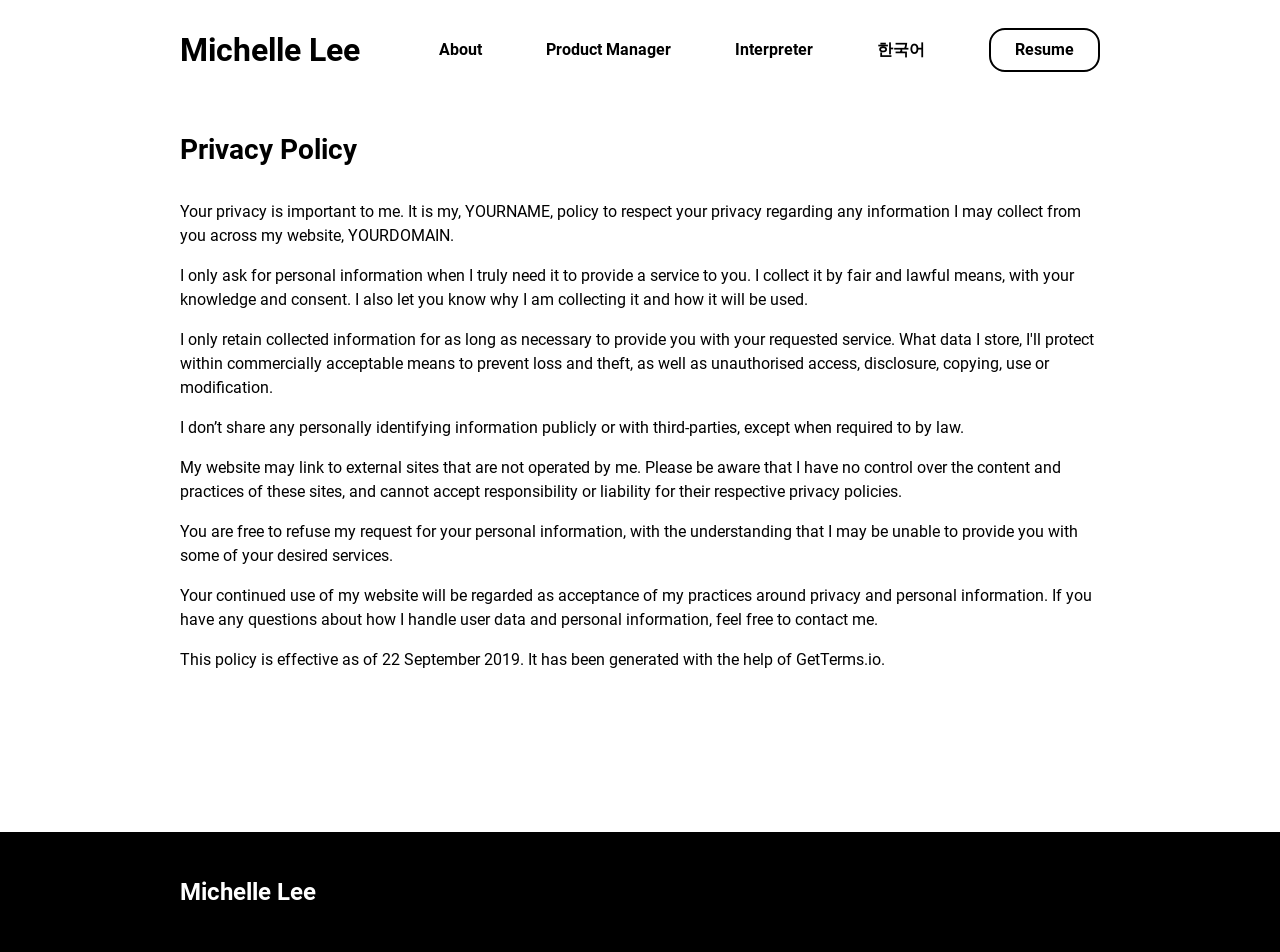
<file: privacy/index.html>
<!DOCTYPE html><html lang="en"><head><meta charSet="utf-8"/><meta http-equiv="x-ua-compatible" content="ie=edge"/><meta name="viewport" content="width=device-width, initial-scale=1, shrink-to-fit=no"/><meta name="theme-color" content="#000000"/><meta data-react-helmet="true" property="twitter:description" content="My name is Michelle and I build, scrap and re-build things in tech."/><meta data-react-helmet="true" property="twitter:title" content="Privacy Policy"/><meta data-react-helmet="true" property="twitter:creator" content="Michelle Hwayeon Lee"/><meta data-react-helmet="true" property="twitter:card" content="summary"/><meta data-react-helmet="true" property="og:type" content="website"/><meta data-react-helmet="true" property="og:description" content="My name is Michelle and I build, scrap and re-build things in tech."/><meta data-react-helmet="true" property="og:url" content="https://michellehylee.com/privacy/"/><meta data-react-helmet="true" property="og:site_name" content="Privacy Policy"/><meta data-react-helmet="true" property="og:title" content="Privacy Policy"/><meta data-react-helmet="true" name="description" content="My name is Michelle and I build, scrap and re-build things in tech."/><meta data-react-helmet="true" name="robots" content="noindex"/><meta name="generator" content="Gatsby 4.6.0"/><style data-href="/styles.53effa7b6a59b20890c6.css" data-identity="gatsby-global-css">@font-face{font-display:swap;font-family:Roboto;font-style:normal;font-weight:400;src:url(/static/roboto-cyrillic-ext-400-normal-493afe7ae8ecfe26880062706f9bc876.woff2) format("woff2"),url(/static/roboto-all-400-normal-376ea5d93f71583052f65de4e0c6a92c.woff) format("woff");unicode-range:U+0460-052f,U+1c80-1c88,U+20b4,U+2de0-2dff,U+a640-a69f,U+fe2e-fe2f}@font-face{font-display:swap;font-family:Roboto;font-style:normal;font-weight:400;src:url([data-uri]) format("woff2"),url(/static/roboto-all-400-normal-376ea5d93f71583052f65de4e0c6a92c.woff) format("woff");unicode-range:U+0400-045f,U+0490-0491,U+04b0-04b1,U+2116}@font-face{font-display:swap;font-family:Roboto;font-style:normal;font-weight:400;src:url([data-uri]) format("woff2"),url(/static/roboto-all-400-normal-376ea5d93f71583052f65de4e0c6a92c.woff) format("woff");unicode-range:U+1f??}@font-face{font-display:swap;font-family:Roboto;font-style:normal;font-weight:400;src:url([data-uri]) format("woff2"),url(/static/roboto-all-400-normal-376ea5d93f71583052f65de4e0c6a92c.woff) format("woff");unicode-range:U+0370-03ff}@font-face{font-display:swap;font-family:Roboto;font-style:normal;font-weight:400;src:url([data-uri]) format("woff2"),url(/static/roboto-all-400-normal-376ea5d93f71583052f65de4e0c6a92c.woff) format("woff");unicode-range:U+0102-0103,U+0110-0111,U+0128-0129,U+0168-0169,U+01a0-01a1,U+01af-01b0,U+1ea0-1ef9,U+20ab}@font-face{font-display:swap;font-family:Roboto;font-style:normal;font-weight:400;src:url(/static/roboto-latin-ext-400-normal-c3dcdbd5bb4d4af80817dc0edc1cd888.woff2) format("woff2"),url(/static/roboto-all-400-normal-376ea5d93f71583052f65de4e0c6a92c.woff) format("woff");unicode-range:U+0100-024f,U+0259,U+1e??,U+2020,U+20a0-20ab,U+20ad-20cf,U+2113,U+2c60-2c7f,U+a720-a7ff}@font-face{font-display:swap;font-family:Roboto;font-style:normal;font-weight:400;src:url(/static/roboto-latin-400-normal-4673b4537a84c7f7a130799aa6af329b.woff2) format("woff2"),url(/static/roboto-all-400-normal-376ea5d93f71583052f65de4e0c6a92c.woff) format("woff");unicode-range:U+00??,U+0131,U+0152-0153,U+02bb-02bc,U+02c6,U+02da,U+02dc,U+2000-206f,U+2074,U+20ac,U+2122,U+2191,U+2193,U+2212,U+2215,U+feff,U+fffd}@font-face{font-display:swap;font-family:Roboto;font-style:normal;font-weight:700;src:url(/static/roboto-cyrillic-ext-700-normal-b816cda3107bb21c87e131350878a58b.woff2) format("woff2"),url(/static/roboto-all-700-normal-ef6d1d09b20b877fee4ee89fde70755b.woff) format("woff");unicode-range:U+0460-052f,U+1c80-1c88,U+20b4,U+2de0-2dff,U+a640-a69f,U+fe2e-fe2f}@font-face{font-display:swap;font-family:Roboto;font-style:normal;font-weight:700;src:url([data-uri]) format("woff2"),url(/static/roboto-all-700-normal-ef6d1d09b20b877fee4ee89fde70755b.woff) format("woff");unicode-range:U+0400-045f,U+0490-0491,U+04b0-04b1,U+2116}@font-face{font-display:swap;font-family:Roboto;font-style:normal;font-weight:700;src:url([data-uri]) format("woff2"),url(/static/roboto-all-700-normal-ef6d1d09b20b877fee4ee89fde70755b.woff) format("woff");unicode-range:U+1f??}@font-face{font-display:swap;font-family:Roboto;font-style:normal;font-weight:700;src:url([data-uri]) format("woff2"),url(/static/roboto-all-700-normal-ef6d1d09b20b877fee4ee89fde70755b.woff) format("woff");unicode-range:U+0370-03ff}@font-face{font-display:swap;font-family:Roboto;font-style:normal;font-weight:700;src:url([data-uri]) format("woff2"),url(/static/roboto-all-700-normal-ef6d1d09b20b877fee4ee89fde70755b.woff) format("woff");unicode-range:U+0102-0103,U+0110-0111,U+0128-0129,U+0168-0169,U+01a0-01a1,U+01af-01b0,U+1ea0-1ef9,U+20ab}@font-face{font-display:swap;font-family:Roboto;font-style:normal;font-weight:700;src:url(/static/roboto-latin-ext-700-normal-bcf37d666ce10b3556cd04b17d96d68d.woff2) format("woff2"),url(/static/roboto-all-700-normal-ef6d1d09b20b877fee4ee89fde70755b.woff) format("woff");unicode-range:U+0100-024f,U+0259,U+1e??,U+2020,U+20a0-20ab,U+20ad-20cf,U+2113,U+2c60-2c7f,U+a720-a7ff}@font-face{font-display:swap;font-family:Roboto;font-style:normal;font-weight:700;src:url(/static/roboto-latin-700-normal-0682ca7f74351d42bf73ed1e95572bfe.woff2) format("woff2"),url(/static/roboto-all-700-normal-ef6d1d09b20b877fee4ee89fde70755b.woff) format("woff");unicode-range:U+00??,U+0131,U+0152-0153,U+02bb-02bc,U+02c6,U+02da,U+02dc,U+2000-206f,U+2074,U+20ac,U+2122,U+2191,U+2193,U+2212,U+2215,U+feff,U+fffd}

/*! normalize.css v8.0.1 | MIT License | github.com/necolas/normalize.css */html{-webkit-text-size-adjust:100%;line-height:1.15}body{margin:0}main{display:block}h1{font-size:2em;margin:.67em 0}hr{box-sizing:content-box;height:0;overflow:visible}pre{font-family:monospace,monospace;font-size:1em}a{background-color:transparent}abbr[title]{border-bottom:none;text-decoration:underline;text-decoration:underline dotted}b,strong{font-weight:bolder}code,kbd,samp{font-family:monospace,monospace;font-size:1em}small{font-size:80%}sub,sup{font-size:75%;line-height:0;position:relative;vertical-align:baseline}sub{bottom:-.25em}sup{top:-.5em}img{border-style:none}button,input,optgroup,select,textarea{font-family:inherit;font-size:100%;line-height:1.15;margin:0}button,input{overflow:visible}button,select{text-transform:none}[type=button],[type=reset],[type=submit],button{-webkit-appearance:button}[type=button]::-moz-focus-inner,[type=reset]::-moz-focus-inner,[type=submit]::-moz-focus-inner,button::-moz-focus-inner{border-style:none;padding:0}[type=button]:-moz-focusring,[type=reset]:-moz-focusring,[type=submit]:-moz-focusring,button:-moz-focusring{outline:1px dotted ButtonText}fieldset{padding:.35em .75em .625em}legend{box-sizing:border-box;color:inherit;display:table;max-width:100%;padding:0;white-space:normal}progress{vertical-align:baseline}textarea{overflow:auto}[type=checkbox],[type=radio]{box-sizing:border-box;padding:0}[type=number]::-webkit-inner-spin-button,[type=number]::-webkit-outer-spin-button{height:auto}[type=search]{-webkit-appearance:textfield;outline-offset:-2px}[type=search]::-webkit-search-decoration{-webkit-appearance:none}::-webkit-file-upload-button{-webkit-appearance:button;font:inherit}details{display:block}summary{display:list-item}[hidden],template{display:none}:root{--breakpoint-xs:480px;--breakpoint-sm:768px;--breakpoint-md:992px;--breakpoint-lg:1200px;--border-radius:1rem;--page-width:62.5rem;--page-padding:0 2.5rem;--header-height:6.25rem;--footer-height:7.5rem}*{box-sizing:border-box}html{scroll-behavior:smooth}body,html{height:100%;width:100%}body{text-rendering:optimizeLegibility;background-color:var(--background-color);color:var(--text-color);font-family:var(--base-font);font-size:1rem;font-weight:400;line-height:1.5rem}body.fixed{overflow:hidden;position:fixed}a{-webkit-text-decoration-skip:ink;color:var(--subtext-color);cursor:pointer;display:inline-block;text-decoration:none;text-decoration-skip-ink:auto}a:hover{outline:0}a:focus{outline-color:var(--subtext-color);outline-style:dotted;outline-width:2px}h1{color:var(--primary-color);font-size:1.75rem;font-weight:700;line-height:2rem;margin:1rem 0}h2{font-size:1.625rem}h2,h3{color:var(--primary-color);font-weight:700;line-height:2rem;margin:2rem 0 1rem}h3{font-size:1.375rem}h4{color:var(--primary-color);font-size:1.125rem;font-weight:700;line-height:2rem;margin:2rem 0 1rem}hr{border-width:.05rem;color:var(--tertiary-color);margin:3rem auto;opacity:.1}u{box-shadow:inset 0 -.5em 0 var(--secondary-color);text-decoration:none;transition:box-shadow .3s ease-out}u:hover{box-shadow:inset 0 -1em 0 var(--secondary-color)}#___gatsby,#gatsby-focus-wrapper{height:100%;width:100%}@media screen and (prefers-reduced-motion:reduce){html{scroll-behavior:auto}}body[data-theme=lightTheme]{--primary-color:#000;--secondary-color:#fff4d9;--tertiary-color:#f2f2f2;--text-color:#000;--subtext-color:#555;--background-color:#fff;--card-background-color:#fff;--scroll-bar-color:rgba(0,0,0,.5);--box-shadow-color:rgba(0,0,0,.16);--box-shadow-hover-color:rgba(0,0,0,.32);--base-font:"Roboto",Arial,sans-serif}body[data-theme=darkTheme]{--primary-color:#fafafa;--secondary-color:#341677;--tertiary-color:#252525;--text-color:hsla(0,0%,100%,.87);--subtext-color:#aaa;--background-color:#121212;--card-background-color:#1c1c1c;--scroll-bar-color:hsla(0,0%,100%,.5);--box-shadow-color:rgba(0,0,0,.16);--box-shadow-hover-color:rgba(0,0,0,.32);--base-font:"Roboto",Arial,sans-serif}.style-module--Logo--xzURL{color:var(--primary-color);-webkit-filter:none!important;filter:none!important;font-size:1.75rem;font-weight:900;pointer-events:auto!important;position:relative;-webkit-user-select:auto!important;-ms-user-select:auto!important;user-select:auto!important;z-index:13}@-webkit-keyframes fadeIn{0%{opacity:0}to{opacity:1}}@keyframes fadeIn{0%{opacity:0}to{opacity:1}}@-webkit-keyframes fadeOut{0%{opacity:1}to{opacity:0}}@keyframes fadeOut{0%{opacity:1}to{opacity:0}}@-webkit-keyframes fadeUp{0%{opacity:0;-webkit-transform:translateY(20px);transform:translateY(20px)}to{opacity:1;-webkit-transform:translateY(0);transform:translateY(0)}}@keyframes fadeUp{0%{opacity:0;-webkit-transform:translateY(20px);transform:translateY(20px)}to{opacity:1;-webkit-transform:translateY(0);transform:translateY(0)}}@-webkit-keyframes fadeDown{0%{opacity:0;-webkit-transform:translateY(-20px);transform:translateY(-20px)}to{opacity:1;-webkit-transform:translateY(0);transform:translateY(0)}}@keyframes fadeDown{0%{opacity:0;-webkit-transform:translateY(-20px);transform:translateY(-20px)}to{opacity:1;-webkit-transform:translateY(0);transform:translateY(0)}}@-webkit-keyframes fadeLeft{0%{opacity:0;-webkit-transform:translateX(20px);transform:translateX(20px)}to{opacity:1;-webkit-transform:translateX(0);transform:translateX(0)}}@keyframes fadeLeft{0%{opacity:0;-webkit-transform:translateX(20px);transform:translateX(20px)}to{opacity:1;-webkit-transform:translateX(0);transform:translateX(0)}}@-webkit-keyframes scaleIn{0%{opacity:0;-webkit-transform:scaleY(0);transform:scaleY(0)}to{opacity:1;-webkit-transform:scaleY(1);transform:scaleY(1)}}@keyframes scaleIn{0%{opacity:0;-webkit-transform:scaleY(0);transform:scaleY(0)}to{opacity:1;-webkit-transform:scaleY(1);transform:scaleY(1)}}@-webkit-keyframes reduceHeight{0%{height:100%}to{height:0%}}@keyframes reduceHeight{0%{height:100%}to{height:0%}}@-webkit-keyframes waving-hand{0%{-webkit-transform:rotate(0deg);transform:rotate(0deg)}10%{-webkit-transform:rotate(14deg);transform:rotate(14deg)}20%{-webkit-transform:rotate(-8deg);transform:rotate(-8deg)}30%{-webkit-transform:rotate(14deg);transform:rotate(14deg)}40%{-webkit-transform:rotate(-4deg);transform:rotate(-4deg)}50%{-webkit-transform:rotate(10deg);transform:rotate(10deg)}60%{-webkit-transform:rotate(0deg);transform:rotate(0deg)}to{-webkit-transform:rotate(0deg);transform:rotate(0deg)}}@keyframes waving-hand{0%{-webkit-transform:rotate(0deg);transform:rotate(0deg)}10%{-webkit-transform:rotate(14deg);transform:rotate(14deg)}20%{-webkit-transform:rotate(-8deg);transform:rotate(-8deg)}30%{-webkit-transform:rotate(14deg);transform:rotate(14deg)}40%{-webkit-transform:rotate(-4deg);transform:rotate(-4deg)}50%{-webkit-transform:rotate(10deg);transform:rotate(10deg)}60%{-webkit-transform:rotate(0deg);transform:rotate(0deg)}to{-webkit-transform:rotate(0deg);transform:rotate(0deg)}}.style-module--SplashScreen--vXOkg{align-items:center;background-color:var(--primary-color);display:flex;height:100%;justify-content:center;left:0;position:fixed;top:0;width:100%;z-index:900}.style-module--LogoWrapper--BA0Hc{align-items:center;display:flex;height:4rem;justify-content:center;position:relative;width:auto}.style-module--Backdrop--IqgMA{background-color:var(--primary-color);height:100%;left:0;position:absolute;top:0;width:100%;z-index:1000}.style-module--Footer--pX9BK{align-items:center;background:var(--primary-color);border-top:none;display:flex;flex-direction:row;height:auto;margin-top:2rem;min-height:var(--footer-height);width:100%}.style-module--ContentWrapper--6BjK8{align-items:center;display:flex;flex-direction:row;height:100%;justify-content:space-between;margin:0 auto;max-width:var(--page-width);padding:var(--page-padding);width:100%}.style-module--Links--Lg8lq{display:flex;flex-direction:row;justify-content:space-between;width:auto}.style-module--Links--Lg8lq a{color:var(--background-color);font-size:.875rem;font-weight:700;letter-spacing:1px;margin-right:2rem;text-transform:uppercase}.style-module--Links--Lg8lq a:last-child{margin-right:0}@media (min-width:768px){.style-module--Links--Lg8lq a{margin-right:4rem}}.style-module--Header--mZOzg{align-items:center;background:var(--background-color);display:flex;flex-direction:row;height:auto;min-height:var(--header-height);width:100%}.style-module--ContentWrapper --XYxH4{align-items:center;display:flex;height:100%;justify-content:space-between;margin:0 auto;max-width:var(--page-width);padding:var(--page-padding);width:100%}.style-module--Burger--GrdOa{background:transparent;border:none;cursor:pointer;display:flex;flex-direction:column;height:2rem;justify-content:space-around;padding:0;width:2rem;z-index:12}.style-module--Burger--GrdOa:focus{outline:none}.style-module--Burger--GrdOa div{background:var(--primary-color);border-radius:.625rem;height:.25rem;position:relative;-webkit-transform-origin:1px;transform-origin:1px;transition:all .3s ease-in-out;width:2rem}.style-module--Burger--GrdOa div:first-child{-webkit-transform:rotate(0);transform:rotate(0)}.style-module--Burger--GrdOa div:nth-child(2){opacity:1;-webkit-transform:translateX(0);transform:translateX(0)}.style-module--Burger--GrdOa div:nth-child(3){-webkit-transform:rotate(0);transform:rotate(0)}.style-module--TopNavigationBar--V0syT{align-items:center;background:var(--background-color);display:flex;justify-content:space-between;width:auto}.style-module--TopNavigationBar--V0syT a{color:var(--primary-color);font-size:1rem;font-weight:700;margin-right:4rem;padding:0;position:relative;text-align:center}.style-module--TopNavigationBar--V0syT a:last-child{margin-right:0}.style-module--TopNavigationBar--V0syT a.style-module--NavLink--lBAYL:before{background-color:var(--primary-color);bottom:-.125rem;content:"";height:.1563rem;position:absolute;transition:.2s ease-out;width:0}.style-module--TopNavigationBar--V0syT a.style-module--NavLink--lBAYL:hover:before{width:100%}.style-module--TopNavigationBar--V0syT a.style-module--CtaButton--z3hq0{background:var(--background-color);border:.125rem solid var(--primary-color);border-radius:var(--border-radius);height:auto;padding:.5rem 1.5rem;transition:20ms ease-out;width:auto}.style-module--TopNavigationBar--V0syT a.style-module--CtaButton--z3hq0:hover{background:var(--primary-color);color:var(--background-color)}.style-module--SideBarWrapper--5xUjZ{bottom:0;display:block;height:100vh;outline:0;position:fixed;right:0;top:0;-webkit-transform:translateX(100%);transform:translateX(100%);transition:all .3s ease-in-out;visibility:hidden;width:100%;z-index:10}.style-module--SideNavigationBar--V6e\+O{background:var(--background-color);display:flex;flex-direction:column;height:100vh;justify-content:center;margin-left:auto;padding:2rem;position:relative;right:0;text-align:left;width:55%}.style-module--SideNavigationBar--V6e\+O a{color:var(--primary-color);font-size:1.5rem;font-weight:700;padding:1.5rem 0;text-align:center}.style-module--SideNavigationBar--V6e\+O a.style-module--CtaButton--z3hq0{background:var(--background-color);border:.125rem solid var(--primary-color);border-radius:var(--border-radius);height:auto;margin:1.5rem auto;padding:1rem 1.5rem;width:auto}.style-module--SideBarBackdrop--\+0cBv{background:rgba(0,0,0,.3);display:none;height:100%;left:0;position:fixed;top:0;transition:all .3s ease-in-out;width:100%;z-index:9}.style-module--Blurred--8gPkd footer,.style-module--Blurred--8gPkd main{-webkit-filter:blur(5px);filter:blur(5px);overflow:hidden;pointer-events:none;transition:all .3s ease-out;-webkit-user-select:none;-ms-user-select:none;user-select:none}.CookieConsent{align-items:center;background:var(--primary-color);border-radius:var(--border-radius);color:var(--background-color);display:flex;flex-direction:column;justify-content:space-between;margin:0 auto;max-width:var(--page-width);padding:1rem 2rem;width:90%}.CookieConsent button{background-color:var(--primary-color);border:2px solid var(--background-color);border-radius:var(--border-radius);color:var(--background-color);font-size:.875rem;font-weight:700;height:3rem;margin:0 1rem 0 0;outline:none;padding:1rem;text-align:center;text-decoration:none;text-transform:uppercase;width:8rem}.CookieConsent button:active,.CookieConsent button:focus,.CookieConsent button:hover{cursor:pointer;outline:none}.CookieConsent button#confirm{background-color:var(--background-color);border:none;color:var(--primary-color);margin:0}@media (min-width:992px){.CookieConsent{flex-direction:row}}.style-module--CookieBar--kxAGJ{bottom:1rem;left:0;margin:0;position:fixed;width:100%;z-index:999}.style-module--Layout--s6yp3{display:grid;grid-template-columns:100%;grid-template-rows:auto 1fr auto;margin:0 auto;min-height:100%;width:100%}.style-module--Layout--s6yp3 main{margin-top:2rem}.style-module--Section--HYcY6{background:var(--background-color);height:auto;scroll-margin-top:60px;width:100%}.style-module--Section--HYcY6 .style-module--Heading--LAAvY{font-size:1.75rem;line-height:2.25rem;margin:0 0 2rem}.style-module--ContentWrapper --Nt3lH{height:100%;margin:0 auto 8rem;max-width:var(--page-width);padding:var(--page-padding);width:100%}.style-module--AuthorSnippet--fHN99{align-items:flex-start;display:flex;flex-direction:column;justify-content:space-between;max-width:660px;padding:0;width:100%}.style-module--AuthorSnippet--fHN99 .style-module--Avatar--HiziA{border-radius:50%;height:100px;width:100px}.style-module--AuthorSnippet--fHN99 .style-module--Description--G71wk{margin-top:1rem;width:100%}.style-module--AuthorSnippet--fHN99 .style-module--WrittenBy--GBoAA{color:var(--subtext-color);font-size:.875rem;letter-spacing:.5px}.style-module--AuthorSnippet--fHN99 .style-module--Bio--L9jdK{margin:.5rem 0}@media screen and (min-width:768px){.style-module--AuthorSnippet--fHN99{align-items:center;flex-direction:row;justify-content:space-between;padding:var(--page-padding)}.style-module--AuthorSnippet--fHN99 .style-module--Description--G71wk{max-width:27.5rem;width:100%}}.style-module--Breadcrumb--FUh7R{background-color:var(--subtext-color);border-radius:var(--border-radius);display:inline-block;font-size:12px;font-weight:400;margin-bottom:2rem;padding:0 .5rem}.style-module--Breadcrumb--FUh7R a{letter-spacing:1px}.style-module--Breadcrumb--FUh7R .style-module--BackArrow--92zoa,.style-module--Breadcrumb--FUh7R a{color:var(--background-color)}.style-module--Breadcrumb--FUh7R .style-module--BackArrow--92zoa{margin-right:.25rem}.style-module--Article--pFdyf{height:100%;margin:0 auto;max-width:740px;padding:var(--page-padding);width:100%}.style-module--Article--pFdyf .style-module--Banner--y9rID,.style-module--Article--pFdyf .style-module--Body--nax22,.style-module--Article--pFdyf .style-module--Footer--1Aj9z,.style-module--Article--pFdyf .style-module--Header--H6-D9{margin-bottom:3rem}.style-module--Article--pFdyf .style-module--Category--1CoYz{color:var(--subtext-color);display:block;font-size:.875rem;font-weight:700;letter-spacing:1px;text-transform:uppercase}.style-module--Article--pFdyf .style-module--Details--kmdiu{font-size:.875rem;letter-spacing:.5px}.style-module--Article--pFdyf .style-module--ReadingTime--RSBki{margin-left:.5rem}.style-module--Article--pFdyf .style-module--ReadingTime--RSBki:before{content:"–";margin-right:.5rem}.style-module--Article--pFdyf .style-module--BannerImage--ccjd3{border-radius:var(--border-radius);margin-bottom:0}.style-module--Article--pFdyf .style-module--BannerCaption--VRhK6{display:block;font-size:.875rem;letter-spacing:.5px;text-align:center}.style-module--Article--pFdyf .style-module--Body--nax22 .style-module--Content--pkA2h{font-size:1.125rem;line-height:2rem;margin-bottom:3rem}.style-module--Article--pFdyf .style-module--Body--nax22 .style-module--Keyword--miw0l{background-color:var(--tertiary-color);border-radius:.5rem;color:var(--subtext-color);font-size:.875rem;margin-right:.5rem;padding:.125rem .375rem}.style-module--Article--pFdyf .style-module--Footer--1Aj9z{border-top:3px solid var(--tertiary-color);padding-top:3rem}.style-module--SlideContainer--YL8oD{-webkit-overflow-scrolling:touch;margin:0 -2.5rem;overflow-x:auto;overflow-y:hidden;padding:var(--page-padding);padding-bottom:.5rem;white-space:nowrap}.style-module--SlideContainer--YL8oD::-webkit-scrollbar{display:none}@media (hover:hover){.style-module--SlideContainer--YL8oD{scrollbar-color:var(--scroll-bar-color)}.style-module--SlideContainer--YL8oD::-webkit-scrollbar{-webkit-appearance:none;display:block}.style-module--SlideContainer--YL8oD::-webkit-scrollbar:horizontal{height:.8rem}.style-module--SlideContainer--YL8oD::-webkit-scrollbar-thumb{background-color:var(--scroll-bar-color);border:.2rem solid var(--background-color);border-radius:8px}.style-module--SlideContainer--YL8oD::-webkit-scrollbar-track{background-color:var(--background-color);border-radius:8px}}.style-module--Profile--yX-7v{background:var(--background-color);background:linear-gradient(to right,var(--primary-color) 50%,var(--background-color) 50%);background-position:100% 100%;background-size:205% 100%;border:.125rem solid var(--primary-color);border-radius:var(--border-radius);color:var(--primary-color);font-size:1rem;height:auto;margin-right:.5rem;padding:.3rem 1.25rem;transition:all .1s ease-out;width:auto}.style-module--Profile--yX-7v:hover{background-position:0 100%;color:var(--background-color)}.style-module--Profile--yX-7v svg{height:1rem;margin-bottom:-.05rem;margin-right:.25rem;width:1rem}.style-module--Profile--yX-7v:hover svg{-webkit-filter:invert(1);filter:invert(1)}@media (min-width:768px){.style-module--Profile--yX-7v{margin-right:1rem}}.style-module--Hero--Evv0u{display:flex;flex-direction:column;justify-content:center;min-height:50vh}.style-module--Hero--Evv0u .style-module--Title--Twdkw{font-size:2rem;font-weight:700;line-height:2.375rem;margin:0 0 1.5rem}.style-module--Hero--Evv0u .style-module--Subtitle--qhIz8{font-size:1.25rem;font-weight:700;line-height:1.5rem;margin:-.5rem 0 0}.style-module--Hero--Evv0u p{font-size:1.125rem;margin-bottom:2rem}.style-module--Intro--agHzQ{align-items:center;display:flex;justify-content:flex-start}.style-module--ImagePrefix--bcT3l{color:var(--primary-color);display:inline-block;font-size:2rem;font-weight:700;line-height:3rem}.style-module--Image--jVafd{display:inline-block;height:36px;margin-left:1rem;-webkit-transform-origin:70% 70%;transform-origin:70% 70%;width:36px}@media (min-width:768px){.style-module--Hero--Evv0u .style-module--Title--Twdkw{font-size:2.625rem;line-height:4rem;margin-bottom:0}.style-module--Hero--Evv0u .style-module--Subtitle--qhIz8{font-size:2rem;line-height:3rem}.style-module--ImagePrefix--bcT3l{font-size:2.625rem;line-height:4rem}.style-module--Image--jVafd{height:48px;width:48px}}.style-module--Card--xmHd-{background:var(--card-color);border-radius:var(--border-radius);box-shadow:0 5px 15px var(--box-shadow-color);display:inline-flex;flex-direction:column;height:auto;justify-content:space-around;margin:1rem 2.5rem 2rem 0;min-height:12rem;transition:box-shadow .3s ease-out;white-space:normal;width:16.25rem}.style-module--Card--xmHd-:hover{box-shadow:0 5px 15px var(--box-shadow-hover-color)}.style-module--Card--xmHd- .style-module--Banner--1AHea{background:var(--tertiary-color);border-top-left-radius:var(--border-radius);border-top-right-radius:var(--border-radius);height:5rem}.style-module--Card--xmHd- .style-module--ImageWrapper--UDAGh{height:100%;max-height:5rem}.style-module--Card--xmHd- .style-module--Image--Q-EOT{border-top-left-radius:var(--border-radius);border-top-right-radius:var(--border-radius)}.style-module--Card--xmHd- .style-module--DescriptionWrapper--X4Z6Q{display:flex;flex-direction:column;height:auto;justify-content:center;padding:2rem 1rem}.style-module--Card--xmHd- .style-module--Category--7rkhy{color:var(--primary-color);font-weight:700;letter-spacing:1px;text-transform:uppercase}.style-module--Card--xmHd- .style-module--Title--3nDZX{font-size:1rem;font-weight:400;line-height:1.5rem;margin:.25rem 0}.style-module--Card--xmHd- .style-module--Details--W6Sx5{color:var(--subtext-color);font-size:.75rem;letter-spacing:.5px}.style-module--Card--xmHd- .style-module--ReadingTime--oDks7{margin-left:.25rem}.style-module--Card--xmHd- .style-module--ReadingTime--oDks7:before{content:"–";margin-right:.25rem}.style-module--Articles--RF2oE{align-items:center;display:flex;flex-direction:row;justify-content:flex-start}.style-module--About--D2YAT{display:flex;flex-direction:column;justify-content:space-between}.style-module--About--D2YAT .style-module--Description--LgGZH{margin-bottom:3rem;max-width:31.25rem;width:100%}.style-module--About--D2YAT .style-module--ImageWrapper--pBujx{max-width:18rem;width:100%}.style-module--About--D2YAT .style-module--Image--V-O8y{border-radius:var(--border-radius);box-shadow:0 0 2.5rem rgba(0,0,0,.16);-webkit-filter:grayscale(20%) contrast(1) brightness(90%);filter:grayscale(20%) contrast(1) brightness(90%)}@media (min-width:768px){.style-module--About--D2YAT{flex-direction:row;justify-content:space-between}.style-module--About--D2YAT .style-module--Description--LgGZH{margin-bottom:0;margin-right:3rem}.style-module--About--D2YAT .style-module--ImageWrapper--pBujx{margin-top:-2rem}}.style-module--Button--grH1j{background-color:var(--primary-color);border:none;border-radius:var(--border-radius);color:var(--background-color);display:inline-block;font-size:1rem;font-weight:700;height:100%;margin:0 auto;max-width:15.625rem;padding:.8rem 1.5rem;text-align:center;text-decoration:none;width:100%}.style-module--Button--grH1j:active,.style-module--Button--grH1j:hover{cursor:pointer;outline:none}.style-module--Button--grH1j:focus{outline-color:var(--subtext-color);outline-style:dotted;outline-width:2px}.style-module--Listing--UuymE{align-items:stretch;display:flex;flex-direction:row;flex-wrap:wrap;justify-content:flex-start}.style-module--Filter--MTd\+O{margin-bottom:3rem}.style-module--Filter--MTd\+O .style-module--Options--NRW7S{margin-top:1rem}.style-module--Filter--MTd\+O .style-module--Option--g7uSm{border:2px solid var(--subtext-color);border-radius:var(--border-radius);color:var(--subtext-color);cursor:pointer;display:inline-block;font-size:.875rem;font-weight:400;height:2.3125rem;line-height:2.2rem;margin-right:1rem;padding:0 1.5rem;width:auto}.style-module--Filter--MTd\+O .style-module--Option--g7uSm.style-module--Selected--8xZTc{border-color:var(--primary-color);color:var(--primary-color);font-weight:700}.style-module--LoadMore--i0wHR{margin-top:3rem;text-align:center}@media (hover:hover){.style-module--Filter--MTd\+O .style-module--Option--g7uSm:active,.style-module--Filter--MTd\+O .style-module--Option--g7uSm:hover{border-color:var(--primary-color);color:var(--primary-color);font-weight:700}}.style-module--Interests--PTs7f{-webkit-column-gap:1rem;column-gap:1rem;display:grid;grid-auto-flow:row;grid-template-columns:repeat(1,17.5rem);row-gap:1rem}.style-module--Interest--S-1PG{align-items:center;background:var(--card-background-color);border:.125rem solid var(--primary-color);border-radius:var(--border-radius);display:inline-flex;height:3rem;justify-content:flex-start;padding:1rem;width:17.5rem}.style-module--Interests--PTs7f button{max-width:17.5rem}.style-module--Interest--S-1PG .style-module--Icon--S2\+P5{margin-right:.5rem}@media (min-width:600px){.style-module--Interests--PTs7f{grid-template-columns:repeat(2,15.625rem)}.style-module--Interest--S-1PG{width:15.625rem}.style-module--Interests--PTs7f button{max-width:15.625rem}}@media (min-width:880px){.style-module--Interests--PTs7f{grid-template-columns:repeat(3,15.625rem)}}.style-module--Project--bSesc{align-items:center;display:flex;flex-direction:column-reverse;flex-shrink:0;justify-content:flex-end;margin-bottom:2rem;margin-top:3rem;max-width:20rem;padding-right:2.5rem;white-space:normal}.style-module--Project--bSesc .style-module--Details--8i8Oa{display:flex;flex-direction:column;margin-top:3rem;max-width:25rem;width:100%}.style-module--Project--bSesc .style-module--Details--8i8Oa .style-module--Category--8wNOB{font-size:.875rem;letter-spacing:1px;line-height:1rem;text-transform:uppercase}.style-module--Project--bSesc .style-module--Details--8i8Oa .style-module--Title--hQGtV{font-size:1.375rem;font-weight:700;line-height:1.625rem;margin-bottom:.625rem;margin-top:.625rem}.style-module--Project--bSesc .style-module--Details--8i8Oa .style-module--Tags--15NuW{display:flex;flex-wrap:wrap;line-height:1.2rem;margin-top:1.5rem}.style-module--Project--bSesc .style-module--Details--8i8Oa .style-module--Tags--15NuW span{margin-bottom:1rem;margin-right:1rem}.style-module--Project--bSesc .style-module--Details--8i8Oa .style-module--Links--dgKuy{align-items:center;display:flex;justify-content:flex-start;margin-top:1rem;width:100%}.style-module--Project--bSesc .style-module--Details--8i8Oa .style-module--Links--dgKuy a{display:inline-block;margin-right:2rem}.style-module--Project--bSesc .style-module--Details--8i8Oa .style-module--Links--dgKuy svg{height:1.3rem;transition:all .3s ease-out;width:1.3rem}.style-module--Project--bSesc .style-module--Details--8i8Oa .style-module--Links--dgKuy svg:hover{fill:var(--primary-color)}.style-module--Project--bSesc .style-module--ProjectImageWrapper--Zo9iV{border-radius:var(--border-radius);box-shadow:0 0 2.5rem var(--box-shadow-color);height:15rem;max-width:25rem;transition:all .3s ease-out;width:100%}.style-module--Project--bSesc .style-module--ProjectImageWrapper--Zo9iV:hover{box-shadow:0 0 2.5rem var(--box-shadow-hover-color);-webkit-transform:translate3d(0,-.125rem,0);transform:translate3d(0,-.125rem,0)}.style-module--Project--bSesc .style-module--ProjectImage--ju6ZI{border-radius:var(--border-radius)}@media (min-width:480px){.style-module--Project--bSesc{max-width:25rem;padding-right:5rem}}@media (min-width:992px){.style-module--Project--bSesc{flex-direction:row;flex-shrink:1;justify-content:space-between;margin-bottom:8rem;max-width:62.5rem;padding-right:0}.style-module--Project--bSesc .style-module--Details--8i8Oa{margin-top:0}.style-module--Project--bSesc .style-module--ProjectImageWrapper--Zo9iV{height:18.75rem}}.style-module--Projects--pBlNb{display:flex;flex-direction:row;margin-top:-2rem}.style-module--MoreProjects--BjdQw{margin-top:4rem;text-align:center}@media (min-width:992px){.style-module--Projects--pBlNb{flex-direction:column;margin-top:0}.style-module--MoreProjects--BjdQw{margin-top:0}}.style-module--Contact--HG\+De{max-width:45rem;width:100%}.style-module--Contact--HG\+De .style-module--Description--h66q4{margin-bottom:0;margin-top:0}.style-module--Contact--HG\+De .style-module--Profile--OwryU{display:flex;flex-direction:column;justify-content:flex-start;margin-bottom:2rem;margin-top:3rem}.style-module--Contact--HG\+De .style-module--Profile--OwryU .style-module--Avatar---aTHW{border-radius:50%;margin-bottom:2rem;margin-right:4rem;max-width:8.75rem;width:100%}.style-module--Contact--HG\+De .style-module--Profile--OwryU .style-module--ContactDetails--cNpIa{font-size:1.125rem;line-height:2rem}.style-module--Contact--HG\+De .style-module--Profile--OwryU .style-module--ContactDetails--cNpIa .style-module--Name--gkj6S{font-weight:700}@media (min-width:768px){.style-module--Contact--HG\+De .style-module--Profile--OwryU{align-items:center;flex-direction:row;margin-bottom:3rem}.style-module--Contact--HG\+De .style-module--Profile--OwryU .style-module--Avatar---aTHW{margin-bottom:0}}</style><title data-react-helmet="true">Privacy Policy · Portfolio Minimal</title><style>.gatsby-image-wrapper{position:relative;overflow:hidden}.gatsby-image-wrapper picture.object-fit-polyfill{position:static!important}.gatsby-image-wrapper img{bottom:0;height:100%;left:0;margin:0;max-width:none;padding:0;position:absolute;right:0;top:0;width:100%;object-fit:cover}.gatsby-image-wrapper [data-main-image]{opacity:0;transform:translateZ(0);transition:opacity .25s linear;will-change:opacity}.gatsby-image-wrapper-constrained{display:inline-block;vertical-align:top}</style><noscript><style>.gatsby-image-wrapper noscript [data-main-image]{opacity:1!important}.gatsby-image-wrapper [data-placeholder-image]{opacity:0!important}</style></noscript><script type="module">const e="undefined"!=typeof HTMLImageElement&&"loading"in HTMLImageElement.prototype;e&&document.body.addEventListener("load",(function(e){if(void 0===e.target.dataset.mainImage)return;if(void 0===e.target.dataset.gatsbyImageSsr)return;const t=e.target;let a=null,n=t;for(;null===a&&n;)void 0!==n.parentNode.dataset.gatsbyImageWrapper&&(a=n.parentNode),n=n.parentNode;const o=a.querySelector("[data-placeholder-image]"),r=new Image;r.src=t.currentSrc,r.decode().catch((()=>{})).then((()=>{t.style.opacity=1,o&&(o.style.opacity=0,o.style.transition="opacity 500ms linear")}))}),!0);</script><link rel="sitemap" type="application/xml" href="/sitemap/sitemap-index.xml"/><link rel="icon" href="/favicon-32x32.png?v=df8be86322bd2501e475767df9a26b2b" type="image/png"/><link rel="manifest" href="/manifest.webmanifest" crossorigin="anonymous"/><link rel="apple-touch-icon" sizes="48x48" href="/icons/icon-48x48.png?v=df8be86322bd2501e475767df9a26b2b"/><link rel="apple-touch-icon" sizes="72x72" href="/icons/icon-72x72.png?v=df8be86322bd2501e475767df9a26b2b"/><link rel="apple-touch-icon" sizes="96x96" href="/icons/icon-96x96.png?v=df8be86322bd2501e475767df9a26b2b"/><link rel="apple-touch-icon" sizes="144x144" href="/icons/icon-144x144.png?v=df8be86322bd2501e475767df9a26b2b"/><link rel="apple-touch-icon" sizes="192x192" href="/icons/icon-192x192.png?v=df8be86322bd2501e475767df9a26b2b"/><link rel="apple-touch-icon" sizes="256x256" href="/icons/icon-256x256.png?v=df8be86322bd2501e475767df9a26b2b"/><link rel="apple-touch-icon" sizes="384x384" href="/icons/icon-384x384.png?v=df8be86322bd2501e475767df9a26b2b"/><link rel="apple-touch-icon" sizes="512x512" href="/icons/icon-512x512.png?v=df8be86322bd2501e475767df9a26b2b"/><link rel="preconnect" href="https://www.google-analytics.com"/><link rel="dns-prefetch" href="https://www.google-analytics.com"/><link as="script" rel="preload" href="/webpack-runtime-d5b35dcdd63478e7c03a.js"/><link as="script" rel="preload" href="/framework-92d2adab557805579119.js"/><link as="script" rel="preload" href="/app-061029296fd7798ac498.js"/><link as="script" rel="preload" href="/d37e71c39ee16e36a7ee69ccb816607ed55c64c9-facbd7d75b3b158ee322.js"/><link as="script" rel="preload" href="/93de3cffe3ecf015331d29d60f10a20643928b84-8b88722c7f3a6c33fd83.js"/><link as="script" rel="preload" href="/component---src-pages-privacy-js-0849fd406a55276b2460.js"/><link as="fetch" rel="preload" href="/page-data/privacy/page-data.json" crossorigin="anonymous"/><link as="fetch" rel="preload" href="/page-data/sq/d/1094019748.json" crossorigin="anonymous"/><link as="fetch" rel="preload" href="/page-data/sq/d/1764120992.json" crossorigin="anonymous"/><link as="fetch" rel="preload" href="/page-data/sq/d/2442753764.json" crossorigin="anonymous"/><link as="fetch" rel="preload" href="/page-data/sq/d/2572006233.json" crossorigin="anonymous"/><link as="fetch" rel="preload" href="/page-data/sq/d/3163442641.json" crossorigin="anonymous"/><link as="fetch" rel="preload" href="/page-data/sq/d/3535903119.json" crossorigin="anonymous"/><link as="fetch" rel="preload" href="/page-data/sq/d/3653240975.json" crossorigin="anonymous"/><link as="fetch" rel="preload" href="/page-data/sq/d/540466502.json" crossorigin="anonymous"/><link as="fetch" rel="preload" href="/page-data/sq/d/597217301.json" crossorigin="anonymous"/><link as="fetch" rel="preload" href="/page-data/app-data.json" crossorigin="anonymous"/></head><body data-theme="lightTheme"><div id="___gatsby"><div style="outline:none" tabindex="-1" id="gatsby-focus-wrapper"><div class="style-module--Layout--s6yp3"><header class="style-module--Header--mZOzg"><div class="style-module--ContentWrapper --XYxH4" style="opacity:0"><a aria-label="home" href="/"><div class="style-module--Logo--xzURL" aria-roledescription="logo" style="font-size:2rem;color:var(--primary-color">Michelle Lee</div></a><div class="style-module--Burger--GrdOa"><div></div><div></div><div></div></div><div class="style-module--SideBarWrapper--5xUjZ" aria-hidden="true" tabindex="-1"><nav class="style-module--SideNavigationBar--V6e+O"><a class="style-module--NavLink--lBAYL" href="/#about">About</a><a class="style-module--NavLink--lBAYL" href="/#product_manager">Product Manager</a><a class="style-module--NavLink--lBAYL" href="/interpreter">Interpreter</a><a href="https://michellehwayeonlee.notion.site/PM-4f0da9dd080f4d20af56bfaa7d6889aa" class="style-module--NavLink--lBAYL">한국어</a><a href="/michelle_lee_resume.pdf" target="_blank" rel="noopener noreferrer" class="style-module--CtaButton--z3hq0">Resume</a></nav></div><div class="style-module--SideBarBackdrop--+0cBv"></div></div></header><main><section id="privacy" class="style-module--Section--HYcY6"><div class="style-module--ContentWrapper --Nt3lH"><h3 class="style-module--Heading--LAAvY">Privacy Policy</h3><div><p>Your privacy is important to me. It is my, YOURNAME, policy to respect your privacy regarding any information I may collect from you across my website, YOURDOMAIN.</p>
<p>I only ask for personal information when I truly need it to provide a service to you. I collect it by fair and lawful means, with your knowledge and consent. I also let you know why I am collecting it and how it will be used.</p>
<p>I only retain collected information for as long as necessary to provide you with your requested service. What data I store, I'll protect within commercially acceptable means to prevent loss and theft, as well as unauthorised access, disclosure, copying, use or modification.</p>
<p>I don’t share any personally identifying information publicly or with third-parties, except when required to by law.</p>
<p>My website may link to external sites that are not operated by me. Please be aware that I have no control over the content and practices of these sites, and cannot accept responsibility or liability for their respective privacy policies.</p>
<p>You are free to refuse my request for your personal information, with the understanding that I may be unable to provide you with some of your desired services.</p>
<p>Your continued use of my website will be regarded as acceptance of my practices around privacy and personal information. If you have any questions about how I handle user data and personal information, feel free to contact me.</p>
<p>This policy is effective as of 22 September 2019. It has been generated with the help of GetTerms.io.</p></div></div></section></main><footer class="style-module--Footer--pX9BK" style="background:var(--primary-color)"><div class="style-module--ContentWrapper--6BjK8"><a aria-label="home" href="/"><div class="style-module--Logo--xzURL" aria-roledescription="logo" style="font-size:1.5rem;color:var(--background-color)">Michelle Lee</div></a><div class="style-module--Links--Lg8lq"></div></div></footer></div></div><div id="gatsby-announcer" style="position:absolute;top:0;width:1px;height:1px;padding:0;overflow:hidden;clip:rect(0, 0, 0, 0);white-space:nowrap;border:0" aria-live="assertive" aria-atomic="true"></div></div><script>
  
  
  if(true) {
    (function(i,s,o,g,r,a,m){i['GoogleAnalyticsObject']=r;i[r]=i[r]||function(){
    (i[r].q=i[r].q||[]).push(arguments)},i[r].l=1*new Date();a=s.createElement(o),
    m=s.getElementsByTagName(o)[0];a.async=1;a.src=g;m.parentNode.insertBefore(a,m)
    })(window,document,'script','https://www.google-analytics.com/analytics.js','ga');
  }
  if (typeof ga === "function") {
    ga('create', 'UA-73599761-3', 'auto', {});
      
      
      
      
      
      }</script><script id="gatsby-script-loader">/*<![CDATA[*/window.pagePath="/privacy/";window.___webpackCompilationHash="05b198435186c34631aa";/*]]>*/</script><script id="gatsby-chunk-mapping">/*<![CDATA[*/window.___chunkMapping={"polyfill":["/polyfill-8cc3c6bd6d524beb2c62.js"],"app":["/app-061029296fd7798ac498.js"],"component---cache-caches-gatsby-plugin-offline-app-shell-js":["/component---cache-caches-gatsby-plugin-offline-app-shell-js-3be0db19ccf1cb725d0c.js"],"component---node-modules-gatsby-theme-portfolio-minimal-src-pages-404-tsx":["/component---node-modules-gatsby-theme-portfolio-minimal-src-pages-404-tsx-0c3afec08b395f422e02.js"],"component---node-modules-gatsby-theme-portfolio-minimal-src-templates-article-index-tsx":["/component---node-modules-gatsby-theme-portfolio-minimal-src-templates-article-index-tsx-319b50f5d74086a8bd8a.js"],"component---node-modules-gatsby-theme-portfolio-minimal-src-templates-article-listing-index-tsx":["/component---node-modules-gatsby-theme-portfolio-minimal-src-templates-article-listing-index-tsx-8b318a0f3c19af1b8429.js"],"component---src-pages-imprint-js":["/component---src-pages-imprint-js-f67d6d0b67c4147732c0.js"],"component---src-pages-index-js":["/component---src-pages-index-js-1ff715cb817177982e48.js"],"component---src-pages-notion-js":["/component---src-pages-notion-js-5fad97b3e743356a9ab5.js"],"component---src-pages-privacy-js":["/component---src-pages-privacy-js-0849fd406a55276b2460.js"]};/*]]>*/</script><script src="/polyfill-8cc3c6bd6d524beb2c62.js" nomodule=""></script><script src="/component---src-pages-privacy-js-0849fd406a55276b2460.js" async=""></script><script src="/93de3cffe3ecf015331d29d60f10a20643928b84-8b88722c7f3a6c33fd83.js" async=""></script><script src="/d37e71c39ee16e36a7ee69ccb816607ed55c64c9-facbd7d75b3b158ee322.js" async=""></script><script src="/app-061029296fd7798ac498.js" async=""></script><script src="/framework-92d2adab557805579119.js" async=""></script><script src="/webpack-runtime-d5b35dcdd63478e7c03a.js" async=""></script></body></html>
</file>
